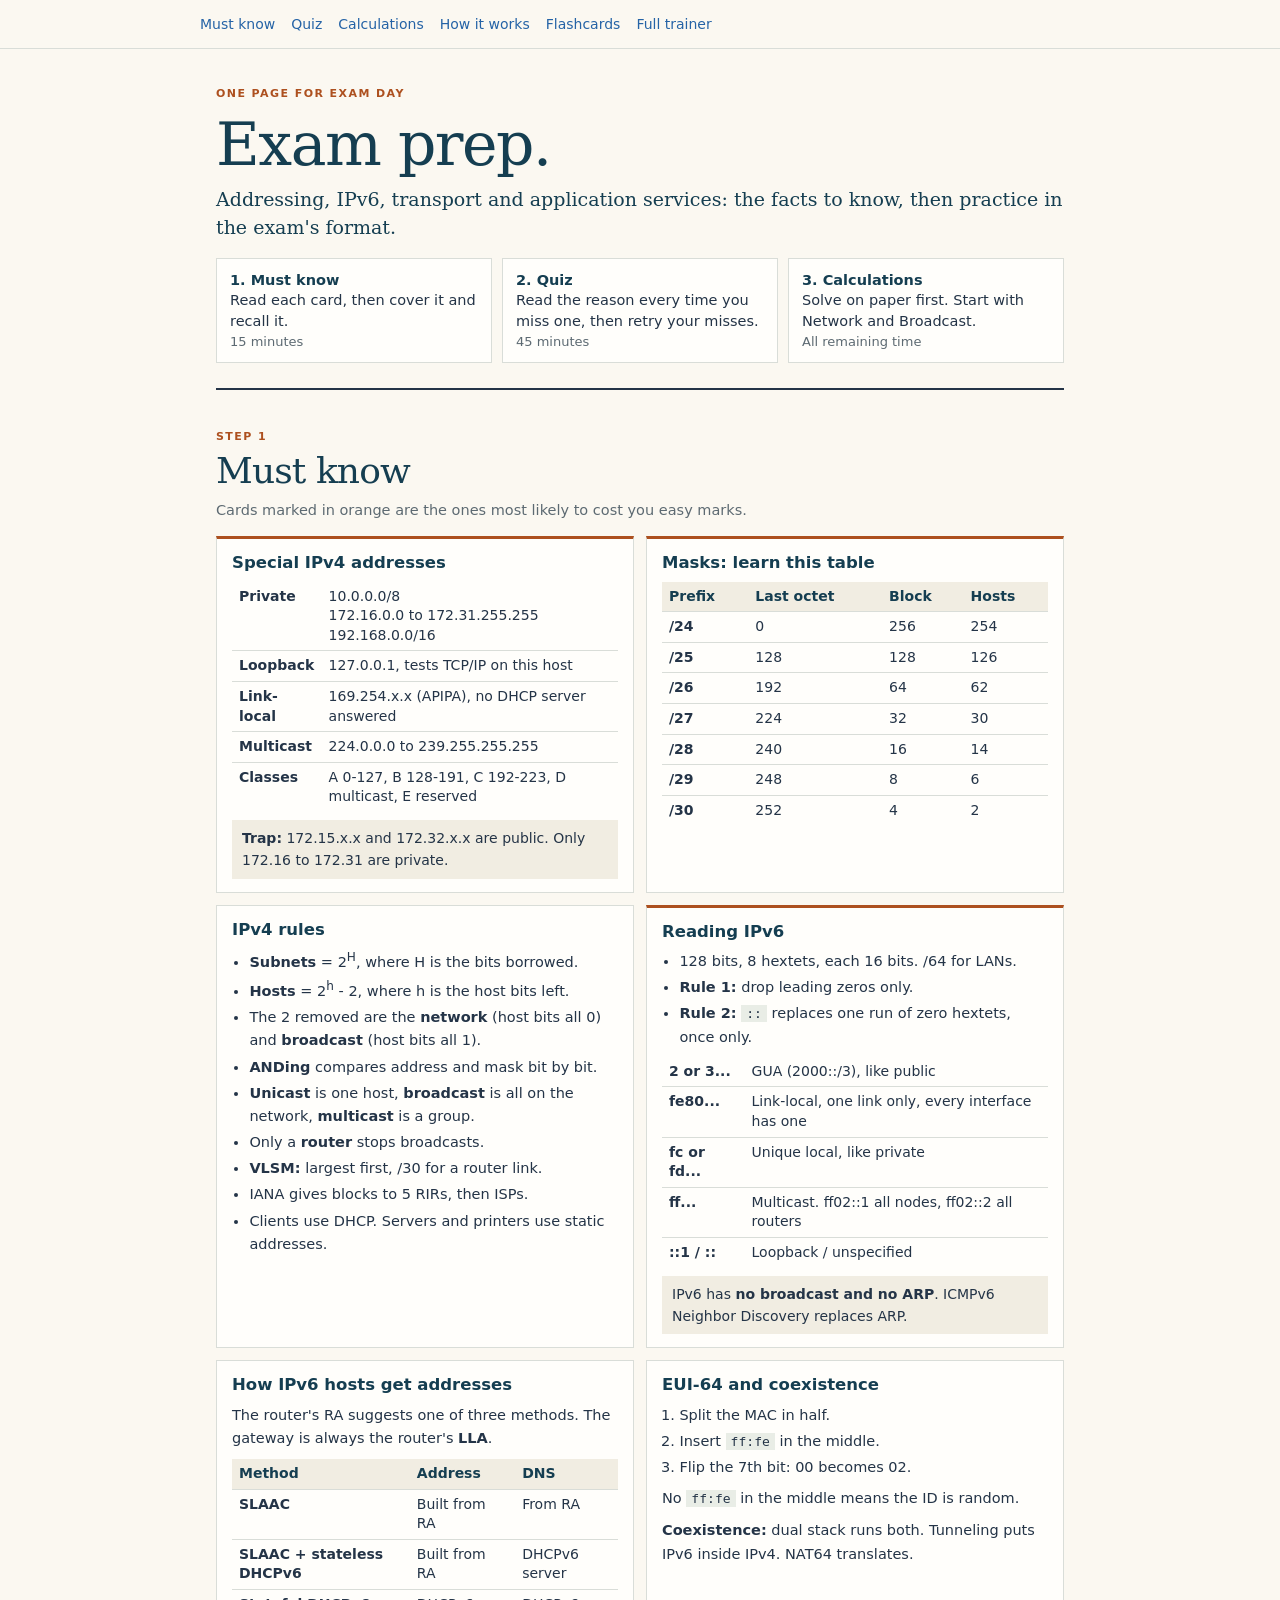
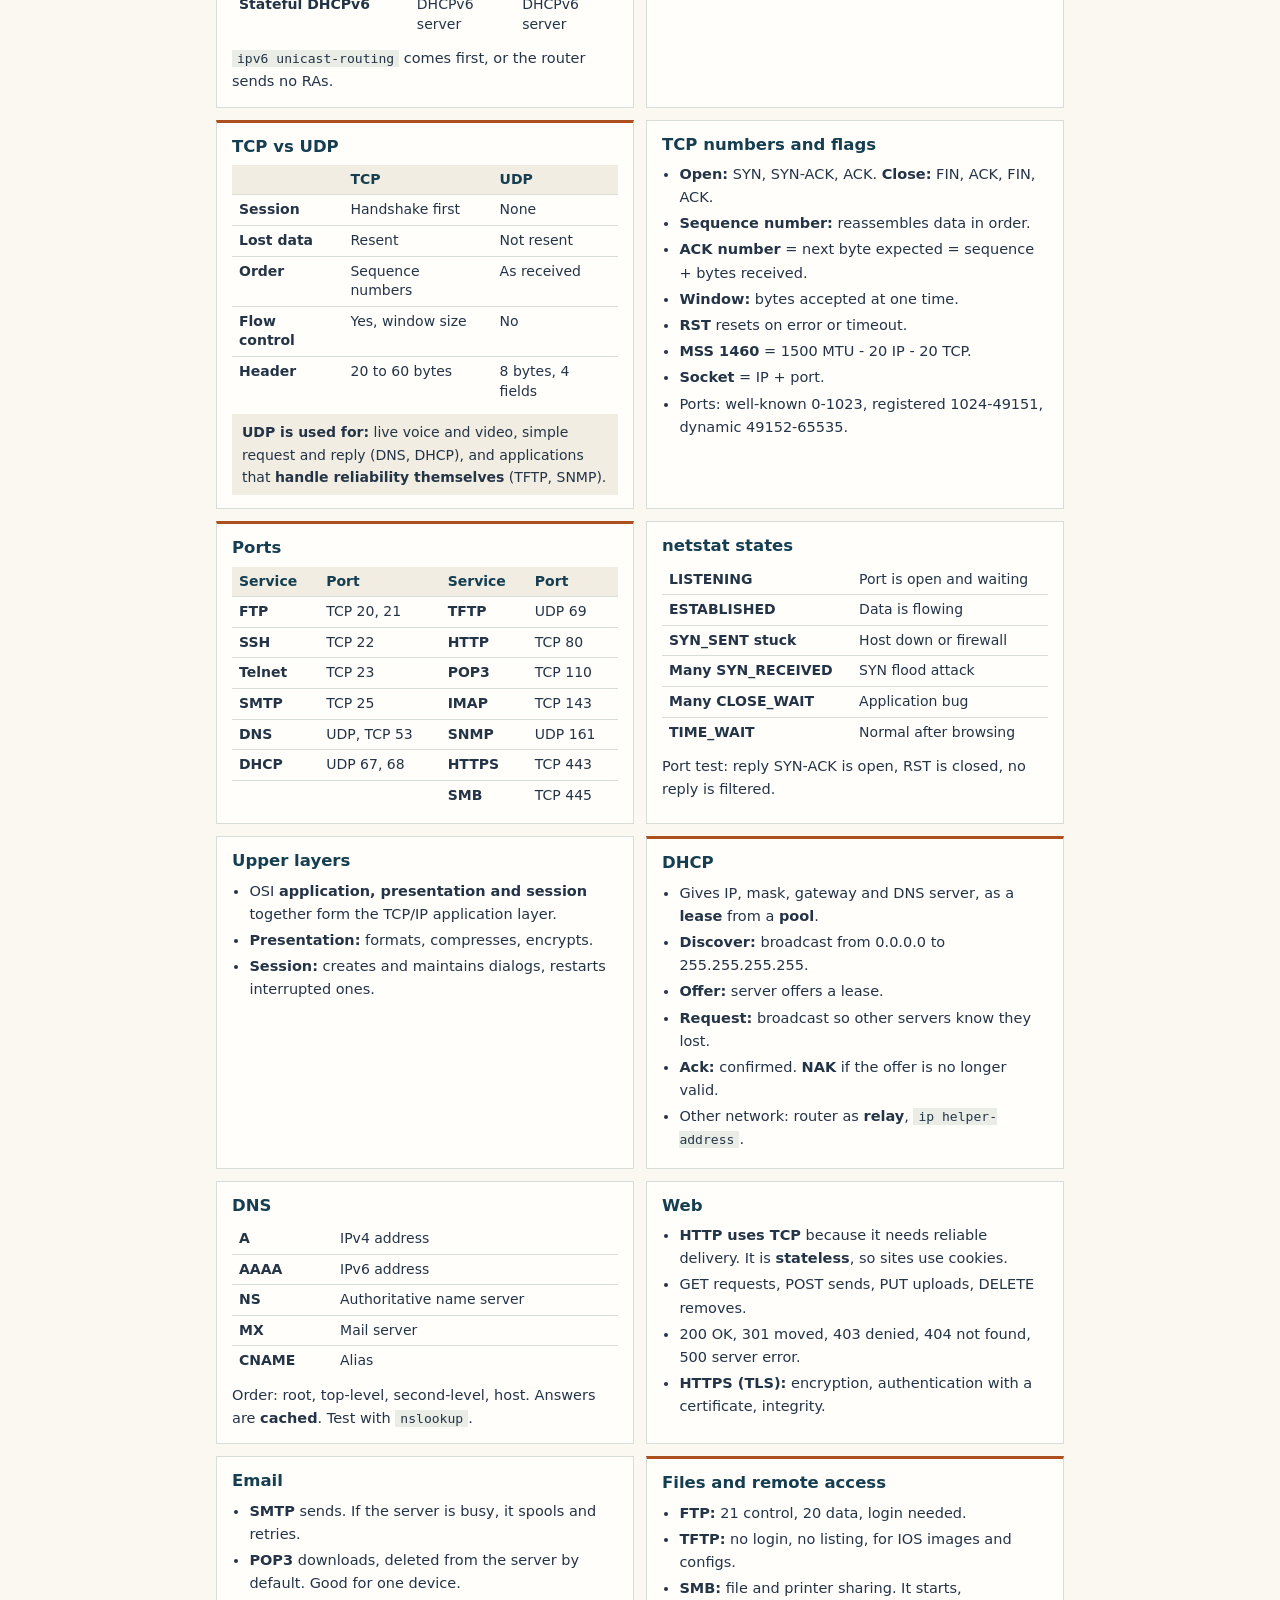
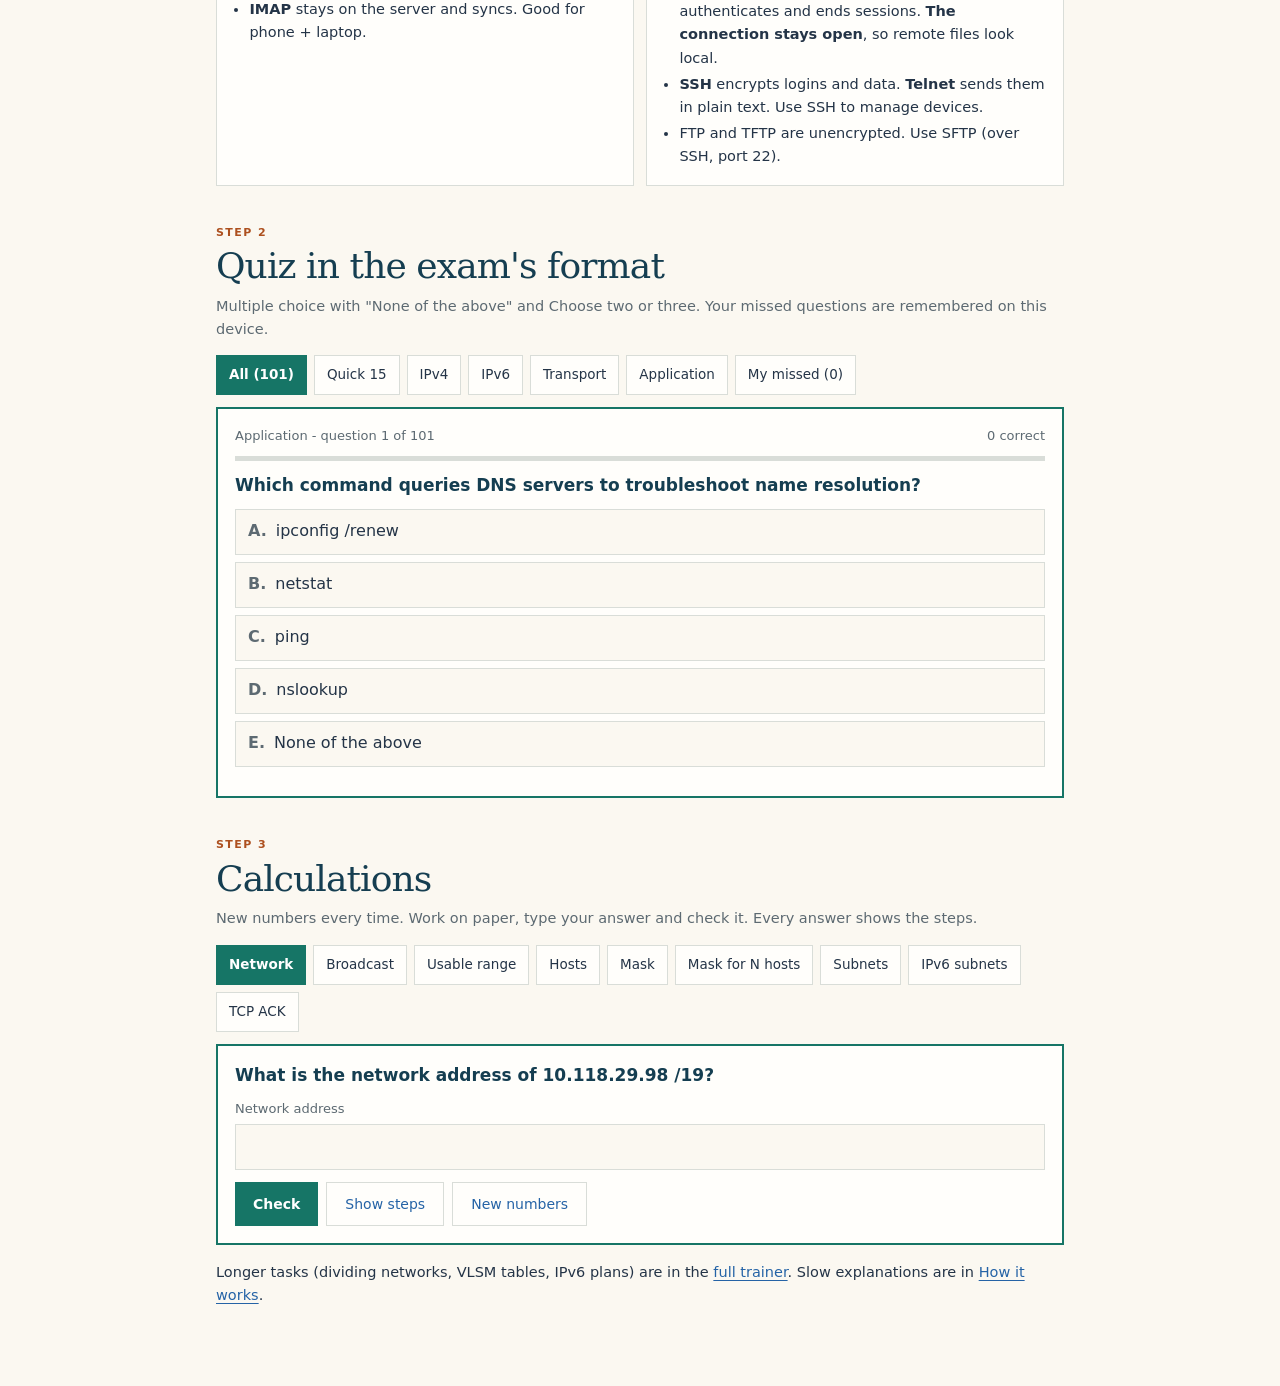
<file: exam-prep.html>
<!doctype html>
<html lang="en">
<head>
<meta charset="utf-8">
<meta name="viewport" content="width=device-width,initial-scale=1">
<title>Exam Prep</title>
<link rel="icon" href="data:image/svg+xml,%3Csvg xmlns=%22http://www.w3.org/2000/svg%22 viewBox=%220 0 32 32%22%3E%3Crect width=%2232%22 height=%2232%22 fill=%22%23167566%22/%3E%3Ctext x=%229%22 y=%2225%22 font-size=%2224%22 fill=%22%23fff%22%3EE%3C/text%3E%3C/svg%3E">
<style>
:root{color-scheme:light dark;--paper:#fbf8f1;--page:#fffefb;--ink:#243447;--head:#153e51;--muted:#5d6a72;--blue:#2563a6;--orange:#ad501f;--teal:#167566;--on:#fff;--line:#d9ddd8;--soft:#f1ede2;--code:#e9ede6;--ok:#15704a;--okbg:#dcf3e6;--bad:#a8331f;--badbg:#fbe3dc;--mono:'DejaVu Sans Mono',ui-monospace,Menlo,Consolas,monospace;--sans:'DejaVu Sans',system-ui,Arial,sans-serif;--serif:Georgia,'DejaVu Serif',serif}
@media(prefers-color-scheme:dark){:root{--paper:#14191f;--page:#1c232b;--ink:#e6e2d8;--head:#f0ead9;--muted:#a3adb4;--blue:#8dbdea;--orange:#e9a77a;--teal:#58bda9;--on:#0e1f1b;--line:#2f3943;--soft:#232b34;--code:#27313a;--ok:#74d6a4;--okbg:#17392a;--bad:#f2a08c;--badbg:#472219}}
*{box-sizing:border-box}html{scroll-behavior:smooth;scroll-padding-top:62px;-webkit-text-size-adjust:100%}
body{margin:0;background:var(--paper);color:var(--ink);font:16px/1.6 var(--sans)}
a{color:var(--blue);text-underline-offset:3px}
button,input{font:inherit;color:inherit}button{cursor:pointer}
:focus-visible{outline:3px solid #9366b4;outline-offset:2px}
code{font:.9em/1.4 var(--mono);background:var(--code);padding:1px 5px;overflow-wrap:anywhere}
.bar{position:sticky;top:0;z-index:5;padding:0 max(16px,calc(50% - 440px));background:var(--paper);border-bottom:1px solid var(--line);font-size:14px}
.bar nav{display:flex;gap:16px;overflow-x:auto;scrollbar-width:none}.bar nav::-webkit-scrollbar{display:none}.bar nav a{white-space:nowrap;text-decoration:none;padding:13px 0}
main{max-width:880px;margin:0 auto;padding:0 16px 70px}
.eyebrow{margin:0;font:bold 11px/1.6 var(--sans);letter-spacing:.13em;color:var(--orange)}
h1,h2{font-family:var(--serif);font-weight:500;color:var(--head);letter-spacing:-.025em}
h1{font-size:clamp(40px,8vw,60px);line-height:1.05;margin:10px 0 10px}
header.top{padding:36px 0 22px;border-bottom:2px solid var(--ink)}
.lead{font:19px/1.45 var(--serif);margin:0 0 14px;color:var(--head)}
.plan{margin:0;padding:0;list-style:none;display:grid;grid-template-columns:repeat(3,minmax(0,1fr));gap:10px}
.plan li{padding:11px 13px;background:var(--page);border:1px solid var(--line);font-size:14.5px;line-height:1.4}.plan b{display:block;color:var(--head)}.plan span{color:var(--muted);font-size:13px}
section{padding-top:38px}h2{font-size:clamp(28px,5vw,36px);line-height:1.15;margin:4px 0 8px}
h3{font:700 16.5px/1.35 var(--sans);color:var(--head);margin:0 0 7px}
p{margin:0 0 9px}.sub{color:var(--muted);font-size:14.5px;margin-bottom:14px}
ul,ol{margin:0 0 8px;padding-left:1.2em}li{margin:3px 0}
.sheet{display:grid;grid-template-columns:repeat(2,minmax(0,1fr));gap:12px}
.card{padding:13px 15px;background:var(--page);border:1px solid var(--line);font-size:14.5px;min-width:0}.card>:last-child{margin-bottom:0}
.card.hot{border-top:3px solid var(--orange)}
.tw{overflow-x:auto}table{border-collapse:collapse;width:100%;font-size:14px;line-height:1.4}th,td{padding:5px 7px;border-bottom:1px solid var(--line);text-align:left;vertical-align:top}th{background:var(--soft);color:var(--head)}tr:last-child td{border-bottom:0}td:first-child{font-weight:700}
.trap{padding:7px 10px;background:var(--soft);font-size:14px;margin-top:8px}
.chips{display:flex;flex-wrap:wrap;gap:7px;margin:0 0 12px}
.chip{min-height:40px;padding:6px 12px;background:var(--page);border:1px solid var(--line);font-size:13.5px}.chip[aria-pressed=true]{background:var(--teal);border-color:var(--teal);color:var(--on);font-weight:700}
.panel{padding:17px;background:var(--page);border:2px solid var(--teal)}
.meta{display:flex;justify-content:space-between;gap:10px;font-size:13px;color:var(--muted);margin-bottom:9px}
.progress{height:5px;background:var(--line);margin-bottom:12px}.progress i{display:block;height:100%;background:var(--teal);width:0}
.qt{font-size:17px;line-height:1.45;color:var(--head);font-weight:600;margin-bottom:12px;overflow-wrap:anywhere}
.opts{display:grid;gap:7px}
.opt{display:flex;gap:9px;width:100%;min-height:46px;padding:10px 12px;background:var(--paper);border:1px solid var(--line);text-align:left;line-height:1.4;overflow-wrap:anywhere}
.opt b{flex:0 0 auto;color:var(--muted)}.opt span{min-width:0}
.opt.sel{border:2px solid var(--blue);padding:9px 11px}
.opt.ok{background:var(--okbg);border:2px solid var(--ok);padding:9px 11px}
.opt.bad{background:var(--badbg);border:2px solid var(--bad);padding:9px 11px}
.opt:disabled{cursor:default;color:inherit}
.act{display:flex;flex-wrap:wrap;gap:8px;margin-top:12px}
.btn{min-height:44px;padding:9px 18px;background:var(--teal);color:var(--on);border:0;font-weight:700;font-size:14px}.btn:disabled{opacity:.45;cursor:default}
.btn.alt{background:transparent;color:var(--blue);border:1px solid var(--line);font-weight:400}
.fb{margin-top:12px;padding:10px 12px;background:var(--soft);font-size:15px}.fb b.y{color:var(--ok)}.fb b.n{color:var(--bad)}
.field{display:flex;flex-direction:column;gap:4px;font-size:13px;color:var(--muted);margin-bottom:9px}
.field input{min-height:46px;padding:8px 10px;background:var(--paper);border:1px solid var(--line);font:16px var(--mono);width:100%;min-width:0}
.field input.ok{border:2px solid var(--ok);background:var(--okbg)}.field input.bad{border:2px solid var(--bad);background:var(--badbg)}
.want{color:var(--bad);font:13px var(--mono);overflow-wrap:anywhere}
.steps{margin:12px 0 0;padding:11px 12px 11px 2em;background:var(--soft);font-size:15px}.steps li{margin:5px 0;overflow-wrap:anywhere}
[hidden]{display:none!important}
.more{font-size:14.5px;margin-top:16px}
@media(max-width:720px){.sheet{grid-template-columns:minmax(0,1fr)}.plan{grid-template-columns:minmax(0,1fr)}}
@media(prefers-reduced-motion:reduce){html{scroll-behavior:auto}}
</style>
</head>
<body>
<div class="bar"><nav aria-label="Sections"><a href="#sheet">Must know</a><a href="#quiz">Quiz</a><a href="#calc">Calculations</a><a href="how-it-works.html">How it works</a><a href="flashcards.html">Flashcards</a><a href="networks-juice.html#endterm">Full trainer</a></nav></div>
<main>
<header class="top">
  <p class="eyebrow">ONE PAGE FOR EXAM DAY</p>
  <h1>Exam prep.</h1>
  <p class="lead">Addressing, IPv6, transport and application services: the facts to know, then practice in the exam's format.</p>
  <ol class="plan">
    <li><b>1. Must know</b>Read each card, then cover it and recall it.<br><span>15 minutes</span></li>
    <li><b>2. Quiz</b>Read the reason every time you miss one, then retry your misses.<br><span>45 minutes</span></li>
    <li><b>3. Calculations</b>Solve on paper first. Start with Network and Broadcast.<br><span>All remaining time</span></li>
  </ol>
</header>

<section id="sheet">
  <p class="eyebrow">STEP 1</p>
  <h2>Must know</h2>
  <p class="sub">Cards marked in orange are the ones most likely to cost you easy marks.</p>
  <div class="sheet">
    <div class="card hot"><h3>Special IPv4 addresses</h3><div class="tw"><table><tbody>
      <tr><td>Private</td><td>10.0.0.0/8<br>172.16.0.0 to 172.31.255.255<br>192.168.0.0/16</td></tr>
      <tr><td>Loopback</td><td>127.0.0.1, tests TCP/IP on this host</td></tr>
      <tr><td>Link-local</td><td>169.254.x.x (APIPA), no DHCP server answered</td></tr>
      <tr><td>Multicast</td><td>224.0.0.0 to 239.255.255.255</td></tr>
      <tr><td>Classes</td><td>A 0-127, B 128-191, C 192-223, D multicast, E reserved</td></tr>
    </tbody></table></div><p class="trap"><strong>Trap:</strong> 172.15.x.x and 172.32.x.x are public. Only 172.16 to 172.31 are private.</p></div>

    <div class="card hot"><h3>Masks: learn this table</h3><div class="tw"><table><thead><tr><th>Prefix</th><th>Last octet</th><th>Block</th><th>Hosts</th></tr></thead><tbody>
      <tr><td>/24</td><td>0</td><td>256</td><td>254</td></tr>
      <tr><td>/25</td><td>128</td><td>128</td><td>126</td></tr>
      <tr><td>/26</td><td>192</td><td>64</td><td>62</td></tr>
      <tr><td>/27</td><td>224</td><td>32</td><td>30</td></tr>
      <tr><td>/28</td><td>240</td><td>16</td><td>14</td></tr>
      <tr><td>/29</td><td>248</td><td>8</td><td>6</td></tr>
      <tr><td>/30</td><td>252</td><td>4</td><td>2</td></tr>
    </tbody></table></div></div>

    <div class="card"><h3>IPv4 rules</h3><ul>
      <li><strong>Subnets</strong> = 2<sup>H</sup>, where H is the bits borrowed.</li>
      <li><strong>Hosts</strong> = 2<sup>h</sup> - 2, where h is the host bits left.</li>
      <li>The 2 removed are the <strong>network</strong> (host bits all 0) and <strong>broadcast</strong> (host bits all 1).</li>
      <li><strong>ANDing</strong> compares address and mask bit by bit.</li>
      <li><strong>Unicast</strong> is one host, <strong>broadcast</strong> is all on the network, <strong>multicast</strong> is a group.</li>
      <li>Only a <strong>router</strong> stops broadcasts.</li>
      <li><strong>VLSM:</strong> largest first, /30 for a router link.</li>
      <li>IANA gives blocks to 5 RIRs, then ISPs.</li>
      <li>Clients use DHCP. Servers and printers use static addresses.</li>
    </ul></div>

    <div class="card hot"><h3>Reading IPv6</h3><ul>
      <li>128 bits, 8 hextets, each 16 bits. /64 for LANs.</li>
      <li><strong>Rule 1:</strong> drop leading zeros only.</li>
      <li><strong>Rule 2:</strong> <code>::</code> replaces one run of zero hextets, once only.</li>
    </ul><div class="tw"><table><tbody>
      <tr><td>2 or 3...</td><td>GUA (2000::/3), like public</td></tr>
      <tr><td>fe80...</td><td>Link-local, one link only, every interface has one</td></tr>
      <tr><td>fc or fd...</td><td>Unique local, like private</td></tr>
      <tr><td>ff...</td><td>Multicast. ff02::1 all nodes, ff02::2 all routers</td></tr>
      <tr><td>::1 / ::</td><td>Loopback / unspecified</td></tr>
    </tbody></table></div><p class="trap">IPv6 has <strong>no broadcast and no ARP</strong>. ICMPv6 Neighbor Discovery replaces ARP.</p></div>

    <div class="card"><h3>How IPv6 hosts get addresses</h3><p>The router's RA suggests one of three methods. The gateway is always the router's <strong>LLA</strong>.</p><div class="tw"><table><thead><tr><th>Method</th><th>Address</th><th>DNS</th></tr></thead><tbody>
      <tr><td>SLAAC</td><td>Built from RA</td><td>From RA</td></tr>
      <tr><td>SLAAC + stateless DHCPv6</td><td>Built from RA</td><td>DHCPv6 server</td></tr>
      <tr><td>Stateful DHCPv6</td><td>DHCPv6 server</td><td>DHCPv6 server</td></tr>
    </tbody></table></div><p style="margin-top:8px"><code>ipv6 unicast-routing</code> comes first, or the router sends no RAs.</p></div>

    <div class="card"><h3>EUI-64 and coexistence</h3><ol>
      <li>Split the MAC in half.</li><li>Insert <code>ff:fe</code> in the middle.</li><li>Flip the 7th bit: 00 becomes 02.</li>
    </ol><p>No <code>ff:fe</code> in the middle means the ID is random.</p><p><strong>Coexistence:</strong> dual stack runs both. Tunneling puts IPv6 inside IPv4. NAT64 translates.</p></div>

    <div class="card hot"><h3>TCP vs UDP</h3><div class="tw"><table><thead><tr><th></th><th>TCP</th><th>UDP</th></tr></thead><tbody>
      <tr><td>Session</td><td>Handshake first</td><td>None</td></tr>
      <tr><td>Lost data</td><td>Resent</td><td>Not resent</td></tr>
      <tr><td>Order</td><td>Sequence numbers</td><td>As received</td></tr>
      <tr><td>Flow control</td><td>Yes, window size</td><td>No</td></tr>
      <tr><td>Header</td><td>20 to 60 bytes</td><td>8 bytes, 4 fields</td></tr>
    </tbody></table></div><p class="trap"><strong>UDP is used for:</strong> live voice and video, simple request and reply (DNS, DHCP), and applications that <strong>handle reliability themselves</strong> (TFTP, SNMP).</p></div>

    <div class="card"><h3>TCP numbers and flags</h3><ul>
      <li><strong>Open:</strong> SYN, SYN-ACK, ACK. <strong>Close:</strong> FIN, ACK, FIN, ACK.</li>
      <li><strong>Sequence number:</strong> reassembles data in order.</li>
      <li><strong>ACK number</strong> = next byte expected = sequence + bytes received.</li>
      <li><strong>Window:</strong> bytes accepted at one time.</li>
      <li><strong>RST</strong> resets on error or timeout.</li>
      <li><strong>MSS 1460</strong> = 1500 MTU - 20 IP - 20 TCP.</li>
      <li><strong>Socket</strong> = IP + port.</li>
      <li>Ports: well-known 0-1023, registered 1024-49151, dynamic 49152-65535.</li>
    </ul></div>

    <div class="card hot"><h3>Ports</h3><div class="tw"><table><thead><tr><th>Service</th><th>Port</th><th>Service</th><th>Port</th></tr></thead><tbody>
      <tr><td>FTP</td><td>TCP 20, 21</td><td><b>TFTP</b></td><td>UDP 69</td></tr>
      <tr><td>SSH</td><td>TCP 22</td><td><b>HTTP</b></td><td>TCP 80</td></tr>
      <tr><td>Telnet</td><td>TCP 23</td><td><b>POP3</b></td><td>TCP 110</td></tr>
      <tr><td>SMTP</td><td>TCP 25</td><td><b>IMAP</b></td><td>TCP 143</td></tr>
      <tr><td>DNS</td><td>UDP, TCP 53</td><td><b>SNMP</b></td><td>UDP 161</td></tr>
      <tr><td>DHCP</td><td>UDP 67, 68</td><td><b>HTTPS</b></td><td>TCP 443</td></tr>
      <tr><td></td><td></td><td><b>SMB</b></td><td>TCP 445</td></tr>
    </tbody></table></div></div>

    <div class="card"><h3>netstat states</h3><div class="tw"><table><tbody>
      <tr><td>LISTENING</td><td>Port is open and waiting</td></tr>
      <tr><td>ESTABLISHED</td><td>Data is flowing</td></tr>
      <tr><td>SYN_SENT stuck</td><td>Host down or firewall</td></tr>
      <tr><td>Many SYN_RECEIVED</td><td>SYN flood attack</td></tr>
      <tr><td>Many CLOSE_WAIT</td><td>Application bug</td></tr>
      <tr><td>TIME_WAIT</td><td>Normal after browsing</td></tr>
    </tbody></table></div><p style="margin-top:8px">Port test: reply SYN-ACK is open, RST is closed, no reply is filtered.</p></div>

    <div class="card"><h3>Upper layers</h3><ul>
      <li>OSI <strong>application, presentation and session</strong> together form the TCP/IP application layer.</li>
      <li><strong>Presentation:</strong> formats, compresses, encrypts.</li>
      <li><strong>Session:</strong> creates and maintains dialogs, restarts interrupted ones.</li>
    </ul></div>

    <div class="card hot"><h3>DHCP</h3><ul>
      <li>Gives IP, mask, gateway and DNS server, as a <strong>lease</strong> from a <strong>pool</strong>.</li>
      <li><strong>Discover:</strong> broadcast from 0.0.0.0 to 255.255.255.255.</li>
      <li><strong>Offer:</strong> server offers a lease.</li>
      <li><strong>Request:</strong> broadcast so other servers know they lost.</li>
      <li><strong>Ack:</strong> confirmed. <strong>NAK</strong> if the offer is no longer valid.</li>
      <li>Other network: router as <strong>relay</strong>, <code>ip helper-address</code>.</li>
    </ul></div>

    <div class="card"><h3>DNS</h3><div class="tw"><table><tbody>
      <tr><td>A</td><td>IPv4 address</td></tr>
      <tr><td>AAAA</td><td>IPv6 address</td></tr>
      <tr><td>NS</td><td>Authoritative name server</td></tr>
      <tr><td>MX</td><td>Mail server</td></tr>
      <tr><td>CNAME</td><td>Alias</td></tr>
    </tbody></table></div><p style="margin-top:8px">Order: root, top-level, second-level, host. Answers are <strong>cached</strong>. Test with <code>nslookup</code>.</p></div>

    <div class="card"><h3>Web</h3><ul>
      <li><strong>HTTP uses TCP</strong> because it needs reliable delivery. It is <strong>stateless</strong>, so sites use cookies.</li>
      <li>GET requests, POST sends, PUT uploads, DELETE removes.</li>
      <li>200 OK, 301 moved, 403 denied, 404 not found, 500 server error.</li>
      <li><strong>HTTPS (TLS):</strong> encryption, authentication with a certificate, integrity.</li>
    </ul></div>

    <div class="card"><h3>Email</h3><ul>
      <li><strong>SMTP</strong> sends. If the server is busy, it spools and retries.</li>
      <li><strong>POP3</strong> downloads, deleted from the server by default. Good for one device.</li>
      <li><strong>IMAP</strong> stays on the server and syncs. Good for phone + laptop.</li>
    </ul></div>

    <div class="card hot"><h3>Files and remote access</h3><ul>
      <li><strong>FTP:</strong> 21 control, 20 data, login needed.</li>
      <li><strong>TFTP:</strong> no login, no listing, for IOS images and configs.</li>
      <li><strong>SMB:</strong> file and printer sharing. It starts, authenticates and ends sessions. <strong>The connection stays open</strong>, so remote files look local.</li>
      <li><strong>SSH</strong> encrypts logins and data. <strong>Telnet</strong> sends them in plain text. Use SSH to manage devices.</li>
      <li>FTP and TFTP are unencrypted. Use SFTP (over SSH, port 22).</li>
    </ul></div>
  </div>
</section>

<section id="quiz">
  <p class="eyebrow">STEP 2</p>
  <h2>Quiz in the exam's format</h2>
  <p class="sub">Multiple choice with "None of the above" and Choose two or three. Your missed questions are remembered on this device.</p>
  <div class="chips" id="chips"></div>
  <div class="panel" id="qpanel">
    <div class="meta"><span id="qmeta"></span><span id="qscore"></span></div>
    <div class="progress"><i id="qbar"></i></div>
    <p class="qt" id="qtext"></p>
    <div class="opts" id="opts"></div>
    <div class="fb" id="fb" hidden></div>
    <div class="act"><button class="btn" id="check" type="button" hidden>Check</button><button class="btn" id="next" type="button" hidden>Next</button></div>
  </div>
  <div class="panel" id="done" hidden aria-live="polite"></div>
</section>

<section id="calc">
  <p class="eyebrow">STEP 3</p>
  <h2>Calculations</h2>
  <p class="sub">New numbers every time. Work on paper, type your answer and check it. Every answer shows the steps.</p>
  <div class="chips" id="dchips"></div>
  <div class="panel">
    <p class="qt" id="dtext"></p>
    <form id="dform" autocomplete="off"><div id="dfields"></div>
    <div class="act"><button class="btn" type="submit">Check</button><button class="btn alt" id="dshow" type="button">Show steps</button><button class="btn alt" id="dnew" type="button">New numbers</button></div></form>
    <div class="fb" id="dfb" hidden aria-live="polite"></div>
    <ol class="steps" id="dsteps" hidden></ol>
  </div>
  <p class="more">Longer tasks (dividing networks, VLSM tables, IPv6 plans) are in the <a href="networks-juice.html#endterm">full trainer</a>. Slow explanations are in <a href="how-it-works.html#calc">How it works</a>.</p>
</section>
</main>
<script>
'use strict';
(function () {
  const I = 'ipv4', V = 'ipv6', T = 'tr', A = 'app', NONE = 'None of the above';
  const NAMES = { ipv4: 'IPv4', ipv6: 'IPv6', tr: 'Transport', app: 'Application' };
  // [topic, question, correct answers, wrong answers, reason]
  const QS = [
    [I, 'Which process compares an IPv4 address with its subnet mask bit by bit to find the network portion?', ['ANDing'], ['VLSM', 'NAT', 'Encapsulation'], 'ANDing keeps a bit only when both the address and the mask have a 1.'],
    [I, 'What is the prefix length of the mask 255.255.255.240?', ['/28'], ['/26', '/27', '/29'], '240 is 11110000, so 24 + 4 = 28.'],
    [I, 'Which mask is the same as /29?', ['255.255.255.248'], ['255.255.255.240', '255.255.255.252', '255.255.255.224'], '/29 has 5 bits in the last octet: 128 + 64 + 32 + 16 + 8 = 248.'],
    [I, 'What is the prefix length of the mask 255.255.255.128?', [NONE], ['/24', '/26', '/27', '/28'], '128 is one bit in the last octet, so the prefix is /25, which is not listed.'],
    [I, 'How many usable host addresses does a /28 subnet have?', ['14'], ['16', '30', '6'], '4 host bits: 2^4 - 2 = 14.'],
    [I, 'How many usable host addresses does a /29 subnet have?', ['6'], ['8', '14', '2'], '3 host bits: 2^3 - 2 = 6.'],
    [I, 'Which three addresses are private? (RFC 1918)', ['10.200.1.1', '172.20.5.9', '192.168.77.3'], ['172.32.1.1', '11.0.0.1', '192.169.1.1'], '172.32 is past the 172.16 to 172.31 range. 11.x and 192.169.x are outside the private blocks.'],
    [I, 'Which two addresses are public?', ['172.15.8.1', '8.8.4.4'], ['172.16.8.1', '10.1.1.1', '192.168.4.4', '169.254.7.7'], '172.15 is just below the private range. The others are private or link-local.'],
    [I, 'A host sends a broadcast. Which hosts receive it?', ['All hosts on the local network'], ['One specific host', 'A specially defined group of hosts', 'All hosts on the Internet'], 'A broadcast reaches everyone in the broadcast domain, and routers stop it.'],
    [I, 'A packet is sent to the address 224.10.20.30. What type of transmission is this?', ['Multicast'], ['Unicast', 'Broadcast', 'Anycast'], '224.0.0.0 to 239.255.255.255 is the IPv4 multicast range.'],
    [I, 'A technician pings 127.0.0.1 on a PC. What does this test?', ['Whether TCP/IP works on that host'], ['Whether the default gateway is reachable', 'Whether DNS is working', 'Whether a remote server is online'], '127.0.0.1 is loopback, so the packet never leaves the host.'],
    [I, 'A Windows PC shows the address 169.254.33.7. What is the most likely cause?', ['It could not reach a DHCP server'], ['DNS failed', 'The gateway address is wrong', 'It has a static public address'], '169.254.x.x (APIPA) is self-assigned when no DHCP server answers.'],
    [I, 'Which device stops broadcasts from spreading?', ['Router'], ['Layer 2 switch', 'Access point', 'Repeater'], 'Switches forward broadcasts out all other ports. Each router interface is its own broadcast domain.'],
    [I, 'Which three are reasons to subnet a network?', ['It reduces overall traffic and improves performance', 'It allows security policies between subnets', 'It reduces the devices affected by abnormal broadcasts'], ['It makes broadcast domains larger', 'It removes the need for routers', 'It creates more public addresses'], 'Smaller broadcast domains mean less traffic and fewer affected devices.'],
    [I, 'In the formula for usable hosts, which two addresses are subtracted?', ['The address with all host bits 0', 'The address with all host bits 1'], ['The default gateway', 'The DNS server', 'The loopback address', 'The first usable address'], 'These are the network address and the broadcast address.'],
    [I, 'Which organization allocates blocks of addresses to the five RIRs?', ['IANA'], ['IEEE', 'ISO', 'ITU'], 'IANA gives blocks to RIRs, which give them to ISPs and organizations.'],
    [I, 'Which type of address should a company file server normally have?', ['A predictable static address'], ['A dynamic address from DHCP', 'An APIPA address', 'A loopback address'], 'Servers and peripherals need an address that does not change.'],
    [I, 'What is the network address of the host 192.168.9.201 /27?', ['192.168.9.192'], ['192.168.9.200', '192.168.9.128', '192.168.9.224'], 'Block 32. 201 rounds down to 192.'],
    [I, 'What is the broadcast address of the subnet containing 10.10.50.6 /22?', ['10.10.51.255'], ['10.10.50.255', '10.10.48.255', '10.10.55.255'], 'Block 4 in the 3rd octet. 50 is in 48 to 51, and the 4th octet becomes 255.'],
    [I, 'Which address can be assigned to a host in 192.168.30.64 /26?', ['192.168.30.100'], ['192.168.30.64', '192.168.30.127', '192.168.30.128'], 'Block 64: usable is .65 to .126. The .64 is the network, .127 the broadcast, and .128 is the next subnet.'],
    [I, 'The network 172.16.0.0 /16 is subnetted with a /20 mask. How many subnets are created?', ['16'], ['4', '8', '4094'], 'Borrowed bits = 20 - 16 = 4, and 2^4 = 16. (4094 is the hosts in each.)'],
    [I, 'What is the main purpose of VLSM?', ['To use different subnet sizes and reduce wasted addresses'], ['To make every subnet the same size', 'To remove the subnet mask', 'To speed up routers'], 'VLSM lets you subnet a subnet, so each segment gets only what it needs.'],
    [I, 'In VLSM, which prefix is used in the examples for a point-to-point router link?', ['/30'], ['/24', '/27', '/28'], 'A /30 gives exactly 2 usable addresses, one for each router.'],
    [I, 'The address 130.5.1.1 belonged to which legacy class?', ['Class B'], ['Class A', 'Class C', 'Class D'], 'Class B covered first octets 128 to 191.'],

    [V, 'How many bits are in an IPv6 address?', ['128'], ['32', '48', '64'], 'IPv6 addresses are 128 bits: 8 hextets of 16 bits.'],
    [V, 'Which three are categories of methods for IPv4 and IPv6 coexistence?', ['Dual stack', 'Tunneling', 'Translation'], ['VLSM', 'ANDing', 'Flooding'], 'Dual stack runs both, tunneling carries IPv6 inside IPv4, and NAT64 translates.'],
    [V, 'Which technique carries an IPv6 packet inside an IPv4 packet?', ['Tunneling'], ['Dual stack', 'NAT64', 'SLAAC'], 'The IPv6 packet is encapsulated inside IPv4.'],
    [V, 'Which is the correct compressed form of 2001:0db8:00ab:0000:0000:0000:0050:0001?', ['2001:db8:ab::50:1'], ['2001:db8:ab00::50:1', '2001:db8:ab::5:1', '2001:db8:ab:::50:1'], 'Drop leading zeros only. Trailing zeros stay, so 0050 becomes 50, and :: replaces the zero run.'],
    [V, 'Which is the full form of 2001:db8:c::34?', ['2001:0db8:000c:0000:0000:0000:0000:0034'], ['2001:0db8:c000:0000:0000:0000:0000:0034', '2001:0db8:000c:0000:0000:0000:0034', '2001:0db8:000c:0000:0000:0000:0000:3400'], 'Restore leading zeros and fill :: so there are 8 hextets.'],
    [V, 'Which two IPv6 addresses are invalid?', ['2001:db8::1::7', '2001:db8:abcg::1'], ['fe80::1', '2001:db8:0:1::5', '::1', 'ff02::2'], ':: may be used only once, and g is not a hex digit.'],
    [V, 'How can the hextet 0a00 be written with Rule 1?', ['a00'], ['a', 'a0', '0a'], 'Only leading zeros are removed.'],
    [V, 'What type of address is fe80::a1b2?', ['Link-local'], ['Global unicast', 'Unique local', 'Multicast'], 'fe80::/10 is link-local and is never routed.'],
    [V, 'What type of address is fd12:3456:789a::1?', ['Unique local'], ['Global unicast', 'Link-local', 'Anycast'], 'fc00::/7 covers fc and fd, and is like private addresses.'],
    [V, 'Which address is a global unicast address?', ['2a00:1450:4001::1'], ['fe80::1', 'fd00::1', 'ff02::1'], 'Currently assigned GUAs start with 2 or 3.'],
    [V, 'What does ff02::1 reach?', ['All nodes on the link'], ['All routers on the link', 'The local host only', 'The nearest server'], 'ff02::1 is all nodes and gives the same result as a broadcast. ff02::2 is all routers.'],
    [V, 'Which is the IPv6 loopback address?', ['::1'], ['::', 'fe80::1', 'ff02::1'], ':: means unspecified, and ::1 is loopback.'],
    [V, 'Which two statements about IPv6 are true?', ['IPv6 has no broadcast address', 'Every IPv6 interface must have a link-local address'], ['IPv6 uses ARP to find MAC addresses', 'Link-local addresses are routed on the Internet', ':: may be used many times in one address', 'Global addresses start with fe80'], 'Multicast replaces broadcast, and ICMPv6 Neighbor Discovery replaces ARP.'],
    [V, 'What is the recommended prefix length for an IPv6 LAN?', ['/64'], ['/24', '/48', '/128'], '/64 leaves a 64-bit interface ID.'],
    [V, 'Using SLAAC, where does a host get its default gateway address?', ['From the source address of the RA, the router\'s LLA'], ['From a stateful DHCPv6 server', 'From a DNS server', 'From its own MAC address'], 'The RA comes from the router\'s link-local address, which becomes the gateway.'],
    [V, 'With SLAAC and stateless DHCPv6, where does a host get its DNS server address?', ['From a stateless DHCPv6 server'], ['From ARP', 'From a root server', 'From the EUI-64 process'], 'The host builds its address with SLAAC and gets other information from the server.'],
    [V, 'Which method gives a host its GUA from a server that keeps track of it?', ['Stateful DHCPv6'], ['SLAAC', 'EUI-64', 'Neighbor Discovery'], 'Stateful DHCPv6 is similar to DHCP for IPv4.'],
    [V, 'Which command must come first so a Cisco router forwards IPv6 and sends RAs?', ['ipv6 unicast-routing'], ['ip routing', 'ipv6 enable-ra', 'no shutdown'], 'Without it, the router sends no RAs and SLAAC does not work.'],
    [V, 'What value does EUI-64 insert into the middle of the MAC address?', ['fffe'], ['ffff', 'fe80', '0000'], 'A 16-bit value of fffe goes in the middle, and the 7th bit is flipped.'],
    [V, 'What is the EUI-64 interface ID for the MAC 40:11:22:33:44:55?', ['4211:22ff:fe33:4455'], ['4011:22ff:fe33:4455', '4211:22fe:ff33:4455', '4211:2233:4455:fffe'], '40 = 01000000. Flipping the 7th bit gives 01000010 = 42.'],
    [V, 'How many /64 subnets fit in a /56?', ['256'], ['16', '64', '65,536'], '64 - 56 = 8 bits, and 2^8 = 256.'],
    [V, 'An interface ID has no ff:fe in the middle. How was it most likely created?', ['Randomly generated'], ['By the EUI-64 process', 'By ARP', 'By NAT64'], 'EUI-64 always places ff:fe in the middle.'],

    [T, 'Which layer is responsible for logical communication between applications on different hosts?', ['Transport'], ['Network', 'Data link', 'Physical'], 'The transport layer links applications to the lower layers.'],
    [T, 'Which TCP header field tells the sender the next byte the receiver expects?', ['Acknowledgment number'], ['Sequence number', 'Window size', 'Checksum'], 'The acknowledgment number confirms data and names the next byte expected.'],
    [T, 'Which TCP header field indicates how many bytes can be accepted at one time?', ['Window size'], ['Urgent', 'Header length', 'Source port'], 'Window size is used for flow control.'],
    [T, 'Which two fields are in the UDP header?', ['Length', 'Checksum'], ['Sequence number', 'Acknowledgment number', 'Window size', 'Control bits'], 'UDP has four fields: source port, destination port, length and checksum.'],
    [T, 'What is the size of a UDP header?', ['8 bytes'], ['4 bytes', '20 bytes', '40 bytes'], 'UDP has four 16-bit fields, so 8 bytes.'],
    [T, 'Which three statements describe TCP?', ['It establishes a session before sending data', 'It retransmits unacknowledged data', 'It supports flow control'], ['It has an 8-byte header', 'It does not acknowledge data', 'It passes data on in the order received'], 'TCP is connection-oriented and reliable. The wrong options describe UDP.'],
    [T, 'Which two statements describe UDP?', ['Data is rebuilt in the order it is received', 'Lost datagrams are not resent'], ['It uses a three-way handshake', 'It tracks sequence numbers', 'It adjusts a window size', 'It is connection-oriented'], 'UDP has no session, no acknowledgments and no ordering.'],
    [T, 'Which three commonly use UDP?', ['A live VoIP call', 'A DNS lookup', 'Getting an address with DHCP'], ['Remote login with SSH', 'Sending email with SMTP', 'Online banking transfers'], 'Live media and simple request and reply use UDP. The others need every byte.'],
    [T, 'Why must DHCP use UDP?', ['The client has no IP address yet, so no TCP session is possible'], ['UDP encrypts the address', 'UDP guarantees delivery', 'UDP is required by routers'], 'A host with no address cannot complete a handshake.'],
    [T, 'If an application over UDP needs error recovery, what must provide it?', ['The application itself'], ['The IP protocol', 'The switch', 'The UDP window'], 'UDP leaves reliability to applications such as TFTP.'],
    [T, 'Which application needs TCP so that a file is not corrupted?', ['Downloading a PDF document'], ['A live video stream', 'An online game position update', 'A DNS lookup'], 'A file with one missing byte is broken.'],
    [T, 'Which range contains dynamic (ephemeral) ports?', ['49152 to 65535'], ['0 to 1023', '1024 to 49151', '1 to 512'], 'The client OS picks these temporary source ports.'],
    [T, 'A client opens a web connection. Which ports does it normally use?', ['A dynamic source port and a well-known destination port'], ['A well-known source port and a dynamic destination port', 'The same well-known port on both sides', 'No port numbers'], 'The server listens on a well-known port, and the client picks a temporary one.'],
    [T, 'What makes up a socket?', ['An IP address and a port number'], ['A MAC address and a port number', 'An IP address and a MAC address', 'A sequence and acknowledgment number'], 'A socket pair is the two sockets of a conversation.'],
    [T, 'What is the order of the TCP three-way handshake?', ['SYN, SYN-ACK, ACK'], ['SYN, ACK, FIN', 'ACK, SYN, SYN-ACK', 'FIN, ACK, SYN'], 'The client requests, the server acknowledges and requests, and the client acknowledges.'],
    [T, 'Which three are functions of the three-way handshake?', ['It establishes that the destination is present', 'It verifies the destination has an active service on that port', 'It informs the destination a session is intended'], ['It encrypts the data', 'It assigns the client an IP address', 'It finds the MAC of the gateway'], 'The handshake checks that the other side exists and is ready.'],
    [T, 'Which TCP flag means the sender has no more data?', ['FIN'], ['SYN', 'URG', 'PSH'], 'FIN is used in session termination.'],
    [T, 'Which TCP flag resets a connection after an error or timeout?', ['RST'], ['ACK', 'SYN', 'FIN'], 'A closed port also replies with RST.'],
    [T, 'A segment has sequence number 5000 and carries 1200 bytes. What acknowledgment number confirms it?', ['6200'], ['5001', '6201', '1200'], '5000 + 1200 = 6200, the next byte expected.'],
    [T, 'What is a common TCP MSS over IPv4 on Ethernet?', ['1460 bytes'], ['1500 bytes', '1480 bytes', '65535 bytes'], '1500 - 20 (IP) - 20 (TCP) = 1460.'],
    [T, 'How many header bytes do IPv4 and UDP add together, at minimum?', ['28'], ['8', '20', '40'], '20 + 8 = 28. With TCP it would be 40.'],
    [T, 'A server shows thousands of connections in SYN_RECEIVED. What is the most likely cause?', ['A SYN flood attack'], ['A normal browsing session', 'A bug that leaves CLOSE_WAIT', 'A DNS failure'], 'The final ACK never arrives, so half-open connections pile up.'],
    [T, 'What does the LISTENING state in netstat mean?', ['A server application is waiting for connections on that port'], ['The connection is closing', 'Data is flowing', 'The client sent a SYN'], 'LISTENING means the port is open.'],
    [T, 'While testing a TCP port there is no reply at all. How is the port described?', ['Filtered'], ['Open', 'Closed', 'Established'], 'Open replies SYN-ACK, closed replies RST, and filtered gives no reply.'],

    [A, 'Which OSI layer formats, compresses and encrypts data?', ['Presentation'], ['Session', 'Transport', 'Network'], 'Examples are JPEG and MPEG.'],
    [A, 'Which OSI layer creates and maintains dialogs and restarts interrupted ones?', ['Session'], ['Presentation', 'Transport', 'Physical'], 'The session layer manages conversations between applications.'],
    [A, 'Which TCP/IP layer includes the functions of the OSI session and presentation layers?', ['Application'], ['Transport', 'Internet', 'Network access'], 'TCP/IP has no separate session or presentation layer.'],
    [A, 'What is the order of the DHCP messages?', ['Discover, Offer, Request, Ack'], ['Offer, Discover, Ack, Request', 'Request, Offer, Discover, Ack', 'Discover, Request, Offer, Ack'], 'Remember DORA.'],
    [A, 'What are the source and destination of a DHCP Discover?', ['From 0.0.0.0 to 255.255.255.255'], ['From 127.0.0.1 to 224.0.0.1', 'From 169.254.0.1 to the gateway', 'From the gateway to 0.0.0.0'], 'The client has no address and does not know the server.'],
    [A, 'Why is a DHCP Request broadcast?', ['So other DHCP servers know their offers were declined'], ['So the router can learn the MAC', 'Because TCP needs it', 'So DNS can register the name'], 'Several servers may have made offers.'],
    [A, 'Which three items can a DHCP server provide to a client?', ['An IPv4 address', 'A default gateway', 'A DNS server address'], ['The client\'s MAC address', 'A list of root servers', 'The client\'s port numbers'], 'DHCP also gives the subnet mask.'],
    [A, 'What does a DHCP server send if an offer is no longer valid?', ['DHCPNAK'], ['DHCPDISCOVER', 'DHCPOFFER', 'DHCPRELEASE'], 'DHCPACK confirms, and DHCPNAK refuses.'],
    [A, 'How can a client reach a DHCP server in another network?', ['A router is configured as a relay agent with ip helper-address'], ['Routers forward all broadcasts by default', 'The client uses DNS to find the server', 'The switch tunnels the request'], 'Routers do not forward broadcasts without this.'],
    [A, 'Which port does a DHCP server use?', ['UDP 67'], ['UDP 68', 'TCP 67', 'TCP 53'], 'The server uses 67 and the client uses 68.'],
    [A, 'Which DNS record holds the IPv6 address of a host?', ['AAAA'], ['A', 'NS', 'MX'], 'Quad-A records are for IPv6.'],
    [A, 'Which DNS record holds the IPv4 address of a host?', [NONE], ['AAAA', 'MX', 'NS', 'CNAME'], 'That is the A record, which is not listed.'],
    [A, 'Which DNS record is an alias for another name?', ['CNAME'], ['MX', 'NS', 'AAAA'], 'CNAME means canonical name.'],
    [A, 'Which is the order of the DNS hierarchy from the top?', ['Root, top-level domain, second-level domain, host'], ['Host, root, second-level domain, top-level domain', 'Top-level domain, root, host, second-level domain', 'Second-level domain, top-level domain, root, host'], 'Each server handles its own zone.'],
    [A, 'Which command queries DNS servers to troubleshoot name resolution?', ['nslookup'], ['netstat', 'ping', 'ipconfig /renew'], 'It first shows the default DNS server.'],
    [A, 'Why does a DNS server cache answers?', ['So the next query for the same name is faster'], ['To encrypt the query', 'To assign IP addresses', 'To replace the root servers'], 'Cached answers do not need another search.'],
    [A, 'Which HTTP method sends form data to a server?', ['POST'], ['GET', 'DELETE', 'HEAD'], 'GET requests data and POST sends it.'],
    [A, 'Which status code means the resource does not exist?', ['404'], ['200', '301', '403'], '403 means access is denied.'],
    [A, 'HTTP is stateless. What do sites use to remember a user?', ['Cookies'], ['Port numbers', 'MAC addresses', 'TTL values'], 'Stateless means each request stands alone.'],
    [A, 'Which three does HTTPS add to HTTP?', ['Encryption', 'Authentication of the server', 'Integrity of the data'], ['Faster page loading', 'Transport over UDP 80', 'Automatic IP addressing'], 'TLS provides all three, with a certificate proving identity.'],
    [A, 'Which port does HTTPS use by default?', [NONE], ['TCP 80', 'TCP 8080', 'TCP 110', 'TCP 25'], 'HTTPS uses TCP 443, which is not listed.'],
    [A, 'Why does a web browser use TCP to get a page?', ['HTTP requires reliable delivery'], ['TCP is the fastest protocol', 'Web data can tolerate errors', 'HTTP has no port number'], 'A page must arrive complete and in order.'],
    [A, 'What does SMTP do if the destination mail server is busy?', ['Spools the message and tries again later'], ['Deletes the message', 'Switches to POP3', 'Sends it with UDP'], 'Email is store-and-forward.'],
    [A, 'A user has one offline PC and little mail server space. Which protocol fits best?', ['POP3'], ['IMAP', 'SMTP', 'TFTP'], 'POP3 downloads messages and removes them from the server by default.'],
    [A, 'A user deletes an email in IMAP on a phone. What happens?', ['It is deleted on every device'], ['It stays on the laptop', 'It moves to POP3', 'It is sent again'], 'The server synchronizes every change.'],
    [A, 'Which two ports does FTP use?', ['TCP 20', 'TCP 21'], ['UDP 69', 'TCP 22', 'TCP 110', 'TCP 445'], '21 is control and 20 is data.'],
    [A, 'An engineer copies an IOS image to a router with no login. Which protocol is used?', ['TFTP'], ['SMTP', 'SMB', 'IMAP'], 'TFTP uses UDP 69, with no login and no directory listing.'],
    [A, 'Which two statements describe SMB?', ['It starts, authenticates and ends sessions', 'Its connection stays open, so remote files look local'], ['It uses UDP port 69', 'It is used only to send email', 'It runs over FTP', 'It cannot control access to files'], 'SMB shares files and printers over TCP 445.'],
    [A, 'A user opens a shared department folder as a network drive. Which protocol is used?', ['SMB'], ['TFTP', 'DHCP', 'SMTP'], 'SMB is for sharing files and printers.'],
    [A, 'Why should an administrator avoid Telnet for managing routers?', ['Logins and data are sent in plain text'], ['It cannot use TCP', 'It only works on a console cable', 'It requires DHCP'], 'SSH encrypts them and uses TCP 22.'],
    [A, 'Which protocol is a secure replacement for FTP?', ['SFTP'], ['TFTP', 'Telnet', 'POP3'], 'SFTP runs over SSH on TCP 22.']
  ].map((r, i) => ({ id: i, topic: r[0], q: r[1], right: r[2], wrong: r[3], why: r[4] }));

  const $ = id => document.getElementById(id);
  const shuffle = list => { const a = list.slice(); for (let i = a.length - 1; i > 0; i--) { const j = Math.floor(Math.random() * (i + 1)); [a[i], a[j]] = [a[j], a[i]]; } return a; };
  const KEY = 'cn-prep-missed';
  let missed = new Set();
  try { missed = new Set(JSON.parse(localStorage.getItem(KEY) || '[]').filter(n => QS[n])); } catch (e) { missed = new Set(); }
  const saveMissed = () => { try { localStorage.setItem(KEY, JSON.stringify([...missed])); } catch (e) { /* progress is optional */ } };

  const SETS = [
    ['all', () => 'All (' + QS.length + ')', () => shuffle(QS)],
    ['q15', () => 'Quick 15', () => shuffle(QS).slice(0, 15)],
    [I, () => 'IPv4', () => shuffle(QS.filter(q => q.topic === I))],
    [V, () => 'IPv6', () => shuffle(QS.filter(q => q.topic === V))],
    [T, () => 'Transport', () => shuffle(QS.filter(q => q.topic === T))],
    [A, () => 'Application', () => shuffle(QS.filter(q => q.topic === A))],
    ['miss', () => 'My missed (' + missed.size + ')', () => shuffle(QS.filter(q => missed.has(q.id)))]
  ];
  let queue = [], pos = 0, score = 0, active = 'all', roundMissed = [], chosen = new Set(), current = null, buttons = [];

  function drawChips() {
    $('chips').replaceChildren(...SETS.map(([id, label, build]) => {
      const b = document.createElement('button');
      b.type = 'button'; b.className = 'chip'; b.textContent = label(); b.setAttribute('aria-pressed', String(id === active));
      b.addEventListener('click', () => { active = id; start(build()); });
      return b;
    }));
  }

  function start(list) { queue = list; pos = 0; score = 0; roundMissed = []; $('done').hidden = true; $('qpanel').hidden = false; drawChips(); if (!queue.length) { finishEmpty(); return; } show(); }
  function finishEmpty() { $('qpanel').hidden = true; const d = $('done'); d.hidden = false; const p = document.createElement('p'); p.textContent = 'Nothing missed yet. Do some questions first.'; d.replaceChildren(p); }

  function show() {
    current = queue[pos]; chosen = new Set();
    const many = current.right.length > 1;
    let opts = shuffle(current.right.concat(current.wrong).filter(o => o !== NONE));
    if (!many) opts.push(NONE);
    $('qmeta').textContent = NAMES[current.topic] + ' - question ' + (pos + 1) + ' of ' + queue.length;
    $('qscore').textContent = score + ' correct';
    $('qbar').style.width = (pos / queue.length * 100) + '%';
    $('qtext').textContent = current.q + (many ? ' (Choose ' + (current.right.length === 2 ? 'two' : 'three') + '.)' : '');
    $('fb').hidden = true; $('next').hidden = true; $('check').hidden = !many; $('check').disabled = true;
    buttons = opts.map((text, i) => {
      const b = document.createElement('button'), l = document.createElement('b'), s = document.createElement('span');
      b.type = 'button'; b.className = 'opt'; l.textContent = 'ABCDEF'[i] + '.'; s.textContent = text; b.append(l, s); b.dataset.value = text;
      b.addEventListener('click', () => pick(b, many));
      return b;
    });
    $('opts').replaceChildren(...buttons);
  }

  function pick(b, many) {
    if (!many) { chosen = new Set([b.dataset.value]); grade(); return; }
    const v = b.dataset.value;
    if (chosen.has(v)) { chosen.delete(v); b.classList.remove('sel'); }
    else if (chosen.size < current.right.length) { chosen.add(v); b.classList.add('sel'); }
    $('check').disabled = chosen.size !== current.right.length;
  }

  function grade() {
    const ok = current.right.length === chosen.size && current.right.every(r => chosen.has(r));
    buttons.forEach(b => { b.disabled = true; b.classList.remove('sel'); if (current.right.includes(b.dataset.value)) b.classList.add('ok'); else if (chosen.has(b.dataset.value)) b.classList.add('bad'); });
    if (ok) { score++; missed.delete(current.id); } else { missed.add(current.id); roundMissed.push(current); }
    saveMissed();
    const mark = document.createElement('b'); mark.className = ok ? 'y' : 'n'; mark.textContent = ok ? 'Correct. ' : 'Not quite. ';
    $('fb').replaceChildren(mark, current.why); $('fb').hidden = false;
    $('qscore').textContent = score + ' correct';
    $('check').hidden = true; $('next').hidden = false; $('next').textContent = pos + 1 < queue.length ? 'Next' : 'See result'; $('next').focus({ preventScroll: true });
    drawChips();
  }

  function finish() {
    $('qpanel').hidden = true; const d = $('done'); d.hidden = false;
    const h = document.createElement('h3'), p = document.createElement('p');
    h.textContent = score + ' of ' + queue.length + ' correct (' + Math.round(score / queue.length * 100) + '%)';
    const worst = {}; roundMissed.forEach(q => { worst[q.topic] = (worst[q.topic] || 0) + 1; });
    const parts = Object.keys(worst).sort((a, b) => worst[b] - worst[a]).map(t => NAMES[t] + ': ' + worst[t]);
    p.textContent = parts.length ? 'Missed by topic. ' + parts.join(', ') + '.' : 'No misses in this round.';
    const act = document.createElement('div'); act.className = 'act';
    if (roundMissed.length) { const r = document.createElement('button'); r.type = 'button'; r.className = 'btn'; r.textContent = 'Retry the ' + roundMissed.length + ' I missed'; const again = shuffle(roundMissed); r.addEventListener('click', () => start(again)); act.append(r); }
    const n = document.createElement('button'); n.type = 'button'; n.className = 'btn alt'; n.textContent = 'Quick 15'; n.addEventListener('click', () => { active = 'q15'; start(SETS[1][2]()); }); act.append(n);
    d.replaceChildren(h, p, act); drawChips();
  }

  $('check').addEventListener('click', grade);
  $('next').addEventListener('click', () => { pos++; if (pos < queue.length) show(); else finish(); });

  // ---------- Calculations ----------
  const R = (a, b) => a + Math.floor(Math.random() * (b - a + 1));
  const toInt = o => o[0] * 16777216 + o[1] * 65536 + o[2] * 256 + o[3];
  const fmt = n => [16777216, 65536, 256, 1].map(d => Math.floor(n / d) % 256).join('.');
  const maskOf = p => [0, 1, 2, 3].map(i => 256 - 2 ** (8 - Math.min(8, Math.max(0, p - 8 * i)))).join('.');
  function randIp() { const kind = R(0, 2); return kind === 0 ? [10, R(0, 255), R(0, 255), R(1, 254)] : kind === 1 ? [172, R(16, 31), R(0, 255), R(1, 254)] : [192, 168, R(0, 255), R(1, 254)]; }
  function solve(ip, p) {
    const idx = Math.floor((p - 1) / 8), inOct = p - idx * 8, block = 2 ** (8 - inOct), val = ip[idx], start = Math.floor(val / block) * block, size = 2 ** (32 - p), net = Math.floor(toInt(ip) / size) * size;
    return { idx, inOct, block, val, start, end: start + block - 1, net, bc: net + size - 1 };
  }
  const lineStep = (p, s) => '/' + p + ' = ' + (s.idx * 8) + ' + ' + s.inOct + ', so the line is ' + s.inOct + ' bit' + (s.inOct > 1 ? 's' : '') + ' into octet ' + (s.idx + 1) + '. Block size = ' + s.block + '.';
  const roundStep = s => 'In octet ' + (s.idx + 1) + ', ' + s.val + ' falls in the block ' + s.start + ' to ' + s.end + '.';
  const groups = [
    ['network', 'Network', () => { const ip = randIp(), p = R(17, 30), s = solve(ip, p); return { data: { ip: ip.join('.'), p }, text: 'What is the network address of ' + ip.join('.') + ' /' + p + '?', fields: [['Network address', fmt(s.net)]], steps: [lineStep(p, s), roundStep(s), 'Copy octets left of the line, use ' + s.start + ' in octet ' + (s.idx + 1) + ', and 0 in any octet to the right.'] }; }],
    ['broadcast', 'Broadcast', () => { const ip = randIp(), p = R(17, 30), s = solve(ip, p); return { data: { ip: ip.join('.'), p }, text: 'What is the broadcast address of the subnet containing ' + ip.join('.') + ' /' + p + '?', fields: [['Broadcast address', fmt(s.bc)]], steps: [lineStep(p, s), roundStep(s), 'Copy octets left of the line, use ' + s.end + ' in octet ' + (s.idx + 1) + ', and 255 in any octet to the right.'] }; }],
    ['range', 'Usable range', () => { const ip = randIp(), p = R(17, 30), s = solve(ip, p); return { data: { ip: ip.join('.'), p }, text: 'What is the usable address range for ' + ip.join('.') + ' /' + p + '?', fields: [['First usable', fmt(s.net + 1)], ['Last usable', fmt(s.bc - 1)]], steps: [lineStep(p, s), roundStep(s), 'Network is ' + fmt(s.net) + ' and broadcast is ' + fmt(s.bc) + '.', 'First usable = network + 1. Last usable = broadcast - 1.'] }; }],
    ['hosts', 'Hosts', () => { const p = R(18, 30), h = 32 - p; return { data: { p }, text: 'How many usable hosts does a /' + p + ' subnet have?', fields: [['Usable hosts', String(2 ** h - 2)]], steps: ['Host bits = 32 - ' + p + ' = ' + h + '.', '2^' + h + ' - 2 = ' + (2 ** h - 2) + '.'] }; }],
    ['mask', 'Mask', () => { const p = R(17, 30), toMask = R(0, 1) === 0, m = maskOf(p); const inOct = p - Math.floor((p - 1) / 8) * 8, oct = Math.floor((p - 1) / 8) + 1, value = 256 - 2 ** (8 - inOct); const steps = ['/' + p + ' = ' + ((oct - 1) * 8) + ' + ' + inOct + ', so octet ' + oct + ' has ' + inOct + ' network bit' + (inOct > 1 ? 's' : '') + '.', inOct + ' bit' + (inOct > 1 ? 's' : '') + ' in one octet has the value ' + value + '. Octets before it are 255, and octets after it are 0.', m + ' is /' + p + '.']; return toMask ? { data: { p }, text: 'Write /' + p + ' as a subnet mask.', fields: [['Subnet mask', m]], steps } : { data: { p }, text: 'What is the prefix length of ' + m + '?', fields: [['Prefix', '/' + p]], steps }; }],
    ['need', 'Mask for N hosts', () => { const n = R(3, 2000); let h = 2; while (2 ** h - 2 < n) h++; return { data: { n }, text: 'Which prefix gives the smallest subnet for at least ' + n + ' hosts?', fields: [['Prefix', '/' + (32 - h)]], steps: ['2^' + (h - 1) + ' - 2 = ' + (2 ** (h - 1) - 2) + ' is too few.', '2^' + h + ' - 2 = ' + (2 ** h - 2) + ' is enough, so ' + h + ' host bits.', 'Prefix = 32 - ' + h + ' = ' + (32 - h) + '.'] }; }],
    ['subnets', 'Subnets', () => { const p1 = [16, 20, 22, 24][R(0, 3)], p2 = p1 + R(2, 6); return { data: { p1, p2 }, text: 'A /' + p1 + ' network is subnetted with a /' + p2 + ' mask. How many subnets are created?', fields: [['Subnets', String(2 ** (p2 - p1))]], steps: ['Borrowed bits = ' + p2 + ' - ' + p1 + ' = ' + (p2 - p1) + '.', '2^' + (p2 - p1) + ' = ' + (2 ** (p2 - p1)) + '. There is no minus 2 for subnets.'] }; }],
    ['v6', 'IPv6 subnets', () => { const p = [48, 52, 56, 60][R(0, 3)]; return { data: { p }, text: 'How many /64 subnets fit in a /' + p + '?', fields: [['Subnets', String(2 ** (64 - p))]], steps: ['Subnet bits = 64 - ' + p + ' = ' + (64 - p) + '.', '2^' + (64 - p) + ' = ' + (2 ** (64 - p)).toLocaleString('en-US') + '.'] }; }],
    ['ack', 'TCP ACK', () => { const seq = R(1, 90) * 100 + 1, bytes = R(2, 14) * 100; return { data: { seq, bytes }, text: 'A TCP segment has sequence number ' + seq + ' and carries ' + bytes + ' bytes. What is the acknowledgment number?', fields: [['ACK number', String(seq + bytes)]], steps: ['ACK = sequence + bytes received.', seq + ' + ' + bytes + ' = ' + (seq + bytes) + ', the next byte expected.'] }; }]
  ];
  const clean = v => v.trim().toLowerCase().replace(/[\s,]/g, '').replace(/^\//, '');
  let drillKind = 'network', drill = null, inputs = [];

  function drawDrillChips() {
    $('dchips').replaceChildren(...groups.map(([id, label]) => {
      const b = document.createElement('button');
      b.type = 'button'; b.className = 'chip'; b.textContent = label; b.setAttribute('aria-pressed', String(id === drillKind));
      b.addEventListener('click', () => { drillKind = id; drawDrillChips(); newDrill(); });
      return b;
    }));
  }
  function newDrill() {
    drill = groups.find(g => g[0] === drillKind)[2]();
    $('dtext').textContent = drill.text; $('dfb').hidden = true; $('dsteps').hidden = true;
    inputs = drill.fields.map(([label]) => { const i = document.createElement('input'); i.type = 'text'; i.spellcheck = false; i.setAttribute('autocapitalize', 'off'); i.setAttribute('aria-label', label); return i; });
    $('dfields').replaceChildren(...inputs.map((input, n) => { const l = document.createElement('label'), s = document.createElement('span'); l.className = 'field'; s.textContent = drill.fields[n][0]; l.append(s, input); return l; }));
  }
  function showSteps() { $('dsteps').replaceChildren(...drill.steps.map(t => { const li = document.createElement('li'); li.textContent = t; return li; })); $('dsteps').hidden = false; }
  $('dform').addEventListener('submit', e => {
    e.preventDefault();
    let good = 0; const wanted = [];
    inputs.forEach((input, n) => { const ans = drill.fields[n][1], ok = clean(input.value) === clean(ans); input.classList.toggle('ok', ok); input.classList.toggle('bad', !ok); if (ok) good++; else wanted.push(drill.fields[n][0] + ': ' + ans); });
    const m = document.createElement('b'), all = good === inputs.length; m.className = all ? 'y' : 'n'; m.textContent = all ? 'Correct. ' : 'Answer. ';
    $('dfb').replaceChildren(m, all ? 'Press New numbers and do another.' : wanted.join(', ')); $('dfb').hidden = false; showSteps();
  });
  $('dshow').addEventListener('click', showSteps);
  $('dnew').addEventListener('click', newDrill);

  window.ExamPrep = { QS, groups, NONE };
  drawChips(); start(shuffle(QS)); drawDrillChips(); newDrill();
})();
</script>
</body>
</html>
</file>
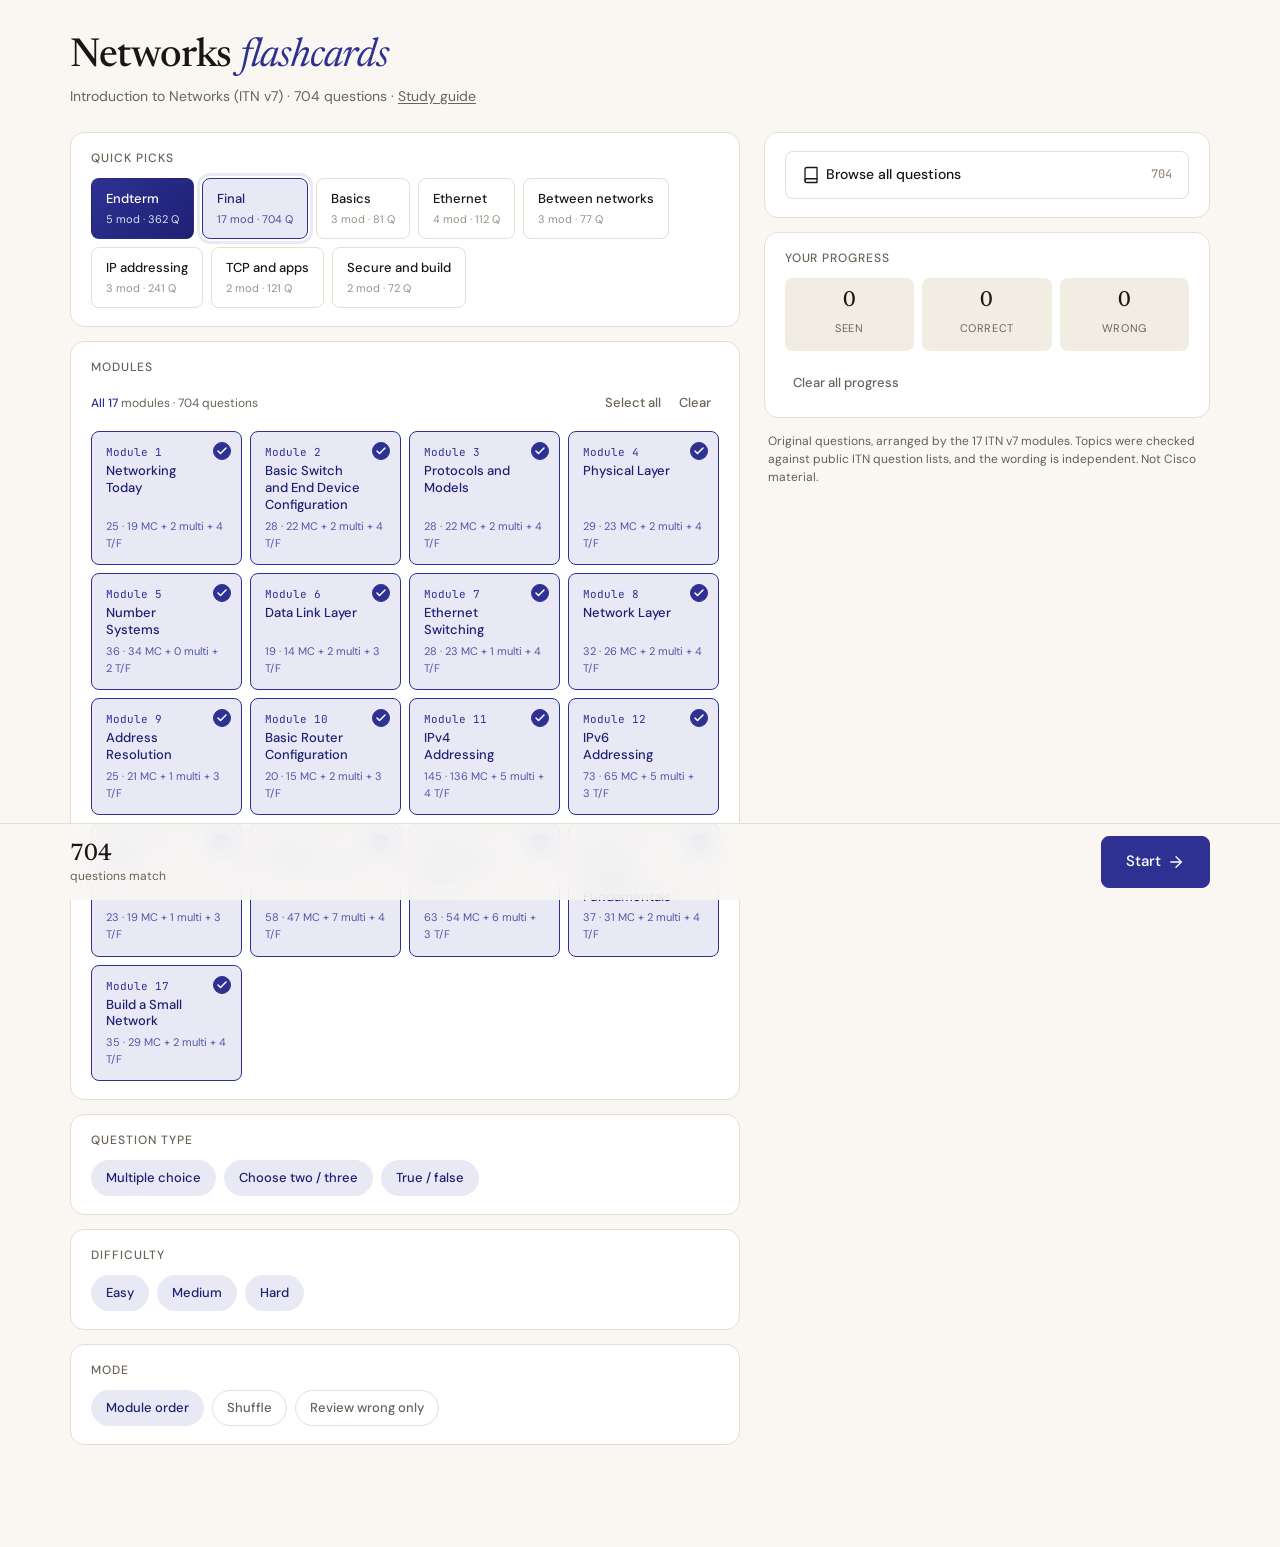
<file: flashcards.html>
<!DOCTYPE html>
<html lang="en">
<head>
<meta charset="UTF-8" />
<meta name="viewport" content="width=device-width, initial-scale=1, viewport-fit=cover" />
<meta name="theme-color" content="#FAF7F2" media="(prefers-color-scheme: light)" />
<meta name="theme-color" content="#15110D" media="(prefers-color-scheme: dark)" />
<title>Networks · Flashcards</title>
<link rel="preconnect" href="https://fonts.googleapis.com" />
<link rel="preconnect" href="https://fonts.gstatic.com" crossorigin />
<link rel="stylesheet" href="https://fonts.googleapis.com/css2?family=Newsreader:opsz,wght@6..72,400;6..72,500;6..72,600&family=DM+Sans:opsz,wght@9..40,400;9..40,500;9..40,600&family=JetBrains+Mono:wght@400;500&display=swap" />
<style>
/* ============================================================
   DESIGN TOKENS
   ============================================================ */
:root {
  --bg: #FAF7F2;
  --surface: #FFFFFF;
  --surface-2: #F2EDE3;
  --surface-3: #EAE3D4;

  --text: #1A1614;
  --text-2: #6B6258;
  --text-3: #9A9085;

  --border: #E5DFD2;
  --border-strong: #CFC6B4;

  --accent: #2E3192;
  --accent-soft: #E8E9F5;
  --accent-strong: #1E2173;
  --accent-ink: #FFFFFF;

  --success: #2D6A4F;
  --success-soft: #DDEBE0;
  --success-strong: #1B4B36;

  --error: #B23A48;
  --error-soft: #F2DDE0;
  --error-strong: #8B2934;

  --warn: #A86A1A;
  --warn-soft: #F4E7D2;

  --font-serif: 'Newsreader', 'Iowan Old Style', Georgia, 'Times New Roman', serif;
  --font-sans: 'DM Sans', -apple-system, BlinkMacSystemFont, 'Segoe UI', system-ui, sans-serif;
  --font-mono: 'JetBrains Mono', ui-monospace, 'SF Mono', Menlo, monospace;

  --radius: 8px;
  --radius-lg: 14px;
  --radius-xl: 20px;

  --ease: cubic-bezier(0.32, 0.72, 0, 1);
  --ease-out: cubic-bezier(0.16, 1, 0.3, 1);

  --shadow-sm: 0 1px 2px rgba(28, 22, 18, 0.04);
  --shadow-md: 0 2px 8px rgba(28, 22, 18, 0.06);
  --shadow-lg: 0 8px 32px rgba(28, 22, 18, 0.08);

  --header-h: 64px;
}

@media (prefers-color-scheme: dark) {
  :root {
    --bg: #15110D;
    --surface: #1F1A14;
    --surface-2: #2A241D;
    --surface-3: #352E25;

    --text: #F5EFE6;
    --text-2: #B5AC9F;
    --text-3: #7F766B;

    --border: #2E2A24;
    --border-strong: #423C33;

    --accent: #A2A8FA;
    --accent-soft: #1E1F47;
    --accent-strong: #BFC4FB;
    --accent-ink: #0E0F2E;

    --success: #6FD3A0;
    --success-soft: #1A3325;
    --success-strong: #92E3B7;

    --error: #E58792;
    --error-soft: #3A1D21;
    --error-strong: #F4A8B0;
  }
}

/* ============================================================
   RESET & BASE
   ============================================================ */
*, *::before, *::after { box-sizing: border-box; }
html, body { margin: 0; padding: 0; height: 100%; }
body {
  font-family: var(--font-sans);
  font-size: 15px;
  line-height: 1.55;
  color: var(--text);
  background: var(--bg);
  -webkit-font-smoothing: antialiased;
  -moz-osx-font-smoothing: grayscale;
  text-rendering: optimizeLegibility;
  font-feature-settings: 'ss01' on, 'cv01' on;
}
button { font: inherit; color: inherit; background: transparent; border: 0; cursor: pointer; padding: 0; }
h1, h2, h3, h4 { margin: 0; font-weight: 500; line-height: 1.25; letter-spacing: -0.01em; }
p { margin: 0; }
[hidden] { display: none !important; }

/* ============================================================
   APP SHELL
   ============================================================ */
.app { min-height: 100vh; min-height: 100dvh; display: flex; flex-direction: column; }

.view { display: none; flex: 1; flex-direction: column; }
.view.is-active { display: flex; animation: viewIn .35s var(--ease-out); }

@keyframes viewIn { from { opacity: 0; transform: translateY(4px); } to { opacity: 1; transform: none; } }

/* ============================================================
   GENERIC: container, card, buttons, chips, badges
   ============================================================ */
.container {
  width: 100%;
  max-width: 760px;
  margin: 0 auto;
  padding: 0 20px;
}
@media (min-width: 1100px) {
  .container { max-width: 1180px; }
}

.card {
  background: var(--surface);
  border: 1px solid var(--border);
  border-radius: var(--radius-lg);
  padding: 18px 20px;
  margin-bottom: 14px;
}
.card > h2 {
  font-family: var(--font-sans);
  font-size: 12px;
  font-weight: 500;
  letter-spacing: 0.08em;
  text-transform: uppercase;
  color: var(--text-2);
  margin-bottom: 12px;
}

.btn {
  display: inline-flex;
  align-items: center;
  justify-content: center;
  gap: 6px;
  height: 40px;
  padding: 0 16px;
  border-radius: var(--radius);
  font-family: var(--font-sans);
  font-size: 14px;
  font-weight: 500;
  color: var(--text);
  background: var(--surface);
  border: 1px solid var(--border);
  transition: all 0.15s var(--ease);
  white-space: nowrap;
  -webkit-tap-highlight-color: transparent;
}
.btn:hover { background: var(--surface-2); border-color: var(--border-strong); }
.btn:active { transform: scale(0.98); }
.btn--primary {
  background: var(--accent);
  border-color: var(--accent);
  color: var(--accent-ink);
}
.btn--primary:hover { background: var(--accent-strong); border-color: var(--accent-strong); }
.btn--ghost { background: transparent; }
.btn--ghost:hover { background: var(--surface-2); }
.btn--text {
  background: transparent;
  border: 0;
  color: var(--text-2);
  height: 32px;
  padding: 0 8px;
  font-size: 13px;
}
.btn--text:hover { color: var(--text); background: var(--surface-2); }
.btn--large { height: 52px; padding: 0 24px; font-size: 15px; border-radius: var(--radius); }
.btn--block { width: 100%; }
.btn--icon { width: 40px; padding: 0; }

.chips { display: flex; flex-wrap: wrap; gap: 8px; }
.chip {
  height: 36px;
  padding: 0 14px;
  border-radius: 999px;
  border: 1px solid var(--border);
  background: transparent;
  font-family: var(--font-sans);
  font-size: 13px;
  font-weight: 500;
  color: var(--text-2);
  transition: all 0.15s var(--ease);
  -webkit-tap-highlight-color: transparent;
}
.chip:hover { color: var(--text); border-color: var(--border-strong); }
.chip.is-active {
  background: var(--accent-soft);
  border-color: var(--accent-soft);
  color: var(--accent-strong);
}

.badge {
  display: inline-flex;
  align-items: center;
  height: 22px;
  padding: 0 9px;
  border-radius: 999px;
  font-family: var(--font-sans);
  font-size: 11px;
  font-weight: 500;
  letter-spacing: 0.02em;
}
.badge--section { background: var(--surface-2); color: var(--text-2); font-family: var(--font-mono); font-size: 10px; }
.badge--easy { background: var(--success-soft); color: var(--success-strong); }
.badge--medium { background: var(--warn-soft); color: var(--warn); }
.badge--hard { background: var(--error-soft); color: var(--error-strong); }
.badge--type-mc { background: var(--accent-soft); color: var(--accent-strong); }
.badge--type-tf { background: var(--surface-3); color: var(--text-2); }
.badge--all { background: var(--accent); color: var(--accent-ink); }

/* SVG icons (inline) */
.icon { width: 18px; height: 18px; stroke-width: 1.75; }

/* ============================================================
   SETUP VIEW
   ============================================================ */
.view--setup { padding-bottom: 88px; }

.brand {
  padding: 36px 0 24px;
  text-align: left;
}
.brand h1 {
  font-family: var(--font-serif);
  font-weight: 500;
  font-size: clamp(28px, 5vw, 40px);
  letter-spacing: -0.02em;
  line-height: 1.05;
  color: var(--text);
}
.brand h1 em {
  font-style: italic;
  color: var(--accent);
  font-weight: 400;
}
.brand p {
  margin-top: 8px;
  color: var(--text-2);
  font-size: 14px;
}

.setup-grid {
  display: grid;
  grid-template-columns: 1fr;
  gap: 14px;
}
@media (min-width: 900px) {
  .setup-grid { grid-template-columns: 1.5fr 1fr; gap: 24px; align-items: start; }
  .setup-side { position: sticky; top: 24px; }
}

/* Preset quick-picks (multi-chapter shortcuts) */
.preset-row { display: flex; flex-wrap: wrap; gap: 8px; }
.preset-btn {
  display: inline-flex;
  flex-direction: column;
  align-items: flex-start;
  gap: 2px;
  padding: 10px 14px;
  border-radius: var(--radius);
  border: 1px solid var(--border);
  background: var(--surface);
  transition: all 0.15s var(--ease);
  -webkit-tap-highlight-color: transparent;
  min-width: 0;
}
.preset-btn:hover { border-color: var(--border-strong); background: var(--surface-2); }
.preset-btn:active { transform: scale(0.98); }
.preset-btn.is-active {
  border-color: var(--accent);
  background: var(--accent-soft);
}
.preset-btn__title { font-size: 13px; font-weight: 500; color: var(--text); }
.preset-btn.is-active .preset-btn__title { color: var(--accent-strong); }
.preset-btn__sub { font-size: 11px; color: var(--text-3); }
.preset-btn.is-active .preset-btn__sub { color: var(--accent); opacity: 0.85; }
.preset-btn--exam {
  border-color: transparent;
  background: linear-gradient(135deg, var(--accent) 0%, var(--accent-strong) 100%);
}
.preset-btn--exam .preset-btn__title { color: var(--accent-ink); }
.preset-btn--exam .preset-btn__sub { color: var(--accent-ink); opacity: 0.85; }
.preset-btn--exam:hover { filter: brightness(1.05); background: linear-gradient(135deg, var(--accent) 0%, var(--accent-strong) 100%); }
.preset-btn--exam.is-active { outline: 3px solid var(--accent-soft); outline-offset: 2px; }

/* Chapter picker - grid of multi-select buttons */
.chapter-toolbar {
  display: flex;
  align-items: center;
  justify-content: space-between;
  gap: 8px;
  margin-bottom: 12px;
}
.chapter-toolbar__count { font-size: 12px; color: var(--text-2); }
.chapter-toolbar__count strong { color: var(--accent); font-weight: 500; }
.chapter-toolbar__actions { display: flex; gap: 2px; }

.chapter-picker {
  display: grid;
  grid-template-columns: repeat(auto-fill, minmax(120px, 1fr));
  gap: 8px;
}
.chapter-btn {
  position: relative;
  display: flex;
  flex-direction: column;
  align-items: flex-start;
  text-align: left;
  padding: 12px 14px;
  border-radius: var(--radius);
  border: 1px solid var(--border);
  background: var(--surface);
  transition: all 0.15s var(--ease);
  min-height: 64px;
  -webkit-tap-highlight-color: transparent;
}
.chapter-btn:hover { border-color: var(--border-strong); background: var(--surface-2); }
.chapter-btn:active { transform: scale(0.98); }
.chapter-btn.is-active {
  background: var(--accent-soft);
  border-color: var(--accent);
  color: var(--accent-strong);
}
.chapter-btn__check {
  position: absolute;
  top: 10px;
  right: 10px;
  width: 18px;
  height: 18px;
  border-radius: 50%;
  border: 1.5px solid var(--border-strong);
  display: flex;
  align-items: center;
  justify-content: center;
  color: transparent;
  transition: all 0.15s var(--ease);
}
.chapter-btn.is-active .chapter-btn__check {
  background: var(--accent);
  border-color: var(--accent);
  color: var(--accent-ink);
}
.chapter-btn__check .icon { width: 12px; height: 12px; stroke-width: 3; }
.chapter-btn__num {
  font-family: var(--font-mono);
  font-size: 11px;
  color: var(--text-3);
  margin-bottom: 2px;
}
.chapter-btn.is-active .chapter-btn__num { color: var(--accent); }
.chapter-btn__title {
  font-size: 13px;
  font-weight: 500;
  line-height: 1.3;
  margin-bottom: 4px;
  padding-right: 22px;
}
.chapter-btn__count {
  font-size: 11px;
  color: var(--text-3);
  margin-top: auto;
}
.chapter-btn.is-active .chapter-btn__count { color: var(--accent); opacity: 0.8; }

/* Setup side cards */
.stat-row { display: grid; grid-template-columns: repeat(3, 1fr); gap: 8px; margin-bottom: 8px; }
.stat {
  padding: 12px 8px;
  text-align: center;
  background: var(--surface-2);
  border-radius: var(--radius);
}
.stat__num {
  display: block;
  font-family: var(--font-serif);
  font-size: 22px;
  font-weight: 500;
  color: var(--text);
  line-height: 1;
  margin-bottom: 4px;
}
.stat__label {
  font-size: 11px;
  color: var(--text-2);
  text-transform: uppercase;
  letter-spacing: 0.05em;
}

/* Start bar (sticky bottom) */
.start-bar {
  position: fixed;
  bottom: 0;
  left: 0;
  right: 0;
  background: rgba(250, 247, 242, 0.85);
  backdrop-filter: saturate(160%) blur(12px);
  -webkit-backdrop-filter: saturate(160%) blur(12px);
  border-top: 1px solid var(--border);
  padding: 12px 0 max(12px, env(safe-area-inset-bottom));
  z-index: 50;
}
@media (prefers-color-scheme: dark) {
  .start-bar { background: rgba(21, 17, 13, 0.85); }
}
.start-bar__inner {
  max-width: 760px;
  margin: 0 auto;
  padding: 0 20px;
  display: flex;
  align-items: center;
  justify-content: space-between;
  gap: 12px;
}
@media (min-width: 1100px) { .start-bar__inner { max-width: 1180px; } }
.start-bar__info { display: flex; flex-direction: column; line-height: 1; }
.start-bar__count {
  font-family: var(--font-serif);
  font-size: 24px;
  font-weight: 500;
  color: var(--text);
}
.start-bar__label { font-size: 12px; color: var(--text-2); margin-top: 4px; }

/* ============================================================
   LIBRARY VIEW
   ============================================================ */
.lib-header {
  padding: 20px 0 16px;
  display: flex;
  align-items: center;
  gap: 14px;
}
.lib-header__title {
  font-family: var(--font-serif);
  font-size: 26px;
  font-weight: 500;
  letter-spacing: -0.01em;
}
.lib-summary {
  display: grid;
  grid-template-columns: repeat(2, 1fr);
  gap: 8px;
  margin-bottom: 16px;
}
@media (min-width: 600px) { .lib-summary { grid-template-columns: repeat(4, 1fr); } }
.lib-summary .stat__num { font-size: 26px; }

.lib-filter {
  display: flex;
  gap: 8px;
  flex-wrap: wrap;
  align-items: center;
  padding: 12px 0;
  margin-bottom: 8px;
  position: sticky;
  top: 0;
  background: var(--bg);
  z-index: 10;
  border-bottom: 1px solid var(--border);
}
.lib-filter__label {
  font-size: 12px;
  color: var(--text-2);
  text-transform: uppercase;
  letter-spacing: 0.05em;
  margin-right: 4px;
}

.lib-chapter {
  margin-bottom: 8px;
  border: 1px solid var(--border);
  border-radius: var(--radius-lg);
  background: var(--surface);
  overflow: hidden;
}
.lib-chapter__head {
  display: flex;
  align-items: center;
  gap: 14px;
  padding: 14px 18px;
  cursor: pointer;
  width: 100%;
  text-align: left;
  transition: background 0.15s var(--ease);
  -webkit-tap-highlight-color: transparent;
}
.lib-chapter__head:hover { background: var(--surface-2); }
.lib-chapter__num {
  font-family: var(--font-mono);
  font-size: 12px;
  color: var(--text-3);
  min-width: 28px;
}
.lib-chapter__title {
  flex: 1;
  font-family: var(--font-serif);
  font-size: 17px;
  font-weight: 500;
  letter-spacing: -0.01em;
}
.lib-chapter__meta {
  display: flex;
  gap: 6px;
  align-items: center;
  font-size: 12px;
  color: var(--text-2);
}
.lib-chapter__count {
  font-family: var(--font-mono);
  background: var(--surface-2);
  padding: 2px 8px;
  border-radius: 999px;
  font-size: 11px;
}
.lib-chapter__chevron { color: var(--text-3); transition: transform 0.25s var(--ease); }
.lib-chapter.is-open .lib-chapter__chevron { transform: rotate(180deg); }

.lib-chapter__body {
  display: none;
  border-top: 1px solid var(--border);
  background: var(--bg);
}
.lib-chapter.is-open .lib-chapter__body { display: block; animation: viewIn 0.3s var(--ease-out); }

.lib-q {
  padding: 14px 18px;
  border-bottom: 1px solid var(--border);
  cursor: pointer;
  transition: background 0.15s var(--ease);
}
.lib-q:hover { background: var(--surface); }
.lib-q:last-child { border-bottom: 0; }
.lib-q__meta {
  display: flex;
  gap: 6px;
  margin-bottom: 8px;
  align-items: center;
  flex-wrap: wrap;
}
.lib-q__num {
  font-family: var(--font-mono);
  font-size: 11px;
  color: var(--text-3);
}
.lib-q__text {
  font-family: var(--font-serif);
  font-size: 15px;
  line-height: 1.45;
  color: var(--text);
  margin-bottom: 8px;
}
.lib-q__answer {
  font-size: 13px;
  color: var(--text-2);
  display: none;
  border-left: 3px solid var(--success);
  padding-left: 10px;
  margin-top: 8px;
}
.lib-q.is-revealed .lib-q__answer { display: block; }
.lib-q__answer strong { color: var(--success-strong); font-weight: 500; }
.lib-q__hint {
  font-size: 12px;
  color: var(--text-3);
  font-style: italic;
}
.lib-q.is-revealed .lib-q__hint { display: none; }

/* ============================================================
   STUDY VIEW
   ============================================================ */
.study-header {
  position: sticky;
  top: 0;
  z-index: 20;
  display: flex;
  align-items: center;
  gap: 10px;
  padding: 12px 16px;
  background: rgba(250, 247, 242, 0.9);
  backdrop-filter: saturate(160%) blur(12px);
  -webkit-backdrop-filter: saturate(160%) blur(12px);
  border-bottom: 1px solid var(--border);
}
@media (prefers-color-scheme: dark) {
  .study-header { background: rgba(21, 17, 13, 0.9); }
}
.study-header__title {
  flex: 1;
  text-align: center;
  font-size: 13px;
  color: var(--text-2);
}
.btn-leave {
  display: inline-flex;
  align-items: center;
  gap: 6px;
  height: 34px;
  padding: 0 12px;
  border-radius: var(--radius);
  border: 1px solid var(--border);
  background: var(--surface);
  font-size: 13px;
  color: var(--text-2);
  transition: all 0.15s var(--ease);
  -webkit-tap-highlight-color: transparent;
}
.btn-leave:hover { color: var(--error); border-color: var(--error-soft); background: var(--error-soft); }
.btn-bookmark {
  width: 34px; height: 34px;
  display: inline-flex; align-items: center; justify-content: center;
  border-radius: var(--radius);
  border: 1px solid var(--border);
  background: var(--surface);
  color: var(--text-2);
  transition: all 0.15s var(--ease);
}
.btn-bookmark.is-active { color: var(--accent); border-color: var(--accent); background: var(--accent-soft); }
.btn-bookmark:hover { background: var(--surface-2); }

.progress {
  display: flex;
  align-items: center;
  gap: 10px;
  padding: 12px 20px 0;
}
.progress__bar {
  flex: 1;
  height: 4px;
  background: var(--surface-2);
  border-radius: 2px;
  overflow: hidden;
}
.progress__fill {
  height: 100%;
  background: var(--accent);
  border-radius: 2px;
  transition: width 0.4s var(--ease-out);
}
.progress__text {
  font-family: var(--font-mono);
  font-size: 11px;
  color: var(--text-3);
  min-width: 36px;
  text-align: right;
}

/* Study layout */
.study-body {
  flex: 1;
  display: grid;
  grid-template-columns: 1fr;
  gap: 16px;
  padding: 16px 20px 32px;
  max-width: 1180px;
  width: 100%;
  margin: 0 auto;
}
@media (min-width: 1100px) {
  .study-body {
    grid-template-columns: 220px minmax(0, 1fr) 220px;
  }
}

.study-sidebar, .study-stats { display: none; }
@media (min-width: 1100px) {
  .study-sidebar, .study-stats {
    display: block;
    align-self: start;
    position: sticky;
    top: 72px;
  }
}

.study-sidebar h3, .study-stats h3 {
  font-size: 11px;
  font-weight: 500;
  letter-spacing: 0.08em;
  text-transform: uppercase;
  color: var(--text-3);
  margin-bottom: 8px;
  padding-left: 8px;
}
.sidebar-list { display: flex; flex-direction: column; gap: 1px; }
.sidebar-item {
  display: flex;
  justify-content: space-between;
  align-items: center;
  padding: 8px 12px;
  border-radius: var(--radius);
  font-size: 13px;
  color: var(--text-2);
  background: transparent;
  text-align: left;
  width: 100%;
  transition: all 0.12s var(--ease);
  -webkit-tap-highlight-color: transparent;
}
.sidebar-item:hover { background: var(--surface-2); color: var(--text); }
.sidebar-item.is-active { background: var(--accent-soft); color: var(--accent-strong); font-weight: 500; }
.sidebar-item__count { font-family: var(--font-mono); font-size: 11px; color: var(--text-3); }
.sidebar-item.is-active .sidebar-item__count { color: var(--accent); }

.study-stats-cards { display: flex; flex-direction: column; gap: 8px; }
.stats-card {
  background: var(--surface);
  border: 1px solid var(--border);
  border-radius: var(--radius);
  padding: 12px 14px;
}
.stats-card__label {
  font-size: 11px;
  text-transform: uppercase;
  letter-spacing: 0.06em;
  color: var(--text-3);
  margin-bottom: 4px;
}
.stats-card__value {
  font-family: var(--font-serif);
  font-size: 22px;
  font-weight: 500;
  line-height: 1;
}
.stats-card--correct .stats-card__value { color: var(--success); }
.stats-card--wrong .stats-card__value { color: var(--error); }

/* Question card */
.qcard {
  background: var(--surface);
  border: 1px solid var(--border);
  border-radius: var(--radius-xl);
  padding: 24px;
  min-width: 0;
}
@media (max-width: 600px) {
  .qcard { padding: 18px; border-radius: var(--radius-lg); }
}
.qcard__meta {
  display: flex;
  gap: 6px;
  flex-wrap: wrap;
  align-items: center;
  margin-bottom: 16px;
}
.qcard__question {
  font-family: var(--font-serif);
  font-size: 19px;
  font-weight: 400;
  line-height: 1.5;
  color: var(--text);
  letter-spacing: -0.005em;
  margin-bottom: 20px;
}
@media (min-width: 720px) {
  .qcard__question { font-size: 22px; line-height: 1.45; }
}

.opts {
  display: grid;
  grid-template-columns: 1fr;
  gap: 8px;
}
@media (min-width: 720px) {
  .opts--mc { grid-template-columns: 1fr 1fr; gap: 10px; }
}
.opts--tf { grid-template-columns: 1fr 1fr; gap: 10px; }

.opt {
  display: flex;
  align-items: flex-start;
  gap: 12px;
  padding: 14px 16px;
  border: 1px solid var(--border);
  border-radius: var(--radius);
  background: var(--surface);
  cursor: pointer;
  transition: all 0.15s var(--ease);
  text-align: left;
  width: 100%;
  min-height: 52px;
  -webkit-tap-highlight-color: transparent;
}
.opt:hover { border-color: var(--border-strong); background: var(--surface-2); }
.opt__letter {
  flex-shrink: 0;
  width: 26px;
  height: 26px;
  border-radius: 50%;
  background: var(--surface-2);
  display: inline-flex;
  align-items: center;
  justify-content: center;
  font-family: var(--font-mono);
  font-size: 12px;
  font-weight: 500;
  color: var(--text-2);
  transition: all 0.15s var(--ease);
}
.opt__text {
  font-size: 14px;
  line-height: 1.45;
  color: var(--text);
  padding-top: 3px;
}
@media (min-width: 720px) { .opt__text { font-size: 15px; } }

.opt.is-selected {
  border-color: var(--accent);
  background: var(--accent-soft);
}
.opt.is-selected .opt__letter { background: var(--accent); color: var(--accent-ink); }

.opt.is-correct {
  border-color: var(--success);
  background: var(--success-soft);
  animation: pulseCorrect 0.5s var(--ease-out);
}
.opt.is-correct .opt__letter { background: var(--success); color: white; }
.opt.is-correct .opt__text { color: var(--success-strong); }

.opt.is-wrong {
  border-color: var(--error);
  background: var(--error-soft);
  animation: shakeWrong 0.4s var(--ease);
}
.opt.is-wrong .opt__letter { background: var(--error); color: white; }
.opt.is-wrong .opt__text { color: var(--error-strong); }

@keyframes pulseCorrect {
  0% { transform: scale(1); }
  40% { transform: scale(1.015); }
  100% { transform: scale(1); }
}
@keyframes shakeWrong {
  0%, 100% { transform: translateX(0); }
  25% { transform: translateX(-4px); }
  75% { transform: translateX(4px); }
}

.opt:disabled { cursor: default; }
.opt:disabled:hover { background: var(--surface); border-color: var(--border); }
.opt.is-correct:disabled, .opt.is-wrong:disabled, .opt.is-selected:disabled { /* keep state */ }

/* TF buttons style */
.opt--tf {
  flex-direction: column;
  align-items: center;
  justify-content: center;
  gap: 6px;
  padding: 20px;
  min-height: 96px;
}
.opt--tf .opt__letter {
  width: 32px; height: 32px;
  font-family: var(--font-serif);
  font-size: 15px;
}
.opt--tf .opt__text {
  font-family: var(--font-serif);
  font-size: 17px;
  padding-top: 0;
}

/* Feedback */
.qcard__feedback {
  margin-top: 20px;
  padding: 14px 16px;
  background: var(--surface-2);
  border-radius: var(--radius);
  border-left: 3px solid var(--text-3);
  font-size: 13px;
  color: var(--text-2);
  line-height: 1.5;
}
.qcard__feedback.is-correct { border-left-color: var(--success); }
.qcard__feedback.is-wrong { border-left-color: var(--error); }
.qcard__feedback strong { color: var(--text); font-weight: 500; }

/* Study actions */
.study-actions {
  display: flex;
  gap: 10px;
  margin-top: 16px;
}
.study-actions .btn { flex: 1; height: 48px; }
.study-actions .btn--primary { flex: 2; }

/* Tally (mobile) */
.study-tally {
  display: flex;
  justify-content: center;
  gap: 16px;
  font-size: 12px;
  color: var(--text-3);
  margin-top: 16px;
  font-family: var(--font-mono);
}
.tally-dot { display: inline-block; width: 6px; height: 6px; border-radius: 50%; margin-right: 5px; vertical-align: middle; }
.tally-dot--correct { background: var(--success); }
.tally-dot--wrong { background: var(--error); }
.tally-dot--skip { background: var(--text-3); }
@media (min-width: 1100px) { .study-tally { display: none; } }

/* ============================================================
   COMPLETE VIEW
   ============================================================ */
.complete-wrap { padding: 40px 20px 80px; max-width: 600px; margin: 0 auto; text-align: center; }
.complete-wrap h1 {
  font-family: var(--font-serif);
  font-size: clamp(32px, 6vw, 44px);
  font-weight: 500;
  letter-spacing: -0.02em;
  margin-bottom: 8px;
}
.complete-wrap > p { color: var(--text-2); margin-bottom: 32px; }
.complete-stats {
  display: grid;
  grid-template-columns: repeat(2, 1fr);
  gap: 12px;
  margin-bottom: 24px;
}
@media (min-width: 600px) { .complete-stats { grid-template-columns: repeat(4, 1fr); } }
.complete-stats .stat { padding: 18px 8px; }
.complete-stats .stat__num { font-size: 32px; }
.complete-accuracy {
  background: var(--surface);
  border: 1px solid var(--border);
  border-radius: var(--radius-lg);
  padding: 24px;
  margin-bottom: 24px;
}
.accuracy-ring {
  font-family: var(--font-serif);
  font-size: 48px;
  font-weight: 500;
  color: var(--accent);
  line-height: 1;
  margin-bottom: 4px;
}
.complete-actions { display: flex; flex-direction: column; gap: 10px; }
@media (min-width: 600px) { .complete-actions { flex-direction: row; justify-content: center; } }

/* ============================================================
   MODAL
   ============================================================ */
.modal {
  position: fixed;
  inset: 0;
  z-index: 100;
  display: none;
  align-items: center;
  justify-content: center;
  padding: 20px;
}
.modal.is-open { display: flex; animation: viewIn 0.2s var(--ease-out); }
.modal__backdrop {
  position: absolute;
  inset: 0;
  background: rgba(28, 22, 18, 0.4);
  backdrop-filter: blur(4px);
  -webkit-backdrop-filter: blur(4px);
}
.modal__panel {
  position: relative;
  background: var(--surface);
  border-radius: var(--radius-lg);
  padding: 24px;
  max-width: 380px;
  width: 100%;
  box-shadow: var(--shadow-lg);
  animation: modalIn 0.25s var(--ease-out);
}
@keyframes modalIn { from { transform: scale(0.96); opacity: 0; } to { transform: scale(1); opacity: 1; } }
.modal__panel h2 {
  font-family: var(--font-serif);
  font-size: 22px;
  margin-bottom: 8px;
}
.modal__panel p {
  color: var(--text-2);
  font-size: 14px;
  margin-bottom: 20px;
  line-height: 1.5;
}
.modal__actions {
  display: flex;
  gap: 10px;
  justify-content: flex-end;
}
.modal__actions .btn { min-width: 100px; }

/* ============================================================
   UTILITIES
   ============================================================ */
.spacer-h { flex: 1; }
.text-mono { font-family: var(--font-mono); }
.text-serif { font-family: var(--font-serif); }
.text-secondary { color: var(--text-2); }
.text-tertiary { color: var(--text-3); }

@media (max-width: 480px) {
  .container { padding: 0 16px; }
  .start-bar__inner { padding: 0 16px; }
  .study-body { padding: 12px 16px 32px; }
  .brand { padding: 24px 0 16px; }
}

/* Networks deck additions */
.qcard__question code, .opt__text code, .lib-q__text code, .lib-q__answer code, .qcard__feedback code {
  font-family: "JetBrains Mono", ui-monospace, monospace;
  font-size: 0.88em;
  padding: 0.08em 0.32em;
  border-radius: 4px;
  background: rgba(127, 127, 127, 0.16);
  overflow-wrap: anywhere;
}
.qcard__why, .lib-q__why { margin-top: 8px; font-weight: 400; line-height: 1.5; }
.deck-link { color: inherit; text-decoration: underline; text-underline-offset: 2px; }
.deck-note { margin: 12px 4px 0; font-size: 12px; line-height: 1.5; opacity: 0.68; }
</style>
</head>
<body>
<div class="app" id="app">

  <!-- ============ SETUP VIEW ============ -->
  <section class="view view--setup is-active" data-view="setup">
    <div class="container">
      <header class="brand">
        <h1>Networks <em>flashcards</em></h1>
        <p>Introduction to Networks (ITN v7) · 704 questions · <a class="deck-link" href="index.html">Study guide</a></p>
      </header>

      <div class="setup-grid">
        <div class="setup-main">

          <section class="card">
            <h2>Quick picks</h2>
            <div class="preset-row" id="presetRow"></div>
          </section>

          <section class="card">
            <h2>Modules</h2>
            <div class="chapter-toolbar">
              <span class="chapter-toolbar__count" id="chapterCount">All modules</span>
              <span class="chapter-toolbar__actions">
                <button class="btn btn--text" data-action="select-all-chapters">Select all</button>
                <button class="btn btn--text" data-action="clear-chapters">Clear</button>
              </span>
            </div>
            <div class="chapter-picker" id="chapterPicker"></div>
          </section>

          <section class="card">
            <h2>Question type</h2>
            <div class="chips" id="typeChips">
              <button class="chip is-active" data-type-toggle="mc">Multiple choice</button>
              <button class="chip is-active" data-type-toggle="ms">Choose two / three</button>
              <button class="chip is-active" data-type-toggle="tf">True / false</button>
            </div>
          </section>

          <section class="card">
            <h2>Difficulty</h2>
            <div class="chips" id="difficultyChips">
              <button class="chip is-active" data-difficulty-toggle="Easy">Easy</button>
              <button class="chip is-active" data-difficulty-toggle="Medium">Medium</button>
              <button class="chip is-active" data-difficulty-toggle="Hard">Hard</button>
            </div>
          </section>

          <section class="card">
            <h2>Mode</h2>
            <div class="chips" id="modeChips">
              <button class="chip is-active" data-mode="study">Module order</button>
              <button class="chip" data-mode="shuffle">Shuffle</button>
              <button class="chip" data-mode="review">Review wrong only</button>
            </div>
          </section>
        </div>

        <aside class="setup-side">
          <section class="card">
            <button class="btn btn--block" data-action="open-library" style="justify-content: flex-start; height: 48px;">
              <svg class="icon" viewBox="0 0 24 24" fill="none" stroke="currentColor" stroke-linecap="round" stroke-linejoin="round"><path d="M4 19.5A2.5 2.5 0 0 1 6.5 17H20"/><path d="M6.5 2H20v20H6.5A2.5 2.5 0 0 1 4 19.5v-15A2.5 2.5 0 0 1 6.5 2z"/></svg>
              <span>Browse all questions</span>
              <span class="spacer-h"></span>
              <span class="text-tertiary text-mono" style="font-size: 12px;">704</span>
            </button>
            <button class="btn btn--block" id="resumeBtn" data-action="resume" style="justify-content: flex-start; height: 48px; margin-top: 8px;" hidden>
              <svg class="icon" viewBox="0 0 24 24" fill="none" stroke="currentColor" stroke-linecap="round" stroke-linejoin="round"><polygon points="5 3 19 12 5 21 5 3"/></svg>
              <span>Resume session</span>
              <span class="spacer-h"></span>
              <span class="text-tertiary text-mono" id="resumeProgress" style="font-size: 12px;">0/0</span>
            </button>
          </section>

          <section class="card">
            <h2>Your progress</h2>
            <div class="stat-row">
              <div class="stat">
                <span class="stat__num" id="statSeen">0</span>
                <span class="stat__label">Seen</span>
              </div>
              <div class="stat">
                <span class="stat__num" id="statCorrect">0</span>
                <span class="stat__label">Correct</span>
              </div>
              <div class="stat">
                <span class="stat__num" id="statWrong">0</span>
                <span class="stat__label">Wrong</span>
              </div>
            </div>
            <button class="btn btn--text" data-action="clear-progress" style="margin-top: 8px;">Clear all progress</button>
          </section>

          <p class="deck-note">Original questions, arranged by the 17 ITN v7 modules. Topics were checked against public ITN question lists, and the wording is independent. Not Cisco material.</p>
        </aside>
      </div>
    </div>

    <div class="start-bar">
      <div class="start-bar__inner">
        <div class="start-bar__info">
          <span class="start-bar__count" id="startCount">704</span>
          <span class="start-bar__label">questions match</span>
        </div>
        <button class="btn btn--primary btn--large" data-action="start" id="startBtn">
          Start
          <svg class="icon" viewBox="0 0 24 24" fill="none" stroke="currentColor" stroke-linecap="round" stroke-linejoin="round"><line x1="5" y1="12" x2="19" y2="12"/><polyline points="12 5 19 12 12 19"/></svg>
        </button>
      </div>
    </div>
  </section>

  <!-- ============ LIBRARY VIEW ============ -->
  <section class="view view--library" data-view="library">
    <div class="container">
      <header class="lib-header">
        <button class="btn btn--ghost btn--icon" data-action="back-to-setup" aria-label="Back">
          <svg class="icon" viewBox="0 0 24 24" fill="none" stroke="currentColor" stroke-linecap="round" stroke-linejoin="round"><line x1="19" y1="12" x2="5" y2="12"/><polyline points="12 19 5 12 12 5"/></svg>
        </button>
        <div>
          <h1 class="lib-header__title">Question library</h1>
          <p class="text-secondary" style="font-size: 13px;">Every card in the deck</p>
        </div>
      </header>

      <div class="lib-summary" id="librarySummary"></div>

      <div class="lib-filter" id="libraryFilter">
        <span class="lib-filter__label">Filter</span>
        <button class="chip is-active" data-lib-filter="all">All</button>
        <button class="chip" data-lib-filter="mc">MC only</button>
        <button class="chip" data-lib-filter="ms">Choose N</button>
        <button class="chip" data-lib-filter="tf">T/F only</button>
        <span style="width: 12px;"></span>
        <button class="chip" data-lib-filter="Easy">Easy</button>
        <button class="chip" data-lib-filter="Medium">Medium</button>
        <button class="chip" data-lib-filter="Hard">Hard</button>
      </div>

      <div id="libraryChapters"></div>
    </div>
  </section>

  <!-- ============ STUDY VIEW ============ -->
  <section class="view view--study" data-view="study">
    <header class="study-header">
      <button class="btn-leave" data-action="confirm-leave">
        <svg class="icon" style="width: 14px; height: 14px;" viewBox="0 0 24 24" fill="none" stroke="currentColor" stroke-linecap="round" stroke-linejoin="round"><path d="M9 21H5a2 2 0 0 1-2-2V5a2 2 0 0 1 2-2h4"/><polyline points="16 17 21 12 16 7"/><line x1="21" y1="12" x2="9" y2="12"/></svg>
        Leave
      </button>
      <div class="study-header__title" id="studyTitle">Question 1</div>
      <button class="btn-bookmark" data-action="toggle-bookmark" aria-label="Bookmark">
        <svg class="icon" viewBox="0 0 24 24" fill="none" stroke="currentColor" stroke-linecap="round" stroke-linejoin="round"><path d="M19 21l-7-5-7 5V5a2 2 0 0 1 2-2h10a2 2 0 0 1 2 2z"/></svg>
      </button>
    </header>

    <div class="progress">
      <div class="progress__bar"><div class="progress__fill" id="progressFill"></div></div>
      <span class="progress__text" id="progressText">0%</span>
    </div>

    <div class="study-body">

      <aside class="study-sidebar" id="studySidebar">
        <h3>Module</h3>
        <div class="sidebar-list" id="studySidebarList"></div>
      </aside>

      <main>
        <article class="qcard" id="qcard">
          <div class="qcard__meta" id="qcardMeta"></div>
          <h2 class="qcard__question" id="qcardQuestion"></h2>
          <div class="opts" id="qcardOptions"></div>
          <div class="qcard__feedback" id="qcardFeedback" hidden></div>
        </article>

        <div class="study-actions">
          <button class="btn btn--ghost" data-action="skip" id="skipBtn">Skip</button>
          <button class="btn btn--primary" data-action="check" id="checkBtn" disabled>Check answer</button>
          <button class="btn btn--primary" data-action="next" id="nextBtn" hidden>Next ›</button>
        </div>

        <div class="study-tally" id="studyTally"></div>
      </main>

      <aside class="study-stats">
        <h3>This session</h3>
        <div class="study-stats-cards" id="studyStatsCards"></div>
      </aside>
    </div>
  </section>

  <!-- ============ COMPLETE VIEW ============ -->
  <section class="view view--complete" data-view="complete">
    <div class="complete-wrap">
      <h1>Session complete</h1>
      <p id="completeSubtitle">You answered every question. Nicely done.</p>

      <div class="complete-accuracy">
        <div class="accuracy-ring" id="completeAccuracy">0%</div>
        <div class="text-secondary" style="font-size: 13px;">accuracy</div>
      </div>

      <div class="complete-stats">
        <div class="stat">
          <span class="stat__num" id="completeCorrect">0</span>
          <span class="stat__label">Correct</span>
        </div>
        <div class="stat">
          <span class="stat__num" id="completeWrong">0</span>
          <span class="stat__label">Wrong</span>
        </div>
        <div class="stat">
          <span class="stat__num" id="completeSkipped">0</span>
          <span class="stat__label">Skipped</span>
        </div>
        <div class="stat">
          <span class="stat__num" id="completeTotal">0</span>
          <span class="stat__label">Total</span>
        </div>
      </div>

      <div class="complete-actions">
        <button class="btn btn--primary btn--large" data-action="review-wrong" id="reviewWrongBtn">Review wrong only</button>
        <button class="btn btn--large" data-action="back-to-setup">Back to home</button>
      </div>
    </div>
  </section>

  <!-- ============ CONFIRM MODAL ============ -->
  <div class="modal" id="confirmModal" role="dialog" aria-modal="true">
    <div class="modal__backdrop" data-action="modal-cancel"></div>
    <div class="modal__panel">
      <h2 id="modalTitle">Leave session?</h2>
      <p id="modalBody">Your progress will be saved. You can resume from the home screen.</p>
      <div class="modal__actions">
        <button class="btn" data-action="modal-cancel">Stay</button>
        <button class="btn btn--primary" data-action="modal-confirm" id="modalConfirmBtn">Leave</button>
      </div>
    </div>
  </div>

</div>

<script>
"use strict";

/* ============================================================
   DATA - embedded questions
   ============================================================ */
const QUESTIONS = [{"id": 1, "chapter": 1, "qnum": 1, "type": "mc", "difficulty": "Medium", "section": "", "question": "Laptops A and B share one switch and one /24. Which device and field move A's frame to B?", "why": "Same subnet means local delivery. The switch looks up the destination MAC in its table; no router is involved.", "options": {"A": "The switch, using the destination IP", "B": "A router, using the source MAC", "C": "The switch, using the destination MAC", "D": "A router, using the destination IP"}, "answer": "C"}, {"id": 2, "chapter": 1, "qnum": 2, "type": "mc", "difficulty": "Easy", "section": "", "question": "Which statement about clients and servers is correct?", "why": "Client and server describe who requests and who provides in a given exchange, not a type of hardware.", "options": {"A": "A server can never request a service", "B": "They are roles, so one computer can be both", "C": "They describe how a device is cabled", "D": "A client is any host without an IP address"}, "answer": "B"}, {"id": 3, "chapter": 1, "qnum": 3, "type": "mc", "difficulty": "Medium", "section": "", "question": "A full mesh connects 6 routers. How many point-to-point links are needed?", "why": "n(n-1)/2 = 6 x 5 / 2 = 15.", "options": {"A": "12", "B": "15", "C": "6", "D": "30"}, "answer": "B"}, {"id": 4, "chapter": 1, "qnum": 4, "type": "mc", "difficulty": "Easy", "section": "", "question": "Which term means the rate of data actually transferred successfully?", "why": "Bandwidth is nominal capacity. Throughput is what you really achieved under the measured conditions.", "options": {"A": "Jitter", "B": "Latency", "C": "Bandwidth", "D": "Throughput"}, "answer": "D"}, {"id": 5, "chapter": 1, "qnum": 5, "type": "mc", "difficulty": "Easy", "section": "", "question": "Voice breaks up because the delay between packets keeps changing. What is that called?", "why": "Jitter is variation in delay. Real-time traffic is sensitive to it.", "options": {"A": "Bandwidth", "B": "Jitter", "C": "Goodput", "D": "Attenuation"}, "answer": "B"}, {"id": 6, "chapter": 1, "qnum": 6, "type": "mc", "difficulty": "Medium", "section": "", "question": "Ideally, how long does a 15 MB file take on a 40 Mb/s link?", "why": "15 MB x 8 = 120 Mb, and 120 / 40 = 3 s, before overhead and other delays.", "options": {"A": "24 s", "B": "0.375 s", "C": "3 s", "D": "6 s"}, "answer": "C"}, {"id": 7, "chapter": 1, "qnum": 7, "type": "mc", "difficulty": "Medium", "section": "", "question": "What does QoS actually do?", "why": "QoS decides who goes first. It cannot create capacity that does not exist.", "options": {"A": "Resends packets lost on the link", "B": "Adds bandwidth when a link becomes full", "C": "Classifies and schedules competing traffic", "D": "Encrypts delay-sensitive traffic"}, "answer": "C"}, {"id": 8, "chapter": 1, "qnum": 8, "type": "mc", "difficulty": "Easy", "section": "", "question": "A company lets a partner reach a few internal services under control. That is:", "why": "An intranet is internal only. An extranet grants controlled access to outsiders.", "options": {"A": "A PAN", "B": "An extranet", "C": "An intranet", "D": "A WLAN"}, "answer": "B"}, {"id": 9, "chapter": 1, "qnum": 9, "type": "mc", "difficulty": "Easy", "section": "", "question": "A printer, a phone and a file server all sit on a LAN. What are they collectively called?", "why": "Hosts send or receive messages. Switches and routers are intermediary devices.", "options": {"A": "Intermediary devices", "B": "Hosts (end devices)", "C": "Network media", "D": "Protocols"}, "answer": "B"}, {"id": 10, "chapter": 1, "qnum": 10, "type": "mc", "difficulty": "Easy", "section": "", "question": "Which device is an intermediary device?", "why": "Intermediary devices connect hosts and forward traffic between them.", "options": {"A": "A VoIP phone", "B": "A network printer", "C": "A wireless access point", "D": "A laptop"}, "answer": "C"}, {"id": 11, "chapter": 1, "qnum": 11, "type": "mc", "difficulty": "Medium", "section": "", "question": "Five coworkers share files directly from their own PCs with no dedicated server. Which model is this?", "why": "Each PC acts as both client and server, which suits small groups but scales poorly.", "options": {"A": "Peer-to-peer", "B": "Cloud hosting", "C": "Extranet", "D": "Client-server"}, "answer": "A"}, {"id": 12, "chapter": 1, "qnum": 12, "type": "mc", "difficulty": "Easy", "section": "", "question": "A company lets staff use their own phones for work apps. What is this trend called?", "why": "Bring Your Own Device lets personal devices reach work resources.", "options": {"A": "BYOD", "B": "QoS", "C": "SOHO", "D": "IoT"}, "answer": "A"}, {"id": 13, "chapter": 1, "qnum": 13, "type": "mc", "difficulty": "Easy", "section": "", "question": "A shop pays a company to connect its network to the Internet. What is that company?", "why": "An Internet Service Provider connects homes and organizations to the Internet.", "options": {"A": "An ISP", "B": "An RIR", "C": "An IETF working group", "D": "A SOHO"}, "answer": "A"}, {"id": 14, "chapter": 1, "qnum": 14, "type": "mc", "difficulty": "Medium", "section": "", "question": "A farmhouse has no cable or phone lines and no cell coverage. Which Internet option remains most practical?", "why": "Satellite needs only a clear view of the sky.", "options": {"A": "Cable", "B": "Satellite", "C": "Dedicated leased fiber", "D": "DSL"}, "answer": "B"}, {"id": 15, "chapter": 1, "qnum": 15, "type": "mc", "difficulty": "Medium", "section": "", "question": "Which Internet connection type runs over telephone lines?", "why": "Digital Subscriber Line uses existing phone wiring. Cable uses the TV coax network.", "options": {"A": "Satellite", "B": "DSL", "C": "Metro Ethernet", "D": "Cable"}, "answer": "B"}, {"id": 16, "chapter": 1, "qnum": 16, "type": "mc", "difficulty": "Medium", "section": "", "question": "A home network extends using the existing electrical wiring. What is this?", "why": "Powerline adapters send data over a home's power circuits.", "options": {"A": "Bluetooth bridging", "B": "Dial-up tethering", "C": "Satellite relay", "D": "Powerline networking"}, "answer": "D"}, {"id": 17, "chapter": 1, "qnum": 17, "type": "mc", "difficulty": "Medium", "section": "", "question": "A network keeps working after a link fails because traffic moves to another path. Which characteristic is this?", "why": "Fault tolerance relies on redundant paths. Scalability means adding users without disrupting others.", "options": {"A": "Quality of Service", "B": "Security", "C": "Scalability", "D": "Fault tolerance"}, "answer": "D"}, {"id": 18, "chapter": 1, "qnum": 18, "type": "mc", "difficulty": "Medium", "section": "", "question": "A company adds 300 users and existing users notice no change. Which characteristic does this show?", "why": "A scalable network grows without degrading existing services.", "options": {"A": "Confidentiality", "B": "Scalability", "C": "Convergence", "D": "Fault tolerance"}, "answer": "B"}, {"id": 19, "chapter": 1, "qnum": 19, "type": "mc", "difficulty": "Medium", "section": "", "question": "Voice, video and data all travel over one IP network. What is this called?", "why": "Convergence puts many service types on a single network.", "options": {"A": "A converged network", "B": "A peer-to-peer network", "C": "A circuit-switched network", "D": "A SOHO extranet"}, "answer": "A"}, {"id": 20, "chapter": 1, "qnum": 20, "type": "ms", "difficulty": "Medium", "section": "", "question": "Which two criteria matter when choosing network media? (Choose two.)", "why": "Media is chosen for distance, environment, bandwidth needed and cost.", "options": {"A": "The number of hosts on the Internet", "B": "The operating system of the hosts", "C": "The environment where it is installed", "D": "The distance the signal must travel", "E": "The IP addressing scheme used"}, "answer": ["C", "D"]}, {"id": 21, "chapter": 1, "qnum": 21, "type": "ms", "difficulty": "Medium", "section": "", "question": "Which two are the minimum security steps for a home network? (Choose two.)", "why": "Enterprise tools such as IPS and ACLs go beyond what a small home network needs.", "options": {"A": "An access control list server", "B": "A dedicated IPS appliance", "C": "Dedicated firewall clusters", "D": "Antivirus software", "E": "A firewall"}, "answer": ["D", "E"]}, {"id": 22, "chapter": 1, "qnum": 22, "type": "tf", "difficulty": "Easy", "section": "", "question": "An intranet is a private network reachable only by members of the organization.", "why": "An extranet is what grants controlled access to outsiders.", "answer": "True"}, {"id": 23, "chapter": 1, "qnum": 23, "type": "tf", "difficulty": "Easy", "section": "", "question": "A router chooses the path a packet takes through a network.", "why": "Path determination is the router's core job.", "answer": "True"}, {"id": 24, "chapter": 1, "qnum": 24, "type": "tf", "difficulty": "Medium", "section": "", "question": "Cloud computing requires every application to run on servers the company owns.", "why": "Cloud services are usually delivered from a provider's data centers over a network.", "answer": "False"}, {"id": 25, "chapter": 1, "qnum": 25, "type": "tf", "difficulty": "Medium", "section": "", "question": "In the client-server model one computer can be both a client and a server.", "why": "Client and server are roles in a specific exchange.", "answer": "True"}, {"id": 26, "chapter": 2, "qnum": 1, "type": "mc", "difficulty": "Easy", "section": "", "question": "What mode does the prompt `Switch(config-if)#` show?", "why": "`(config-if)` means an interface is selected for editing.", "options": {"A": "Line configuration", "B": "Privileged EXEC", "C": "Interface configuration", "D": "Global configuration"}, "answer": "C"}, {"id": 27, "chapter": 2, "qnum": 2, "type": "mc", "difficulty": "Easy", "section": "", "question": "Which command makes the current configuration survive a reboot?", "why": "It copies RAM to NVRAM. The reverse direction would load the saved config over the active one.", "options": {"A": "`show running-config`", "B": "`write terminal`", "C": "`copy startup-config running-config`", "D": "`copy running-config startup-config`"}, "answer": "D"}, {"id": 28, "chapter": 2, "qnum": 3, "type": "mc", "difficulty": "Easy", "section": "", "question": "Where is the running configuration held?", "why": "RAM is volatile. Startup config is commonly in NVRAM and the IOS image in flash.", "options": {"A": "Flash", "B": "ROM", "C": "NVRAM", "D": "RAM"}, "answer": "D"}, {"id": 29, "chapter": 2, "qnum": 4, "type": "mc", "difficulty": "Medium", "section": "", "question": "What does `service password-encryption` do?", "why": "It is Type 7 obfuscation of stored passwords. It does nothing for traffic on the wire.", "options": {"A": "Replaces the enable secret hash", "B": "Turns on SSH for the VTY lines", "C": "Applies weak reversible obfuscation to passwords", "D": "Encrypts Telnet sessions end to end"}, "answer": "C"}, {"id": 30, "chapter": 2, "qnum": 5, "type": "mc", "difficulty": "Medium", "section": "", "question": "Why give a Layer 2 switch an address on interface VLAN 1?", "why": "A switch forwards frames without any IP. The SVI is only the switch's own management address.", "options": {"A": "So the switch itself can be managed remotely", "B": "So it becomes the PCs' default gateway", "C": "So PCs can forward frames through it", "D": "So it creates another broadcast domain"}, "answer": "A"}, {"id": 31, "chapter": 2, "qnum": 6, "type": "mc", "difficulty": "Easy", "section": "", "question": "Which prompt shows user EXEC mode?", "why": "`>` is user EXEC. `#` is privileged EXEC.", "options": {"A": "`Switch#`", "B": "`Switch>`", "C": "`Switch(config)#`", "D": "`Switch(config-line)#`"}, "answer": "B"}, {"id": 32, "chapter": 2, "qnum": 7, "type": "mc", "difficulty": "Easy", "section": "", "question": "Which command moves from user EXEC to privileged EXEC?", "why": "`enable` raises the mode. `configure terminal` enters global configuration from there.", "options": {"A": "`exit`", "B": "`enable`", "C": "`configure terminal`", "D": "`login`"}, "answer": "B"}, {"id": 33, "chapter": 2, "qnum": 8, "type": "mc", "difficulty": "Easy", "section": "", "question": "From privileged EXEC, which command enters global configuration?", "why": "Global configuration is reached with `configure terminal`.", "options": {"A": "`interface vlan 1`", "B": "`configure terminal`", "C": "`enable`", "D": "`line vty 0 15`"}, "answer": "B"}, {"id": 34, "chapter": 2, "qnum": 9, "type": "mc", "difficulty": "Easy", "section": "", "question": "Which prompt indicates that a console or VTY line is being configured?", "why": "`(config-line)` is line configuration mode.", "options": {"A": "`Switch(config-if)#`", "B": "`Switch#`", "C": "`Switch(config-line)#`", "D": "`Switch(config)#`"}, "answer": "C"}, {"id": 35, "chapter": 2, "qnum": 10, "type": "mc", "difficulty": "Medium", "section": "", "question": "Which key combination returns you directly to privileged EXEC from any config mode?", "why": "Ctrl-Z ends configuration. Ctrl-Shift-6 interrupts a running process such as ping.", "options": {"A": "Ctrl-Z", "B": "Ctrl-A", "C": "Ctrl-Shift-6", "D": "Tab"}, "answer": "A"}, {"id": 36, "chapter": 2, "qnum": 11, "type": "mc", "difficulty": "Medium", "section": "", "question": "A traceroute on a switch is hanging. Which key combination interrupts it?", "why": "Ctrl-Shift-6 is the IOS escape sequence for running processes.", "options": {"A": "Tab", "B": "Ctrl-Z", "C": "Ctrl-Shift-6", "D": "Ctrl-E"}, "answer": "C"}, {"id": 37, "chapter": 2, "qnum": 12, "type": "mc", "difficulty": "Easy", "section": "", "question": "Which key finishes a partially typed IOS command?", "why": "Tab completes the command when the characters typed are unambiguous.", "options": {"A": "Tab", "B": "Space", "C": "Ctrl-C", "D": "Up arrow"}, "answer": "A"}, {"id": 38, "chapter": 2, "qnum": 13, "type": "mc", "difficulty": "Medium", "section": "", "question": "In `ping 192.0.2.1`, what is the `192.0.2.1` part?", "why": "Keywords are predefined by IOS. Arguments are values you supply.", "options": {"A": "A prompt", "B": "A keyword", "C": "A mode", "D": "An argument"}, "answer": "D"}, {"id": 39, "chapter": 2, "qnum": 14, "type": "mc", "difficulty": "Medium", "section": "", "question": "Which is a valid IOS hostname?", "why": "Names start with a letter, have no spaces and end with a letter or digit.", "options": {"A": "`1-Core`", "B": "`Core-SW1`", "C": "`Core SW1`", "D": "`Core-SW1-`"}, "answer": "B"}, {"id": 40, "chapter": 2, "qnum": 15, "type": "mc", "difficulty": "Medium", "section": "", "question": "Which command protects privileged EXEC with a hashed password?", "why": "`enable secret` stores a hash and takes priority over `enable password`.", "options": {"A": "`password` under `line console 0`", "B": "`enable password` followed by the password", "C": "`enable secret` followed by the password", "D": "`service password-encryption` alone"}, "answer": "C"}, {"id": 41, "chapter": 2, "qnum": 16, "type": "mc", "difficulty": "Medium", "section": "", "question": "Under `line console 0`, which two lines make console login require a password?", "why": "`password` sets it and `login` enforces it.", "options": {"A": "`login` and `exit`", "B": "`password` and `login`", "C": "`password` and `enable`", "D": "`enable secret` and `login`"}, "answer": "B"}, {"id": 42, "chapter": 2, "qnum": 17, "type": "mc", "difficulty": "Medium", "section": "", "question": "Which memory holds the startup configuration?", "why": "NVRAM keeps its contents through power loss.", "options": {"A": "Flash", "B": "Cache", "C": "RAM", "D": "NVRAM"}, "answer": "D"}, {"id": 43, "chapter": 2, "qnum": 18, "type": "mc", "difficulty": "Medium", "section": "", "question": "Where is the IOS image normally kept?", "why": "Flash stores the IOS image. It is copied to RAM to run.", "options": {"A": "The MAC table", "B": "NVRAM", "C": "RAM", "D": "Flash"}, "answer": "D"}, {"id": 44, "chapter": 2, "qnum": 19, "type": "mc", "difficulty": "Hard", "section": "", "question": "Changes were made, then the device reloaded without saving. What is the running configuration now?", "why": "At boot, startup configuration is loaded into RAM, so unsaved changes are lost.", "options": {"A": "The changes just made", "B": "The old startup configuration", "C": "An empty configuration always", "D": "A merge of old and new"}, "answer": "B"}, {"id": 45, "chapter": 2, "qnum": 20, "type": "mc", "difficulty": "Medium", "section": "", "question": "Which command erases the saved configuration?", "why": "`reload` restarts. The startup configuration is what `erase` removes.", "options": {"A": "`erase startup-config`", "B": "`reload`", "C": "`no running-config`", "D": "`clear configuration`"}, "answer": "A"}, {"id": 46, "chapter": 2, "qnum": 21, "type": "mc", "difficulty": "Medium", "section": "", "question": "A PC configured with an address and mask can reach only its own subnet. Which setting is missing?", "why": "Without a gateway, the host cannot send to other networks.", "options": {"A": "Default gateway", "B": "MAC address", "C": "Hostname", "D": "DNS domain suffix"}, "answer": "A"}, {"id": 47, "chapter": 2, "qnum": 22, "type": "mc", "difficulty": "Medium", "section": "", "question": "Which management interface reaches a Layer 2 switch over the network?", "why": "A switch's physical ports carry no IP address. The SVI does.", "options": {"A": "A physical access port such as `Fa0/1`", "B": "An SVI such as `interface vlan 1`", "C": "The AUX port with a remote modem", "D": "The console port on the front panel"}, "answer": "B"}, {"id": 48, "chapter": 2, "qnum": 23, "type": "ms", "difficulty": "Medium", "section": "", "question": "Which two are out-of-band access methods? (Choose two.)", "why": "Console and AUX do not require a working network. SSH and Telnet do.", "options": {"A": "Telnet", "B": "Console port", "C": "SSH", "D": "AUX port", "E": "HTTP"}, "answer": ["B", "D"]}, {"id": 49, "chapter": 2, "qnum": 24, "type": "ms", "difficulty": "Medium", "section": "", "question": "Which three values are set when configuring a host's IPv4 settings by hand? (Choose three.)", "why": "A DNS server is also commonly set by hand.", "options": {"A": "IPv4 address", "B": "TCP window size", "C": "Default gateway", "D": "Destination MAC", "E": "Subnet mask"}, "answer": ["A", "C", "E"]}, {"id": 50, "chapter": 2, "qnum": 25, "type": "tf", "difficulty": "Easy", "section": "", "question": "IOS commands are entered in a mode that controls what commands are available.", "why": "Each mode gives a different command set.", "answer": "True"}, {"id": 51, "chapter": 2, "qnum": 26, "type": "tf", "difficulty": "Medium", "section": "", "question": "The running configuration is lost when the device loses power.", "why": "It lives in volatile RAM.", "answer": "True"}, {"id": 52, "chapter": 2, "qnum": 27, "type": "tf", "difficulty": "Medium", "section": "", "question": "`show running-config` displays the configuration saved in NVRAM.", "why": "That is `show startup-config`.", "answer": "False"}, {"id": 53, "chapter": 2, "qnum": 28, "type": "tf", "difficulty": "Medium", "section": "", "question": "Physical switch ports have IP addresses by default.", "why": "Switch management uses a virtual interface.", "answer": "False"}, {"id": 54, "chapter": 3, "qnum": 1, "type": "mc", "difficulty": "Easy", "section": "", "question": "What is the PDU of TCP at the transport layer?", "why": "Transport: segment. Network: packet. Data link: frame. Physical: bits.", "options": {"A": "Packet", "B": "Frame", "C": "Segment", "D": "Bits"}, "answer": "C"}, {"id": 55, "chapter": 3, "qnum": 2, "type": "mc", "difficulty": "Easy", "section": "", "question": "Which OSI layer handles logical addressing and routing?", "why": "Layer 3 carries IP addresses and makes routing decisions.", "options": {"A": "Network", "B": "Data Link", "C": "Transport", "D": "Session"}, "answer": "A"}, {"id": 56, "chapter": 3, "qnum": 3, "type": "mc", "difficulty": "Medium", "section": "", "question": "The TCP/IP Application layer corresponds to which OSI layers?", "why": "Application, Presentation and Session collapse into one TCP/IP layer.", "options": {"A": "OSI 6 and 7 only", "B": "OSI 5, 6 and 7", "C": "OSI 4 and 5", "D": "OSI 7 only"}, "answer": "B"}, {"id": 57, "chapter": 3, "qnum": 4, "type": "mc", "difficulty": "Medium", "section": "", "question": "On an ordinary routed hop without NAT, what is rewritten?", "why": "Each Ethernet hop gets a new frame. IP endpoints stay the same, although TTL does decrease.", "options": {"A": "Source and destination MAC addresses", "B": "Source and destination IP addresses", "C": "Source and destination TCP ports", "D": "The application data"}, "answer": "A"}, {"id": 58, "chapter": 3, "qnum": 5, "type": "mc", "difficulty": "Easy", "section": "", "question": "Which order is correct when a host sends data?", "why": "Each lower layer wraps the one above it. The reverse order is decapsulation on the receiver.", "options": {"A": "Bits, frame, packet, segment, data", "B": "Data, frame, packet, segment, bits", "C": "Data, segment, packet, frame, bits", "D": "Data, packet, segment, frame, bits"}, "answer": "C"}, {"id": 59, "chapter": 3, "qnum": 6, "type": "mc", "difficulty": "Easy", "section": "", "question": "Who publishes Internet standards as RFCs?", "why": "IETF writes RFCs. IEEE writes LAN standards such as Ethernet and Wi-Fi.", "options": {"A": "IETF", "B": "ISO", "C": "TIA/EIA", "D": "IEEE"}, "answer": "A"}, {"id": 60, "chapter": 3, "qnum": 7, "type": "mc", "difficulty": "Easy", "section": "", "question": "Which body develops the Ethernet and WLAN standards?", "why": "802.3 is Ethernet and 802.11 is Wi-Fi, both from IEEE.", "options": {"A": "IANA", "B": "IETF", "C": "IEEE", "D": "ICANN"}, "answer": "C"}, {"id": 61, "chapter": 3, "qnum": 8, "type": "mc", "difficulty": "Medium", "section": "", "question": "In a connection to a remote server on 443, what does 443 identify?", "why": "Ports identify the application endpoint. IP finds the host, MAC finds the next receiver on the link.", "options": {"A": "The local switch port", "B": "The service endpoint on that server", "C": "The destination network", "D": "The next router on the path"}, "answer": "B"}, {"id": 62, "chapter": 3, "qnum": 9, "type": "mc", "difficulty": "Easy", "section": "", "question": "What does IPv6 use in place of broadcast?", "why": "IPv6 has no broadcast. Groups such as ff02::1 do that work.", "options": {"A": "Unicast flooding", "B": "Anycast", "C": "Multicast", "D": "Loopback"}, "answer": "C"}, {"id": 63, "chapter": 3, "qnum": 10, "type": "mc", "difficulty": "Easy", "section": "", "question": "Which PDU exists at the OSI network layer?", "why": "Network: packet. Data link: frame. Transport: segment.", "options": {"A": "Bits", "B": "Packet", "C": "Frame", "D": "Segment"}, "answer": "B"}, {"id": 64, "chapter": 3, "qnum": 11, "type": "mc", "difficulty": "Easy", "section": "", "question": "Which layer adds source and destination MAC addresses?", "why": "MAC addresses are Layer 2.", "options": {"A": "Data link", "B": "Application", "C": "Network", "D": "Transport"}, "answer": "A"}, {"id": 65, "chapter": 3, "qnum": 12, "type": "mc", "difficulty": "Easy", "section": "", "question": "Which TCP/IP layer corresponds to OSI layers 1 and 2?", "why": "Network access combines physical and data link.", "options": {"A": "Application", "B": "Transport", "C": "Network access", "D": "Internet"}, "answer": "C"}, {"id": 66, "chapter": 3, "qnum": 13, "type": "mc", "difficulty": "Easy", "section": "", "question": "Which TCP/IP layer corresponds to OSI layer 3?", "why": "The Internet layer carries IP.", "options": {"A": "Internet", "B": "Network access", "C": "Application", "D": "Transport"}, "answer": "A"}, {"id": 67, "chapter": 3, "qnum": 14, "type": "mc", "difficulty": "Medium", "section": "", "question": "Which pairing of model and protocol is correct?", "why": "DNS is an application service.", "options": {"A": "ARP at the transport layer", "B": "HTTP at the network access layer", "C": "TCP at the Internet layer", "D": "DNS at the application layer"}, "answer": "D"}, {"id": 68, "chapter": 3, "qnum": 15, "type": "mc", "difficulty": "Medium", "section": "", "question": "A receiver slows a fast sender so it can keep up. Which protocol function is this?", "why": "Flow control manages the rate of transmission.", "options": {"A": "Flow control", "B": "Addressing", "C": "Encoding", "D": "Access method"}, "answer": "A"}, {"id": 69, "chapter": 3, "qnum": 16, "type": "mc", "difficulty": "Medium", "section": "", "question": "A sender waits a set time for a reply, then retransmits. Which rule does this describe?", "why": "Protocols define how long to wait and what to do afterward.", "options": {"A": "Access method", "B": "Message encoding", "C": "Message formatting", "D": "Response timeout"}, "answer": "D"}, {"id": 70, "chapter": 3, "qnum": 17, "type": "mc", "difficulty": "Medium", "section": "", "question": "Which delivery option sends one message to one host?", "why": "Multicast is to a group and broadcast to everyone.", "options": {"A": "Anycast group", "B": "Broadcast", "C": "Unicast", "D": "Multicast"}, "answer": "C"}, {"id": 71, "chapter": 3, "qnum": 18, "type": "mc", "difficulty": "Medium", "section": "", "question": "What is the main benefit of open-standard protocols?", "why": "Open standards encourage competition and interoperability.", "options": {"A": "Only one licensed vendor may sell them", "B": "They run faster on all network hardware", "C": "Devices from different vendors interoperate", "D": "They remove the need for IP addressing"}, "answer": "C"}, {"id": 72, "chapter": 3, "qnum": 19, "type": "mc", "difficulty": "Easy", "section": "", "question": "Which organization develops standards for electrical wiring and connectors such as those used in cabling?", "why": "EIA is known for wiring and connector standards.", "options": {"A": "IETF", "B": "IANA", "C": "EIA", "D": "ISOC"}, "answer": "C"}, {"id": 73, "chapter": 3, "qnum": 20, "type": "mc", "difficulty": "Medium", "section": "", "question": "A browser sends a request over TCP/IP. Which order applies when encapsulating at the sender?", "why": "Each layer wraps the layer above it.", "options": {"A": "TCP, HTTP, IP, Ethernet", "B": "HTTP, IP, TCP, Ethernet", "C": "Ethernet, IP, TCP, HTTP", "D": "HTTP, TCP, IP, Ethernet"}, "answer": "D"}, {"id": 74, "chapter": 3, "qnum": 21, "type": "mc", "difficulty": "Medium", "section": "", "question": "At the destination, which order does de-encapsulation follow?", "why": "The receiver removes the outer headers first.", "options": {"A": "TCP, IP, Ethernet, HTTP", "B": "IP, Ethernet, TCP, HTTP", "C": "Ethernet, IP, TCP, HTTP", "D": "HTTP, TCP, IP, Ethernet"}, "answer": "C"}, {"id": 75, "chapter": 3, "qnum": 22, "type": "mc", "difficulty": "Medium", "section": "", "question": "Which address identifies the final destination across the Internet?", "why": "MAC addresses change hop by hop. The IP destination does not.", "options": {"A": "Destination MAC address", "B": "Frame check sequence", "C": "Source port", "D": "Destination IP address"}, "answer": "D"}, {"id": 76, "chapter": 3, "qnum": 23, "type": "ms", "difficulty": "Medium", "section": "", "question": "Which three requirements must protocols define for a message? (Choose three.)", "why": "Protocols also define timing and delivery options.", "options": {"A": "Encoding", "B": "Monitor resolution", "C": "Formatting and encapsulation", "D": "Message size", "E": "Cable color"}, "answer": ["A", "C", "D"]}, {"id": 77, "chapter": 3, "qnum": 24, "type": "ms", "difficulty": "Medium", "section": "", "question": "Which two are Internet-layer functions or protocols? (Choose two.)", "why": "TCP is transport, HTTP is application, Ethernet is network access.", "options": {"A": "TCP", "B": "Ethernet", "C": "IP", "D": "ICMP", "E": "HTTP"}, "answer": ["C", "D"]}, {"id": 78, "chapter": 3, "qnum": 25, "type": "tf", "difficulty": "Easy", "section": "", "question": "Encapsulation adds protocol information as data moves down the stack.", "why": "De-encapsulation removes it going up.", "answer": "True"}, {"id": 79, "chapter": 3, "qnum": 26, "type": "tf", "difficulty": "Medium", "section": "", "question": "An IP address is a Layer 2 address.", "why": "IP is Layer 3. MAC is Layer 2.", "answer": "False"}, {"id": 80, "chapter": 3, "qnum": 27, "type": "tf", "difficulty": "Medium", "section": "", "question": "Port numbers belong to the transport layer.", "why": "They identify the application conversation.", "answer": "True"}, {"id": 81, "chapter": 3, "qnum": 28, "type": "tf", "difficulty": "Medium", "section": "", "question": "The OSI model has seven layers and the TCP/IP model has four.", "why": "The TCP/IP model groups layers together.", "answer": "True"}, {"id": 82, "chapter": 4, "qnum": 1, "type": "mc", "difficulty": "Easy", "section": "", "question": "A signal weakens as cable length grows. What is that called?", "why": "Crosstalk is coupling between nearby conductors. Attenuation is loss over distance.", "options": {"A": "Crosstalk", "B": "Multiplexing", "C": "Jitter", "D": "Attenuation"}, "answer": "D"}, {"id": 83, "chapter": 4, "qnum": 2, "type": "mc", "difficulty": "Easy", "section": "", "question": "Which medium is immune to electromagnetic interference?", "why": "Fiber carries light. It can still suffer bending loss, dirty connectors and damage.", "options": {"A": "Fiber", "B": "UTP", "C": "Coaxial", "D": "STP"}, "answer": "A"}, {"id": 84, "chapter": 4, "qnum": 3, "type": "mc", "difficulty": "Easy", "section": "", "question": "Which pairing is correct?", "why": "Single-mode suits long optical links. Multimode's larger core suits shorter building and campus links.", "options": {"A": "Multimode: copper core, short distance", "B": "Single-mode: small core, long distance", "C": "Multimode: small core, long distance", "D": "Single-mode: large core, short distance"}, "answer": "B"}, {"id": 85, "chapter": 4, "qnum": 4, "type": "mc", "difficulty": "Medium", "section": "", "question": "Which channel set is commonly used to avoid overlap at 2.4 GHz?", "why": "With 20 MHz channels, 1, 6 and 11 are the usual non-overlapping plan.", "options": {"A": "2, 4, 6", "B": "1, 6, 11", "C": "5, 10, 15", "D": "1, 2, 3"}, "answer": "B"}, {"id": 86, "chapter": 4, "qnum": 5, "type": "mc", "difficulty": "Hard", "section": "", "question": "How long does a 1,000-byte packet take to serialize at 10 Mb/s?", "why": "8,000 bits / 10,000,000 b/s = 0.0008 s.", "options": {"A": "0.8 ms", "B": "8 ms", "C": "0.1 ms", "D": "80 ms"}, "answer": "A"}, {"id": 87, "chapter": 4, "qnum": 6, "type": "mc", "difficulty": "Easy", "section": "", "question": "Which cable is used for a console connection?", "why": "A console or rollover cable is for management, not ordinary Ethernet forwarding.", "options": {"A": "Straight-through", "B": "Coaxial", "C": "Rollover", "D": "Crossover"}, "answer": "C"}, {"id": 88, "chapter": 4, "qnum": 7, "type": "mc", "difficulty": "Medium", "section": "", "question": "Wi-Fi shows strong RSSI but performs badly near a microwave. Which measure is likely poor?", "why": "RSSI is signal strength alone. SNR compares that signal to the noise.", "options": {"A": "SSID", "B": "SNR", "C": "BSSID", "D": "MTU"}, "answer": "B"}, {"id": 89, "chapter": 4, "qnum": 8, "type": "mc", "difficulty": "Easy", "section": "", "question": "Which term describes the physical layer's job?", "why": "Layer 1 encodes bits as signals.", "options": {"A": "Moving bits across the media", "B": "Choosing routes between networks", "C": "Assigning IP addresses", "D": "Tracking TCP conversations"}, "answer": "A"}, {"id": 90, "chapter": 4, "qnum": 9, "type": "mc", "difficulty": "Easy", "section": "", "question": "What reduces crosstalk inside UTP cable?", "why": "Twists cancel the coupling between pairs.", "options": {"A": "Using a longer cable", "B": "Removing the outer jacket", "C": "Twisting wire pairs", "D": "Sharing pairs with another cable"}, "answer": "C"}, {"id": 91, "chapter": 4, "qnum": 10, "type": "mc", "difficulty": "Easy", "section": "", "question": "Interference from fluorescent lights affecting copper is called:", "why": "Electromagnetic interference comes from external electrical sources.", "options": {"A": "Jitter", "B": "EMI", "C": "Goodput", "D": "Attenuation"}, "answer": "B"}, {"id": 92, "chapter": 4, "qnum": 11, "type": "mc", "difficulty": "Medium", "section": "", "question": "Which of these is a likely cause of crosstalk at an RJ-45 connector?", "why": "Keep the untwisted length as short as possible.", "options": {"A": "Using a short patch cable", "B": "Too much of each pair untwisted", "C": "Using Category 6 cable", "D": "Terminating with T568B"}, "answer": "B"}, {"id": 93, "chapter": 4, "qnum": 12, "type": "mc", "difficulty": "Medium", "section": "", "question": "Which technology fits long-distance links between buildings where lightning is a risk?", "why": "Fiber does not conduct electricity.", "options": {"A": "Fiber optic", "B": "Coaxial", "C": "Bluetooth", "D": "UTP"}, "answer": "A"}, {"id": 94, "chapter": 4, "qnum": 13, "type": "mc", "difficulty": "Medium", "section": "", "question": "Which statement about fiber is correct?", "why": "Most fiber links use one strand per direction.", "options": {"A": "It is more affected by EMI than UTP", "B": "It is cheaper than UTP in every case", "C": "It usually needs two strands for full duplex", "D": "It carries electrical pulses over copper"}, "answer": "C"}, {"id": 95, "chapter": 4, "qnum": 14, "type": "mc", "difficulty": "Medium", "section": "", "question": "Which cable connects a PC's serial port to a router's console?", "why": "A rollover cable reverses the pinout for console access.", "options": {"A": "Crossover", "B": "Rollover", "C": "Straight-through", "D": "Coaxial"}, "answer": "B"}, {"id": 96, "chapter": 4, "qnum": 15, "type": "mc", "difficulty": "Medium", "section": "", "question": "Which cable has traditionally joined a switch to a router?", "why": "Switches and routers use different pin roles. Auto-MDIX may hide this.", "options": {"A": "Coaxial", "B": "Straight-through", "C": "Rollover", "D": "Crossover"}, "answer": "B"}, {"id": 97, "chapter": 4, "qnum": 16, "type": "mc", "difficulty": "Medium", "section": "", "question": "Which cable has traditionally joined two like devices such as PC to PC?", "why": "Like devices have the same pin roles, so transmit must cross to receive.", "options": {"A": "Rollover", "B": "Crossover", "C": "Serial", "D": "Straight-through"}, "answer": "B"}, {"id": 98, "chapter": 4, "qnum": 17, "type": "mc", "difficulty": "Medium", "section": "", "question": "Which term measures the actual usable data excluding overhead?", "why": "Goodput subtracts headers and retransmissions from throughput.", "options": {"A": "Bandwidth", "B": "Goodput", "C": "Latency", "D": "Throughput"}, "answer": "B"}, {"id": 99, "chapter": 4, "qnum": 18, "type": "mc", "difficulty": "Medium", "section": "", "question": "A link is rated 1 Gb/s, but a transfer averages 400 Mb/s. Which term describes the 400 Mb/s?", "why": "Bandwidth is the capacity. Throughput is what was measured.", "options": {"A": "Modulation", "B": "Throughput", "C": "Attenuation", "D": "Bandwidth"}, "answer": "B"}, {"id": 100, "chapter": 4, "qnum": 19, "type": "mc", "difficulty": "Medium", "section": "", "question": "Which factor lowers throughput below the rated bandwidth?", "why": "Load, traffic types and the number of devices all matter.", "options": {"A": "The color of the patch cables in the rack", "B": "The number of layers in the OSI model", "C": "The length of each device's MAC address", "D": "Traffic volume and the devices along the path"}, "answer": "D"}, {"id": 101, "chapter": 4, "qnum": 20, "type": "mc", "difficulty": "Easy", "section": "", "question": "Which term describes representing bits by varying a carrier's properties?", "why": "Modulation changes frequency, amplitude or phase.", "options": {"A": "Modulation", "B": "Serialization", "C": "Fragmentation", "D": "Encapsulation"}, "answer": "A"}, {"id": 102, "chapter": 4, "qnum": 21, "type": "mc", "difficulty": "Medium", "section": "", "question": "Which wireless standard targets low-power home automation sensors?", "why": "Zigbee is built for low power and low data rate.", "options": {"A": "802.11ac Wi-Fi", "B": "WiMAX long-haul", "C": "Fiber-to-the-home", "D": "Zigbee"}, "answer": "D"}, {"id": 103, "chapter": 4, "qnum": 22, "type": "mc", "difficulty": "Medium", "section": "", "question": "Which standard family is Wi-Fi?", "why": "802.3 is Ethernet.", "options": {"A": "IEEE 802.3", "B": "IEEE 802.5", "C": "IEEE 802.11", "D": "IEEE 802.1Q"}, "answer": "C"}, {"id": 104, "chapter": 4, "qnum": 23, "type": "mc", "difficulty": "Medium", "section": "", "question": "What limits copper cable runs?", "why": "A signal loses strength as length grows.", "options": {"A": "Signal attenuation over distance", "B": "The number of hosts on the LAN", "C": "The IP addressing plan", "D": "The size of the MAC table"}, "answer": "A"}, {"id": 105, "chapter": 4, "qnum": 24, "type": "ms", "difficulty": "Medium", "section": "", "question": "Which two are advantages of fiber over copper? (Choose two.)", "why": "Fiber's trade-offs are cost and installation skill.", "options": {"A": "Carries electricity for phones", "B": "Always cheaper to install", "C": "Supports longer distances", "D": "Requires no skilled installers", "E": "Immune to electromagnetic interference"}, "answer": ["C", "E"]}, {"id": 106, "chapter": 4, "qnum": 25, "type": "ms", "difficulty": "Medium", "section": "", "question": "Which three are common wireless design concerns? (Choose three.)", "why": "Radio signals are shared, can be blocked and can be intercepted.", "options": {"A": "Interference", "B": "Coverage area", "C": "Cable color standards", "D": "Patch panel numbering", "E": "Security"}, "answer": ["A", "B", "E"]}, {"id": 107, "chapter": 4, "qnum": 26, "type": "tf", "difficulty": "Easy", "section": "", "question": "Single-mode fiber is used for long distances.", "why": "It uses a small core and laser light.", "answer": "True"}, {"id": 108, "chapter": 4, "qnum": 27, "type": "tf", "difficulty": "Medium", "section": "", "question": "Bandwidth and throughput always mean the same thing.", "why": "Throughput is usually below rated bandwidth.", "answer": "False"}, {"id": 109, "chapter": 4, "qnum": 28, "type": "tf", "difficulty": "Medium", "section": "", "question": "STP cable includes shielding to reduce noise.", "why": "Shielding reduces EMI and RFI.", "answer": "True"}, {"id": 110, "chapter": 4, "qnum": 29, "type": "tf", "difficulty": "Medium", "section": "", "question": "Auto-MDIX lets a port work with either straight-through or crossover cable.", "why": "It adjusts transmit and receive pairs automatically.", "answer": "True"}, {"id": 111, "chapter": 5, "qnum": 1, "type": "mc", "difficulty": "Easy", "section": "", "question": "What is binary `11001000` in decimal?", "why": "128 + 64 + 8 = 200.", "options": {"A": "208", "B": "216", "C": "192", "D": "200"}, "answer": "D"}, {"id": 112, "chapter": 5, "qnum": 2, "type": "mc", "difficulty": "Medium", "section": "", "question": "What is hexadecimal `AC` in decimal?", "why": "A = 10, so 10 x 16 + 12 = 172.", "options": {"A": "182", "B": "162", "C": "192", "D": "172"}, "answer": "D"}, {"id": 113, "chapter": 5, "qnum": 3, "type": "mc", "difficulty": "Easy", "section": "", "question": "How many bits are in one IPv4 octet?", "why": "Four octets make 32 bits.", "options": {"A": "16", "B": "32", "C": "8", "D": "4"}, "answer": "C"}, {"id": 114, "chapter": 5, "qnum": 4, "type": "mc", "difficulty": "Easy", "section": "", "question": "How many bits does one hexadecimal digit represent?", "why": "Hex digits map one-to-one to 4 bits.", "options": {"A": "8", "B": "4", "C": "6", "D": "2"}, "answer": "B"}, {"id": 115, "chapter": 5, "qnum": 5, "type": "mc", "difficulty": "Medium", "section": "", "question": "What is the highest decimal value of one octet?", "why": "All eight bits on gives 255.", "options": {"A": "255", "B": "127", "C": "256", "D": "128"}, "answer": "A"}, {"id": 116, "chapter": 5, "qnum": 6, "type": "mc", "difficulty": "Medium", "section": "", "question": "What is the place value of the leftmost bit in an octet?", "why": "Place values are 128, 64, 32, 16, 8, 4, 2, 1.", "options": {"A": "1", "B": "64", "C": "128", "D": "256"}, "answer": "C"}, {"id": 117, "chapter": 5, "qnum": 7, "type": "mc", "difficulty": "Easy", "section": "", "question": "Convert binary `00001011` to decimal.", "why": "8 + 2 + 1 = 11.", "options": {"A": "9", "B": "11", "C": "27", "D": "139"}, "answer": "B"}, {"id": 118, "chapter": 5, "qnum": 8, "type": "mc", "difficulty": "Medium", "section": "", "question": "Convert binary `00101111` to decimal.", "why": "32 + 8 + 4 + 2 + 1 = 47.", "options": {"A": "47", "B": "45", "C": "175", "D": "63"}, "answer": "A"}, {"id": 119, "chapter": 5, "qnum": 9, "type": "mc", "difficulty": "Easy", "section": "", "question": "Convert binary `01100000` to decimal.", "why": "64 + 32 = 96.", "options": {"A": "224", "B": "112", "C": "98", "D": "96"}, "answer": "D"}, {"id": 120, "chapter": 5, "qnum": 10, "type": "mc", "difficulty": "Easy", "section": "", "question": "Convert binary `10001010` to decimal.", "why": "128 + 8 + 2 = 138.", "options": {"A": "138", "B": "10", "C": "154", "D": "136"}, "answer": "A"}, {"id": 121, "chapter": 5, "qnum": 11, "type": "mc", "difficulty": "Medium", "section": "", "question": "Convert binary `10101100` to decimal.", "why": "128 + 32 + 8 + 4 = 172.", "options": {"A": "172", "B": "188", "C": "44", "D": "174"}, "answer": "A"}, {"id": 122, "chapter": 5, "qnum": 12, "type": "mc", "difficulty": "Medium", "section": "", "question": "Convert binary `11001001` to decimal.", "why": "128 + 64 + 8 + 1 = 201.", "options": {"A": "201", "B": "203", "C": "217", "D": "73"}, "answer": "A"}, {"id": 123, "chapter": 5, "qnum": 13, "type": "mc", "difficulty": "Easy", "section": "", "question": "Convert binary `11100000` to decimal.", "why": "128 + 64 + 32 = 224.", "options": {"A": "96", "B": "240", "C": "224", "D": "226"}, "answer": "C"}, {"id": 124, "chapter": 5, "qnum": 14, "type": "mc", "difficulty": "Medium", "section": "", "question": "Convert binary `11101111` to decimal.", "why": "128 + 64 + 32 + 8 + 4 + 2 + 1 = 239.", "options": {"A": "111", "B": "239", "C": "255", "D": "237"}, "answer": "B"}, {"id": 125, "chapter": 5, "qnum": 15, "type": "mc", "difficulty": "Medium", "section": "", "question": "Convert binary `11111000` to decimal.", "why": "128 + 64 + 32 + 16 + 8 = 248.", "options": {"A": "248", "B": "250", "C": "232", "D": "120"}, "answer": "A"}, {"id": 126, "chapter": 5, "qnum": 16, "type": "mc", "difficulty": "Medium", "section": "", "question": "Convert binary `11111101` to decimal.", "why": "128 + 64 + 32 + 16 + 8 + 4 + 1 = 253.", "options": {"A": "253", "B": "237", "C": "125", "D": "255"}, "answer": "A"}, {"id": 127, "chapter": 5, "qnum": 17, "type": "mc", "difficulty": "Medium", "section": "", "question": "Convert decimal 19 to binary.", "why": "Subtract place values from high to low, writing 1 for each one used: 00010011.", "options": {"A": "`00011011`", "B": "`10010011`", "C": "`00110011`", "D": "`00010011`"}, "answer": "D"}, {"id": 128, "chapter": 5, "qnum": 18, "type": "mc", "difficulty": "Medium", "section": "", "question": "Convert decimal 64 to binary.", "why": "Subtract place values from high to low, writing 1 for each one used: 01000000.", "options": {"A": "`01100000`", "B": "`01000000`", "C": "`01001000`", "D": "`11000000`"}, "answer": "B"}, {"id": 129, "chapter": 5, "qnum": 19, "type": "mc", "difficulty": "Medium", "section": "", "question": "Convert decimal 85 to binary.", "why": "Subtract place values from high to low, writing 1 for each one used: 01010101.", "options": {"A": "`01110101`", "B": "`01010101`", "C": "`11010101`", "D": "`01011101`"}, "answer": "B"}, {"id": 130, "chapter": 5, "qnum": 20, "type": "mc", "difficulty": "Medium", "section": "", "question": "Convert decimal 150 to binary.", "why": "Subtract place values from high to low, writing 1 for each one used: 10010110.", "options": {"A": "`00010110`", "B": "`10010110`", "C": "`10011110`", "D": "`10110110`"}, "answer": "B"}, {"id": 131, "chapter": 5, "qnum": 21, "type": "mc", "difficulty": "Medium", "section": "", "question": "Convert decimal 192 to binary.", "why": "Subtract place values from high to low, writing 1 for each one used: 11000000.", "options": {"A": "`01000000`", "B": "`11100000`", "C": "`11000000`", "D": "`11001000`"}, "answer": "C"}, {"id": 132, "chapter": 5, "qnum": 22, "type": "mc", "difficulty": "Medium", "section": "", "question": "Convert decimal 240 to binary.", "why": "Subtract place values from high to low, writing 1 for each one used: 11110000.", "options": {"A": "`11110000`", "B": "`11111000`", "C": "`01110000`", "D": "`11010000`"}, "answer": "A"}, {"id": 133, "chapter": 5, "qnum": 23, "type": "mc", "difficulty": "Medium", "section": "", "question": "Convert decimal 252 to binary.", "why": "Subtract place values from high to low, writing 1 for each one used: 11111100.", "options": {"A": "`11011100`", "B": "`01111100`", "C": "`11110100`", "D": "`11111100`"}, "answer": "D"}, {"id": 134, "chapter": 5, "qnum": 24, "type": "mc", "difficulty": "Medium", "section": "", "question": "Convert hexadecimal `2F` to decimal.", "why": "2 x 16 + 15 = 47.", "options": {"A": "63", "B": "57", "C": "47", "D": "31"}, "answer": "C"}, {"id": 135, "chapter": 5, "qnum": 25, "type": "mc", "difficulty": "Medium", "section": "", "question": "Convert hexadecimal `7B` to decimal.", "why": "7 x 16 + 11 = 123.", "options": {"A": "107", "B": "123", "C": "139", "D": "133"}, "answer": "B"}, {"id": 136, "chapter": 5, "qnum": 26, "type": "mc", "difficulty": "Medium", "section": "", "question": "Convert hexadecimal `C8` to decimal.", "why": "12 x 16 + 8 = 200.", "options": {"A": "210", "B": "216", "C": "200", "D": "184"}, "answer": "C"}, {"id": 137, "chapter": 5, "qnum": 27, "type": "mc", "difficulty": "Medium", "section": "", "question": "Convert hexadecimal `E0` to decimal.", "why": "14 x 16 + 0 = 224.", "options": {"A": "240", "B": "234", "C": "224", "D": "208"}, "answer": "C"}, {"id": 138, "chapter": 5, "qnum": 28, "type": "mc", "difficulty": "Medium", "section": "", "question": "Convert hexadecimal `FE` to decimal.", "why": "15 x 16 + 14 = 254.", "options": {"A": "238", "B": "254", "C": "270", "D": "264"}, "answer": "B"}, {"id": 139, "chapter": 5, "qnum": 29, "type": "mc", "difficulty": "Medium", "section": "", "question": "Convert hexadecimal `1D` to decimal.", "why": "1 x 16 + 13 = 29.", "options": {"A": "39", "B": "13", "C": "29", "D": "45"}, "answer": "C"}, {"id": 140, "chapter": 5, "qnum": 30, "type": "mc", "difficulty": "Medium", "section": "", "question": "Convert decimal 26 to hexadecimal.", "why": "26 / 16 = 1 remainder 10, which gives 1A.", "options": {"A": "`1A`", "B": "`0A`", "C": "`1B`", "D": "`2A`"}, "answer": "A"}, {"id": 141, "chapter": 5, "qnum": 31, "type": "mc", "difficulty": "Medium", "section": "", "question": "Convert decimal 90 to hexadecimal.", "why": "90 / 16 = 5 remainder 10, which gives 5A.", "options": {"A": "`6A`", "B": "`5B`", "C": "`4A`", "D": "`5A`"}, "answer": "D"}, {"id": 142, "chapter": 5, "qnum": 32, "type": "mc", "difficulty": "Medium", "section": "", "question": "Convert decimal 171 to hexadecimal.", "why": "171 / 16 = 10 remainder 11, which gives AB.", "options": {"A": "`AB`", "B": "`AC`", "C": "`BB`", "D": "`9B`"}, "answer": "A"}, {"id": 143, "chapter": 5, "qnum": 33, "type": "mc", "difficulty": "Medium", "section": "", "question": "Convert decimal 205 to hexadecimal.", "why": "205 / 16 = 12 remainder 13, which gives CD.", "options": {"A": "`BD`", "B": "`DD`", "C": "`CE`", "D": "`CD`"}, "answer": "D"}, {"id": 144, "chapter": 5, "qnum": 34, "type": "mc", "difficulty": "Medium", "section": "", "question": "Convert decimal 239 to hexadecimal.", "why": "239 / 16 = 14 remainder 15, which gives EF.", "options": {"A": "`F0`", "B": "`EF`", "C": "`FF`", "D": "`DF`"}, "answer": "B"}, {"id": 145, "chapter": 5, "qnum": 35, "type": "tf", "difficulty": "Easy", "section": "", "question": "Hexadecimal uses the digits 0 to 9 and the letters A to F.", "why": "A through F stand for 10 through 15.", "answer": "True"}, {"id": 146, "chapter": 5, "qnum": 36, "type": "tf", "difficulty": "Medium", "section": "", "question": "A MAC address is often written as 12 hexadecimal digits.", "why": "48 bits divided by 4 bits per digit is 12.", "answer": "True"}, {"id": 147, "chapter": 6, "qnum": 1, "type": "mc", "difficulty": "Easy", "section": "", "question": "Which access method does Wi-Fi use?", "why": "Radios cannot reliably detect collisions while sending, so WLANs avoid them. CSMA/CD is legacy half-duplex Ethernet.", "options": {"A": "CSMA/CD", "B": "Token passing", "C": "CSMA/CA", "D": "Circuit switching"}, "answer": "C"}, {"id": 148, "chapter": 6, "qnum": 2, "type": "mc", "difficulty": "Easy", "section": "", "question": "What does the FCS do?", "why": "A CRC check detects errors and the frame is usually dropped. EtherType identifies the payload.", "options": {"A": "Repairs flipped bits in the frame", "B": "Encrypts the frame payload", "C": "Detects corruption in the frame", "D": "Identifies the payload protocol"}, "answer": "C"}, {"id": 149, "chapter": 6, "qnum": 3, "type": "mc", "difficulty": "Medium", "section": "", "question": "Which sublayer identifies which network layer protocol is carried?", "why": "LLC talks up to the network layer.", "options": {"A": "MAC", "B": "LLC", "C": "PHY", "D": "FCS"}, "answer": "B"}, {"id": 150, "chapter": 6, "qnum": 4, "type": "mc", "difficulty": "Medium", "section": "", "question": "Which sublayer controls access to the media and adds Layer 2 addressing?", "why": "The MAC sublayer handles framing and access.", "options": {"A": "TCP", "B": "MAC", "C": "LLC", "D": "SVI"}, "answer": "B"}, {"id": 151, "chapter": 6, "qnum": 5, "type": "mc", "difficulty": "Easy", "section": "", "question": "Where is the FCS located in a frame?", "why": "The trailer carries the error-check value.", "options": {"A": "In the IP header", "B": "In the trailer", "C": "In the TCP header", "D": "In the preamble only"}, "answer": "B"}, {"id": 152, "chapter": 6, "qnum": 6, "type": "mc", "difficulty": "Medium", "section": "", "question": "What does a device do when a frame's CRC does not match the received FCS?", "why": "Ethernet detects errors but does not correct them.", "options": {"A": "Discards the frame", "B": "Forwards it with a flag", "C": "Returns an ICMP message", "D": "Repairs the damaged bits"}, "answer": "A"}, {"id": 153, "chapter": 6, "qnum": 7, "type": "mc", "difficulty": "Medium", "section": "", "question": "Which access method do wired Ethernet hubs use?", "why": "Half-duplex Ethernet senses, transmits, detects collisions and backs off.", "options": {"A": "Token passing", "B": "Deterministic polling", "C": "CSMA/CA", "D": "CSMA/CD"}, "answer": "D"}, {"id": 154, "chapter": 6, "qnum": 8, "type": "mc", "difficulty": "Medium", "section": "", "question": "After a collision, what does CSMA/CD make each station do?", "why": "The random backoff makes another collision less likely.", "options": {"A": "Send an ICMP Redirect", "B": "Send a jam signal and wait a random time", "C": "Stop using that port permanently", "D": "Immediately retransmit at higher power"}, "answer": "B"}, {"id": 155, "chapter": 6, "qnum": 9, "type": "mc", "difficulty": "Medium", "section": "", "question": "Which access method avoids collisions on Wi-Fi?", "why": "Radios use collision avoidance.", "options": {"A": "Token ring", "B": "CSMA/CA", "C": "CSMA/CD", "D": "VLAN tagging"}, "answer": "B"}, {"id": 156, "chapter": 6, "qnum": 10, "type": "mc", "difficulty": "Medium", "section": "", "question": "Which is a controlled, deterministic access method?", "why": "Devices wait for a token, so access is orderly.", "options": {"A": "CSMA/CA", "B": "Wi-Fi contention", "C": "Token ring", "D": "CSMA/CD"}, "answer": "C"}, {"id": 157, "chapter": 6, "qnum": 11, "type": "mc", "difficulty": "Medium", "section": "", "question": "A topology connects branch sites through one central site. Which is it?", "why": "Spokes route via the hub.", "options": {"A": "Point-to-point ring", "B": "Hub and spoke", "C": "Bus", "D": "Full mesh"}, "answer": "B"}, {"id": 158, "chapter": 6, "qnum": 12, "type": "mc", "difficulty": "Medium", "section": "", "question": "Which topology is the most redundant and most expensive?", "why": "Every node links to every other node.", "options": {"A": "Star", "B": "Full mesh", "C": "Bus", "D": "Hub and spoke"}, "answer": "B"}, {"id": 159, "chapter": 6, "qnum": 13, "type": "mc", "difficulty": "Medium", "section": "", "question": "Which LAN topology links switches together to extend a star?", "why": "Multiple star switches are interconnected.", "options": {"A": "Extended star", "B": "Bus", "C": "Point-to-point", "D": "Ring"}, "answer": "A"}, {"id": 160, "chapter": 6, "qnum": 14, "type": "mc", "difficulty": "Medium", "section": "", "question": "What does a frame's Type field indicate?", "why": "For example 0x0800 is IPv4.", "options": {"A": "The router's hostname", "B": "The Layer 3 protocol inside", "C": "The length of the Ethernet cable", "D": "The TCP window size"}, "answer": "B"}, {"id": 161, "chapter": 6, "qnum": 15, "type": "ms", "difficulty": "Medium", "section": "", "question": "Which two functions belong to the MAC sublayer? (Choose two.)", "why": "Routing is Layer 3, sequence tracking is Layer 4.", "options": {"A": "Placing frames on the media", "B": "Tracking TCP sequence numbers", "C": "Layer 2 addressing", "D": "Resolving DNS names", "E": "Determining routes between networks"}, "answer": ["A", "C"]}, {"id": 162, "chapter": 6, "qnum": 16, "type": "ms", "difficulty": "Medium", "section": "", "question": "Which two items are in an Ethernet frame header or trailer? (Choose two.)", "why": "Ports and sequence numbers are transport-layer. TTL is network-layer.", "options": {"A": "IPv4 TTL", "B": "TCP sequence number", "C": "Destination port", "D": "Frame check sequence", "E": "Destination MAC address"}, "answer": ["D", "E"]}, {"id": 163, "chapter": 6, "qnum": 17, "type": "tf", "difficulty": "Easy", "section": "", "question": "LLC is the upper data link sublayer.", "why": "MAC is the lower sublayer.", "answer": "True"}, {"id": 164, "chapter": 6, "qnum": 18, "type": "tf", "difficulty": "Medium", "section": "", "question": "Full-duplex Ethernet needs CSMA/CD to detect collisions.", "why": "Full-duplex links do not have collisions.", "answer": "False"}, {"id": 165, "chapter": 6, "qnum": 19, "type": "tf", "difficulty": "Medium", "section": "", "question": "Layer 2 protocols differ according to the type of media.", "why": "Ethernet and PPP have different frame formats.", "answer": "True"}, {"id": 166, "chapter": 7, "qnum": 1, "type": "mc", "difficulty": "Easy", "section": "", "question": "What does a switch learn from an incoming frame?", "why": "Arrival proves where the sender is. It proves nothing about the destination.", "options": {"A": "The destination MAC on the arrival port", "B": "The source MAC on the arrival port", "C": "The source IP on the arrival port", "D": "The destination IP on the exit port"}, "answer": "B"}, {"id": 167, "chapter": 7, "qnum": 2, "type": "mc", "difficulty": "Easy", "section": "", "question": "What does a switch do with a unicast frame to an unknown MAC?", "why": "That is unknown-unicast flooding. The destination MAC stays unchanged.", "options": {"A": "Returns it out of the incoming port", "B": "Drops it and sends an ICMP error", "C": "Rewrites it to the broadcast address", "D": "Floods it in the VLAN except the incoming port"}, "answer": "D"}, {"id": 168, "chapter": 7, "qnum": 3, "type": "mc", "difficulty": "Easy", "section": "", "question": "What is the Ethernet broadcast MAC?", "why": "All ones. `01:00:5e` and `33:33` are IPv4 and IPv6 multicast prefixes.", "options": {"A": "`00:00:00:00:00:00`", "B": "`33:33:00:00:00:00`", "C": "`ff:ff:ff:ff:ff:ff`", "D": "`01:00:5e:00:00:00`"}, "answer": "C"}, {"id": 169, "chapter": 7, "qnum": 4, "type": "mc", "difficulty": "Medium", "section": "", "question": "What is the size range of a basic untagged Ethernet frame?", "why": "Counted from destination MAC through FCS. 46 to 1500 is the payload alone.", "options": {"A": "46 to 1500 bytes", "B": "64 to 1518 bytes", "C": "64 to 1500 bytes", "D": "18 to 1522 bytes"}, "answer": "B"}, {"id": 170, "chapter": 7, "qnum": 5, "type": "mc", "difficulty": "Medium", "section": "", "question": "Which EtherType identifies IPv6?", "why": "`0x0800` is IPv4, `0x0806` is ARP, `0x8100` is an 802.1Q tag.", "options": {"A": "`0x86DD`", "B": "`0x0800`", "C": "`0x8100`", "D": "`0x0806`"}, "answer": "A"}, {"id": 171, "chapter": 7, "qnum": 6, "type": "mc", "difficulty": "Easy", "section": "", "question": "Which forwarding method checks the FCS before sending?", "why": "It receives the whole frame first. Cut-through starts early and can pass on corrupted frames.", "options": {"A": "Store-and-forward", "B": "Cut-through", "C": "Fragment-free", "D": "Unknown-unicast"}, "answer": "A"}, {"id": 172, "chapter": 7, "qnum": 7, "type": "mc", "difficulty": "Medium", "section": "", "question": "A 24-port switch has every port in one VLAN. How many collision and broadcast domains?", "why": "Each port is its own collision domain. One VLAN is one broadcast domain.", "options": {"A": "1 collision, 24 broadcast", "B": "24 collision, 1 broadcast", "C": "1 collision, 1 broadcast", "D": "24 collision, 24 broadcast"}, "answer": "B"}, {"id": 173, "chapter": 7, "qnum": 8, "type": "mc", "difficulty": "Medium", "section": "", "question": "What is required for hosts in different VLANs to communicate?", "why": "Each VLAN is a separate broadcast domain, so traffic between them must be routed.", "options": {"A": "Layer 3 routing", "B": "A longer MAC table timeout", "C": "A crossover cable", "D": "A second access port"}, "answer": "A"}, {"id": 174, "chapter": 7, "qnum": 9, "type": "mc", "difficulty": "Medium", "section": "", "question": "Why are uncontrolled Layer 2 loops so damaging?", "why": "Without a TTL, frames circulate forever. STP keeps a loop-free active topology.", "options": {"A": "Routers forward every VLAN by default", "B": "Broadcasts are always encrypted", "C": "Switches cannot read MAC addresses twice", "D": "Ethernet frames have no hop counter"}, "answer": "D"}, {"id": 175, "chapter": 7, "qnum": 10, "type": "mc", "difficulty": "Easy", "section": "", "question": "How long is a MAC address?", "why": "Twelve hex digits make 48 bits.", "options": {"A": "128 bits", "B": "32 bits", "C": "64 bits", "D": "48 bits"}, "answer": "D"}, {"id": 176, "chapter": 7, "qnum": 11, "type": "mc", "difficulty": "Medium", "section": "", "question": "What do the first 24 bits of a MAC identify?", "why": "The Organizationally Unique Identifier is assigned to a manufacturer.", "options": {"A": "The IP subnet", "B": "The port number", "C": "The VLAN", "D": "The vendor (OUI)"}, "answer": "D"}, {"id": 177, "chapter": 7, "qnum": 12, "type": "mc", "difficulty": "Medium", "section": "", "question": "Which prefix belongs to IPv4 multicast MAC addresses?", "why": "`33-33` is IPv6 multicast.", "options": {"A": "`FF-FF-FF`", "B": "`01-00-5E`", "C": "`00-00-0C`", "D": "`33-33-00`"}, "answer": "B"}, {"id": 178, "chapter": 7, "qnum": 13, "type": "mc", "difficulty": "Medium", "section": "", "question": "What does a switch do with a frame whose destination MAC is on the port it arrived on?", "why": "The destination is already on that segment.", "options": {"A": "Floods it to all ports", "B": "Returns it out that port", "C": "Sends it to the router", "D": "Filters (drops) it"}, "answer": "D"}, {"id": 179, "chapter": 7, "qnum": 14, "type": "mc", "difficulty": "Medium", "section": "", "question": "A host receives a frame not addressed to it and not broadcast. What does its NIC do?", "why": "NICs accept their own MAC, broadcasts and multicasts they joined.", "options": {"A": "Passes it up to IP", "B": "Discards it", "C": "Forwards it onward", "D": "Replies with ARP"}, "answer": "B"}, {"id": 180, "chapter": 7, "qnum": 15, "type": "mc", "difficulty": "Medium", "section": "", "question": "What happens to a MAC table entry when the source is seen again?", "why": "Fresh traffic resets the aging timer.", "options": {"A": "The entry moves to the router", "B": "The entry is deleted", "C": "Its aging timer is refreshed", "D": "The switch sets it as static"}, "answer": "C"}, {"id": 181, "chapter": 7, "qnum": 16, "type": "mc", "difficulty": "Medium", "section": "", "question": "How does a switch handle a frame smaller than 64 bytes?", "why": "Undersized frames are usually collision fragments.", "options": {"A": "Fragments it", "B": "Pads it and forwards it", "C": "Treats it as a runt and drops it", "D": "Sends it to the CPU to repair"}, "answer": "C"}, {"id": 182, "chapter": 7, "qnum": 17, "type": "mc", "difficulty": "Medium", "section": "", "question": "Which switching method has the lowest latency?", "why": "Fast-forward reads only the destination MAC.", "options": {"A": "Shared memory", "B": "Fragment-free", "C": "Fast-forward", "D": "Store-and-forward"}, "answer": "C"}, {"id": 183, "chapter": 7, "qnum": 18, "type": "mc", "difficulty": "Medium", "section": "", "question": "Which method reads the first 64 bytes before forwarding?", "why": "Most collision damage appears in the first 64 bytes.", "options": {"A": "Port-based", "B": "Fast-forward", "C": "Store-and-forward", "D": "Fragment-free"}, "answer": "D"}, {"id": 184, "chapter": 7, "qnum": 19, "type": "mc", "difficulty": "Medium", "section": "", "question": "Which switching method is required for traffic between links of different speeds?", "why": "The whole frame must be buffered before it can leave at another rate.", "options": {"A": "Store-and-forward", "B": "Fragment-free", "C": "Fast-forward", "D": "Hub repeating"}, "answer": "A"}, {"id": 185, "chapter": 7, "qnum": 20, "type": "mc", "difficulty": "Medium", "section": "", "question": "Which buffering design places all frames in one common pool?", "why": "Shared memory helps when traffic is asymmetric.", "options": {"A": "Flooding", "B": "Fragment-free", "C": "Port-based", "D": "Shared memory"}, "answer": "D"}, {"id": 186, "chapter": 7, "qnum": 21, "type": "mc", "difficulty": "Medium", "section": "", "question": "Which feature lets two ports agree on speed and duplex?", "why": "Auto-MDIX handles cable type, not speed.", "options": {"A": "Autonegotiation", "B": "STP", "C": "CDP", "D": "Auto-MDIX"}, "answer": "A"}, {"id": 187, "chapter": 7, "qnum": 22, "type": "mc", "difficulty": "Medium", "section": "", "question": "A PC sends to a server in another subnet. What is the destination MAC?", "why": "Frames travel only to the next hop.", "options": {"A": "The server's", "B": "The default gateway's", "C": "All ones broadcast", "D": "The switch's"}, "answer": "B"}, {"id": 188, "chapter": 7, "qnum": 23, "type": "mc", "difficulty": "Medium", "section": "", "question": "Which IOS command displays the switch's learned addresses?", "why": "The table links MAC addresses to ports.", "options": {"A": "`show ip interface brief`", "B": "`show ip route`", "C": "`show mac address-table`", "D": "`show arp`"}, "answer": "C"}, {"id": 189, "chapter": 7, "qnum": 24, "type": "ms", "difficulty": "Medium", "section": "", "question": "Which two conditions make a switch discard a frame? (Choose two.)", "why": "Unknown destinations are flooded, not discarded.", "options": {"A": "The source MAC is new", "B": "The FCS check fails", "C": "The destination MAC is unknown", "D": "The frame is a broadcast", "E": "The frame is below the minimum size"}, "answer": ["B", "E"]}, {"id": 190, "chapter": 7, "qnum": 25, "type": "tf", "difficulty": "Easy", "section": "", "question": "Switches build the MAC table using source MAC addresses.", "why": "The source shows where a device is located.", "answer": "True"}, {"id": 191, "chapter": 7, "qnum": 26, "type": "tf", "difficulty": "Medium", "section": "", "question": "Switches flood broadcast frames out all ports except the incoming one.", "why": "Broadcasts must reach every host in the VLAN.", "answer": "True"}, {"id": 192, "chapter": 7, "qnum": 27, "type": "tf", "difficulty": "Medium", "section": "", "question": "Cut-through switching always checks the FCS before forwarding.", "why": "That is store-and-forward.", "answer": "False"}, {"id": 193, "chapter": 7, "qnum": 28, "type": "tf", "difficulty": "Medium", "section": "", "question": "The source and destination MAC addresses in a frame change at each router hop.", "why": "Each router builds a new frame for the next link.", "answer": "True"}, {"id": 194, "chapter": 8, "qnum": 1, "type": "mc", "difficulty": "Easy", "section": "", "question": "A router has several routes that match a destination. Which one wins?", "why": "Most specific wins. A default route only catches what nothing else matched.", "options": {"A": "The longest matching prefix", "B": "The route with the lowest next hop", "C": "The default route", "D": "The route that was added first"}, "answer": "A"}, {"id": 195, "chapter": 8, "qnum": 2, "type": "mc", "difficulty": "Medium", "section": "", "question": "Routes: `0.0.0.0/0`, `10.0.0.0/8`, `10.2.0.0/16`, `10.2.3.0/24`. Which is used for 10.2.200.1?", "why": "10.2.200.1 is not in 10.2.3.0/24, so the /16 is the longest prefix that matches.", "options": {"A": "`10.2.3.0/24`", "B": "`10.0.0.0/8`", "C": "`0.0.0.0/0`", "D": "`10.2.0.0/16`"}, "answer": "D"}, {"id": 196, "chapter": 8, "qnum": 3, "type": "mc", "difficulty": "Easy", "section": "", "question": "What does best-effort delivery mean for IP?", "why": "IP is connectionless and best effort. Reliability belongs to upper layers.", "options": {"A": "A session is set up before sending", "B": "Every packet is retransmitted once", "C": "Arrival and order are not guaranteed", "D": "Only encrypted traffic is delivered"}, "answer": "C"}, {"id": 197, "chapter": 8, "qnum": 4, "type": "mc", "difficulty": "Easy", "section": "", "question": "What does a router do to the IPv4 TTL when forwarding?", "why": "TTL limits a packet's life. At zero the packet is dropped and Time Exceeded may be returned.", "options": {"A": "Decrements it by one", "B": "Doubles it", "C": "Resets it to 255", "D": "Copies it unchanged"}, "answer": "A"}, {"id": 198, "chapter": 8, "qnum": 5, "type": "mc", "difficulty": "Medium", "section": "", "question": "What are the IPv4 minimum and IPv6 base header sizes?", "why": "IPv6 is a fixed 40-byte base header despite having fewer fields, because its addresses are larger.", "options": {"A": "20 bytes and 40 bytes", "B": "8 bytes and 40 bytes", "C": "40 bytes and 20 bytes", "D": "20 bytes and 20 bytes"}, "answer": "A"}, {"id": 199, "chapter": 8, "qnum": 6, "type": "mc", "difficulty": "Easy", "section": "", "question": "In `show ip route`, what does the code `C` mean?", "why": "`C` connected, `L` local interface address, `S` static, `O` OSPF.", "options": {"A": "Configured static route", "B": "Candidate default route", "C": "Cisco proprietary route", "D": "Directly connected network"}, "answer": "D"}, {"id": 200, "chapter": 8, "qnum": 7, "type": "mc", "difficulty": "Hard", "section": "", "question": "When does administrative distance matter?", "why": "Prefix length is decided first. AD only compares routes to the identical prefix.", "options": {"A": "Between competing sources for the same prefix", "B": "Between a /16 and a /24 for one destination", "C": "Only for directly connected routes", "D": "Only when the default route is missing"}, "answer": "A"}, {"id": 201, "chapter": 8, "qnum": 8, "type": "mc", "difficulty": "Medium", "section": "", "question": "What is the value of the IPv4 Protocol field for TCP?", "why": "ICMP is 1, TCP is 6, UDP is 17, ICMPv6 is 58.", "options": {"A": "17", "B": "58", "C": "1", "D": "6"}, "answer": "D"}, {"id": 202, "chapter": 8, "qnum": 9, "type": "mc", "difficulty": "Medium", "section": "", "question": "An IPv6 packet is larger than a link's MTU. What does the router do?", "why": "IPv6 routers never fragment. Only the source can.", "options": {"A": "Compresses the extension headers", "B": "Fragments it and forwards the pieces", "C": "Drops it and sends Packet Too Big", "D": "Forwards it and sets a flag"}, "answer": "C"}, {"id": 203, "chapter": 8, "qnum": 10, "type": "mc", "difficulty": "Medium", "section": "", "question": "Which is a valid static route to 192.168.20.0/24 via 10.0.0.2?", "why": "Syntax is network, dotted mask, next hop. Remember a return route on the other router.", "options": {"A": "`ip route 192.168.20.0 255.255.255.0 10.0.0.2`", "B": "`ip route 10.0.0.2 255.255.255.0 192.168.20.0`", "C": "`ip route 192.168.20.0/24 10.0.0.2`", "D": "`route add 192.168.20.0 10.0.0.2`"}, "answer": "A"}, {"id": 204, "chapter": 8, "qnum": 11, "type": "mc", "difficulty": "Medium", "section": "", "question": "Without NAT, what does a router leave unchanged on the IP packet?", "why": "The TTL decrements and the IPv4 checksum is recalculated, and the frame is rebuilt.", "options": {"A": "Source and destination IP addresses", "B": "The Ethernet MAC addresses", "C": "The TTL value", "D": "The header checksum"}, "answer": "A"}, {"id": 205, "chapter": 8, "qnum": 12, "type": "mc", "difficulty": "Easy", "section": "", "question": "What does a router use to make a forwarding decision?", "why": "It looks up the destination network.", "options": {"A": "Source MAC address", "B": "Destination IP address", "C": "Source port", "D": "Frame check sequence"}, "answer": "B"}, {"id": 206, "chapter": 8, "qnum": 13, "type": "mc", "difficulty": "Medium", "section": "", "question": "A host's destination is on the same network. Where does it send the frame?", "why": "Local traffic needs no router.", "options": {"A": "To the default gateway first", "B": "To the DNS server for relaying", "C": "To the ISP's nearest router", "D": "Directly to the destination host"}, "answer": "D"}, {"id": 207, "chapter": 8, "qnum": 14, "type": "mc", "difficulty": "Medium", "section": "", "question": "A router has no specific match but has `0.0.0.0/0`. What is that?", "why": "The default route catches unmatched traffic.", "options": {"A": "A host route", "B": "A connected route", "C": "A loopback", "D": "Gateway of last resort"}, "answer": "D"}, {"id": 208, "chapter": 8, "qnum": 15, "type": "mc", "difficulty": "Medium", "section": "", "question": "What happens when a router finds no route and has no default route?", "why": "An ICMP unreachable message may be returned.", "options": {"A": "It sends it back unchanged", "B": "It broadcasts an ARP", "C": "It drops the packet", "D": "It floods the packet"}, "answer": "C"}, {"id": 209, "chapter": 8, "qnum": 16, "type": "mc", "difficulty": "Medium", "section": "", "question": "Which IPv4 header field is checked for corruption on each hop?", "why": "Only the header is checked, and it is recomputed when TTL changes.", "options": {"A": "TTL", "B": "Header Checksum", "C": "Protocol", "D": "Differentiated Services"}, "answer": "B"}, {"id": 210, "chapter": 8, "qnum": 17, "type": "mc", "difficulty": "Medium", "section": "", "question": "Which IPv4 field carries QoS markings?", "why": "DS was previously ToS.", "options": {"A": "Fragment Offset", "B": "Header Checksum", "C": "Identification Field", "D": "Differentiated Services"}, "answer": "D"}, {"id": 211, "chapter": 8, "qnum": 18, "type": "mc", "difficulty": "Medium", "section": "", "question": "Which IPv4 field names the payload's protocol?", "why": "For example 6 for TCP.", "options": {"A": "Protocol", "B": "Flow Label", "C": "Next Header", "D": "Version"}, "answer": "A"}, {"id": 212, "chapter": 8, "qnum": 19, "type": "mc", "difficulty": "Medium", "section": "", "question": "Which IPv6 field replaces TTL?", "why": "It works in the same way.", "options": {"A": "Payload Length", "B": "Hop Limit", "C": "Traffic Class", "D": "Flow Label"}, "answer": "B"}, {"id": 213, "chapter": 8, "qnum": 20, "type": "mc", "difficulty": "Medium", "section": "", "question": "Which IPv6 field replaces the IPv4 Protocol field?", "why": "It names the following header.", "options": {"A": "Version", "B": "Flow Label", "C": "Next Header", "D": "Hop Limit"}, "answer": "C"}, {"id": 214, "chapter": 8, "qnum": 21, "type": "mc", "difficulty": "Medium", "section": "", "question": "Which IPv4 limitation prompted IPv6?", "why": "32-bit space ran out.", "options": {"A": "No support for Ethernet", "B": "Too few routing protocols", "C": "Lack of TCP support", "D": "Address depletion"}, "answer": "D"}, {"id": 215, "chapter": 8, "qnum": 22, "type": "mc", "difficulty": "Medium", "section": "", "question": "Which feature of the IPv6 header reduces router work?", "why": "Upper layers and links handle integrity.", "options": {"A": "A longer TTL field", "B": "A required options field", "C": "No header checksum", "D": "A larger address class"}, "answer": "C"}, {"id": 216, "chapter": 8, "qnum": 23, "type": "mc", "difficulty": "Medium", "section": "", "question": "Which term means IP does not depend on the type of cable?", "why": "IP runs across any Layer 2 technology.", "options": {"A": "Connection-oriented", "B": "Best effort only", "C": "Stateful", "D": "Media independent"}, "answer": "D"}, {"id": 217, "chapter": 8, "qnum": 24, "type": "mc", "difficulty": "Medium", "section": "", "question": "Which Windows command shows the local host's routing table?", "why": "`route print` shows the same information.", "options": {"A": "`arp -a`", "B": "`ipconfig /flushdns`", "C": "`netstat -r`", "D": "`nslookup`"}, "answer": "C"}, {"id": 218, "chapter": 8, "qnum": 25, "type": "mc", "difficulty": "Medium", "section": "", "question": "Two routes from the same routing source reach one prefix. Which is preferred?", "why": "Metric ranks paths from one source.", "options": {"A": "The oldest entry", "B": "The lowest metric", "C": "The longest hostname", "D": "The highest metric"}, "answer": "B"}, {"id": 219, "chapter": 8, "qnum": 26, "type": "mc", "difficulty": "Medium", "section": "", "question": "Which routes in a routing table have a next-hop address?", "why": "Connected and local routes use an exit interface.", "options": {"A": "Directly connected routes only", "B": "Remote routes", "C": "Local routes only", "D": "Loopback routes only"}, "answer": "B"}, {"id": 220, "chapter": 8, "qnum": 27, "type": "ms", "difficulty": "Medium", "section": "", "question": "Which three are characteristics of IP? (Choose three.)", "why": "Upper layers handle reliability when needed.", "options": {"A": "Media independent", "B": "Reordered at the network layer", "C": "Connectionless", "D": "Best effort", "E": "Guaranteed delivery"}, "answer": ["A", "C", "D"]}, {"id": 221, "chapter": 8, "qnum": 28, "type": "ms", "difficulty": "Medium", "section": "", "question": "Which two are fields of the IPv4 header? (Choose two.)", "why": "Sequence and window are TCP. Flow Label is IPv6.", "options": {"A": "Sequence number", "B": "Flow Label", "C": "Window size", "D": "Time to Live", "E": "Source IP address"}, "answer": ["D", "E"]}, {"id": 222, "chapter": 8, "qnum": 29, "type": "tf", "difficulty": "Easy", "section": "", "question": "Routers forward packets between networks.", "why": "That is their main role.", "answer": "True"}, {"id": 223, "chapter": 8, "qnum": 30, "type": "tf", "difficulty": "Medium", "section": "", "question": "IP guarantees that packets arrive in order.", "why": "TCP handles order if it is required.", "answer": "False"}, {"id": 224, "chapter": 8, "qnum": 31, "type": "tf", "difficulty": "Medium", "section": "", "question": "A wrong default gateway stops a host from reaching other networks.", "why": "Local traffic can still work.", "answer": "True"}, {"id": 225, "chapter": 8, "qnum": 32, "type": "tf", "difficulty": "Medium", "section": "", "question": "An IPv6 router fragments packets larger than the link MTU.", "why": "Only the source can fragment.", "answer": "False"}, {"id": 226, "chapter": 9, "qnum": 1, "type": "mc", "difficulty": "Medium", "section": "", "question": "Host 192.168.10.20/24 sends to 192.168.20.30. Whose MAC does it ARP for?", "why": "The destination is remote, so the frame goes to the router. The IP destination stays 192.168.20.30.", "options": {"A": "192.168.20.30's", "B": "The DNS server's", "C": "The switch's", "D": "Its default gateway's"}, "answer": "D"}, {"id": 227, "chapter": 9, "qnum": 2, "type": "mc", "difficulty": "Easy", "section": "", "question": "How are an ARP request and an ARP reply normally sent?", "why": "Nobody knows the target's MAC yet, so the question is broadcast. The answer goes straight back.", "options": {"A": "Request broadcast, reply unicast", "B": "Request unicast, reply broadcast", "C": "Both are sent as multicast", "D": "Both are sent as broadcast"}, "answer": "A"}, {"id": 228, "chapter": 9, "qnum": 3, "type": "mc", "difficulty": "Medium", "section": "", "question": "What is ARP carried in?", "why": "ARP has EtherType `0x0806`, and no IP header or port.", "options": {"A": "Directly in an Ethernet frame", "B": "An ICMP message", "C": "A UDP datagram on port 53", "D": "A TCP segment on port 80"}, "answer": "A"}, {"id": 229, "chapter": 9, "qnum": 4, "type": "mc", "difficulty": "Easy", "section": "", "question": "What does IPv6 use instead of ARP?", "why": "Neighbor Discovery runs over ICMPv6 and uses multicast rather than broadcast.", "options": {"A": "ARPv6 broadcast and reply", "B": "ICMPv6 Echo Request and Reply", "C": "DHCPv6 Request and Reply", "D": "ICMPv6 Neighbor Solicitation and Advertisement"}, "answer": "D"}, {"id": 230, "chapter": 9, "qnum": 5, "type": "mc", "difficulty": "Medium", "section": "", "question": "Which ICMPv6 type number is a Router Advertisement?", "why": "133 RS, 134 RA, 135 NS, 136 NA, 137 Redirect.", "options": {"A": "134", "B": "135", "C": "136", "D": "133"}, "answer": "A"}, {"id": 231, "chapter": 9, "qnum": 6, "type": "mc", "difficulty": "Hard", "section": "", "question": "What is the solicited-node multicast address for a target ending in `:1234:5678`?", "why": "Prefix `ff02::1:ff00:0/104` plus the final 24 bits, which are `34:5678`.", "options": {"A": "`ff02::1:ff34:5678`", "B": "`ff02::1:ff12:3456`", "C": "`ff02::1:1234:5678`", "D": "`ff02::2:ff34:5678`"}, "answer": "A"}, {"id": 232, "chapter": 9, "qnum": 7, "type": "mc", "difficulty": "Medium", "section": "", "question": "What does Duplicate Address Detection check?", "why": "DAD uses Neighbor Solicitation for the tentative address on the local link.", "options": {"A": "That the address is globally registered", "B": "That the router has a route to the prefix", "C": "That no one on the link already uses the address", "D": "That DHCPv6 has reserved the address"}, "answer": "C"}, {"id": 233, "chapter": 9, "qnum": 8, "type": "mc", "difficulty": "Easy", "section": "", "question": "A switch sends known unicast out of the wrong port. Which table do you inspect?", "why": "MAC table: MAC to port. ARP cache: IP to MAC. Routing table: prefix to next hop.", "options": {"A": "The DNS cache", "B": "The routing table", "C": "The ARP cache", "D": "The MAC address table"}, "answer": "D"}, {"id": 234, "chapter": 9, "qnum": 9, "type": "mc", "difficulty": "Easy", "section": "", "question": "For a remote server, what is the destination MAC on the first frame?", "why": "Ethernet only reaches the next hop on this link.", "options": {"A": "The gateway's LAN MAC", "B": "The switch's MAC", "C": "The server's MAC", "D": "The DNS server's MAC"}, "answer": "A"}, {"id": 235, "chapter": 9, "qnum": 10, "type": "mc", "difficulty": "Easy", "section": "", "question": "What replaces ARP in the IPv6 version of this journey?", "why": "ARP is IPv4-only. AAAA replaces A for the name lookup.", "options": {"A": "DHCPv6 relay messages", "B": "AAAA lookups through DNS", "C": "TLS certificate validation", "D": "Neighbor Discovery over ICMPv6"}, "answer": "D"}, {"id": 236, "chapter": 9, "qnum": 11, "type": "mc", "difficulty": "Medium", "section": "", "question": "The DNS server is on another subnet. What does the host ARP for?", "why": "Every remote destination still needs the local next hop first.", "options": {"A": "Its default gateway", "B": "Nothing: DNS avoids ARP", "C": "The web server", "D": "The DNS server"}, "answer": "A"}, {"id": 237, "chapter": 9, "qnum": 12, "type": "mc", "difficulty": "Easy", "section": "", "question": "What does ARP map?", "why": "DNS maps names. MAC tables map MACs to ports.", "options": {"A": "IPv4 addresses to MAC addresses", "B": "Host names to IPv4 addresses", "C": "TCP ports to server applications", "D": "MAC addresses to switch ports"}, "answer": "A"}, {"id": 238, "chapter": 9, "qnum": 13, "type": "mc", "difficulty": "Medium", "section": "", "question": "What is the destination MAC of an ARP request?", "why": "The target MAC is unknown, so the frame is broadcast.", "options": {"A": "`01-00-5E-00-00-01`", "B": "`FF-FF-FF-FF-FF-FF`", "C": "The gateway's MAC", "D": "`00-00-00-00-00-00`"}, "answer": "B"}, {"id": 239, "chapter": 9, "qnum": 14, "type": "mc", "difficulty": "Medium", "section": "", "question": "Which Windows command shows the ARP cache?", "why": "Cisco's equivalent is `show ip arp`.", "options": {"A": "`netstat -r`", "B": "`ipconfig`", "C": "`tracert`", "D": "`arp -a`"}, "answer": "D"}, {"id": 240, "chapter": 9, "qnum": 15, "type": "mc", "difficulty": "Medium", "section": "", "question": "Which command clears the ARP cache on Windows?", "why": "Delete removes entries.", "options": {"A": "`netsh arp reset port`", "B": "`arp -d`", "C": "`arp -a`", "D": "`ipconfig /renew`"}, "answer": "B"}, {"id": 241, "chapter": 9, "qnum": 16, "type": "mc", "difficulty": "Medium", "section": "", "question": "Which entry type stays in an ARP cache until removed?", "why": "Static entries can resist ARP spoofing.", "options": {"A": "Dynamic", "B": "Static", "C": "Aged", "D": "Reachable"}, "answer": "B"}, {"id": 242, "chapter": 9, "qnum": 17, "type": "mc", "difficulty": "Medium", "section": "", "question": "An attacker answers ARP requests with a false MAC. What is this?", "why": "Traffic is redirected through the attacker.", "options": {"A": "DNS tunneling", "B": "DHCP relay", "C": "Smurfing", "D": "ARP poisoning"}, "answer": "D"}, {"id": 243, "chapter": 9, "qnum": 18, "type": "mc", "difficulty": "Medium", "section": "", "question": "Why can heavy ARP traffic slow a network?", "why": "Each host on the segment has to look at every broadcast.", "options": {"A": "ARP disables the switch MAC table", "B": "ARP encrypts all payloads", "C": "ARP uses TCP retransmission", "D": "Every host must process broadcasts"}, "answer": "D"}, {"id": 244, "chapter": 9, "qnum": 19, "type": "mc", "difficulty": "Medium", "section": "", "question": "Host A's gateway is known. What happens to the ARP cache entry when not used?", "why": "Dynamic entries expire.", "options": {"A": "It is pushed to the router", "B": "It ages out", "C": "It becomes static", "D": "It moves to DNS"}, "answer": "B"}, {"id": 245, "chapter": 9, "qnum": 20, "type": "mc", "difficulty": "Medium", "section": "", "question": "Which IPv6 message requests the MAC address of a neighbor?", "why": "A Neighbor Advertisement is the reply.", "options": {"A": "Neighbor Solicitation", "B": "Echo Request", "C": "Neighbor Advertisement", "D": "Router Advertisement"}, "answer": "A"}, {"id": 246, "chapter": 9, "qnum": 21, "type": "mc", "difficulty": "Medium", "section": "", "question": "Which ICMPv6 message answers a Neighbor Solicitation?", "why": "NA carries the responder's MAC.", "options": {"A": "Router Solicitation", "B": "Redirect", "C": "Echo Reply", "D": "Neighbor Advertisement"}, "answer": "D"}, {"id": 247, "chapter": 9, "qnum": 22, "type": "ms", "difficulty": "Medium", "section": "", "question": "Which two statements about ARP are true? (Choose two.)", "why": "ARP stays on the local link and is IPv4-only.", "options": {"A": "Routers forward ARP across networks", "B": "ARP is used by IPv6", "C": "ARP runs over TCP", "D": "Replies are normally unicast", "E": "Requests are broadcast at Layer 2"}, "answer": ["D", "E"]}, {"id": 248, "chapter": 9, "qnum": 23, "type": "tf", "difficulty": "Easy", "section": "", "question": "IPv6 uses ARP.", "why": "It uses Neighbor Discovery.", "answer": "False"}, {"id": 249, "chapter": 9, "qnum": 24, "type": "tf", "difficulty": "Medium", "section": "", "question": "Hosts cache ARP results to reduce broadcasts.", "why": "The cache is checked first.", "answer": "True"}, {"id": 250, "chapter": 9, "qnum": 25, "type": "tf", "difficulty": "Medium", "section": "", "question": "A switch floods ARP requests.", "why": "They are broadcast frames.", "answer": "True"}, {"id": 251, "chapter": 10, "qnum": 1, "type": "mc", "difficulty": "Easy", "section": "", "question": "`show ip interface brief` lists `administratively down`. What is the fix?", "why": "Administratively down means it was disabled by configuration.", "options": {"A": "Reload the device and try again", "B": "Enter `no shutdown` on that interface", "C": "Enter `ip routing` in global mode", "D": "Replace the cable on that interface"}, "answer": "B"}, {"id": 252, "chapter": 10, "qnum": 2, "type": "mc", "difficulty": "Medium", "section": "", "question": "Which is needed before `crypto key generate rsa` in the usual workflow?", "why": "IOS names the RSA key after hostname and domain name.", "options": {"A": "A hostname and an IP domain name", "B": "A default static route", "C": "A DHCP pool on the device", "D": "Telnet enabled on the VTY lines"}, "answer": "A"}, {"id": 253, "chapter": 10, "qnum": 3, "type": "mc", "difficulty": "Medium", "section": "", "question": "What does `transport input ssh` under `line vty 0 4` do?", "why": "It restricts which remote protocols the lines accept, so Telnet is refused.", "options": {"A": "Generates the SSH key pair", "B": "Enables SSH version 2 globally", "C": "Allows only SSH on those VTY lines", "D": "Sets the SSH username and secret"}, "answer": "C"}, {"id": 254, "chapter": 10, "qnum": 4, "type": "mc", "difficulty": "Medium", "section": "", "question": "What must be entered for a router to forward IPv6 between interfaces?", "why": "Without it the router has addresses but does not forward IPv6 or send RAs.", "options": {"A": "`ipv6 address autoconfig`", "B": "`ip routing ipv6`", "C": "`ipv6 unicast-routing`", "D": "`ipv6 enable`"}, "answer": "C"}, {"id": 255, "chapter": 10, "qnum": 5, "type": "mc", "difficulty": "Easy", "section": "", "question": "Which interface command enables a router interface?", "why": "Router interfaces are shut down by default.", "options": {"A": "`up`", "B": "`ip routing`", "C": "`no shutdown`", "D": "`enable`"}, "answer": "C"}, {"id": 256, "chapter": 10, "qnum": 6, "type": "mc", "difficulty": "Medium", "section": "", "question": "Which interface configuration sets an IPv4 address?", "why": "IOS uses a dotted mask here.", "options": {"A": "`ip address 10.0.0.1 255.255.255.0`", "B": "`ipv4 address 10.0.0.1 255.255.255.0`", "C": "`ip address 10.0.0.1/24 secondary`", "D": "`set ip address 10.0.0.1 255.255.255.0`"}, "answer": "A"}, {"id": 257, "chapter": 10, "qnum": 7, "type": "mc", "difficulty": "Medium", "section": "", "question": "Which is the correct order of router boot phases?", "why": "The device tests hardware first.", "options": {"A": "Load config, POST, load IOS, bootstrap", "B": "Load IOS, POST, bootstrap, load config", "C": "POST, load config, load IOS, bootstrap", "D": "POST, load bootstrap, load IOS, load config"}, "answer": "D"}, {"id": 258, "chapter": 10, "qnum": 8, "type": "mc", "difficulty": "Medium", "section": "", "question": "A router has no startup configuration at boot. What can it offer?", "why": "Setup is a guided dialog.", "options": {"A": "Setup mode", "B": "Reset to factory OS", "C": "Telnet recovery", "D": "SSH-only mode"}, "answer": "A"}, {"id": 259, "chapter": 10, "qnum": 9, "type": "mc", "difficulty": "Medium", "section": "", "question": "Which command sets a banner shown before login?", "why": "A delimiter marks start and end.", "options": {"A": "`set banner on`", "B": "`banner motd #Authorized only#`", "C": "`banner #motd#`", "D": "`motd banner Authorized only`"}, "answer": "B"}, {"id": 260, "chapter": 10, "qnum": 10, "type": "mc", "difficulty": "Medium", "section": "", "question": "How do you test a new MOTD banner most simply?", "why": "Banners appear on connection.", "options": {"A": "Reload the device to apply it", "B": "Run `show ip route` on the device", "C": "Change the hostname and save it", "D": "Log out and open a new session"}, "answer": "D"}, {"id": 261, "chapter": 10, "qnum": 11, "type": "mc", "difficulty": "Medium", "section": "", "question": "Which command sets a Layer 2 switch's gateway for management?", "why": "Switches use this global command.", "options": {"A": "`default-router 192.168.1.1`", "B": "`gateway ip 192.168.1.1`", "C": "`ip default-gateway 192.168.1.1`", "D": "`ip route 0.0.0.0`"}, "answer": "C"}, {"id": 262, "chapter": 10, "qnum": 12, "type": "mc", "difficulty": "Medium", "section": "", "question": "Which command disables Telnet and permits SSH on VTY lines?", "why": "It lists allowed protocols.", "options": {"A": "`no telnet`", "B": "`transport input ssh`", "C": "`ssh only`", "D": "`login local ssh`"}, "answer": "B"}, {"id": 263, "chapter": 10, "qnum": 13, "type": "mc", "difficulty": "Medium", "section": "", "question": "Which address does a host use as its default gateway?", "why": "The gateway must be on the local network.", "options": {"A": "The switch's MAC address", "B": "Any public DNS server", "C": "The router interface address on its LAN", "D": "The router's far-side WAN address"}, "answer": "C"}, {"id": 264, "chapter": 10, "qnum": 14, "type": "mc", "difficulty": "Medium", "section": "", "question": "An interface shows `up/down`. What does the second word report?", "why": "First value is Layer 1, second is Layer 2.", "options": {"A": "IP routing state", "B": "Line protocol status", "C": "Administrative shutdown", "D": "Cable color"}, "answer": "B"}, {"id": 265, "chapter": 10, "qnum": 15, "type": "mc", "difficulty": "Medium", "section": "", "question": "Which verification command gives a short status of all interfaces?", "why": "It lists address and status.", "options": {"A": "`show ip interface brief`", "B": "`show version detail`", "C": "`show startup-config`", "D": "`show running-config all`"}, "answer": "A"}, {"id": 266, "chapter": 10, "qnum": 16, "type": "ms", "difficulty": "Medium", "section": "", "question": "Which three are required before SSH works on a Cisco device? (Choose three.)", "why": "Plus `transport input ssh` on the VTY lines.", "options": {"A": "RSA keys", "B": "A DHCP pool", "C": "An active FTP service", "D": "A local user account or AAA", "E": "A hostname and domain name"}, "answer": ["A", "D", "E"]}, {"id": 267, "chapter": 10, "qnum": 17, "type": "ms", "difficulty": "Medium", "section": "", "question": "Which two commands save or view the startup configuration? (Choose two.)", "why": "The first saves and the second displays.", "options": {"A": "`show ip route`", "B": "`show startup-config`", "C": "`reload`", "D": "`copy running-config startup-config`", "E": "`show arp`"}, "answer": ["B", "D"]}, {"id": 268, "chapter": 10, "qnum": 18, "type": "tf", "difficulty": "Easy", "section": "", "question": "Router interfaces start administratively down by default.", "why": "Use `no shutdown`.", "answer": "True"}, {"id": 269, "chapter": 10, "qnum": 19, "type": "tf", "difficulty": "Medium", "section": "", "question": "SSH encrypts the session, while Telnet does not.", "why": "Telnet sends everything in plain text.", "answer": "True"}, {"id": 270, "chapter": 10, "qnum": 20, "type": "tf", "difficulty": "Medium", "section": "", "question": "`enable password` is more secure than `enable secret`.", "why": "`enable secret` is hashed.", "answer": "False"}, {"id": 271, "chapter": 11, "qnum": 1, "type": "mc", "difficulty": "Medium", "section": "", "question": "What is the network address of 10.50.77.200/18?", "why": "/18 has block 64 in the 3rd octet. 77 lies in 64 to 127.", "options": {"A": "10.50.72.0", "B": "10.50.76.0", "C": "10.50.0.0", "D": "10.50.64.0"}, "answer": "D"}, {"id": 272, "chapter": 11, "qnum": 2, "type": "mc", "difficulty": "Medium", "section": "", "question": "What is the broadcast address of 192.168.7.100/27?", "why": "Block 32. 100 lies in 96 to 127, and broadcast is the last address.", "options": {"A": "192.168.7.95", "B": "192.168.7.126", "C": "192.168.7.127", "D": "192.168.7.128"}, "answer": "C"}, {"id": 273, "chapter": 11, "qnum": 3, "type": "mc", "difficulty": "Easy", "section": "", "question": "How many usable host addresses does a /22 have?", "why": "2^10 - 2 = 1022.", "options": {"A": "1024", "B": "1022", "C": "510", "D": "2046"}, "answer": "B"}, {"id": 274, "chapter": 11, "qnum": 4, "type": "mc", "difficulty": "Medium", "section": "", "question": "What is the dotted mask for /21?", "why": "/21 = 16 + 5 bits, and 11111000 = 248 in the 3rd octet.", "options": {"A": "255.255.240.0", "B": "255.255.255.248", "C": "255.255.252.0", "D": "255.255.248.0"}, "answer": "D"}, {"id": 275, "chapter": 11, "qnum": 5, "type": "mc", "difficulty": "Medium", "section": "", "question": "A LAN needs 64 usable addresses. What is the smallest prefix that works?", "why": "/26 gives only 62 usable, so go to /25 with 126.", "options": {"A": "/27", "B": "/26", "C": "/24", "D": "/25"}, "answer": "D"}, {"id": 276, "chapter": 11, "qnum": 6, "type": "mc", "difficulty": "Medium", "section": "", "question": "How many /27 subnets fit in a /23?", "why": "27 - 23 = 4 borrowed bits, and 2^4 = 16. Do not subtract 2 from a subnet count.", "options": {"A": "14", "B": "32", "C": "16", "D": "8"}, "answer": "C"}, {"id": 277, "chapter": 11, "qnum": 7, "type": "mc", "difficulty": "Easy", "section": "", "question": "Which address is in RFC 1918 private space?", "why": "The private 172 range is 172.16 to 172.31. 169.254 is link-local.", "options": {"A": "172.20.5.1", "B": "169.254.5.1", "C": "172.15.5.1", "D": "172.32.5.1"}, "answer": "A"}, {"id": 278, "chapter": 11, "qnum": 8, "type": "mc", "difficulty": "Easy", "section": "", "question": "A host shows 169.254.13.7. What does that suggest?", "why": "169.254.0.0/16 is IPv4 link-local, often seen when DHCP fails.", "options": {"A": "It holds the default route", "B": "It got no usable DHCP lease", "C": "It is a multicast group member", "D": "It is using a private ISP address"}, "answer": "B"}, {"id": 279, "chapter": 11, "qnum": 9, "type": "mc", "difficulty": "Hard", "section": "", "question": "Which of these is a valid host address?", "why": "172.16.4.0/23 runs to 172.16.5.255, so 172.16.5.0 is inside. An address ending in .0 can be a host.", "options": {"A": "172.16.6.0 /23", "B": "172.16.5.255 /23", "C": "172.16.5.0 /23", "D": "172.16.4.0 /23"}, "answer": "C"}, {"id": 280, "chapter": 11, "qnum": 10, "type": "mc", "difficulty": "Medium", "section": "", "question": "In VLSM, how should subnets be allocated?", "why": "Largest first keeps blocks aligned and leaves contiguous space for smaller ones.", "options": {"A": "Smallest requirement first, on any boundary", "B": "In the order the departments were listed", "C": "Largest requirement first, on aligned boundaries", "D": "Equal sizes first, then the point-to-point links"}, "answer": "C"}, {"id": 281, "chapter": 11, "qnum": 11, "type": "mc", "difficulty": "Hard", "section": "", "question": "Which pair summarizes exactly to one /23?", "why": "A /23 must start on an even 3rd octet, so the pair has to begin at an even number.", "options": {"A": "192.168.5.0/24 and 192.168.6.0/24", "B": "192.168.3.0/24 and 192.168.4.0/24", "C": "192.168.1.0/24 and 192.168.2.0/24", "D": "192.168.0.0/24 and 192.168.1.0/24"}, "answer": "D"}, {"id": 282, "chapter": 11, "qnum": 12, "type": "mc", "difficulty": "Easy", "section": "", "question": "Which is the correct way to get the number of equal subnets from borrowed bits?", "why": "The minus 2 applies to hosts per subnet only.", "options": {"A": "2^host bits - 2", "B": "2^host bits", "C": "2^borrowed bits - 2", "D": "2^borrowed bits"}, "answer": "D"}, {"id": 283, "chapter": 11, "qnum": 13, "type": "mc", "difficulty": "Medium", "section": "", "question": "A department of 300 hosts is part of a /22 VLSM plan. What prefix does it need?", "why": "A /24 holds only 254 usable, so go one step larger. A /23 holds 510.", "options": {"A": "/24", "B": "/25", "C": "/23", "D": "/22"}, "answer": "C"}, {"id": 284, "chapter": 11, "qnum": 14, "type": "mc", "difficulty": "Easy", "section": "", "question": "Two routers are directly connected in a VLSM plan. Which prefix suits their link?", "why": "The link needs 2 usable addresses, and 2^2 - 2 = 2.", "options": {"A": "/30", "B": "/24", "C": "/32", "D": "/29"}, "answer": "A"}, {"id": 285, "chapter": 11, "qnum": 15, "type": "mc", "difficulty": "Medium", "section": "", "question": "In a VLSM plan, a /25 starts at 172.18.46.0. Where can the next block start?", "why": "The /25 ends with broadcast .127, so the next block starts one address later.", "options": {"A": "172.18.46.127", "B": "172.18.46.128", "C": "172.18.47.0", "D": "172.18.46.126"}, "answer": "B"}, {"id": 286, "chapter": 11, "qnum": 16, "type": "mc", "difficulty": "Medium", "section": "", "question": "Which process compares an IPv4 address with its subnet mask bit by bit to find the network portion?", "why": "ANDing keeps a bit only when both the address and the mask have a 1.", "options": {"A": "Encapsulation", "B": "ANDing", "C": "VLSM", "D": "NAT"}, "answer": "B"}, {"id": 287, "chapter": 11, "qnum": 17, "type": "mc", "difficulty": "Medium", "section": "", "question": "What is the prefix length of the mask 255.255.255.240?", "why": "240 is 11110000, so 24 + 4 = 28.", "options": {"A": "/26", "B": "/27", "C": "/29", "D": "/28"}, "answer": "D"}, {"id": 288, "chapter": 11, "qnum": 18, "type": "mc", "difficulty": "Medium", "section": "", "question": "Which mask is the same as /29?", "why": "/29 has 5 bits in the last octet: 128 + 64 + 32 + 16 + 8 = 248.", "options": {"A": "255.255.255.252", "B": "255.255.255.240", "C": "255.255.255.224", "D": "255.255.255.248"}, "answer": "D"}, {"id": 289, "chapter": 11, "qnum": 19, "type": "mc", "difficulty": "Medium", "section": "", "question": "What is the prefix length of the mask 255.255.255.128?", "why": "128 is one bit in the last octet, so the prefix is /25, which is not listed.", "options": {"A": "/27", "B": "/24", "C": "/26", "D": "/28", "E": "None of the above"}, "answer": "E"}, {"id": 290, "chapter": 11, "qnum": 20, "type": "mc", "difficulty": "Easy", "section": "", "question": "How many usable host addresses does a /28 subnet have?", "why": "4 host bits: 2^4 - 2 = 14.", "options": {"A": "30", "B": "6", "C": "14", "D": "16"}, "answer": "C"}, {"id": 291, "chapter": 11, "qnum": 21, "type": "mc", "difficulty": "Easy", "section": "", "question": "How many usable host addresses does a /29 subnet have?", "why": "3 host bits: 2^3 - 2 = 6.", "options": {"A": "2", "B": "8", "C": "14", "D": "6"}, "answer": "D"}, {"id": 292, "chapter": 11, "qnum": 22, "type": "mc", "difficulty": "Medium", "section": "", "question": "A host sends a broadcast. Which hosts receive it?", "why": "A broadcast reaches everyone in the broadcast domain, and routers stop it.", "options": {"A": "One specific host", "B": "All hosts on the Internet", "C": "All hosts on the local network", "D": "A specially defined group of hosts"}, "answer": "C"}, {"id": 293, "chapter": 11, "qnum": 23, "type": "mc", "difficulty": "Easy", "section": "", "question": "A packet is sent to the address 224.10.20.30. What type of transmission is this?", "why": "224.0.0.0 to 239.255.255.255 is the IPv4 multicast range.", "options": {"A": "Unicast", "B": "Anycast", "C": "Multicast", "D": "Broadcast"}, "answer": "C"}, {"id": 294, "chapter": 11, "qnum": 24, "type": "mc", "difficulty": "Easy", "section": "", "question": "A technician pings 127.0.0.1 on a PC. What does this test?", "why": "127.0.0.1 is loopback, so the packet never leaves the host.", "options": {"A": "Whether TCP/IP works on that host", "B": "Whether the default gateway is reachable", "C": "Whether a remote server is online", "D": "Whether DNS is working"}, "answer": "A"}, {"id": 295, "chapter": 11, "qnum": 25, "type": "mc", "difficulty": "Medium", "section": "", "question": "A Windows PC shows the address 169.254.33.7. What is the most likely cause?", "why": "169.254.x.x (APIPA) is self-assigned when no DHCP server answers.", "options": {"A": "The gateway address is wrong", "B": "It could not reach a DHCP server", "C": "DNS failed", "D": "It has a static public address"}, "answer": "B"}, {"id": 296, "chapter": 11, "qnum": 26, "type": "mc", "difficulty": "Easy", "section": "", "question": "Which device stops broadcasts from spreading?", "why": "Switches forward broadcasts out all other ports. Each router interface is its own broadcast domain.", "options": {"A": "Layer 2 switch", "B": "Repeater", "C": "Router", "D": "Access point"}, "answer": "C"}, {"id": 297, "chapter": 11, "qnum": 27, "type": "mc", "difficulty": "Medium", "section": "", "question": "Which organization allocates blocks of addresses to the five RIRs?", "why": "IANA gives blocks to RIRs, which give them to ISPs and organizations.", "options": {"A": "ISO", "B": "IEEE", "C": "ITU", "D": "IANA"}, "answer": "D"}, {"id": 298, "chapter": 11, "qnum": 28, "type": "mc", "difficulty": "Medium", "section": "", "question": "Which type of address should a company file server normally have?", "why": "Servers and peripherals need an address that does not change.", "options": {"A": "A dynamic address from DHCP", "B": "An APIPA address", "C": "A loopback address", "D": "A predictable static address"}, "answer": "D"}, {"id": 299, "chapter": 11, "qnum": 29, "type": "mc", "difficulty": "Hard", "section": "", "question": "What is the network address of the host 192.168.9.201 /27?", "why": "Block 32. 201 rounds down to 192.", "options": {"A": "192.168.9.128", "B": "192.168.9.192", "C": "192.168.9.200", "D": "192.168.9.224"}, "answer": "B"}, {"id": 300, "chapter": 11, "qnum": 30, "type": "mc", "difficulty": "Hard", "section": "", "question": "What is the broadcast address of the subnet containing 10.10.50.6 /22?", "why": "Block 4 in the 3rd octet. 50 is in 48 to 51, and the 4th octet becomes 255.", "options": {"A": "10.10.48.255", "B": "10.10.55.255", "C": "10.10.51.255", "D": "10.10.50.255"}, "answer": "C"}, {"id": 301, "chapter": 11, "qnum": 31, "type": "mc", "difficulty": "Hard", "section": "", "question": "Which address can be assigned to a host in 192.168.30.64 /26?", "why": "Block 64: usable is .65 to .126. The .64 is the network, .127 the broadcast, and .128 is the next subnet.", "options": {"A": "192.168.30.127", "B": "192.168.30.64", "C": "192.168.30.128", "D": "192.168.30.100"}, "answer": "D"}, {"id": 302, "chapter": 11, "qnum": 32, "type": "mc", "difficulty": "Hard", "section": "", "question": "The network 172.16.0.0 /16 is subnetted with a /20 mask. How many subnets are created?", "why": "Borrowed bits = 20 - 16 = 4, and 2^4 = 16. (4094 is the hosts in each.)", "options": {"A": "4", "B": "16", "C": "4094", "D": "8"}, "answer": "B"}, {"id": 303, "chapter": 11, "qnum": 33, "type": "mc", "difficulty": "Medium", "section": "", "question": "What is the main purpose of VLSM?", "why": "VLSM lets you subnet a subnet, so each segment gets only what it needs.", "options": {"A": "To use different subnet sizes and reduce wasted addresses", "B": "To speed up routers", "C": "To make every subnet the same size", "D": "To remove the subnet mask"}, "answer": "A"}, {"id": 304, "chapter": 11, "qnum": 34, "type": "mc", "difficulty": "Medium", "section": "", "question": "In VLSM, which prefix is used in the examples for a point-to-point router link?", "why": "A /30 gives exactly 2 usable addresses, one for each router.", "options": {"A": "/27", "B": "/28", "C": "/30", "D": "/24"}, "answer": "C"}, {"id": 305, "chapter": 11, "qnum": 35, "type": "mc", "difficulty": "Medium", "section": "", "question": "The address 130.5.1.1 belonged to which legacy class?", "why": "Class B covered first octets 128 to 191.", "options": {"A": "Class C", "B": "Class A", "C": "Class B", "D": "Class D"}, "answer": "C"}, {"id": 306, "chapter": 11, "qnum": 36, "type": "mc", "difficulty": "Medium", "section": "", "question": "Which is a directed broadcast address?", "why": "Directed broadcast is the all-host-bits-one address of a specific network.", "options": {"A": "224.0.0.1 for all hosts", "B": "255.255.255.255 on any LAN", "C": "192.168.1.255 for 192.168.1.0/24", "D": "127.0.0.1 for the host"}, "answer": "C"}, {"id": 307, "chapter": 11, "qnum": 37, "type": "mc", "difficulty": "Medium", "section": "", "question": "Which address is a limited broadcast?", "why": "Routers do not forward it.", "options": {"A": "224.0.0.9", "B": "255.255.255.255", "C": "192.168.1.255", "D": "127.0.0.255"}, "answer": "B"}, {"id": 308, "chapter": 11, "qnum": 38, "type": "mc", "difficulty": "Medium", "section": "", "question": "Which address range is reserved as TEST-NET for documentation?", "why": "It is intended for examples.", "options": {"A": "172.16.0.0/12", "B": "224.0.0.0/4", "C": "192.0.2.0/24", "D": "10.0.0.0/8"}, "answer": "C"}, {"id": 309, "chapter": 11, "qnum": 39, "type": "mc", "difficulty": "Medium", "section": "", "question": "Which range is experimental or reserved?", "why": "Class E addresses are not used for hosts.", "options": {"A": "10.0.0.0/8", "B": "240.0.0.0/4", "C": "169.254.0.0/16", "D": "224.0.0.0/4"}, "answer": "B"}, {"id": 310, "chapter": 11, "qnum": 40, "type": "mc", "difficulty": "Medium", "section": "", "question": "Why do private addresses need NAT to reach the Internet?", "why": "ISPs do not route RFC 1918 space.", "options": {"A": "They only work on IPv6-enabled networks", "B": "They are not routable on the public Internet", "C": "They always require a /32 host mask", "D": "They are stored without any subnet mask"}, "answer": "B"}, {"id": 311, "chapter": 11, "qnum": 41, "type": "mc", "difficulty": "Medium", "section": "", "question": "A video stream is sent once to many subscribed receivers. Which type is it?", "why": "Group delivery is multicast.", "options": {"A": "Multicast", "B": "Directed broadcast", "C": "Unicast", "D": "Limited broadcast"}, "answer": "A"}, {"id": 312, "chapter": 11, "qnum": 42, "type": "mc", "difficulty": "Hard", "section": "", "question": "Which is the second usable /30 from 10.0.0.0/24?", "why": "/30 blocks step by 4: .0, .4, .8.", "options": {"A": "10.0.0.0/30", "B": "10.0.0.8/30", "C": "10.0.0.4/30", "D": "10.0.0.2/30"}, "answer": "C"}, {"id": 313, "chapter": 11, "qnum": 43, "type": "mc", "difficulty": "Medium", "section": "", "question": "What is the network address of 192.168.40.77/26?", "why": "/26 uses a block of 64 addresses, so the subnet is 192.168.40.64 to 192.168.40.127.", "options": {"A": "192.168.40.96", "B": "192.168.40.128", "C": "192.168.40.64", "D": "192.168.40.0"}, "answer": "C"}, {"id": 314, "chapter": 11, "qnum": 44, "type": "mc", "difficulty": "Medium", "section": "", "question": "What is the broadcast address for host 192.168.40.77/26?", "why": "The subnet runs from 192.168.40.64 to 192.168.40.127. Broadcast is the last address.", "options": {"A": "192.168.40.127", "B": "192.168.40.191", "C": "192.168.40.128", "D": "192.168.40.126"}, "answer": "A"}, {"id": 315, "chapter": 11, "qnum": 45, "type": "mc", "difficulty": "Medium", "section": "", "question": "What is the last usable host address in the subnet of 192.168.40.77/26?", "why": "The last usable address is one below the broadcast 192.168.40.127.", "options": {"A": "192.168.40.128", "B": "192.168.40.126", "C": "192.168.40.127", "D": "192.168.40.125"}, "answer": "B"}, {"id": 316, "chapter": 11, "qnum": 46, "type": "mc", "difficulty": "Medium", "section": "", "question": "What is the first usable host address in the subnet of 192.168.40.77/26?", "why": "The first usable address is one above the network address 192.168.40.64.", "options": {"A": "192.168.40.66", "B": "192.168.40.129", "C": "192.168.40.64", "D": "192.168.40.65"}, "answer": "D"}, {"id": 317, "chapter": 11, "qnum": 47, "type": "mc", "difficulty": "Medium", "section": "", "question": "What is the network address of 192.168.3.130/25?", "why": "/25 uses a block of 128 addresses, so the subnet is 192.168.3.128 to 192.168.3.255.", "options": {"A": "192.168.3.0", "B": "192.168.3.128", "C": "192.168.4.0", "D": "192.168.3.192"}, "answer": "B"}, {"id": 318, "chapter": 11, "qnum": 48, "type": "mc", "difficulty": "Medium", "section": "", "question": "What is the broadcast address for host 192.168.3.130/25?", "why": "The subnet runs from 192.168.3.128 to 192.168.3.255. Broadcast is the last address.", "options": {"A": "192.168.3.255", "B": "192.168.3.254", "C": "192.168.4.127", "D": "192.168.4.0"}, "answer": "A"}, {"id": 319, "chapter": 11, "qnum": 49, "type": "mc", "difficulty": "Medium", "section": "", "question": "What is the last usable host address in the subnet of 192.168.3.130/25?", "why": "The last usable address is one below the broadcast 192.168.3.255.", "options": {"A": "192.168.4.0", "B": "192.168.3.254", "C": "192.168.3.253", "D": "192.168.3.255"}, "answer": "B"}, {"id": 320, "chapter": 11, "qnum": 50, "type": "mc", "difficulty": "Medium", "section": "", "question": "What is the first usable host address in the subnet of 192.168.3.130/25?", "why": "The first usable address is one above the network address 192.168.3.128.", "options": {"A": "192.168.3.128", "B": "192.168.4.1", "C": "192.168.3.130", "D": "192.168.3.129"}, "answer": "D"}, {"id": 321, "chapter": 11, "qnum": 51, "type": "mc", "difficulty": "Medium", "section": "", "question": "What is the network address of 10.20.30.45/28?", "why": "/28 uses a block of 16 addresses, so the subnet is 10.20.30.32 to 10.20.30.47.", "options": {"A": "10.20.30.32", "B": "10.20.30.48", "C": "10.20.30.16", "D": "10.20.30.40"}, "answer": "A"}, {"id": 322, "chapter": 11, "qnum": 52, "type": "mc", "difficulty": "Medium", "section": "", "question": "What is the broadcast address for host 10.20.30.45/28?", "why": "The subnet runs from 10.20.30.32 to 10.20.30.47. Broadcast is the last address.", "options": {"A": "10.20.30.47", "B": "10.20.30.63", "C": "10.20.30.46", "D": "10.20.30.48"}, "answer": "A"}, {"id": 323, "chapter": 11, "qnum": 53, "type": "mc", "difficulty": "Medium", "section": "", "question": "What is the last usable host address in the subnet of 10.20.30.45/28?", "why": "The last usable address is one below the broadcast 10.20.30.47.", "options": {"A": "10.20.30.47", "B": "10.20.30.45", "C": "10.20.30.46", "D": "10.20.30.48"}, "answer": "C"}, {"id": 324, "chapter": 11, "qnum": 54, "type": "mc", "difficulty": "Medium", "section": "", "question": "What is the first usable host address in the subnet of 10.20.30.45/28?", "why": "The first usable address is one above the network address 10.20.30.32.", "options": {"A": "10.20.30.32", "B": "10.20.30.34", "C": "10.20.30.33", "D": "10.20.30.49"}, "answer": "C"}, {"id": 325, "chapter": 11, "qnum": 55, "type": "mc", "difficulty": "Medium", "section": "", "question": "What is the network address of 172.16.9.200/27?", "why": "/27 uses a block of 32 addresses, so the subnet is 172.16.9.192 to 172.16.9.223.", "options": {"A": "172.16.9.208", "B": "172.16.9.192", "C": "172.16.9.160", "D": "172.16.9.224"}, "answer": "B"}, {"id": 326, "chapter": 11, "qnum": 56, "type": "mc", "difficulty": "Medium", "section": "", "question": "What is the broadcast address for host 172.16.9.200/27?", "why": "The subnet runs from 172.16.9.192 to 172.16.9.223. Broadcast is the last address.", "options": {"A": "172.16.9.223", "B": "172.16.9.222", "C": "172.16.9.224", "D": "172.16.9.255"}, "answer": "A"}, {"id": 327, "chapter": 11, "qnum": 57, "type": "mc", "difficulty": "Medium", "section": "", "question": "What is the last usable host address in the subnet of 172.16.9.200/27?", "why": "The last usable address is one below the broadcast 172.16.9.223.", "options": {"A": "172.16.9.221", "B": "172.16.9.222", "C": "172.16.9.223", "D": "172.16.9.224"}, "answer": "B"}, {"id": 328, "chapter": 11, "qnum": 58, "type": "mc", "difficulty": "Medium", "section": "", "question": "What is the first usable host address in the subnet of 172.16.9.200/27?", "why": "The first usable address is one above the network address 172.16.9.192.", "options": {"A": "172.16.9.225", "B": "172.16.9.192", "C": "172.16.9.194", "D": "172.16.9.193"}, "answer": "D"}, {"id": 329, "chapter": 11, "qnum": 59, "type": "mc", "difficulty": "Medium", "section": "", "question": "What is the network address of 10.0.77.19/29?", "why": "/29 uses a block of 8 addresses, so the subnet is 10.0.77.16 to 10.0.77.23.", "options": {"A": "10.0.77.24", "B": "10.0.77.8", "C": "10.0.77.20", "D": "10.0.77.16"}, "answer": "D"}, {"id": 330, "chapter": 11, "qnum": 60, "type": "mc", "difficulty": "Medium", "section": "", "question": "What is the broadcast address for host 10.0.77.19/29?", "why": "The subnet runs from 10.0.77.16 to 10.0.77.23. Broadcast is the last address.", "options": {"A": "10.0.77.23", "B": "10.0.77.31", "C": "10.0.77.22", "D": "10.0.77.24"}, "answer": "A"}, {"id": 331, "chapter": 11, "qnum": 61, "type": "mc", "difficulty": "Medium", "section": "", "question": "What is the last usable host address in the subnet of 10.0.77.19/29?", "why": "The last usable address is one below the broadcast 10.0.77.23.", "options": {"A": "10.0.77.23", "B": "10.0.77.21", "C": "10.0.77.24", "D": "10.0.77.22"}, "answer": "D"}, {"id": 332, "chapter": 11, "qnum": 62, "type": "mc", "difficulty": "Medium", "section": "", "question": "What is the first usable host address in the subnet of 10.0.77.19/29?", "why": "The first usable address is one above the network address 10.0.77.16.", "options": {"A": "10.0.77.25", "B": "10.0.77.18", "C": "10.0.77.17", "D": "10.0.77.16"}, "answer": "C"}, {"id": 333, "chapter": 11, "qnum": 63, "type": "mc", "difficulty": "Medium", "section": "", "question": "What is the network address of 172.20.14.9/20?", "why": "/20 uses a block of 4096 addresses, so the subnet is 172.20.0.0 to 172.20.15.255.", "options": {"A": "172.20.16.0", "B": "172.20.8.0", "C": "172.20.0.0", "D": "172.19.240.0"}, "answer": "C"}, {"id": 334, "chapter": 11, "qnum": 64, "type": "mc", "difficulty": "Medium", "section": "", "question": "What is the broadcast address for host 172.20.14.9/20?", "why": "The subnet runs from 172.20.0.0 to 172.20.15.255. Broadcast is the last address.", "options": {"A": "172.20.15.255", "B": "172.20.15.254", "C": "172.20.16.0", "D": "172.20.31.255"}, "answer": "A"}, {"id": 335, "chapter": 11, "qnum": 65, "type": "mc", "difficulty": "Medium", "section": "", "question": "What is the last usable host address in the subnet of 172.20.14.9/20?", "why": "The last usable address is one below the broadcast 172.20.15.255.", "options": {"A": "172.20.15.255", "B": "172.20.16.0", "C": "172.20.15.253", "D": "172.20.15.254"}, "answer": "D"}, {"id": 336, "chapter": 11, "qnum": 66, "type": "mc", "difficulty": "Medium", "section": "", "question": "What is the first usable host address in the subnet of 172.20.14.9/20?", "why": "The first usable address is one above the network address 172.20.0.0.", "options": {"A": "172.20.16.1", "B": "172.20.0.2", "C": "172.20.0.1", "D": "172.20.0.0"}, "answer": "C"}, {"id": 337, "chapter": 11, "qnum": 67, "type": "mc", "difficulty": "Medium", "section": "", "question": "What is the network address of 192.168.200.33/30?", "why": "/30 uses a block of 4 addresses, so the subnet is 192.168.200.32 to 192.168.200.35.", "options": {"A": "192.168.200.36", "B": "192.168.200.34", "C": "192.168.200.28", "D": "192.168.200.32"}, "answer": "D"}, {"id": 338, "chapter": 11, "qnum": 68, "type": "mc", "difficulty": "Medium", "section": "", "question": "What is the broadcast address for host 192.168.200.33/30?", "why": "The subnet runs from 192.168.200.32 to 192.168.200.35. Broadcast is the last address.", "options": {"A": "192.168.200.39", "B": "192.168.200.35", "C": "192.168.200.34", "D": "192.168.200.36"}, "answer": "B"}, {"id": 339, "chapter": 11, "qnum": 69, "type": "mc", "difficulty": "Medium", "section": "", "question": "What is the last usable host address in the subnet of 192.168.200.33/30?", "why": "The last usable address is one below the broadcast 192.168.200.35.", "options": {"A": "192.168.200.33", "B": "192.168.200.35", "C": "192.168.200.36", "D": "192.168.200.34"}, "answer": "D"}, {"id": 340, "chapter": 11, "qnum": 70, "type": "mc", "difficulty": "Medium", "section": "", "question": "What is the first usable host address in the subnet of 192.168.200.33/30?", "why": "The first usable address is one above the network address 192.168.200.32.", "options": {"A": "192.168.200.32", "B": "192.168.200.33", "C": "192.168.200.37", "D": "192.168.200.34"}, "answer": "B"}, {"id": 341, "chapter": 11, "qnum": 71, "type": "mc", "difficulty": "Medium", "section": "", "question": "What is the network address of 10.128.65.1/18?", "why": "/18 uses a block of 16384 addresses, so the subnet is 10.128.64.0 to 10.128.127.255.", "options": {"A": "10.128.96.0", "B": "10.128.0.0", "C": "10.128.128.0", "D": "10.128.64.0"}, "answer": "D"}, {"id": 342, "chapter": 11, "qnum": 72, "type": "mc", "difficulty": "Medium", "section": "", "question": "What is the broadcast address for host 10.128.65.1/18?", "why": "The subnet runs from 10.128.64.0 to 10.128.127.255. Broadcast is the last address.", "options": {"A": "10.128.191.255", "B": "10.128.127.254", "C": "10.128.127.255", "D": "10.128.128.0"}, "answer": "C"}, {"id": 343, "chapter": 11, "qnum": 73, "type": "mc", "difficulty": "Medium", "section": "", "question": "What is the last usable host address in the subnet of 10.128.65.1/18?", "why": "The last usable address is one below the broadcast 10.128.127.255.", "options": {"A": "10.128.127.254", "B": "10.128.128.0", "C": "10.128.127.253", "D": "10.128.127.255"}, "answer": "A"}, {"id": 344, "chapter": 11, "qnum": 74, "type": "mc", "difficulty": "Medium", "section": "", "question": "What is the first usable host address in the subnet of 10.128.65.1/18?", "why": "The first usable address is one above the network address 10.128.64.0.", "options": {"A": "10.128.64.2", "B": "10.128.128.1", "C": "10.128.64.0", "D": "10.128.64.1"}, "answer": "D"}, {"id": 345, "chapter": 11, "qnum": 75, "type": "mc", "difficulty": "Medium", "section": "", "question": "What is the network address of 172.31.100.100/21?", "why": "/21 uses a block of 2048 addresses, so the subnet is 172.31.96.0 to 172.31.103.255.", "options": {"A": "172.31.88.0", "B": "172.31.96.0", "C": "172.31.104.0", "D": "172.31.100.0"}, "answer": "B"}, {"id": 346, "chapter": 11, "qnum": 76, "type": "mc", "difficulty": "Medium", "section": "", "question": "What is the broadcast address for host 172.31.100.100/21?", "why": "The subnet runs from 172.31.96.0 to 172.31.103.255. Broadcast is the last address.", "options": {"A": "172.31.104.0", "B": "172.31.103.254", "C": "172.31.111.255", "D": "172.31.103.255"}, "answer": "D"}, {"id": 347, "chapter": 11, "qnum": 77, "type": "mc", "difficulty": "Medium", "section": "", "question": "What is the last usable host address in the subnet of 172.31.100.100/21?", "why": "The last usable address is one below the broadcast 172.31.103.255.", "options": {"A": "172.31.103.254", "B": "172.31.103.255", "C": "172.31.103.253", "D": "172.31.104.0"}, "answer": "A"}, {"id": 348, "chapter": 11, "qnum": 78, "type": "mc", "difficulty": "Medium", "section": "", "question": "What is the first usable host address in the subnet of 172.31.100.100/21?", "why": "The first usable address is one above the network address 172.31.96.0.", "options": {"A": "172.31.104.1", "B": "172.31.96.2", "C": "172.31.96.1", "D": "172.31.96.0"}, "answer": "C"}, {"id": 349, "chapter": 11, "qnum": 79, "type": "mc", "difficulty": "Medium", "section": "", "question": "What is the network address of 192.168.60.190/27?", "why": "/27 uses a block of 32 addresses, so the subnet is 192.168.60.160 to 192.168.60.191.", "options": {"A": "192.168.60.192", "B": "192.168.60.176", "C": "192.168.60.128", "D": "192.168.60.160"}, "answer": "D"}, {"id": 350, "chapter": 11, "qnum": 80, "type": "mc", "difficulty": "Medium", "section": "", "question": "What is the broadcast address for host 192.168.60.190/27?", "why": "The subnet runs from 192.168.60.160 to 192.168.60.191. Broadcast is the last address.", "options": {"A": "192.168.60.192", "B": "192.168.60.223", "C": "192.168.60.191", "D": "192.168.60.190"}, "answer": "C"}, {"id": 351, "chapter": 11, "qnum": 81, "type": "mc", "difficulty": "Medium", "section": "", "question": "What is the last usable host address in the subnet of 192.168.60.190/27?", "why": "The last usable address is one below the broadcast 192.168.60.191.", "options": {"A": "192.168.60.191", "B": "192.168.60.192", "C": "192.168.60.190", "D": "192.168.60.189"}, "answer": "C"}, {"id": 352, "chapter": 11, "qnum": 82, "type": "mc", "difficulty": "Medium", "section": "", "question": "What is the first usable host address in the subnet of 192.168.60.190/27?", "why": "The first usable address is one above the network address 192.168.60.160.", "options": {"A": "192.168.60.193", "B": "192.168.60.162", "C": "192.168.60.161", "D": "192.168.60.160"}, "answer": "C"}, {"id": 353, "chapter": 11, "qnum": 83, "type": "mc", "difficulty": "Medium", "section": "", "question": "What is the network address of 10.5.5.5/23?", "why": "/23 uses a block of 512 addresses, so the subnet is 10.5.4.0 to 10.5.5.255.", "options": {"A": "10.5.5.0", "B": "10.5.4.0", "C": "10.5.2.0", "D": "10.5.6.0"}, "answer": "B"}, {"id": 354, "chapter": 11, "qnum": 84, "type": "mc", "difficulty": "Medium", "section": "", "question": "What is the broadcast address for host 10.5.5.5/23?", "why": "The subnet runs from 10.5.4.0 to 10.5.5.255. Broadcast is the last address.", "options": {"A": "10.5.6.0", "B": "10.5.7.255", "C": "10.5.5.254", "D": "10.5.5.255"}, "answer": "D"}, {"id": 355, "chapter": 11, "qnum": 85, "type": "mc", "difficulty": "Medium", "section": "", "question": "What is the last usable host address in the subnet of 10.5.5.5/23?", "why": "The last usable address is one below the broadcast 10.5.5.255.", "options": {"A": "10.5.5.253", "B": "10.5.5.255", "C": "10.5.6.0", "D": "10.5.5.254"}, "answer": "D"}, {"id": 356, "chapter": 11, "qnum": 86, "type": "mc", "difficulty": "Medium", "section": "", "question": "What is the first usable host address in the subnet of 10.5.5.5/23?", "why": "The first usable address is one above the network address 10.5.4.0.", "options": {"A": "10.5.4.0", "B": "10.5.4.1", "C": "10.5.6.1", "D": "10.5.4.2"}, "answer": "B"}, {"id": 357, "chapter": 11, "qnum": 87, "type": "mc", "difficulty": "Medium", "section": "", "question": "What is the network address of 172.17.255.1/19?", "why": "/19 uses a block of 8192 addresses, so the subnet is 172.17.224.0 to 172.17.255.255.", "options": {"A": "172.17.240.0", "B": "172.17.192.0", "C": "172.17.224.0", "D": "172.18.0.0"}, "answer": "C"}, {"id": 358, "chapter": 11, "qnum": 88, "type": "mc", "difficulty": "Medium", "section": "", "question": "What is the broadcast address for host 172.17.255.1/19?", "why": "The subnet runs from 172.17.224.0 to 172.17.255.255. Broadcast is the last address.", "options": {"A": "172.18.31.255", "B": "172.17.255.255", "C": "172.18.0.0", "D": "172.17.255.254"}, "answer": "B"}, {"id": 359, "chapter": 11, "qnum": 89, "type": "mc", "difficulty": "Medium", "section": "", "question": "What is the last usable host address in the subnet of 172.17.255.1/19?", "why": "The last usable address is one below the broadcast 172.17.255.255.", "options": {"A": "172.18.0.0", "B": "172.17.255.253", "C": "172.17.255.255", "D": "172.17.255.254"}, "answer": "D"}, {"id": 360, "chapter": 11, "qnum": 90, "type": "mc", "difficulty": "Medium", "section": "", "question": "What is the first usable host address in the subnet of 172.17.255.1/19?", "why": "The first usable address is one above the network address 172.17.224.0.", "options": {"A": "172.18.0.1", "B": "172.17.224.2", "C": "172.17.224.0", "D": "172.17.224.1"}, "answer": "D"}, {"id": 361, "chapter": 11, "qnum": 91, "type": "mc", "difficulty": "Easy", "section": "", "question": "What is the dotted-decimal mask for /19?", "why": "/19 sets the first 19 bits to 1.", "options": {"A": "255.224.0.0", "B": "255.255.240.0", "C": "255.255.192.0", "D": "255.255.224.0"}, "answer": "D"}, {"id": 362, "chapter": 11, "qnum": 92, "type": "mc", "difficulty": "Easy", "section": "", "question": "What is the dotted-decimal mask for /20?", "why": "/20 sets the first 20 bits to 1.", "options": {"A": "255.255.224.0", "B": "255.255.248.0", "C": "255.255.240.0", "D": "255.240.0.0"}, "answer": "C"}, {"id": 363, "chapter": 11, "qnum": 93, "type": "mc", "difficulty": "Easy", "section": "", "question": "What is the dotted-decimal mask for /22?", "why": "/22 sets the first 22 bits to 1.", "options": {"A": "255.252.0.0", "B": "255.255.252.0", "C": "255.255.248.0", "D": "255.255.254.0"}, "answer": "B"}, {"id": 364, "chapter": 11, "qnum": 94, "type": "mc", "difficulty": "Easy", "section": "", "question": "What is the dotted-decimal mask for /23?", "why": "/23 sets the first 23 bits to 1.", "options": {"A": "255.254.0.0", "B": "255.255.252.0", "C": "255.255.254.0", "D": "255.255.255.0"}, "answer": "C"}, {"id": 365, "chapter": 11, "qnum": 95, "type": "mc", "difficulty": "Easy", "section": "", "question": "What is the dotted-decimal mask for /25?", "why": "/25 sets the first 25 bits to 1.", "options": {"A": "255.255.128.0", "B": "255.255.255.192", "C": "255.255.255.0", "D": "255.255.255.128"}, "answer": "D"}, {"id": 366, "chapter": 11, "qnum": 96, "type": "mc", "difficulty": "Easy", "section": "", "question": "What is the dotted-decimal mask for /26?", "why": "/26 sets the first 26 bits to 1.", "options": {"A": "255.255.255.224", "B": "255.255.192.0", "C": "255.255.255.192", "D": "255.255.255.128"}, "answer": "C"}, {"id": 367, "chapter": 11, "qnum": 97, "type": "mc", "difficulty": "Easy", "section": "", "question": "What is the dotted-decimal mask for /27?", "why": "/27 sets the first 27 bits to 1.", "options": {"A": "255.255.255.240", "B": "255.255.255.224", "C": "255.255.255.192", "D": "255.255.224.0"}, "answer": "B"}, {"id": 368, "chapter": 11, "qnum": 98, "type": "mc", "difficulty": "Easy", "section": "", "question": "What is the dotted-decimal mask for /28?", "why": "/28 sets the first 28 bits to 1.", "options": {"A": "255.255.255.224", "B": "255.255.255.248", "C": "255.255.240.0", "D": "255.255.255.240"}, "answer": "D"}, {"id": 369, "chapter": 11, "qnum": 99, "type": "mc", "difficulty": "Easy", "section": "", "question": "What is the dotted-decimal mask for /29?", "why": "/29 sets the first 29 bits to 1.", "options": {"A": "255.255.255.248", "B": "255.255.248.0", "C": "255.255.255.252", "D": "255.255.255.240"}, "answer": "A"}, {"id": 370, "chapter": 11, "qnum": 100, "type": "mc", "difficulty": "Easy", "section": "", "question": "What is the dotted-decimal mask for /30?", "why": "/30 sets the first 30 bits to 1.", "options": {"A": "255.255.255.248", "B": "255.255.255.252", "C": "255.255.255.254", "D": "255.255.252.0"}, "answer": "B"}, {"id": 371, "chapter": 11, "qnum": 101, "type": "mc", "difficulty": "Easy", "section": "", "question": "How many usable hosts does /27 provide?", "why": "5 network bits leave 5 host bits, so 2^5 - 2 = 30.", "options": {"A": "32", "B": "62", "C": "30", "D": "14"}, "answer": "C"}, {"id": 372, "chapter": 11, "qnum": 102, "type": "mc", "difficulty": "Easy", "section": "", "question": "How many usable hosts does /23 provide?", "why": "9 network bits leave 9 host bits, so 2^9 - 2 = 510.", "options": {"A": "1022", "B": "510", "C": "254", "D": "512"}, "answer": "B"}, {"id": 373, "chapter": 11, "qnum": 103, "type": "mc", "difficulty": "Easy", "section": "", "question": "How many usable hosts does /20 provide?", "why": "12 network bits leave 12 host bits, so 2^12 - 2 = 4094.", "options": {"A": "4096", "B": "4094", "C": "2046", "D": "8190"}, "answer": "B"}, {"id": 374, "chapter": 11, "qnum": 104, "type": "mc", "difficulty": "Medium", "section": "", "question": "A LAN needs 10 usable host addresses. What is the longest prefix (smallest subnet) that works?", "why": "/28 has 2^4 - 2 = 14 usable. /29 has only 6.", "options": {"A": "/30", "B": "/29", "C": "/28", "D": "/27"}, "answer": "C"}, {"id": 375, "chapter": 11, "qnum": 105, "type": "mc", "difficulty": "Medium", "section": "", "question": "A LAN needs 18 usable host addresses. What is the longest prefix (smallest subnet) that works?", "why": "/27 has 2^5 - 2 = 30 usable. /28 has only 14.", "options": {"A": "/27", "B": "/28", "C": "/29", "D": "/26"}, "answer": "A"}, {"id": 376, "chapter": 11, "qnum": 106, "type": "mc", "difficulty": "Medium", "section": "", "question": "A LAN needs 29 usable host addresses. What is the longest prefix (smallest subnet) that works?", "why": "/27 has 2^5 - 2 = 30 usable. /28 has only 14.", "options": {"A": "/26", "B": "/29", "C": "/27", "D": "/28"}, "answer": "C"}, {"id": 377, "chapter": 11, "qnum": 107, "type": "mc", "difficulty": "Medium", "section": "", "question": "A LAN needs 31 usable host addresses. What is the longest prefix (smallest subnet) that works?", "why": "/26 has 2^6 - 2 = 62 usable. /27 has only 30.", "options": {"A": "/28", "B": "/26", "C": "/25", "D": "/27"}, "answer": "B"}, {"id": 378, "chapter": 11, "qnum": 108, "type": "mc", "difficulty": "Medium", "section": "", "question": "A LAN needs 60 usable host addresses. What is the longest prefix (smallest subnet) that works?", "why": "/26 has 2^6 - 2 = 62 usable. /27 has only 30.", "options": {"A": "/28", "B": "/26", "C": "/27", "D": "/25"}, "answer": "B"}, {"id": 379, "chapter": 11, "qnum": 109, "type": "mc", "difficulty": "Medium", "section": "", "question": "A LAN needs 100 usable host addresses. What is the longest prefix (smallest subnet) that works?", "why": "/25 has 2^7 - 2 = 126 usable. /26 has only 62.", "options": {"A": "/25", "B": "/26", "C": "/24", "D": "/27"}, "answer": "A"}, {"id": 380, "chapter": 11, "qnum": 110, "type": "mc", "difficulty": "Medium", "section": "", "question": "A LAN needs 126 usable host addresses. What is the longest prefix (smallest subnet) that works?", "why": "/25 has 2^7 - 2 = 126 usable. /26 has only 62.", "options": {"A": "/25", "B": "/24", "C": "/26", "D": "/27"}, "answer": "A"}, {"id": 381, "chapter": 11, "qnum": 111, "type": "mc", "difficulty": "Medium", "section": "", "question": "A LAN needs 127 usable host addresses. What is the longest prefix (smallest subnet) that works?", "why": "/24 has 2^8 - 2 = 254 usable. /25 has only 126.", "options": {"A": "/25", "B": "/26", "C": "/23", "D": "/24"}, "answer": "D"}, {"id": 382, "chapter": 11, "qnum": 112, "type": "mc", "difficulty": "Medium", "section": "", "question": "A LAN needs 250 usable host addresses. What is the longest prefix (smallest subnet) that works?", "why": "/24 has 2^8 - 2 = 254 usable. /25 has only 126.", "options": {"A": "/23", "B": "/24", "C": "/26", "D": "/25"}, "answer": "B"}, {"id": 383, "chapter": 11, "qnum": 113, "type": "mc", "difficulty": "Medium", "section": "", "question": "A LAN needs 500 usable host addresses. What is the longest prefix (smallest subnet) that works?", "why": "/23 has 2^9 - 2 = 510 usable. /24 has only 254.", "options": {"A": "/24", "B": "/25", "C": "/22", "D": "/23"}, "answer": "D"}, {"id": 384, "chapter": 11, "qnum": 114, "type": "mc", "difficulty": "Medium", "section": "", "question": "A LAN needs 1000 usable host addresses. What is the longest prefix (smallest subnet) that works?", "why": "/22 has 2^10 - 2 = 1022 usable. /23 has only 510.", "options": {"A": "/21", "B": "/22", "C": "/24", "D": "/23"}, "answer": "B"}, {"id": 385, "chapter": 11, "qnum": 115, "type": "mc", "difficulty": "Medium", "section": "", "question": "A /24 network must be split into at least 4 subnets. How many bits must be borrowed?", "why": "2^2 = 4 is the first power of two at or above 4.", "options": {"A": "3", "B": "2", "C": "4", "D": "1"}, "answer": "B"}, {"id": 386, "chapter": 11, "qnum": 116, "type": "mc", "difficulty": "Medium", "section": "", "question": "A /24 network must be split into at least 7 subnets. How many bits must be borrowed?", "why": "2^3 = 8 is the first power of two at or above 7.", "options": {"A": "3", "B": "4", "C": "5", "D": "2"}, "answer": "A"}, {"id": 387, "chapter": 11, "qnum": 117, "type": "mc", "difficulty": "Medium", "section": "", "question": "A /24 network must be split into at least 9 subnets. How many bits must be borrowed?", "why": "2^4 = 16 is the first power of two at or above 9.", "options": {"A": "3", "B": "6", "C": "5", "D": "4"}, "answer": "D"}, {"id": 388, "chapter": 11, "qnum": 118, "type": "mc", "difficulty": "Medium", "section": "", "question": "A /16 network must be split into at least 14 subnets. How many bits must be borrowed?", "why": "2^4 = 16 is the first power of two at or above 14.", "options": {"A": "6", "B": "5", "C": "4", "D": "3"}, "answer": "C"}, {"id": 389, "chapter": 11, "qnum": 119, "type": "mc", "difficulty": "Medium", "section": "", "question": "A /16 network must be split into at least 30 subnets. How many bits must be borrowed?", "why": "2^5 = 32 is the first power of two at or above 30.", "options": {"A": "6", "B": "4", "C": "5", "D": "7"}, "answer": "C"}, {"id": 390, "chapter": 11, "qnum": 120, "type": "mc", "difficulty": "Medium", "section": "", "question": "A /16 network must be split into at least 100 subnets. How many bits must be borrowed?", "why": "2^7 = 128 is the first power of two at or above 100.", "options": {"A": "6", "B": "7", "C": "9", "D": "8"}, "answer": "B"}, {"id": 391, "chapter": 11, "qnum": 121, "type": "mc", "difficulty": "Medium", "section": "", "question": "How many /26 subnets fit in a /24 block?", "why": "26 - 24 = 2 borrowed bits, and 2^2 = 4.", "options": {"A": "8", "B": "4", "C": "2", "D": "6"}, "answer": "B"}, {"id": 392, "chapter": 11, "qnum": 122, "type": "mc", "difficulty": "Medium", "section": "", "question": "How many /28 subnets fit in a /24 block?", "why": "28 - 24 = 4 borrowed bits, and 2^4 = 16.", "options": {"A": "8", "B": "14", "C": "16", "D": "32"}, "answer": "C"}, {"id": 393, "chapter": 11, "qnum": 123, "type": "mc", "difficulty": "Medium", "section": "", "question": "How many /30 subnets fit in a /24 block?", "why": "30 - 24 = 6 borrowed bits, and 2^6 = 64.", "options": {"A": "128", "B": "64", "C": "62", "D": "32"}, "answer": "B"}, {"id": 394, "chapter": 11, "qnum": 124, "type": "mc", "difficulty": "Medium", "section": "", "question": "How many /24 subnets fit in a /16 block?", "why": "24 - 16 = 8 borrowed bits, and 2^8 = 256.", "options": {"A": "254", "B": "512", "C": "128", "D": "256"}, "answer": "D"}, {"id": 395, "chapter": 11, "qnum": 125, "type": "mc", "difficulty": "Medium", "section": "", "question": "How many /20 subnets fit in a /16 block?", "why": "20 - 16 = 4 borrowed bits, and 2^4 = 16.", "options": {"A": "32", "B": "14", "C": "16", "D": "8"}, "answer": "C"}, {"id": 396, "chapter": 11, "qnum": 126, "type": "mc", "difficulty": "Medium", "section": "", "question": "How many /26 subnets fit in a /22 block?", "why": "26 - 22 = 4 borrowed bits, and 2^4 = 16.", "options": {"A": "16", "B": "14", "C": "32", "D": "8"}, "answer": "A"}, {"id": 397, "chapter": 11, "qnum": 127, "type": "mc", "difficulty": "Medium", "section": "", "question": "How many /27 subnets fit in a /20 block?", "why": "27 - 20 = 7 borrowed bits, and 2^7 = 128.", "options": {"A": "256", "B": "126", "C": "128", "D": "64"}, "answer": "C"}, {"id": 398, "chapter": 11, "qnum": 128, "type": "mc", "difficulty": "Hard", "section": "", "question": "192.168.10.0/24 is divided into /26 subnets. What is the second subnet, counting the first as the one that starts at the base address?", "why": "The block size is 64 addresses. Add it 1 time(s) to the base.", "options": {"A": "192.168.10.0", "B": "192.168.10.192", "C": "192.168.10.128", "D": "192.168.10.64"}, "answer": "D"}, {"id": 399, "chapter": 11, "qnum": 129, "type": "mc", "difficulty": "Hard", "section": "", "question": "192.168.50.0/24 is divided into /27 subnets. What is the third subnet, counting the first as the one that starts at the base address?", "why": "The block size is 32 addresses. Add it 2 time(s) to the base.", "options": {"A": "192.168.50.32", "B": "192.168.50.64", "C": "192.168.50.128", "D": "192.168.50.96"}, "answer": "B"}, {"id": 400, "chapter": 11, "qnum": 130, "type": "mc", "difficulty": "Hard", "section": "", "question": "172.16.0.0/16 is divided into /20 subnets. What is the second subnet, counting the first as the one that starts at the base address?", "why": "The block size is 4096 addresses. Add it 1 time(s) to the base.", "options": {"A": "172.16.0.0", "B": "172.16.48.0", "C": "172.16.32.0", "D": "172.16.16.0"}, "answer": "D"}, {"id": 401, "chapter": 11, "qnum": 131, "type": "mc", "difficulty": "Hard", "section": "", "question": "10.1.0.0/16 is divided into /24 subnets. What is the fifth subnet, counting the first as the one that starts at the base address?", "why": "The block size is 256 addresses. Add it 4 time(s) to the base.", "options": {"A": "10.1.6.0", "B": "10.1.5.0", "C": "10.1.4.0", "D": "10.1.3.0"}, "answer": "C"}, {"id": 402, "chapter": 11, "qnum": 132, "type": "mc", "difficulty": "Hard", "section": "", "question": "192.168.77.0/24 is divided into /28 subnets. What is the fourth subnet, counting the first as the one that starts at the base address?", "why": "The block size is 16 addresses. Add it 3 time(s) to the base.", "options": {"A": "192.168.77.48", "B": "192.168.77.32", "C": "192.168.77.80", "D": "192.168.77.64"}, "answer": "A"}, {"id": 403, "chapter": 11, "qnum": 133, "type": "mc", "difficulty": "Hard", "section": "", "question": "Which address can be assigned to a host in 192.168.20.32/28?", "why": "192.168.20.32/28 runs from 192.168.20.32 to 192.168.20.47. Usable hosts are between them.", "options": {"A": "192.168.20.47", "B": "192.168.20.51", "C": "192.168.20.32", "D": "192.168.20.40"}, "answer": "D"}, {"id": 404, "chapter": 11, "qnum": 134, "type": "mc", "difficulty": "Hard", "section": "", "question": "Which address can be assigned to a host in 10.10.8.0/22?", "why": "10.10.8.0/22 runs from 10.10.8.0 to 10.10.11.255. Usable hosts are between them.", "options": {"A": "10.10.11.255", "B": "10.10.10.0", "C": "10.10.8.0", "D": "10.10.12.1"}, "answer": "B"}, {"id": 405, "chapter": 11, "qnum": 135, "type": "mc", "difficulty": "Hard", "section": "", "question": "Which address can be assigned to a host in 172.16.40.96/27?", "why": "172.16.40.96/27 runs from 172.16.40.96 to 172.16.40.127. Usable hosts are between them.", "options": {"A": "172.16.40.112", "B": "172.16.40.127", "C": "172.16.40.96", "D": "172.16.40.131"}, "answer": "A"}, {"id": 406, "chapter": 11, "qnum": 136, "type": "mc", "difficulty": "Hard", "section": "", "question": "Which address can be assigned to a host in 192.168.1.128/25?", "why": "192.168.1.128/25 runs from 192.168.1.128 to 192.168.1.255. Usable hosts are between them.", "options": {"A": "192.168.1.128", "B": "192.168.1.255", "C": "192.168.1.192", "D": "192.168.2.0"}, "answer": "C"}, {"id": 407, "chapter": 11, "qnum": 137, "type": "ms", "difficulty": "Medium", "section": "", "question": "Which three addresses are private? (RFC 1918)", "why": "172.32 is past the 172.16 to 172.31 range. 11.x and 192.169.x are outside the private blocks.", "options": {"A": "172.20.5.9", "B": "11.0.0.1", "C": "192.169.1.1", "D": "172.32.1.1", "E": "10.200.1.1", "F": "192.168.77.3"}, "answer": ["A", "E", "F"]}, {"id": 408, "chapter": 11, "qnum": 138, "type": "ms", "difficulty": "Medium", "section": "", "question": "Which two addresses are public?", "why": "172.15 is just below the private range. The others are private or link-local.", "options": {"A": "172.16.8.1", "B": "8.8.4.4", "C": "192.168.4.4", "D": "169.254.7.7", "E": "172.15.8.1", "F": "10.1.1.1"}, "answer": ["B", "E"]}, {"id": 409, "chapter": 11, "qnum": 139, "type": "ms", "difficulty": "Medium", "section": "", "question": "Which three are reasons to subnet a network?", "why": "Smaller broadcast domains mean less traffic and fewer affected devices.", "options": {"A": "It removes the need for routers", "B": "It makes broadcast domains larger", "C": "It reduces the devices affected by abnormal broadcasts", "D": "It reduces overall traffic and improves performance", "E": "It creates more public addresses", "F": "It allows security policies between subnets"}, "answer": ["C", "D", "F"]}, {"id": 410, "chapter": 11, "qnum": 140, "type": "ms", "difficulty": "Medium", "section": "", "question": "In the formula for usable hosts, which two addresses are subtracted?", "why": "These are the network address and the broadcast address.", "options": {"A": "The address with all host bits 1", "B": "The loopback address", "C": "The default gateway", "D": "The address with all host bits 0", "E": "The DNS server", "F": "The first usable address"}, "answer": ["A", "D"]}, {"id": 411, "chapter": 11, "qnum": 141, "type": "ms", "difficulty": "Medium", "section": "", "question": "Which two are private IPv4 ranges? (Choose two.)", "why": "172.16.0.0/12 is the other private range.", "options": {"A": "172.32.0.0/12", "B": "10.0.0.0/8", "C": "224.0.0.0/4", "D": "192.168.0.0/16", "E": "169.254.0.0/16"}, "answer": ["B", "D"]}, {"id": 412, "chapter": 11, "qnum": 142, "type": "tf", "difficulty": "Easy", "section": "", "question": "A /24 mask is the same as 255.255.255.0.", "why": "24 network bits.", "answer": "True"}, {"id": 413, "chapter": 11, "qnum": 143, "type": "tf", "difficulty": "Medium", "section": "", "question": "172.32.1.1 is a private address.", "why": "The private range stops at 172.31.", "answer": "False"}, {"id": 414, "chapter": 11, "qnum": 144, "type": "tf", "difficulty": "Medium", "section": "", "question": "Borrowing more bits for subnets leaves fewer hosts per subnet.", "why": "Host bits are what get borrowed.", "answer": "True"}, {"id": 415, "chapter": 11, "qnum": 145, "type": "tf", "difficulty": "Medium", "section": "", "question": "The network and broadcast addresses can be assigned to hosts.", "why": "They are reserved in a normal subnet.", "answer": "False"}, {"id": 416, "chapter": 12, "qnum": 1, "type": "mc", "difficulty": "Medium", "section": "", "question": "How many zero hextets does `::` replace in `2001:db8::1:0:2`?", "why": "Five groups are written, and 8 - 5 = 3.", "options": {"A": "2", "B": "3", "C": "4", "D": "5"}, "answer": "B"}, {"id": 417, "chapter": 12, "qnum": 2, "type": "mc", "difficulty": "Hard", "section": "", "question": "What is the canonical short form of `2001:0db8:0000:0000:00a0:0000:0000:0001`?", "why": "Equal runs of zeros: compress the leftmost. `a0` keeps its trailing zero, and `::` may appear only once.", "options": {"A": "`2001:db8::a:0:0:1`", "B": "`2001:db8::a0::1`", "C": "`2001:db8:0:0:a0::1`", "D": "`2001:db8::a0:0:0:1`"}, "answer": "D"}, {"id": 418, "chapter": 12, "qnum": 3, "type": "mc", "difficulty": "Easy", "section": "", "question": "Which is a global unicast address?", "why": "2000::/3 includes everything starting with 2 or 3.", "options": {"A": "`fd12:3456:789a::1`", "B": "`fe90::a1`", "C": "`3001:abcd:12::1`", "D": "`ff02::1`"}, "answer": "C"}, {"id": 419, "chapter": 12, "qnum": 4, "type": "mc", "difficulty": "Medium", "section": "", "question": "What type of address is `fe90::a1`?", "why": "fe80::/10 covers fe80 through febf.", "options": {"A": "Multicast", "B": "Link-local", "C": "Unique local", "D": "Global unicast"}, "answer": "B"}, {"id": 420, "chapter": 12, "qnum": 5, "type": "mc", "difficulty": "Easy", "section": "", "question": "What is `ff02::2`?", "why": "`ff02::1` is all nodes, and `::1` is loopback.", "options": {"A": "All nodes on the link", "B": "The loopback address", "C": "All routers on the link", "D": "The unspecified address"}, "answer": "C"}, {"id": 421, "chapter": 12, "qnum": 6, "type": "mc", "difficulty": "Medium", "section": "", "question": "How many /64 subnets fit in a /56?", "why": "2^(64-56) = 2^8 = 256. There is no minus 2 in IPv6 subnet counts.", "options": {"A": "65,536", "B": "254", "C": "16", "D": "256"}, "answer": "D"}, {"id": 422, "chapter": 12, "qnum": 7, "type": "mc", "difficulty": "Medium", "section": "", "question": "What follows `2001:db8:acad:9::/64` when counting subnet IDs?", "why": "Count in hex. After 9 comes a. Subnet 10 hex is number 16.", "options": {"A": "`2001:db8:acad:9a::/64`", "B": "`2001:db8:acad:90::/64`", "C": "`2001:db8:acad:10::/64`", "D": "`2001:db8:acad:a::/64`"}, "answer": "D"}, {"id": 423, "chapter": 12, "qnum": 8, "type": "mc", "difficulty": "Hard", "section": "", "question": "Using EUI-64, what is the interface ID for MAC `5c:26:0a:11:22:33`?", "why": "Split the MAC, insert `ff:fe`, flip the 7th bit: 5c = 01011100 becomes 01011110 = 5e.", "options": {"A": "`5e26:0a11:22ff:fe33`", "B": "`5e26:0aff:fe11:2233`", "C": "`5c26:ff0a:fe11:2233`", "D": "`5c26:0aff:fe11:2233`"}, "answer": "B"}, {"id": 424, "chapter": 12, "qnum": 9, "type": "mc", "difficulty": "Medium", "section": "", "question": "In SLAAC with stateless DHCPv6, where does the host get its address and its DNS info?", "why": "The RA tells the host to build its own address and ask DHCPv6 for other options.", "options": {"A": "Address via SLAAC, DNS via DHCPv6", "B": "Both via stateful DHCPv6 leases", "C": "Address via DHCPv6, DNS via SLAAC", "D": "Both via manual configuration"}, "answer": "A"}, {"id": 425, "chapter": 12, "qnum": 10, "type": "mc", "difficulty": "Medium", "section": "", "question": "How does an IPv6 host normally learn its default gateway?", "why": "The gateway is the router's link-local address, as seen in the RA.", "options": {"A": "From the source of the Router Advertisement", "B": "From the AAAA record of the router", "C": "From a DHCPv6 default-router option", "D": "From an ARP reply on the link"}, "answer": "A"}, {"id": 426, "chapter": 12, "qnum": 11, "type": "mc", "difficulty": "Medium", "section": "", "question": "Is `fe80::50a5:8a35:a5bb:66e1` EUI-64 or random?", "why": "EUI-64 interface IDs always have `ff:fe` in bytes 4 and 5.", "options": {"A": "EUI-64: it starts with `fe80`", "B": "EUI-64: it has a 64-bit interface ID", "C": "Random: it has no 7th bit set", "D": "Random: no `ff:fe` in the middle"}, "answer": "D"}, {"id": 427, "chapter": 12, "qnum": 12, "type": "mc", "difficulty": "Medium", "section": "", "question": "Are `2001:db8:acad:1::1` and `2001:db8:acad:10::1` in the same /64?", "why": "A /64 compares the first four hextets. Hex 10 is 16 in decimal.", "options": {"A": "Yes, the first three hextets match", "B": "No, one of them is link-local", "C": "Yes, both end in the same `::1`", "D": "No, subnet ID 0001 differs from 0010"}, "answer": "D"}, {"id": 428, "chapter": 12, "qnum": 13, "type": "mc", "difficulty": "Easy", "section": "", "question": "Which IPv6 address is invalid?", "why": "`::` can appear only once, otherwise the length of each gap is unknown.", "options": {"A": "`2001:db8::1::5`", "B": "`ff02::1:ff00:10`", "C": "`2001:db8:a::12`", "D": "`fe80::202:b3ff:fe1e:8329`"}, "answer": "A"}, {"id": 429, "chapter": 12, "qnum": 14, "type": "mc", "difficulty": "Medium", "section": "", "question": "Under stateful DHCPv6, where does a host's default gateway come from?", "why": "In all three RA methods the gateway is the router's link-local address, taken from the RA.", "options": {"A": "The DNS server", "B": "A static ARP entry", "C": "The Router Advertisement", "D": "The DHCPv6 server"}, "answer": "C"}, {"id": 430, "chapter": 12, "qnum": 15, "type": "mc", "difficulty": "Easy", "section": "", "question": "How many bits are in an IPv6 address?", "why": "IPv6 addresses are 128 bits: 8 hextets of 16 bits.", "options": {"A": "128", "B": "32", "C": "48", "D": "64"}, "answer": "A"}, {"id": 431, "chapter": 12, "qnum": 16, "type": "mc", "difficulty": "Medium", "section": "", "question": "Which technique carries an IPv6 packet inside an IPv4 packet?", "why": "The IPv6 packet is encapsulated inside IPv4.", "options": {"A": "Tunneling", "B": "NAT64", "C": "SLAAC", "D": "Dual stack"}, "answer": "A"}, {"id": 432, "chapter": 12, "qnum": 17, "type": "mc", "difficulty": "Hard", "section": "", "question": "Which is the correct compressed form of 2001:0db8:00ab:0000:0000:0000:0050:0001?", "why": "Drop leading zeros only. Trailing zeros stay, so 0050 becomes 50, and :: replaces the zero run.", "options": {"A": "2001:db8:ab::50:1", "B": "2001:db8:ab::5:1", "C": "2001:db8:ab00::50:1", "D": "2001:db8:ab:::50:1"}, "answer": "A"}, {"id": 433, "chapter": 12, "qnum": 18, "type": "mc", "difficulty": "Hard", "section": "", "question": "Which is the full form of 2001:db8:c::34?", "why": "Restore leading zeros and fill :: so there are 8 hextets.", "options": {"A": "2001:0db8:000c:0000:0000:0000:0000:0034", "B": "2001:0db8:000c:0000:0000:0000:0034", "C": "2001:0db8:000c:0000:0000:0000:0000:3400", "D": "2001:0db8:c000:0000:0000:0000:0000:0034"}, "answer": "A"}, {"id": 434, "chapter": 12, "qnum": 19, "type": "mc", "difficulty": "Medium", "section": "", "question": "How can the hextet 0a00 be written with Rule 1?", "why": "Only leading zeros are removed.", "options": {"A": "a0", "B": "0a", "C": "a00", "D": "a"}, "answer": "C"}, {"id": 435, "chapter": 12, "qnum": 20, "type": "mc", "difficulty": "Medium", "section": "", "question": "What type of address is fe80::a1b2?", "why": "fe80::/10 is link-local and is never routed.", "options": {"A": "Link-local", "B": "Global unicast", "C": "Unique local", "D": "Multicast"}, "answer": "A"}, {"id": 436, "chapter": 12, "qnum": 21, "type": "mc", "difficulty": "Medium", "section": "", "question": "What type of address is fd12:3456:789a::1?", "why": "fc00::/7 covers fc and fd, and is like private addresses.", "options": {"A": "Unique local", "B": "Anycast", "C": "Global unicast", "D": "Link-local"}, "answer": "A"}, {"id": 437, "chapter": 12, "qnum": 22, "type": "mc", "difficulty": "Medium", "section": "", "question": "Which address is a global unicast address?", "why": "Currently assigned GUAs start with 2 or 3.", "options": {"A": "fd00::1", "B": "ff02::1", "C": "2a00:1450:4001::1", "D": "fe80::1"}, "answer": "C"}, {"id": 438, "chapter": 12, "qnum": 23, "type": "mc", "difficulty": "Medium", "section": "", "question": "What does ff02::1 reach?", "why": "ff02::1 is all nodes and gives the same result as a broadcast. ff02::2 is all routers.", "options": {"A": "The nearest server", "B": "The local host only", "C": "All nodes on the link", "D": "All routers on the link"}, "answer": "C"}, {"id": 439, "chapter": 12, "qnum": 24, "type": "mc", "difficulty": "Easy", "section": "", "question": "Which is the IPv6 loopback address?", "why": ":: means unspecified, and ::1 is loopback.", "options": {"A": "ff02::1", "B": "::1", "C": "fe80::1", "D": "::"}, "answer": "B"}, {"id": 440, "chapter": 12, "qnum": 25, "type": "mc", "difficulty": "Easy", "section": "", "question": "What is the recommended prefix length for an IPv6 LAN?", "why": "/64 leaves a 64-bit interface ID.", "options": {"A": "/128", "B": "/64", "C": "/48", "D": "/24"}, "answer": "B"}, {"id": 441, "chapter": 12, "qnum": 26, "type": "mc", "difficulty": "Medium", "section": "", "question": "Using SLAAC, where does a host get its default gateway address?", "why": "The RA comes from the router's link-local address, which becomes the gateway.", "options": {"A": "From the source address of the RA, the router's LLA", "B": "From a stateful DHCPv6 server", "C": "From its own MAC address", "D": "From a DNS server"}, "answer": "A"}, {"id": 442, "chapter": 12, "qnum": 27, "type": "mc", "difficulty": "Medium", "section": "", "question": "With SLAAC and stateless DHCPv6, where does a host get its DNS server address?", "why": "The host builds its address with SLAAC and gets other information from the server.", "options": {"A": "From the EUI-64 process", "B": "From a stateless DHCPv6 server", "C": "From ARP", "D": "From a root server"}, "answer": "B"}, {"id": 443, "chapter": 12, "qnum": 28, "type": "mc", "difficulty": "Medium", "section": "", "question": "Which method gives a host its GUA from a server that keeps track of it?", "why": "Stateful DHCPv6 is similar to DHCP for IPv4.", "options": {"A": "Stateful DHCPv6", "B": "SLAAC", "C": "Neighbor Discovery", "D": "EUI-64"}, "answer": "A"}, {"id": 444, "chapter": 12, "qnum": 29, "type": "mc", "difficulty": "Medium", "section": "", "question": "Which command must come first so a Cisco router forwards IPv6 and sends RAs?", "why": "Without it, the router sends no RAs and SLAAC does not work.", "options": {"A": "ipv6 enable-ra", "B": "no shutdown", "C": "ip routing", "D": "ipv6 unicast-routing"}, "answer": "D"}, {"id": 445, "chapter": 12, "qnum": 30, "type": "mc", "difficulty": "Medium", "section": "", "question": "What value does EUI-64 insert into the middle of the MAC address?", "why": "A 16-bit value of fffe goes in the middle, and the 7th bit is flipped.", "options": {"A": "fffe", "B": "0000", "C": "ffff", "D": "fe80"}, "answer": "A"}, {"id": 446, "chapter": 12, "qnum": 31, "type": "mc", "difficulty": "Hard", "section": "", "question": "What is the EUI-64 interface ID for the MAC 40:11:22:33:44:55?", "why": "40 = 01000000. Flipping the 7th bit gives 01000010 = 42.", "options": {"A": "4211:22ff:fe33:4455", "B": "4011:22ff:fe33:4455", "C": "4211:22fe:ff33:4455", "D": "4211:2233:4455:fffe"}, "answer": "A"}, {"id": 447, "chapter": 12, "qnum": 32, "type": "mc", "difficulty": "Medium", "section": "", "question": "An interface ID has no ff:fe in the middle. How was it most likely created?", "why": "EUI-64 always places ff:fe in the middle.", "options": {"A": "By the EUI-64 process", "B": "By ARP", "C": "By NAT64", "D": "Randomly generated"}, "answer": "D"}, {"id": 448, "chapter": 12, "qnum": 33, "type": "mc", "difficulty": "Easy", "section": "", "question": "Which address type is non-routable and used only on the local link?", "why": "Link-local addresses begin in fe80::/10.", "options": {"A": "Anycast", "B": "Multicast", "C": "Global unicast", "D": "Link-local"}, "answer": "D"}, {"id": 449, "chapter": 12, "qnum": 34, "type": "mc", "difficulty": "Medium", "section": "", "question": "An address is assigned to several servers and packets reach the nearest. Which type?", "why": "Anycast uses a shared unicast-format address.", "options": {"A": "Anycast", "B": "Loopback", "C": "Link-local", "D": "Unique local"}, "answer": "A"}, {"id": 450, "chapter": 12, "qnum": 35, "type": "mc", "difficulty": "Medium", "section": "", "question": "Which prefix range is deprecated site-local?", "why": "Unique local replaced it.", "options": {"A": "`fc00::/7`", "B": "`fec0::/10`", "C": "`ff00::/8`", "D": "`fe80::/10`"}, "answer": "B"}, {"id": 451, "chapter": 12, "qnum": 36, "type": "mc", "difficulty": "Medium", "section": "", "question": "Which range is all IPv6 multicast?", "why": "The address begins with ff.", "options": {"A": "`2000::/3`", "B": "`ff00::/8`", "C": "`fe80::/10`", "D": "`fc00::/7`"}, "answer": "B"}, {"id": 452, "chapter": 12, "qnum": 37, "type": "mc", "difficulty": "Medium", "section": "", "question": "In a /64 GUA, what are the last 64 bits?", "why": "The prefix and subnet ID come before it.", "options": {"A": "Interface ID", "B": "Flow label", "C": "Subnet ID", "D": "Global routing prefix"}, "answer": "A"}, {"id": 453, "chapter": 12, "qnum": 38, "type": "mc", "difficulty": "Medium", "section": "", "question": "A /48 site prefix leaves how many bits for the subnet ID in a /64 LAN?", "why": "64 - 48 = 16.", "options": {"A": "16", "B": "8", "C": "64", "D": "32"}, "answer": "A"}, {"id": 454, "chapter": 12, "qnum": 39, "type": "mc", "difficulty": "Medium", "section": "", "question": "Which message starts SLAAC on the router's side?", "why": "Routers advertise the prefix and flags.", "options": {"A": "DHCPv6 Offer", "B": "Neighbor Solicitation", "C": "ARP Reply", "D": "Router Advertisement"}, "answer": "D"}, {"id": 455, "chapter": 12, "qnum": 40, "type": "mc", "difficulty": "Medium", "section": "", "question": "Which message can a host send to ask routers for an RA immediately?", "why": "The router replies with an RA.", "options": {"A": "DNS AAAA query", "B": "Router Solicitation", "C": "Echo Reply", "D": "Neighbor Advertisement"}, "answer": "B"}, {"id": 456, "chapter": 12, "qnum": 41, "type": "mc", "difficulty": "Hard", "section": "", "question": "An RA tells hosts to use a DHCPv6 server for addressing. Which method?", "why": "The server assigns and tracks addresses.", "options": {"A": "Stateful DHCPv6", "B": "EUI-64 only", "C": "Stateless DHCPv6", "D": "SLAAC only"}, "answer": "A"}, {"id": 457, "chapter": 12, "qnum": 42, "type": "mc", "difficulty": "Medium", "section": "", "question": "Which technique translates between IPv6-only and IPv4-only networks?", "why": "Tunneling encapsulates and dual stack runs both.", "options": {"A": "Tunneling", "B": "NAT64", "C": "Dual stack", "D": "SLAAC"}, "answer": "B"}, {"id": 458, "chapter": 12, "qnum": 43, "type": "mc", "difficulty": "Medium", "section": "", "question": "Which IPv6 multicast address reaches all routers on the link?", "why": "`ff02::1` is all nodes.", "options": {"A": "`ff02::2`", "B": "`ff02::1`", "C": "`ff05::fb`", "D": "`::1`"}, "answer": "A"}, {"id": 459, "chapter": 12, "qnum": 44, "type": "mc", "difficulty": "Medium", "section": "", "question": "Which type of multicast address helps ND avoid disturbing all hosts?", "why": "A host joins a group based on its address.", "options": {"A": "Loopback", "B": "Link-local unicast", "C": "Solicited-node multicast", "D": "All-routers multicast"}, "answer": "C"}, {"id": 460, "chapter": 12, "qnum": 45, "type": "mc", "difficulty": "Medium", "section": "", "question": "What is the shortest correct form of `2001:0db8:0000:0000:0000:ff00:0042:8329`?", "why": "Drop leading zeros in each hextet, then replace the longest run of zero hextets with `::` once.", "options": {"A": "`2001:0db8::ff00:42:8329`", "B": "`2001:db8::0000:0000:ff00:0042:8329`", "C": "`2001:db8:0:ff00:42:8329`", "D": "`2001:db8::ff00:42:8329`"}, "answer": "D"}, {"id": 461, "chapter": 12, "qnum": 46, "type": "mc", "difficulty": "Medium", "section": "", "question": "What is the shortest correct form of `2001:0db8:00ca:0000:0000:0000:0000:0010`?", "why": "Drop leading zeros in each hextet, then replace the longest run of zero hextets with `::` once.", "options": {"A": "`2001:db8:ca::10`", "B": "`2001:0db8:ca::10`", "C": "`2001:db8:ca:0:10`", "D": "`2001:db8:00ca::0000:0000:0000:0010`"}, "answer": "A"}, {"id": 462, "chapter": 12, "qnum": 47, "type": "mc", "difficulty": "Medium", "section": "", "question": "What is the shortest correct form of `fe80:0000:0000:0000:0a1b:0000:0000:0001`?", "why": "Drop leading zeros in each hextet, then replace the longest run of zero hextets with `::` once.", "options": {"A": "`fe80::a1b:0:0:1:0`", "B": "`fe80::0000:0000:0a1b:0000:0000:0001`", "C": "`fe80::a1b:0:0:1`", "D": "`fe80:0:a1b:0:0:1`"}, "answer": "C"}, {"id": 463, "chapter": 12, "qnum": 48, "type": "mc", "difficulty": "Medium", "section": "", "question": "What is the shortest correct form of `2001:0db8:1234:0000:00ab:0000:0000:00cd`?", "why": "Drop leading zeros in each hextet, then replace the longest run of zero hextets with `::` once.", "options": {"A": "`2001:db8:1234:0:ab:0:cd`", "B": "`2001:db8:1234:0:ab::cd`", "C": "`2001:0db8:1234:0:ab::cd`", "D": "`2001:db8:1234::00ab:0000:0000:00cd`"}, "answer": "B"}, {"id": 464, "chapter": 12, "qnum": 49, "type": "mc", "difficulty": "Medium", "section": "", "question": "What is the shortest correct form of `fd00:0abc:0000:0001:0000:0000:0000:0001`?", "why": "Drop leading zeros in each hextet, then replace the longest run of zero hextets with `::` once.", "options": {"A": "`fd00:abc:0:1::1`", "B": "`fd00:abc:0:1::1:0`", "C": "`fd00:abc:0:1:0:1`", "D": "`fd00:0abc::0001:0000:0000:0000:0001`"}, "answer": "A"}, {"id": 465, "chapter": 12, "qnum": 50, "type": "mc", "difficulty": "Medium", "section": "", "question": "What is the shortest correct form of `2001:0db8:acad:0100:0000:0000:0000:0001`?", "why": "Drop leading zeros in each hextet, then replace the longest run of zero hextets with `::` once.", "options": {"A": "`2001:db8:acad:100:0:1`", "B": "`2001:0db8:acad:100::1`", "C": "`2001:db8:acad:0100::0000:0000:0001`", "D": "`2001:db8:acad:100::1`"}, "answer": "D"}, {"id": 466, "chapter": 12, "qnum": 51, "type": "mc", "difficulty": "Medium", "section": "", "question": "Expand `2001:db8:a::1` to its full 32-digit form.", "why": "Each hextet has four digits, and `::` restores the missing all-zero hextets.", "options": {"A": "`2001:0db8:000a:0000:0000:0000:0000:0001`", "B": "`2001:fdb8:000a:0000:0000:0000:0000:0001`", "C": "`2001:0db8:000a:000:0000:0000:0000:0001`", "D": "`2001:0db8:000a:0000:0000:0000:0001:0000`"}, "answer": "A"}, {"id": 467, "chapter": 12, "qnum": 52, "type": "mc", "difficulty": "Medium", "section": "", "question": "Expand `fe80::12` to its full 32-digit form.", "why": "Each hextet has four digits, and `::` restores the missing all-zero hextets.", "options": {"A": "`fe80:f000:0000:0000:0000:0000:0000:0012`", "B": "`fe80:0000:0000:0000:0000:0000:0000:0012`", "C": "`fe80:0000:0000:0000:0000:0000:0012:0000`", "D": "`fe80:000:0000:0000:0000:0000:0000:0012`"}, "answer": "B"}, {"id": 468, "chapter": 12, "qnum": 53, "type": "mc", "difficulty": "Medium", "section": "", "question": "Expand `2001:db8:0:1::abcd` to its full 32-digit form.", "why": "Each hextet has four digits, and `::` restores the missing all-zero hextets.", "options": {"A": "`2001:0db8:0001:0000:0000:0000:abcd:0000`", "B": "`2001:0db8:000:0001:0000:0000:0000:abcd`", "C": "`2001:0db8:0000:0001:0000:0000:0000:abcd`", "D": "`2001:fdb8:0000:0001:0000:0000:0000:abcd`"}, "answer": "C"}, {"id": 469, "chapter": 12, "qnum": 54, "type": "mc", "difficulty": "Hard", "section": "", "question": "What is the network prefix of `2001:db8:acad:4f::12/64`?", "why": "Keep the first 64 bits and set the rest to zero.", "options": {"A": "`2001:db8:acad:5f::`", "B": "`2001:db8:acad:4f::`", "C": "`2001:db8:acad:50::`", "D": "`2001:db8:acad::`"}, "answer": "B"}, {"id": 470, "chapter": 12, "qnum": 55, "type": "mc", "difficulty": "Hard", "section": "", "question": "What is the network prefix of `2001:db8:cafe:1234:5678::1/48`?", "why": "Keep the first 48 bits and set the rest to zero.", "options": {"A": "`2001:db8:ca00::`", "B": "`2001:db8:cb0e::`", "C": "`2001:db8:cafe::`", "D": "`2001:db8:caff::`"}, "answer": "C"}, {"id": 471, "chapter": 12, "qnum": 56, "type": "mc", "difficulty": "Hard", "section": "", "question": "What is the network prefix of `2001:db8:ab:cd00::9/56`?", "why": "Keep the first 56 bits and set the rest to zero.", "options": {"A": "`2001:db8:ab:dd00::`", "B": "`2001:db8:ab:ce00::`", "C": "`2001:db8:ab::`", "D": "`2001:db8:ab:cd00::`"}, "answer": "D"}, {"id": 472, "chapter": 12, "qnum": 57, "type": "mc", "difficulty": "Medium", "section": "", "question": "How many /52 subnets can be made from a /48 prefix?", "why": "2^(52 - 48) = 16. IPv6 does not subtract 2.", "options": {"A": "8", "B": "14", "C": "16", "D": "32"}, "answer": "C"}, {"id": 473, "chapter": 12, "qnum": 58, "type": "mc", "difficulty": "Medium", "section": "", "question": "How many /56 subnets can be made from a /48 prefix?", "why": "2^(56 - 48) = 256. IPv6 does not subtract 2.", "options": {"A": "254", "B": "256", "C": "512", "D": "128"}, "answer": "B"}, {"id": 474, "chapter": 12, "qnum": 59, "type": "mc", "difficulty": "Medium", "section": "", "question": "How many /48 subnets can be made from a /32 prefix?", "why": "2^(48 - 32) = 65,536. IPv6 does not subtract 2.", "options": {"A": "32,768", "B": "65,534", "C": "131,072", "D": "65,536"}, "answer": "D"}, {"id": 475, "chapter": 12, "qnum": 60, "type": "mc", "difficulty": "Medium", "section": "", "question": "How many /64 subnets can be made from a /56 prefix?", "why": "2^(64 - 56) = 256. IPv6 does not subtract 2.", "options": {"A": "254", "B": "128", "C": "256", "D": "512"}, "answer": "C"}, {"id": 476, "chapter": 12, "qnum": 61, "type": "mc", "difficulty": "Medium", "section": "", "question": "How many /60 subnets can be made from a /48 prefix?", "why": "2^(60 - 48) = 4,096. IPv6 does not subtract 2.", "options": {"A": "4,094", "B": "4,096", "C": "8,192", "D": "2,048"}, "answer": "B"}, {"id": 477, "chapter": 12, "qnum": 62, "type": "mc", "difficulty": "Hard", "section": "", "question": "Using EUI-64, what interface ID comes from MAC `00:1a:2b:3c:4d:5e`?", "why": "Split the MAC, insert `ff:fe`, and flip the seventh bit: `00` becomes `02`.", "options": {"A": "`021a:2bff:fe3c:4d5e`", "B": "`021a:2bfe:ff3c:4d5e`", "C": "`001a:2bff:fe3c:4d5e`", "D": "`021a:2b3c:ffff:4d5e`"}, "answer": "A"}, {"id": 478, "chapter": 12, "qnum": 63, "type": "mc", "difficulty": "Hard", "section": "", "question": "Using EUI-64, what interface ID comes from MAC `5c:26:0a:4b:88:9f`?", "why": "Split the MAC, insert `ff:fe`, and flip the seventh bit: `5c` becomes `5e`.", "options": {"A": "`5c26:0aff:fe4b:889f`", "B": "`5e26:0aff:fe4b:889f`", "C": "`5e26:0afe:ff4b:889f`", "D": "`5e26:0a4b:ffff:889f`"}, "answer": "B"}, {"id": 479, "chapter": 12, "qnum": 64, "type": "mc", "difficulty": "Hard", "section": "", "question": "Using EUI-64, what interface ID comes from MAC `a0:b1:c2:d3:e4:f5`?", "why": "Split the MAC, insert `ff:fe`, and flip the seventh bit: `a0` becomes `a2`.", "options": {"A": "`a2b1:c2ff:fed3:e4f5`", "B": "`a2b1:c2d3:ffff:e4f5`", "C": "`a0b1:c2ff:fed3:e4f5`", "D": "`a2b1:c2fe:ffd3:e4f5`"}, "answer": "A"}, {"id": 480, "chapter": 12, "qnum": 65, "type": "mc", "difficulty": "Hard", "section": "", "question": "Using EUI-64, what interface ID comes from MAC `3c:07:54:11:22:33`?", "why": "Split the MAC, insert `ff:fe`, and flip the seventh bit: `3c` becomes `3e`.", "options": {"A": "`3e07:54ff:fe11:2233`", "B": "`3c07:54ff:fe11:2233`", "C": "`3e07:5411:ffff:2233`", "D": "`3e07:54fe:ff11:2233`"}, "answer": "A"}, {"id": 481, "chapter": 12, "qnum": 66, "type": "ms", "difficulty": "Medium", "section": "", "question": "Which three are categories of methods for IPv4 and IPv6 coexistence?", "why": "Dual stack runs both, tunneling carries IPv6 inside IPv4, and NAT64 translates.", "options": {"A": "Flooding", "B": "Translation", "C": "VLSM", "D": "Tunneling", "E": "Dual stack", "F": "ANDing"}, "answer": ["B", "D", "E"]}, {"id": 482, "chapter": 12, "qnum": 67, "type": "ms", "difficulty": "Hard", "section": "", "question": "Which two IPv6 addresses are invalid?", "why": ":: may be used only once, and g is not a hex digit.", "options": {"A": "::1", "B": "2001:db8:abcg::1", "C": "2001:db8:0:1::5", "D": "ff02::2", "E": "2001:db8::1::7", "F": "fe80::1"}, "answer": ["B", "E"]}, {"id": 483, "chapter": 12, "qnum": 68, "type": "ms", "difficulty": "Medium", "section": "", "question": "Which two statements about IPv6 are true?", "why": "Multicast replaces broadcast, and ICMPv6 Neighbor Discovery replaces ARP.", "options": {"A": "Every IPv6 interface must have a link-local address", "B": "IPv6 has no broadcast address", "C": "Link-local addresses are routed on the Internet", "D": "Global addresses start with fe80", "E": "IPv6 uses ARP to find MAC addresses", "F": ":: may be used many times in one address"}, "answer": ["A", "B"]}, {"id": 484, "chapter": 12, "qnum": 69, "type": "ms", "difficulty": "Medium", "section": "", "question": "Which two statements about SLAAC are true? (Choose two.)", "why": "RA provides the prefix, and the host forms the rest.", "options": {"A": "The router advertises the prefix", "B": "The host builds its own address", "C": "It requires a static address", "D": "A DHCPv6 server records each lease", "E": "ARP finds the gateway"}, "answer": ["A", "B"]}, {"id": 485, "chapter": 12, "qnum": 70, "type": "ms", "difficulty": "Medium", "section": "", "question": "Which three are parts of a /64 GUA? (Choose three.)", "why": "A /48 prefix, a 16-bit subnet and a 64-bit interface ID is the common plan.", "options": {"A": "Class marker", "B": "Interface ID", "C": "Subnet ID", "D": "Directed broadcast", "E": "Global routing prefix"}, "answer": ["B", "C", "E"]}, {"id": 486, "chapter": 12, "qnum": 71, "type": "tf", "difficulty": "Easy", "section": "", "question": "IPv6 has broadcast addresses.", "why": "Multicast does that job.", "answer": "False"}, {"id": 487, "chapter": 12, "qnum": 72, "type": "tf", "difficulty": "Medium", "section": "", "question": "The `::` shorthand can appear twice in an address.", "why": "Once only.", "answer": "False"}, {"id": 488, "chapter": 12, "qnum": 73, "type": "tf", "difficulty": "Medium", "section": "", "question": "EUI-64 can be derived from a MAC address.", "why": "Random IDs are also common.", "answer": "True"}, {"id": 489, "chapter": 13, "qnum": 1, "type": "mc", "difficulty": "Easy", "section": "", "question": "Which messages does ping use?", "why": "Ping tests one ICMP exchange and nothing more.", "options": {"A": "TCP SYN and SYN-ACK", "B": "UDP query and response", "C": "ARP Request and ARP Reply", "D": "ICMP Echo Request and Echo Reply"}, "answer": "D"}, {"id": 490, "chapter": 13, "qnum": 2, "type": "mc", "difficulty": "Medium", "section": "", "question": "How does traceroute reveal each router on a path?", "why": "A probe with TTL n expires at hop n, which reveals that router.", "options": {"A": "It floods the path with ARP requests", "B": "It raises TTL and reads Time Exceeded replies", "C": "It asks each router through DNS", "D": "It records the route inside every reply"}, "answer": "B"}, {"id": 491, "chapter": 13, "qnum": 3, "type": "mc", "difficulty": "Medium", "section": "", "question": "Traceroute shows `* * *` on one hop, but later hops answer. What does it mean?", "why": "Filtering or rate limits can hide a router while it forwards normally.", "options": {"A": "The packets are stopped at that hop", "B": "The destination refused the connection", "C": "That router gave no reply; forwarding works", "D": "The link beyond that hop is down"}, "answer": "C"}, {"id": 492, "chapter": 13, "qnum": 4, "type": "mc", "difficulty": "Easy", "section": "", "question": "What does a successful ping to 127.0.0.1 prove?", "why": "Loopback never reaches the NIC or the wire.", "options": {"A": "The NIC and cable are working", "B": "The default gateway is reachable", "C": "The DNS server is configured", "D": "The local IP stack responds"}, "answer": "D"}, {"id": 493, "chapter": 13, "qnum": 5, "type": "mc", "difficulty": "Easy", "section": "", "question": "Ping by IP works but ping by hostname fails. What do you check first?", "why": "IP reachability is proven, so the name resolution step is the missing piece.", "options": {"A": "The default route on the router", "B": "The switch MAC table", "C": "The cable and link lights", "D": "The DNS resolver configuration"}, "answer": "D"}, {"id": 494, "chapter": 13, "qnum": 6, "type": "mc", "difficulty": "Easy", "section": "", "question": "Which port does ICMP use?", "why": "ICMP is carried in IP and has types and codes, not ports.", "options": {"A": "UDP 161", "B": "None: it has no port numbers", "C": "UDP 7", "D": "TCP 7"}, "answer": "B"}, {"id": 495, "chapter": 13, "qnum": 7, "type": "mc", "difficulty": "Medium", "section": "", "question": "What is a sensible order for testing connectivity?", "why": "Each step adds one dependency, so the first failure points at the cause.", "options": {"A": "Loopback, gateway, remote IP, hostname, application", "B": "Gateway, loopback, hostname, remote IP, application", "C": "Hostname, loopback, remote IP, application, gateway", "D": "Application, hostname, remote IP, gateway, loopback"}, "answer": "A"}, {"id": 496, "chapter": 13, "qnum": 8, "type": "mc", "difficulty": "Medium", "section": "", "question": "Why can blocking all ICMPv6 break an IPv6 network?", "why": "RS, RA, NS and NA are ICMPv6 messages. Packet Too Big is too.", "options": {"A": "DNS queries depend on ICMPv6 Echo", "B": "IPv6 uses ICMPv6 for encryption", "C": "TCP segments are carried in ICMPv6", "D": "Neighbor Discovery runs over ICMPv6"}, "answer": "D"}, {"id": 497, "chapter": 13, "qnum": 9, "type": "mc", "difficulty": "Easy", "section": "", "question": "What is ICMP's role?", "why": "ICMP gives feedback about IP processing.", "options": {"A": "Reliable, ordered transport for user data", "B": "Reporting errors and testing reachability", "C": "Selecting the wireless channel to use", "D": "Assigning addresses to hosts automatically"}, "answer": "B"}, {"id": 498, "chapter": 13, "qnum": 10, "type": "mc", "difficulty": "Medium", "section": "", "question": "Which ICMPv4 message arrives when a TTL reaches zero?", "why": "Traceroute relies on this behavior.", "options": {"A": "Port Unreachable", "B": "Time Exceeded", "C": "Echo Reply", "D": "Redirect"}, "answer": "B"}, {"id": 499, "chapter": 13, "qnum": 11, "type": "mc", "difficulty": "Medium", "section": "", "question": "Which ICMPv4 Destination Unreachable code means the network is unreachable?", "why": "0 net, 1 host, 2 protocol, 3 port.", "options": {"A": "1", "B": "0", "C": "2", "D": "3"}, "answer": "B"}, {"id": 500, "chapter": 13, "qnum": 12, "type": "mc", "difficulty": "Medium", "section": "", "question": "Which ICMPv4 Destination Unreachable code means the port is unreachable?", "why": "The host answered but nothing is listening.", "options": {"A": "1", "B": "0", "C": "3", "D": "2"}, "answer": "C"}, {"id": 501, "chapter": 13, "qnum": 13, "type": "mc", "difficulty": "Medium", "section": "", "question": "Which ICMPv6 Destination Unreachable code means no route?", "why": "1 is prohibited, 3 address, 4 port.", "options": {"A": "0", "B": "3", "C": "1", "D": "4"}, "answer": "A"}, {"id": 502, "chapter": 13, "qnum": 14, "type": "mc", "difficulty": "Medium", "section": "", "question": "What does IOS show for a successful ping reply?", "why": "`.` is a timeout. `U` is an unreachable message.", "options": {"A": "`U`", "B": "`!`", "C": "`.`", "D": "`?`"}, "answer": "B"}, {"id": 503, "chapter": 13, "qnum": 15, "type": "mc", "difficulty": "Medium", "section": "", "question": "Which ping symbol means a Destination Unreachable came back?", "why": "The device received an unreachable.", "options": {"A": "`Q`", "B": "`U`", "C": "`.`", "D": "`!`"}, "answer": "B"}, {"id": 504, "chapter": 13, "qnum": 16, "type": "mc", "difficulty": "Medium", "section": "", "question": "Which tool lets you set a specific source address for ping?", "why": "Without one, ping uses the exit interface address.", "options": {"A": "`arp -a`", "B": "`show flash`", "C": "Extended ping", "D": "`nslookup`"}, "answer": "C"}, {"id": 505, "chapter": 13, "qnum": 17, "type": "mc", "difficulty": "Medium", "section": "", "question": "What does the Windows `tracert` send to find each hop?", "why": "Many Linux and Cisco tracers use UDP instead.", "options": {"A": "DHCP Discover messages to each router", "B": "ICMP Echo Requests with rising TTL", "C": "ARP requests with rising hop count", "D": "TCP SYN packets with rising window"}, "answer": "B"}, {"id": 506, "chapter": 13, "qnum": 18, "type": "mc", "difficulty": "Medium", "section": "", "question": "Which IPv6 field makes traceroute work?", "why": "It serves the same purpose as TTL.", "options": {"A": "Hop Limit", "B": "Next Header", "C": "Payload Length", "D": "Flow Label"}, "answer": "A"}, {"id": 507, "chapter": 13, "qnum": 19, "type": "mc", "difficulty": "Medium", "section": "", "question": "A ping to the default gateway fails, but loopback passes. What is the likely scope of the problem?", "why": "The local stack works, but the first hop does not.", "options": {"A": "The TLS certificate", "B": "The DNS root servers", "C": "The local network", "D": "The remote web server"}, "answer": "C"}, {"id": 508, "chapter": 13, "qnum": 20, "type": "ms", "difficulty": "Medium", "section": "", "question": "Which two ICMP messages exist in both IPv4 and IPv6? (Choose two.)", "why": "ND messages are specific to ICMPv6.", "options": {"A": "Echo Request", "B": "DHCP Offer", "C": "Destination Unreachable", "D": "Neighbor Solicitation", "E": "Router Advertisement"}, "answer": ["A", "C"]}, {"id": 509, "chapter": 13, "qnum": 21, "type": "tf", "difficulty": "Easy", "section": "", "question": "Ping uses ICMP Echo Request messages.", "why": "Replies are Echo Reply.", "answer": "True"}, {"id": 510, "chapter": 13, "qnum": 22, "type": "tf", "difficulty": "Medium", "section": "", "question": "A failed ping always means the destination is down.", "why": "ICMP may be filtered.", "answer": "False"}, {"id": 511, "chapter": 13, "qnum": 23, "type": "tf", "difficulty": "Medium", "section": "", "question": "ICMP is required to report every lost packet.", "why": "Delivery of ICMP messages is not guaranteed.", "answer": "False"}, {"id": 512, "chapter": 14, "qnum": 1, "type": "mc", "difficulty": "Medium", "section": "", "question": "A segment starts at sequence 7001 and carries 1200 bytes, all in order. What is the ACK?", "why": "Bytes 7001 to 8200 arrived, so the next expected byte is 8201.", "options": {"A": "7002", "B": "8200", "C": "8201", "D": "1201"}, "answer": "C"}, {"id": 513, "chapter": 14, "qnum": 2, "type": "mc", "difficulty": "Easy", "section": "", "question": "What is the three-way handshake order?", "why": "Closing is the one that uses FIN and ACK in each direction.", "options": {"A": "ACK, SYN, SYN-ACK", "B": "FIN, ACK, SYN", "C": "SYN, SYN-ACK, ACK", "D": "SYN, ACK, FIN"}, "answer": "C"}, {"id": 514, "chapter": 14, "qnum": 3, "type": "mc", "difficulty": "Medium", "section": "", "question": "A client's SYN has seq=1000. What ack does the server's SYN-ACK carry?", "why": "SYN consumes one sequence number. The server's own seq is independent.", "options": {"A": "1000", "B": "5001", "C": "1001", "D": "2000"}, "answer": "C"}, {"id": 515, "chapter": 14, "qnum": 4, "type": "mc", "difficulty": "Easy", "section": "", "question": "How large is the UDP header?", "why": "Four 2-byte fields: source port, destination port, length, checksum.", "options": {"A": "8 bytes", "B": "40 bytes", "C": "4 bytes", "D": "20 bytes"}, "answer": "A"}, {"id": 516, "chapter": 14, "qnum": 5, "type": "mc", "difficulty": "Hard", "section": "", "question": "A voice packet has 160 bytes of payload over IPv4 and UDP. How much is header?", "why": "20 + 8 = 28, and 28 / 188 = 14.9%. Over TCP it would be 40 / 200 = 20%.", "options": {"A": "28 bytes, about 18%", "B": "8 bytes, about 5%", "C": "28 bytes, about 15%", "D": "40 bytes, about 20%"}, "answer": "C"}, {"id": 517, "chapter": 14, "qnum": 6, "type": "mc", "difficulty": "Easy", "section": "", "question": "Which range is the well-known ports?", "why": "Registered: 1024 to 49151. Dynamic: 49152 to 65535.", "options": {"A": "49152 to 65535", "B": "0 to 65535", "C": "1024 to 49151", "D": "0 to 1023"}, "answer": "D"}, {"id": 518, "chapter": 14, "qnum": 7, "type": "mc", "difficulty": "Easy", "section": "", "question": "Which flag aborts a TCP connection immediately?", "why": "FIN closes politely one direction at a time. RST resets the connection.", "options": {"A": "RST", "B": "PSH", "C": "FIN", "D": "URG"}, "answer": "A"}, {"id": 519, "chapter": 14, "qnum": 8, "type": "mc", "difficulty": "Medium", "section": "", "question": "What protects the receiver from being overwhelmed?", "why": "Flow control protects the receiver. Congestion control responds to the network.", "options": {"A": "The congestion window at the sender", "B": "The receive window (flow control)", "C": "The sequence number field", "D": "The urgent pointer"}, "answer": "B"}, {"id": 520, "chapter": 14, "qnum": 9, "type": "mc", "difficulty": "Medium", "section": "", "question": "`netstat` shows thousands of SYN_RECEIVED entries. What does that suggest?", "why": "Half-open connections are piling up because final ACKs never arrive.", "options": {"A": "A server that is not listening", "B": "A normal browsing session", "C": "A bug in a client application", "D": "A SYN flood attack"}, "answer": "D"}, {"id": 521, "chapter": 14, "qnum": 10, "type": "mc", "difficulty": "Medium", "section": "", "question": "`netstat` shows many CLOSE_WAIT entries. What does that suggest?", "why": "The other side closed, but our application has not.", "options": {"A": "The remote host is flooding the server", "B": "The application is not closing its sockets", "C": "The port is open and waiting", "D": "The connection is fully established"}, "answer": "B"}, {"id": 522, "chapter": 14, "qnum": 11, "type": "mc", "difficulty": "Medium", "section": "", "question": "With an MTU of 1500 over IPv4 and no options, what is the usual TCP MSS?", "why": "1500 - 20 IP - 20 TCP = 1460. Over IPv6 it is 1440.", "options": {"A": "1460 bytes", "B": "1480 bytes", "C": "1440 bytes", "D": "1500 bytes"}, "answer": "A"}, {"id": 523, "chapter": 14, "qnum": 12, "type": "mc", "difficulty": "Medium", "section": "", "question": "Why does DHCP use UDP rather than TCP?", "why": "A host without an address cannot complete a TCP handshake. DHCP broadcasts over UDP 67/68.", "options": {"A": "UDP guarantees the lease is delivered", "B": "UDP encrypts the address offers", "C": "TCP has no port number for DHCP", "D": "The client has no IP yet, so no session is possible"}, "answer": "D"}, {"id": 524, "chapter": 14, "qnum": 13, "type": "mc", "difficulty": "Medium", "section": "", "question": "Which ports does the client's first TCP SYN to an HTTPS server use?", "why": "The client picks a temporary port. The server listens on 443.", "options": {"A": "Both ports set to 443", "B": "Source 80, destination 443", "C": "Source 443, destination ephemeral", "D": "An ephemeral source, destination 443"}, "answer": "D"}, {"id": 525, "chapter": 14, "qnum": 14, "type": "mc", "difficulty": "Medium", "section": "", "question": "Which layer is responsible for logical communication between applications on different hosts?", "why": "The transport layer links applications to the lower layers.", "options": {"A": "Data link", "B": "Transport", "C": "Network", "D": "Physical"}, "answer": "B"}, {"id": 526, "chapter": 14, "qnum": 15, "type": "mc", "difficulty": "Medium", "section": "", "question": "Which TCP header field tells the sender the next byte the receiver expects?", "why": "The acknowledgment number confirms data and names the next byte expected.", "options": {"A": "Acknowledgment number", "B": "Sequence number", "C": "Window size", "D": "Checksum"}, "answer": "A"}, {"id": 527, "chapter": 14, "qnum": 16, "type": "mc", "difficulty": "Medium", "section": "", "question": "Which TCP header field indicates how many bytes can be accepted at one time?", "why": "Window size is used for flow control.", "options": {"A": "Header length", "B": "Urgent", "C": "Window size", "D": "Source port"}, "answer": "C"}, {"id": 528, "chapter": 14, "qnum": 17, "type": "mc", "difficulty": "Easy", "section": "", "question": "What is the size of a UDP header?", "why": "UDP has four 16-bit fields, so 8 bytes.", "options": {"A": "20 bytes", "B": "40 bytes", "C": "4 bytes", "D": "8 bytes"}, "answer": "D"}, {"id": 529, "chapter": 14, "qnum": 18, "type": "mc", "difficulty": "Medium", "section": "", "question": "Why must DHCP use UDP?", "why": "A host with no address cannot complete a handshake.", "options": {"A": "The client has no IP address yet, so no TCP session is possible", "B": "UDP is required by routers", "C": "UDP encrypts the address", "D": "UDP guarantees delivery"}, "answer": "A"}, {"id": 530, "chapter": 14, "qnum": 19, "type": "mc", "difficulty": "Medium", "section": "", "question": "If an application over UDP needs error recovery, what must provide it?", "why": "UDP leaves reliability to applications such as TFTP.", "options": {"A": "The switch", "B": "The IP protocol", "C": "The application itself", "D": "The UDP window"}, "answer": "C"}, {"id": 531, "chapter": 14, "qnum": 20, "type": "mc", "difficulty": "Medium", "section": "", "question": "Which application needs TCP so that a file is not corrupted?", "why": "A file with one missing byte is broken.", "options": {"A": "Downloading a PDF document", "B": "A live video stream", "C": "An online game position update", "D": "A DNS lookup"}, "answer": "A"}, {"id": 532, "chapter": 14, "qnum": 21, "type": "mc", "difficulty": "Easy", "section": "", "question": "Which range contains dynamic (ephemeral) ports?", "why": "The client OS picks these temporary source ports.", "options": {"A": "49152 to 65535", "B": "1 to 512", "C": "0 to 1023", "D": "1024 to 49151"}, "answer": "A"}, {"id": 533, "chapter": 14, "qnum": 22, "type": "mc", "difficulty": "Medium", "section": "", "question": "A client opens a web connection. Which ports does it normally use?", "why": "The server listens on a well-known port, and the client picks a temporary one.", "options": {"A": "A well-known source port and a dynamic destination port", "B": "No port numbers", "C": "The same well-known port on both sides", "D": "A dynamic source port and a well-known destination port"}, "answer": "D"}, {"id": 534, "chapter": 14, "qnum": 23, "type": "mc", "difficulty": "Easy", "section": "", "question": "What makes up a socket?", "why": "A socket pair is the two sockets of a conversation.", "options": {"A": "A MAC address and a port number", "B": "An IP address and a port number", "C": "An IP address and a MAC address", "D": "A sequence and acknowledgment number"}, "answer": "B"}, {"id": 535, "chapter": 14, "qnum": 24, "type": "mc", "difficulty": "Easy", "section": "", "question": "What is the order of the TCP three-way handshake?", "why": "The client requests, the server acknowledges and requests, and the client acknowledges.", "options": {"A": "SYN, ACK, FIN", "B": "ACK, SYN, SYN-ACK", "C": "FIN, ACK, SYN", "D": "SYN, SYN-ACK, ACK"}, "answer": "D"}, {"id": 536, "chapter": 14, "qnum": 25, "type": "mc", "difficulty": "Easy", "section": "", "question": "Which TCP flag means the sender has no more data?", "why": "FIN is used in session termination.", "options": {"A": "PSH", "B": "FIN", "C": "URG", "D": "SYN"}, "answer": "B"}, {"id": 537, "chapter": 14, "qnum": 26, "type": "mc", "difficulty": "Easy", "section": "", "question": "Which TCP flag resets a connection after an error or timeout?", "why": "A closed port also replies with RST.", "options": {"A": "SYN", "B": "FIN", "C": "RST", "D": "ACK"}, "answer": "C"}, {"id": 538, "chapter": 14, "qnum": 27, "type": "mc", "difficulty": "Hard", "section": "", "question": "A segment has sequence number 5000 and carries 1200 bytes. What acknowledgment number confirms it?", "why": "5000 + 1200 = 6200, the next byte expected.", "options": {"A": "5001", "B": "6201", "C": "6200", "D": "1200"}, "answer": "C"}, {"id": 539, "chapter": 14, "qnum": 28, "type": "mc", "difficulty": "Easy", "section": "", "question": "What is a common TCP MSS over IPv4 on Ethernet?", "why": "1500 - 20 (IP) - 20 (TCP) = 1460.", "options": {"A": "1500 bytes", "B": "1480 bytes", "C": "65535 bytes", "D": "1460 bytes"}, "answer": "D"}, {"id": 540, "chapter": 14, "qnum": 29, "type": "mc", "difficulty": "Medium", "section": "", "question": "How many header bytes do IPv4 and UDP add together, at minimum?", "why": "20 + 8 = 28. With TCP it would be 40.", "options": {"A": "28", "B": "40", "C": "8", "D": "20"}, "answer": "A"}, {"id": 541, "chapter": 14, "qnum": 30, "type": "mc", "difficulty": "Medium", "section": "", "question": "A server shows thousands of connections in SYN_RECEIVED. What is the most likely cause?", "why": "The final ACK never arrives, so half-open connections pile up.", "options": {"A": "A SYN flood attack", "B": "A normal browsing session", "C": "A bug that leaves CLOSE_WAIT", "D": "A DNS failure"}, "answer": "A"}, {"id": 542, "chapter": 14, "qnum": 31, "type": "mc", "difficulty": "Medium", "section": "", "question": "What does the LISTENING state in netstat mean?", "why": "LISTENING means the port is open.", "options": {"A": "Data is flowing", "B": "The connection is closing", "C": "The client sent a SYN", "D": "A server application is waiting for connections on that port"}, "answer": "D"}, {"id": 543, "chapter": 14, "qnum": 32, "type": "mc", "difficulty": "Medium", "section": "", "question": "While testing a TCP port there is no reply at all. How is the port described?", "why": "Open replies SYN-ACK, closed replies RST, and filtered gives no reply.", "options": {"A": "Filtered", "B": "Open", "C": "Closed", "D": "Established"}, "answer": "A"}, {"id": 544, "chapter": 14, "qnum": 33, "type": "mc", "difficulty": "Easy", "section": "", "question": "What does the transport layer use to identify applications?", "why": "Ports direct traffic to the right process.", "options": {"A": "MAC addresses", "B": "Port numbers", "C": "Hop limits", "D": "Subnet masks"}, "answer": "B"}, {"id": 545, "chapter": 14, "qnum": 34, "type": "mc", "difficulty": "Medium", "section": "", "question": "Which transport function splits data into manageable pieces?", "why": "Segments are reassembled at the destination.", "options": {"A": "Bridging", "B": "Segmentation", "C": "Routing", "D": "Encoding"}, "answer": "B"}, {"id": 546, "chapter": 14, "qnum": 35, "type": "mc", "difficulty": "Medium", "section": "", "question": "Which transport feature allows several conversations at once?", "why": "Pairs of ports separate conversations.", "options": {"A": "Modulation", "B": "Longest-prefix matching", "C": "Multiplexing using port numbers", "D": "Network address translation"}, "answer": "C"}, {"id": 547, "chapter": 14, "qnum": 36, "type": "mc", "difficulty": "Medium", "section": "", "question": "Who picks the source port of a new client connection?", "why": "It chooses a dynamic port.", "options": {"A": "The client's operating system", "B": "The server it is connecting to", "C": "The client's default gateway", "D": "The DNS resolver that was queried"}, "answer": "A"}, {"id": 548, "chapter": 14, "qnum": 37, "type": "mc", "difficulty": "Medium", "section": "", "question": "What does a larger TCP window generally do?", "why": "The window is set by the receiver.", "options": {"A": "Lowers the MTU of the outgoing link", "B": "Removes the need for acknowledgments", "C": "Allows more data before an ACK is needed", "D": "Adds encryption to every segment"}, "answer": "C"}, {"id": 549, "chapter": 14, "qnum": 38, "type": "mc", "difficulty": "Medium", "section": "", "question": "What decides the window size at the receiver?", "why": "The receiver advertises what it can hold.", "options": {"A": "Its available buffer space", "B": "The source port value", "C": "The cable category", "D": "The IP version"}, "answer": "A"}, {"id": 550, "chapter": 14, "qnum": 39, "type": "mc", "difficulty": "Medium", "section": "", "question": "Which is true about TCP retransmission?", "why": "The sender reacts to missing acknowledgments.", "options": {"A": "Unacknowledged data is sent again", "B": "Routers store all segments", "C": "All data is sent twice", "D": "UDP resends instead"}, "answer": "A"}, {"id": 551, "chapter": 14, "qnum": 40, "type": "mc", "difficulty": "Medium", "section": "", "question": "Which flags normally end a TCP connection?", "why": "Closing is usually a four-step exchange.", "options": {"A": "FIN and ACK in each direction", "B": "SYN and SYN-ACK in each direction", "C": "RST and PSH in each direction", "D": "URG and SYN in each direction"}, "answer": "A"}, {"id": 552, "chapter": 14, "qnum": 41, "type": "mc", "difficulty": "Medium", "section": "", "question": "Which statement is true of the UDP header compared with TCP's?", "why": "UDP keeps only ports, length and checksum.", "options": {"A": "It adds a window size field for flow control", "B": "It has a 20-byte minimum size with options", "C": "It adds six control bits for session setup", "D": "It has no sequence or acknowledgment fields"}, "answer": "D"}, {"id": 553, "chapter": 14, "qnum": 42, "type": "mc", "difficulty": "Medium", "section": "", "question": "Which is best for live video where a late packet is useless?", "why": "Retransmitted frames arrive too late.", "options": {"A": "UDP", "B": "SMTP", "C": "FTP", "D": "TCP"}, "answer": "A"}, {"id": 554, "chapter": 14, "qnum": 43, "type": "mc", "difficulty": "Medium", "section": "", "question": "Which application layer protocol can use both TCP and UDP?", "why": "DNS queries normally use UDP.", "options": {"A": "HTTP/1.1", "B": "DNS", "C": "SSH", "D": "SMTP"}, "answer": "B"}, {"id": 555, "chapter": 14, "qnum": 44, "type": "mc", "difficulty": "Medium", "section": "", "question": "A TCP segment with sequence number 1 carries 1460 bytes and arrives in order. What is the acknowledgment number?", "why": "Next byte expected: 1 + 1460 = 1461.", "options": {"A": "1462", "B": "1461", "C": "2", "D": "1460"}, "answer": "B"}, {"id": 556, "chapter": 14, "qnum": 45, "type": "mc", "difficulty": "Medium", "section": "", "question": "A TCP segment with sequence number 3001 carries 500 bytes and arrives in order. What is the acknowledgment number?", "why": "Next byte expected: 3001 + 500 = 3501.", "options": {"A": "3502", "B": "3500", "C": "3002", "D": "3501"}, "answer": "D"}, {"id": 557, "chapter": 14, "qnum": 46, "type": "mc", "difficulty": "Medium", "section": "", "question": "A TCP segment with sequence number 10001 carries 2920 bytes and arrives in order. What is the acknowledgment number?", "why": "Next byte expected: 10001 + 2920 = 12921.", "options": {"A": "10002", "B": "12921", "C": "12922", "D": "12920"}, "answer": "B"}, {"id": 558, "chapter": 14, "qnum": 47, "type": "mc", "difficulty": "Medium", "section": "", "question": "A TCP segment with sequence number 500 carries 1000 bytes and arrives in order. What is the acknowledgment number?", "why": "Next byte expected: 500 + 1000 = 1500.", "options": {"A": "1499", "B": "1501", "C": "501", "D": "1500"}, "answer": "D"}, {"id": 559, "chapter": 14, "qnum": 48, "type": "ms", "difficulty": "Medium", "section": "", "question": "Which two fields are in the UDP header?", "why": "UDP has four fields: source port, destination port, length and checksum.", "options": {"A": "Sequence number", "B": "Length", "C": "Window size", "D": "Acknowledgment number", "E": "Control bits", "F": "Checksum"}, "answer": ["B", "F"]}, {"id": 560, "chapter": 14, "qnum": 49, "type": "ms", "difficulty": "Medium", "section": "", "question": "Which three statements describe TCP?", "why": "TCP is connection-oriented and reliable. The wrong options describe UDP.", "options": {"A": "It establishes a session before sending data", "B": "It retransmits unacknowledged data", "C": "It passes data on in the order received", "D": "It has an 8-byte header", "E": "It does not acknowledge data", "F": "It supports flow control"}, "answer": ["A", "B", "F"]}, {"id": 561, "chapter": 14, "qnum": 50, "type": "ms", "difficulty": "Medium", "section": "", "question": "Which two statements describe UDP?", "why": "UDP has no session, no acknowledgments and no ordering.", "options": {"A": "Lost datagrams are not resent", "B": "Data is rebuilt in the order it is received", "C": "It adjusts a window size", "D": "It is connection-oriented", "E": "It uses a three-way handshake", "F": "It tracks sequence numbers"}, "answer": ["A", "B"]}, {"id": 562, "chapter": 14, "qnum": 51, "type": "ms", "difficulty": "Medium", "section": "", "question": "Which three commonly use UDP?", "why": "Live media and simple request and reply use UDP. The others need every byte.", "options": {"A": "Sending email with SMTP", "B": "A DNS lookup", "C": "A live VoIP call", "D": "Online banking transfers", "E": "Remote login with SSH", "F": "Getting an address with DHCP"}, "answer": ["B", "C", "F"]}, {"id": 563, "chapter": 14, "qnum": 52, "type": "ms", "difficulty": "Hard", "section": "", "question": "Which three are functions of the three-way handshake?", "why": "The handshake checks that the other side exists and is ready.", "options": {"A": "It finds the MAC of the gateway", "B": "It establishes that the destination is present", "C": "It informs the destination a session is intended", "D": "It encrypts the data", "E": "It verifies the destination has an active service on that port", "F": "It assigns the client an IP address"}, "answer": ["B", "C", "E"]}, {"id": 564, "chapter": 14, "qnum": 53, "type": "ms", "difficulty": "Medium", "section": "", "question": "Which two header fields do both TCP and UDP have? (Choose two.)", "why": "Only TCP tracks bytes and windows.", "options": {"A": "Acknowledgment number", "B": "Window size", "C": "Source port", "D": "Destination port", "E": "Sequence number"}, "answer": ["C", "D"]}, {"id": 565, "chapter": 14, "qnum": 54, "type": "ms", "difficulty": "Medium", "section": "", "question": "Which three are transport layer responsibilities? (Choose three.)", "why": "Routing is Layer 3 and MAC lookup is Layer 2.", "options": {"A": "Finding MAC addresses", "B": "Tracking conversations", "C": "Segmenting data", "D": "Reassembling segments", "E": "Routing packets"}, "answer": ["B", "C", "D"]}, {"id": 566, "chapter": 14, "qnum": 55, "type": "tf", "difficulty": "Easy", "section": "", "question": "UDP is connectionless.", "why": "No session is set up.", "answer": "True"}, {"id": 567, "chapter": 14, "qnum": 56, "type": "tf", "difficulty": "Medium", "section": "", "question": "TCP sequence numbers let the receiver put segments back in order.", "why": "UDP has no sequence numbers, so it cannot do this.", "answer": "True"}, {"id": 568, "chapter": 14, "qnum": 57, "type": "tf", "difficulty": "Medium", "section": "", "question": "A socket is an IP address and a port.", "why": "It identifies one endpoint.", "answer": "True"}, {"id": 569, "chapter": 14, "qnum": 58, "type": "tf", "difficulty": "Medium", "section": "", "question": "TCP sends every segment with a fixed window size of 65535 bytes.", "why": "The window can vary.", "answer": "False"}, {"id": 570, "chapter": 15, "qnum": 1, "type": "mc", "difficulty": "Easy", "section": "", "question": "What is the correct DHCP order?", "why": "DORA. The client finds servers, gets an offer, requests it, and the server confirms.", "options": {"A": "Discover, Request, Offer, Acknowledge", "B": "Discover, Offer, Request, Acknowledge", "C": "Request, Offer, Discover, Acknowledge", "D": "Offer, Discover, Acknowledge, Request"}, "answer": "B"}, {"id": 571, "chapter": 15, "qnum": 2, "type": "mc", "difficulty": "Medium", "section": "", "question": "What source and destination does a new client use in DHCPDISCOVER?", "why": "It has no address and does not know the server, so it broadcasts.", "options": {"A": "From 127.0.0.1 to the gateway", "B": "From 0.0.0.0 to 255.255.255.255", "C": "From 169.254.0.1 to 224.0.0.1", "D": "From 0.0.0.0 to the DNS server"}, "answer": "B"}, {"id": 572, "chapter": 15, "qnum": 3, "type": "mc", "difficulty": "Medium", "section": "", "question": "Which DNS record does a mail server look up first for a recipient's domain?", "why": "MX names the domain's mail exchanger. An A or AAAA lookup follows for that server.", "options": {"A": "AAAA", "B": "A", "C": "MX", "D": "NS"}, "answer": "C"}, {"id": 573, "chapter": 15, "qnum": 4, "type": "mc", "difficulty": "Easy", "section": "", "question": "Which DNS record maps a name to an IPv6 address?", "why": "A is IPv4, CNAME is an alias, PTR is reverse lookup.", "options": {"A": "PTR", "B": "A", "C": "CNAME", "D": "AAAA"}, "answer": "D"}, {"id": 574, "chapter": 15, "qnum": 5, "type": "mc", "difficulty": "Easy", "section": "", "question": "A user wants the same folders and read status on phone and laptop. Which protocol?", "why": "IMAP keeps mail on the server. POP3 by default downloads and deletes.", "options": {"A": "SMTP", "B": "POP3", "C": "IMAP", "D": "HTTP"}, "answer": "C"}, {"id": 575, "chapter": 15, "qnum": 6, "type": "mc", "difficulty": "Easy", "section": "", "question": "Which protocol and port send mail between servers?", "why": "SMTP sends. POP3 and IMAP read.", "options": {"A": "IMAP, TCP 143", "B": "POP3, TCP 110", "C": "SMTP, TCP 25", "D": "SMTP, UDP 25"}, "answer": "C"}, {"id": 576, "chapter": 15, "qnum": 7, "type": "mc", "difficulty": "Easy", "section": "", "question": "Which FTP port carries commands?", "why": "21 is control and 20 is data in active mode. UDP 69 is TFTP, and 22 is SSH.", "options": {"A": "TCP 21", "B": "UDP 69", "C": "TCP 22", "D": "TCP 20"}, "answer": "A"}, {"id": 577, "chapter": 15, "qnum": 8, "type": "mc", "difficulty": "Easy", "section": "", "question": "Which protocol copies IOS images with no login, over UDP 69?", "why": "TFTP is simple: no login and no directory listing.", "options": {"A": "SMB", "B": "TFTP", "C": "FTP", "D": "SSH"}, "answer": "B"}, {"id": 578, "chapter": 15, "qnum": 9, "type": "mc", "difficulty": "Easy", "section": "", "question": "What does HTTP status 403 mean?", "why": "404 is not found, 301 is moved, 500 is a server error.", "options": {"A": "Resource has a new URL", "B": "Access is denied", "C": "Server failed internally", "D": "Resource does not exist"}, "answer": "B"}, {"id": 579, "chapter": 15, "qnum": 10, "type": "mc", "difficulty": "Easy", "section": "", "question": "Which HTTP method sends form data to a server?", "why": "GET requests data, and POST submits it.", "options": {"A": "GET", "B": "POST", "C": "DELETE", "D": "HEAD"}, "answer": "B"}, {"id": 580, "chapter": 15, "qnum": 11, "type": "mc", "difficulty": "Medium", "section": "", "question": "What does PAT let many inside hosts do?", "why": "PAT (NAT overload) tracks flows by translated port. It is not encryption.", "options": {"A": "Avoid needing a default gateway", "B": "Each hold a fixed public address", "C": "Share one public IP using different ports", "D": "Encrypt traffic to the public Internet"}, "answer": "C"}, {"id": 581, "chapter": 15, "qnum": 12, "type": "mc", "difficulty": "Medium", "section": "", "question": "Which is true of HTTPS compared with HTTP?", "why": "TLS adds encryption, integrity and server authentication.", "options": {"A": "Compressed only, port 8080, no identity check", "B": "Encrypted, port 443, server proven by certificate", "C": "Encrypted, port 80, no certificate is used", "D": "Plain text, port 443, certificate optional"}, "answer": "B"}, {"id": 582, "chapter": 15, "qnum": 13, "type": "mc", "difficulty": "Easy", "section": "", "question": "Which pair of addresses must never be leased to hosts?", "why": "They identify the subnet and all of its hosts. An address ending in .0 can be valid under shorter prefixes.", "options": {"A": "The first and last usable addresses", "B": "The gateway and the first usable address", "C": "Any two addresses ending in .0", "D": "The network and the broadcast address"}, "answer": "D"}, {"id": 583, "chapter": 15, "qnum": 14, "type": "mc", "difficulty": "Medium", "section": "", "question": "Who normally walks through the root, TLD and authoritative servers?", "why": "The client asks one resolver, which does the walking and caches the answer.", "options": {"A": "The authoritative server", "B": "The default gateway", "C": "The client's browser", "D": "The recursive resolver"}, "answer": "D"}, {"id": 584, "chapter": 15, "qnum": 15, "type": "mc", "difficulty": "Easy", "section": "", "question": "Which port does SMB use?", "why": "SMB shares files and printers. 443 is HTTPS, 161 is SNMP, 143 is IMAP.", "options": {"A": "UDP 161", "B": "TCP 445", "C": "TCP 443", "D": "TCP 143"}, "answer": "B"}, {"id": 585, "chapter": 15, "qnum": 16, "type": "mc", "difficulty": "Medium", "section": "", "question": "In what order does a fresh laptop normally open an HTTPS page?", "why": "Get configured, resolve the name, reach the next hop, open transport, secure it, then speak HTTP.", "options": {"A": "DHCP, TCP, DNS, HTTP, ARP, TLS", "B": "ARP, TCP, DHCP, DNS, TLS, HTTP", "C": "DNS, DHCP, TCP, ARP, HTTP, TLS", "D": "DHCP, DNS, ARP for gateway, TCP, TLS, HTTP"}, "answer": "D"}, {"id": 586, "chapter": 15, "qnum": 17, "type": "mc", "difficulty": "Medium", "section": "", "question": "With PAT at the edge, what does the server see as the source?", "why": "PAT rewrites the source address and port at the boundary.", "options": {"A": "The ISP's DNS server address", "B": "The edge router's public IP and mapped port", "C": "The PC's private IP and original port", "D": "The switch's management IP"}, "answer": "B"}, {"id": 587, "chapter": 15, "qnum": 18, "type": "mc", "difficulty": "Medium", "section": "", "question": "Which OSI layer formats, compresses and encrypts data?", "why": "Examples are JPEG and MPEG.", "options": {"A": "Presentation", "B": "Session", "C": "Network", "D": "Transport"}, "answer": "A"}, {"id": 588, "chapter": 15, "qnum": 19, "type": "mc", "difficulty": "Medium", "section": "", "question": "Which OSI layer creates and maintains dialogs and restarts interrupted ones?", "why": "The session layer manages conversations between applications.", "options": {"A": "Presentation", "B": "Session", "C": "Physical", "D": "Transport"}, "answer": "B"}, {"id": 589, "chapter": 15, "qnum": 20, "type": "mc", "difficulty": "Medium", "section": "", "question": "Which TCP/IP layer includes the functions of the OSI session and presentation layers?", "why": "TCP/IP has no separate session or presentation layer.", "options": {"A": "Application", "B": "Transport", "C": "Network access", "D": "Internet"}, "answer": "A"}, {"id": 590, "chapter": 15, "qnum": 21, "type": "mc", "difficulty": "Easy", "section": "", "question": "What is the order of the DHCP messages?", "why": "Remember DORA.", "options": {"A": "Discover, Request, Offer, Ack", "B": "Discover, Offer, Request, Ack", "C": "Request, Offer, Discover, Ack", "D": "Offer, Discover, Ack, Request"}, "answer": "B"}, {"id": 591, "chapter": 15, "qnum": 22, "type": "mc", "difficulty": "Medium", "section": "", "question": "What are the source and destination of a DHCP Discover?", "why": "The client has no address and does not know the server.", "options": {"A": "From 127.0.0.1 to 224.0.0.1", "B": "From the gateway to 0.0.0.0", "C": "From 169.254.0.1 to the gateway", "D": "From 0.0.0.0 to 255.255.255.255"}, "answer": "D"}, {"id": 592, "chapter": 15, "qnum": 23, "type": "mc", "difficulty": "Medium", "section": "", "question": "Why is a DHCP Request broadcast?", "why": "Several servers may have made offers.", "options": {"A": "So the router can learn the MAC", "B": "So other DHCP servers know their offers were declined", "C": "Because TCP needs it", "D": "So DNS can register the name"}, "answer": "B"}, {"id": 593, "chapter": 15, "qnum": 24, "type": "mc", "difficulty": "Medium", "section": "", "question": "What does a DHCP server send if an offer is no longer valid?", "why": "DHCPACK confirms, and DHCPNAK refuses.", "options": {"A": "DHCPRELEASE", "B": "DHCPNAK", "C": "DHCPDISCOVER", "D": "DHCPOFFER"}, "answer": "B"}, {"id": 594, "chapter": 15, "qnum": 25, "type": "mc", "difficulty": "Medium", "section": "", "question": "How can a client reach a DHCP server in another network?", "why": "Routers do not forward broadcasts without this.", "options": {"A": "The client uses DNS to find the server", "B": "A router is configured as a relay agent with ip helper-address", "C": "The switch tunnels the request", "D": "Routers forward all broadcasts by default"}, "answer": "B"}, {"id": 595, "chapter": 15, "qnum": 26, "type": "mc", "difficulty": "Medium", "section": "", "question": "Which port does a DHCP server use?", "why": "The server uses 67 and the client uses 68.", "options": {"A": "TCP 53", "B": "UDP 68", "C": "TCP 67", "D": "UDP 67"}, "answer": "D"}, {"id": 596, "chapter": 15, "qnum": 27, "type": "mc", "difficulty": "Easy", "section": "", "question": "Which DNS record holds the IPv6 address of a host?", "why": "Quad-A records are for IPv6.", "options": {"A": "A", "B": "MX", "C": "AAAA", "D": "NS"}, "answer": "C"}, {"id": 597, "chapter": 15, "qnum": 28, "type": "mc", "difficulty": "Easy", "section": "", "question": "Which DNS record holds the IPv4 address of a host?", "why": "That is the A record, which is not listed.", "options": {"A": "MX", "B": "CNAME", "C": "NS", "D": "AAAA", "E": "None of the above"}, "answer": "E"}, {"id": 598, "chapter": 15, "qnum": 29, "type": "mc", "difficulty": "Easy", "section": "", "question": "Which DNS record is an alias for another name?", "why": "CNAME means canonical name.", "options": {"A": "CNAME", "B": "NS", "C": "AAAA", "D": "MX"}, "answer": "A"}, {"id": 599, "chapter": 15, "qnum": 30, "type": "mc", "difficulty": "Medium", "section": "", "question": "Which is the order of the DNS hierarchy from the top?", "why": "Each server handles its own zone.", "options": {"A": "Root, top-level domain, second-level domain, host", "B": "Top-level domain, root, host, second-level domain", "C": "Second-level domain, top-level domain, root, host", "D": "Host, root, second-level domain, top-level domain"}, "answer": "A"}, {"id": 600, "chapter": 15, "qnum": 31, "type": "mc", "difficulty": "Medium", "section": "", "question": "Which command queries DNS servers to troubleshoot name resolution?", "why": "It first shows the default DNS server.", "options": {"A": "nslookup", "B": "ipconfig /renew", "C": "netstat", "D": "ping"}, "answer": "A"}, {"id": 601, "chapter": 15, "qnum": 32, "type": "mc", "difficulty": "Medium", "section": "", "question": "Why does a DNS server cache answers?", "why": "Cached answers do not need another search.", "options": {"A": "So the next query for the same name is faster", "B": "To encrypt the query", "C": "To assign IP addresses", "D": "To replace the root servers"}, "answer": "A"}, {"id": 602, "chapter": 15, "qnum": 33, "type": "mc", "difficulty": "Easy", "section": "", "question": "Which status code means the resource does not exist?", "why": "403 means access is denied.", "options": {"A": "404", "B": "200", "C": "301", "D": "403"}, "answer": "A"}, {"id": 603, "chapter": 15, "qnum": 34, "type": "mc", "difficulty": "Medium", "section": "", "question": "HTTP is stateless. What do sites use to remember a user?", "why": "Stateless means each request stands alone.", "options": {"A": "Port numbers", "B": "MAC addresses", "C": "Cookies", "D": "TTL values"}, "answer": "C"}, {"id": 604, "chapter": 15, "qnum": 35, "type": "mc", "difficulty": "Easy", "section": "", "question": "Which port does HTTPS use by default?", "why": "HTTPS uses TCP 443, which is not listed.", "options": {"A": "TCP 110", "B": "TCP 8080", "C": "TCP 25", "D": "TCP 80", "E": "None of the above"}, "answer": "E"}, {"id": 605, "chapter": 15, "qnum": 36, "type": "mc", "difficulty": "Medium", "section": "", "question": "Why does a web browser use TCP to get a page?", "why": "A page must arrive complete and in order.", "options": {"A": "TCP is the fastest protocol", "B": "HTTP requires reliable delivery", "C": "Web data can tolerate errors", "D": "HTTP has no port number"}, "answer": "B"}, {"id": 606, "chapter": 15, "qnum": 37, "type": "mc", "difficulty": "Medium", "section": "", "question": "What does SMTP do if the destination mail server is busy?", "why": "Email is store-and-forward.", "options": {"A": "Deletes the message", "B": "Spools the message and tries again later", "C": "Sends it with UDP", "D": "Switches to POP3"}, "answer": "B"}, {"id": 607, "chapter": 15, "qnum": 38, "type": "mc", "difficulty": "Medium", "section": "", "question": "A user has one offline PC and little mail server space. Which protocol fits best?", "why": "POP3 downloads messages and removes them from the server by default.", "options": {"A": "TFTP", "B": "POP3", "C": "SMTP", "D": "IMAP"}, "answer": "B"}, {"id": 608, "chapter": 15, "qnum": 39, "type": "mc", "difficulty": "Medium", "section": "", "question": "A user deletes an email in IMAP on a phone. What happens?", "why": "The server synchronizes every change.", "options": {"A": "It is deleted on every device", "B": "It stays on the laptop", "C": "It is sent again", "D": "It moves to POP3"}, "answer": "A"}, {"id": 609, "chapter": 15, "qnum": 40, "type": "mc", "difficulty": "Easy", "section": "", "question": "An engineer copies an IOS image to a router with no login. Which protocol is used?", "why": "TFTP uses UDP 69, with no login and no directory listing.", "options": {"A": "IMAP", "B": "SMB", "C": "TFTP", "D": "SMTP"}, "answer": "C"}, {"id": 610, "chapter": 15, "qnum": 41, "type": "mc", "difficulty": "Medium", "section": "", "question": "A user opens a shared department folder as a network drive. Which protocol is used?", "why": "SMB is for sharing files and printers.", "options": {"A": "SMB", "B": "TFTP", "C": "DHCP", "D": "SMTP"}, "answer": "A"}, {"id": 611, "chapter": 15, "qnum": 42, "type": "mc", "difficulty": "Medium", "section": "", "question": "Why should an administrator avoid Telnet for managing routers?", "why": "SSH encrypts them and uses TCP 22.", "options": {"A": "It only works on a console cable", "B": "It requires DHCP", "C": "It cannot use TCP", "D": "Logins and data are sent in plain text"}, "answer": "D"}, {"id": 612, "chapter": 15, "qnum": 43, "type": "mc", "difficulty": "Easy", "section": "", "question": "Which protocol is a secure replacement for FTP?", "why": "SFTP runs over SSH on TCP 22.", "options": {"A": "SFTP", "B": "Telnet", "C": "POP3", "D": "TFTP"}, "answer": "A"}, {"id": 613, "chapter": 15, "qnum": 44, "type": "mc", "difficulty": "Easy", "section": "", "question": "Which TCP/IP layer provides the interface to user applications?", "why": "Protocols like HTTP and DNS live here.", "options": {"A": "Internet", "B": "Application", "C": "Network access", "D": "Transport"}, "answer": "B"}, {"id": 614, "chapter": 15, "qnum": 45, "type": "mc", "difficulty": "Medium", "section": "", "question": "Which is an example of a peer-to-peer file-sharing protocol?", "why": "Peers both offer and fetch files.", "options": {"A": "SMTP", "B": "Gnutella", "C": "SNMP", "D": "DHCP"}, "answer": "B"}, {"id": 615, "chapter": 15, "qnum": 46, "type": "mc", "difficulty": "Medium", "section": "", "question": "Which HTTP method uploads a resource to a chosen location?", "why": "GET retrieves data and POST submits it.", "options": {"A": "TRACE", "B": "GET", "C": "PUT", "D": "HEAD"}, "answer": "C"}, {"id": 616, "chapter": 15, "qnum": 47, "type": "mc", "difficulty": "Medium", "section": "", "question": "Which HTTP message retrieves a web page?", "why": "GET requests a resource.", "options": {"A": "OPTIONS", "B": "GET", "C": "DELETE", "D": "PUT"}, "answer": "B"}, {"id": 617, "chapter": 15, "qnum": 48, "type": "mc", "difficulty": "Medium", "section": "", "question": "A company wants email from all staff to be delivered to its mail server. Which DNS record names that server?", "why": "Mail exchanger records direct mail.", "options": {"A": "CNAME", "B": "SOA", "C": "AAAA", "D": "MX"}, "answer": "D"}, {"id": 618, "chapter": 15, "qnum": 49, "type": "mc", "difficulty": "Medium", "section": "", "question": "SMB differs from FTP in that SMB:", "why": "Remote files can feel local.", "options": {"A": "Cannot authenticate users or check their rights", "B": "Opens a new connection for each file transfer", "C": "Keeps a long-lived connection for many requests", "D": "Runs only over UDP with no session setup"}, "answer": "C"}, {"id": 619, "chapter": 15, "qnum": 50, "type": "mc", "difficulty": "Medium", "section": "", "question": "Which protocol manages and monitors network devices?", "why": "It uses UDP 161.", "options": {"A": "SNMP", "B": "Telnet", "C": "POP3", "D": "SMTP"}, "answer": "A"}, {"id": 620, "chapter": 15, "qnum": 51, "type": "mc", "difficulty": "Medium", "section": "", "question": "Which server role provides IP settings automatically?", "why": "DORA is the exchange.", "options": {"A": "SMTP", "B": "DHCP", "C": "DNS", "D": "FTP"}, "answer": "B"}, {"id": 621, "chapter": 15, "qnum": 52, "type": "mc", "difficulty": "Medium", "section": "", "question": "Which port is used by POP3?", "why": "143 is IMAP and 25 is SMTP.", "options": {"A": "UDP 53", "B": "TCP 143", "C": "TCP 25", "D": "TCP 110"}, "answer": "D"}, {"id": 622, "chapter": 15, "qnum": 53, "type": "mc", "difficulty": "Medium", "section": "", "question": "Which port is used by Telnet?", "why": "SSH uses 22.", "options": {"A": "TCP 23", "B": "TCP 445", "C": "UDP 69", "D": "TCP 22"}, "answer": "A"}, {"id": 623, "chapter": 15, "qnum": 54, "type": "mc", "difficulty": "Medium", "section": "", "question": "Which transport does TFTP use?", "why": "It is simple and connectionless.", "options": {"A": "TCP port 21", "B": "UDP port 161", "C": "UDP port 69", "D": "TCP port 22"}, "answer": "C"}, {"id": 624, "chapter": 15, "qnum": 55, "type": "ms", "difficulty": "Medium", "section": "", "question": "Which three items can a DHCP server provide to a client?", "why": "DHCP also gives the subnet mask.", "options": {"A": "The client's MAC address", "B": "A list of root servers", "C": "The client's port numbers", "D": "A default gateway", "E": "An IPv4 address", "F": "A DNS server address"}, "answer": ["D", "E", "F"]}, {"id": 625, "chapter": 15, "qnum": 56, "type": "ms", "difficulty": "Medium", "section": "", "question": "Which three does HTTPS add to HTTP?", "why": "TLS provides all three, with a certificate proving identity.", "options": {"A": "Encryption", "B": "Integrity of the data", "C": "Transport over UDP 80", "D": "Automatic IP addressing", "E": "Authentication of the server", "F": "Faster page loading"}, "answer": ["A", "B", "E"]}, {"id": 626, "chapter": 15, "qnum": 57, "type": "ms", "difficulty": "Easy", "section": "", "question": "Which two ports does FTP use?", "why": "21 is control and 20 is data.", "options": {"A": "TCP 110", "B": "TCP 20", "C": "TCP 22", "D": "TCP 21", "E": "TCP 445", "F": "UDP 69"}, "answer": ["B", "D"]}, {"id": 627, "chapter": 15, "qnum": 58, "type": "ms", "difficulty": "Medium", "section": "", "question": "Which two statements describe SMB?", "why": "SMB shares files and printers over TCP 445.", "options": {"A": "It is used only to send email", "B": "It runs over FTP", "C": "It cannot control access to files", "D": "It uses UDP port 69", "E": "Its connection stays open, so remote files look local", "F": "It starts, authenticates and ends sessions"}, "answer": ["E", "F"]}, {"id": 628, "chapter": 15, "qnum": 59, "type": "ms", "difficulty": "Medium", "section": "", "question": "Which two protocols retrieve email from a server? (Choose two.)", "why": "SMTP sends mail.", "options": {"A": "SNMP", "B": "IMAP", "C": "POP3", "D": "SMTP", "E": "TFTP"}, "answer": ["B", "C"]}, {"id": 629, "chapter": 15, "qnum": 60, "type": "ms", "difficulty": "Medium", "section": "", "question": "Which three use TCP by default? (Choose three.)", "why": "TFTP and SNMP use UDP.", "options": {"A": "HTTP", "B": "SNMP", "C": "SMTP", "D": "TFTP", "E": "SSH"}, "answer": ["A", "C", "E"]}, {"id": 630, "chapter": 15, "qnum": 61, "type": "tf", "difficulty": "Easy", "section": "", "question": "DNS turns host names into IP addresses.", "why": "Name resolution is its purpose.", "answer": "True"}, {"id": 631, "chapter": 15, "qnum": 62, "type": "tf", "difficulty": "Medium", "section": "", "question": "A web browser only uses DNS when loading HTTPS sites.", "why": "Any name lookup uses DNS.", "answer": "False"}, {"id": 632, "chapter": 15, "qnum": 63, "type": "tf", "difficulty": "Medium", "section": "", "question": "HTTP sends data in plain text unless TLS is used.", "why": "HTTPS adds encryption.", "answer": "True"}, {"id": 633, "chapter": 16, "qnum": 1, "type": "mc", "difficulty": "Easy", "section": "", "question": "An attacker alters a record in transit. Which CIA goal is hit?", "why": "Confidentiality is about disclosure and availability about access.", "options": {"A": "Integrity", "B": "Confidentiality", "C": "Availability", "D": "Accounting"}, "answer": "A"}, {"id": 634, "chapter": 16, "qnum": 2, "type": "mc", "difficulty": "Medium", "section": "", "question": "How does a hash differ from encryption?", "why": "Encryption can be reversed with the right key. A digest is not designed to be reversed.", "options": {"A": "A hash hides data; encryption only signs it", "B": "A hash is one-way; encryption is reversible", "C": "A hash needs a key; encryption does not", "D": "They are two names for one process"}, "answer": "B"}, {"id": 635, "chapter": 16, "qnum": 3, "type": "mc", "difficulty": "Easy", "section": "", "question": "How do IDS and IPS differ?", "why": "An IPS sits in the traffic path and can act on what it detects.", "options": {"A": "IDS encrypts; IPS authenticates", "B": "IDS alerts; IPS can block in-path", "C": "IDS is for wireless; IPS is for wired", "D": "IDS blocks; IPS only alerts"}, "answer": "B"}, {"id": 636, "chapter": 16, "qnum": 4, "type": "mc", "difficulty": "Medium", "section": "", "question": "What happens at the end of a traditional IOS ACL?", "why": "Unmatched traffic is denied, so required traffic must be permitted explicitly.", "options": {"A": "An implicit permit matches everything left", "B": "An implicit deny matches everything left", "C": "The router asks the RADIUS server", "D": "The packet is logged and forwarded"}, "answer": "B"}, {"id": 637, "chapter": 16, "qnum": 5, "type": "mc", "difficulty": "Medium", "section": "", "question": "What is the wildcard mask for a /24?", "why": "A wildcard inverts the subnet mask bits.", "options": {"A": "0.0.0.255", "B": "0.0.255.255", "C": "255.255.255.0", "D": "255.255.255.255"}, "answer": "A"}, {"id": 638, "chapter": 16, "qnum": 6, "type": "mc", "difficulty": "Easy", "section": "", "question": "A fake AP imitates the campus SSID. What is that attack called?", "why": "Enterprise authentication with server certificate validation is the defense.", "options": {"A": "SYN flood", "B": "Evil twin", "C": "Tailgating", "D": "Honeypot"}, "answer": "B"}, {"id": 639, "chapter": 16, "qnum": 7, "type": "mc", "difficulty": "Medium", "section": "", "question": "What does WPA3-Personal use for authentication?", "why": "WEP, TKIP and LEAP are obsolete.", "options": {"A": "LEAP", "B": "SAE", "C": "TKIP", "D": "WEP"}, "answer": "B"}, {"id": 640, "chapter": 16, "qnum": 8, "type": "mc", "difficulty": "Medium", "section": "", "question": "What is the purpose of a DMZ?", "why": "A DMZ has explicit policy between external, DMZ and internal segments.", "options": {"A": "A controlled segment for public-facing services", "B": "A backup link to the second ISP", "C": "The VLAN that carries management traffic", "D": "A segment with all ports open to the world"}, "answer": "A"}, {"id": 641, "chapter": 16, "qnum": 9, "type": "mc", "difficulty": "Easy", "section": "", "question": "Someone follows an employee through a secure door. What is that?", "why": "A mantrap or access-control vestibule reduces it.", "options": {"A": "Phishing", "B": "Reconnaissance", "C": "Spoofing", "D": "Tailgating"}, "answer": "D"}, {"id": 642, "chapter": 16, "qnum": 10, "type": "mc", "difficulty": "Easy", "section": "", "question": "What separates a worm from a virus?", "why": "A virus attaches to something and needs help to run. A Trojan is the one that disguises itself.", "options": {"A": "A worm must attach to a host file", "B": "A worm only encrypts files for ransom", "C": "A worm spreads by itself across networks", "D": "A worm is always hidden in a useful app"}, "answer": "C"}, {"id": 643, "chapter": 16, "qnum": 11, "type": "mc", "difficulty": "Medium", "section": "", "question": "Which control directly addresses SQL injection?", "why": "Parameters keep input as data rather than executable query text.", "options": {"A": "Output compression", "B": "Client-side colors", "C": "Parameterized queries", "D": "A longer session timeout"}, "answer": "C"}, {"id": 644, "chapter": 16, "qnum": 12, "type": "mc", "difficulty": "Medium", "section": "", "question": "In 802.1X, what is the client device called?", "why": "The AP or switch is the authenticator, and RADIUS is commonly the server.", "options": {"A": "Controller", "B": "Authenticator", "C": "Authentication server", "D": "Supplicant"}, "answer": "D"}, {"id": 645, "chapter": 16, "qnum": 13, "type": "mc", "difficulty": "Easy", "section": "", "question": "What does a UPS provide?", "why": "A generator handles long outages. A PDU distributes power.", "options": {"A": "Cooling for the server room", "B": "Long-term fuel-based generation", "C": "Distribution of power to racks", "D": "Temporary conditioned battery power"}, "answer": "D"}, {"id": 646, "chapter": 16, "qnum": 14, "type": "mc", "difficulty": "Easy", "section": "", "question": "A reduced-voltage event is called:", "why": "A blackout is total loss. Surges and spikes are increased voltage.", "options": {"A": "A spike", "B": "A surge", "C": "A brownout", "D": "A blackout"}, "answer": "C"}, {"id": 647, "chapter": 16, "qnum": 15, "type": "mc", "difficulty": "Easy", "section": "", "question": "What is a honeypot?", "why": "It supports detection and learning, and must be isolated.", "options": {"A": "A monitored decoy that reveals attackers", "B": "A redundant link between two sites", "C": "A backup of the production database", "D": "A firewall rule that blocks scanners"}, "answer": "A"}, {"id": 648, "chapter": 16, "qnum": 16, "type": "mc", "difficulty": "Easy", "section": "", "question": "Which attack gathers information before a later attack?", "why": "Ping sweeps and port scans map a target.", "options": {"A": "Reconnaissance", "B": "Denial of service", "C": "Ransomware payment", "D": "Accounting"}, "answer": "A"}, {"id": 649, "chapter": 16, "qnum": 17, "type": "mc", "difficulty": "Medium", "section": "", "question": "Which is an access attack?", "why": "Access attacks seek unauthorized entry.", "options": {"A": "Password guessing", "B": "Traffic flooding to crash a server", "C": "Unplugging a power cable", "D": "Sending too many pings at once"}, "answer": "A"}, {"id": 650, "chapter": 16, "qnum": 18, "type": "mc", "difficulty": "Medium", "section": "", "question": "An attacker floods a web server so legitimate users cannot connect. What is this?", "why": "DoS attacks availability.", "options": {"A": "Trust exploitation", "B": "Denial of service", "C": "Port redirection", "D": "Reconnaissance"}, "answer": "B"}, {"id": 651, "chapter": 16, "qnum": 19, "type": "mc", "difficulty": "Medium", "section": "", "question": "Malware disguised as a useful game runs after you open it. What is it?", "why": "Trojans rely on user trust.", "options": {"A": "Worm", "B": "Adware", "C": "Rootkit", "D": "Trojan horse"}, "answer": "D"}, {"id": 652, "chapter": 16, "qnum": 20, "type": "mc", "difficulty": "Medium", "section": "", "question": "Malware replicates itself across unpatched hosts. Which control most directly reduces this?", "why": "Worms exploit known vulnerabilities.", "options": {"A": "Disabling DNS caching", "B": "A shorter MOTD banner", "C": "Longer patch cables", "D": "Patching operating systems"}, "answer": "D"}, {"id": 653, "chapter": 16, "qnum": 21, "type": "mc", "difficulty": "Medium", "section": "", "question": "Which term describes capturing and reading traffic in transit?", "why": "Encryption protects against it.", "options": {"A": "Filtering", "B": "Fast-forward", "C": "Brownout", "D": "Eavesdropping"}, "answer": "D"}, {"id": 654, "chapter": 16, "qnum": 22, "type": "mc", "difficulty": "Medium", "section": "", "question": "An attacker secretly relays messages between two users. What is this?", "why": "The attacker can read or alter traffic.", "options": {"A": "DHCP starvation only", "B": "Man-in-the-middle", "C": "Brute force", "D": "Trojan horse"}, "answer": "B"}, {"id": 655, "chapter": 16, "qnum": 23, "type": "mc", "difficulty": "Medium", "section": "", "question": "Which AAA function records what a user did?", "why": "It tracks usage.", "options": {"A": "Availability", "B": "Authorization", "C": "Accounting", "D": "Authentication"}, "answer": "C"}, {"id": 656, "chapter": 16, "qnum": 24, "type": "mc", "difficulty": "Medium", "section": "", "question": "Which AAA function decides what a logged-in user may do?", "why": "Authentication proves identity first.", "options": {"A": "Encryption", "B": "Authorization", "C": "Accounting", "D": "Authentication"}, "answer": "B"}, {"id": 657, "chapter": 16, "qnum": 25, "type": "mc", "difficulty": "Medium", "section": "", "question": "Which firewall type tracks conversation state?", "why": "Replies to allowed flows can return.", "options": {"A": "Static patch panel", "B": "Port-based security", "C": "URL blocking only", "D": "Stateful packet inspection"}, "answer": "D"}, {"id": 658, "chapter": 16, "qnum": 26, "type": "mc", "difficulty": "Medium", "section": "", "question": "Which device can block attacks in real time?", "why": "An IDS only alerts.", "options": {"A": "IPS", "B": "Hub", "C": "Patch panel", "D": "Repeater"}, "answer": "A"}, {"id": 659, "chapter": 16, "qnum": 27, "type": "mc", "difficulty": "Medium", "section": "", "question": "A default admin password was left unchanged. Which type of weakness is this?", "why": "Misconfiguration creates the risk.", "options": {"A": "Physical", "B": "Configuration", "C": "Technological", "D": "Security policy"}, "answer": "B"}, {"id": 660, "chapter": 16, "qnum": 28, "type": "mc", "difficulty": "Medium", "section": "", "question": "Which IOS command logs out an idle console user after five minutes?", "why": "Minutes, then seconds.", "options": {"A": "`idle 5`", "B": "`logout 300`", "C": "`session-limit 5`", "D": "`exec-timeout 5 0`"}, "answer": "D"}, {"id": 661, "chapter": 16, "qnum": 29, "type": "mc", "difficulty": "Medium", "section": "", "question": "Which IOS command blocks logins after repeated failures?", "why": "It slows brute-force attacks.", "options": {"A": "`banner login`", "B": "`login block-for`", "C": "`no login`", "D": "`enable secret`"}, "answer": "B"}, {"id": 662, "chapter": 16, "qnum": 30, "type": "mc", "difficulty": "Medium", "section": "", "question": "Which command enforces a minimum password length?", "why": "It rejects shorter passwords.", "options": {"A": "`enable length`", "B": "`username length`", "C": "`service password-encryption`", "D": "`security passwords min-length`"}, "answer": "D"}, {"id": 663, "chapter": 16, "qnum": 31, "type": "mc", "difficulty": "Medium", "section": "", "question": "Which is the strongest password?", "why": "Length and unpredictability matter most.", "options": {"A": "A common dictionary word written in capitals", "B": "The serial number printed on the device itself", "C": "The name of a family pet followed by 123456", "D": "A long passphrase of unrelated words with symbols"}, "answer": "D"}, {"id": 664, "chapter": 16, "qnum": 32, "type": "ms", "difficulty": "Medium", "section": "", "question": "Which three threats are physical threats? (Choose three.)", "why": "Environmental, electrical, hardware and maintenance threats are the physical categories.", "options": {"A": "Phishing", "B": "Damage to hardware", "C": "Electrical spikes", "D": "SQL injection", "E": "Excessive heat"}, "answer": ["B", "C", "E"]}, {"id": 665, "chapter": 16, "qnum": 33, "type": "ms", "difficulty": "Medium", "section": "", "question": "Which two features belong to defense in depth? (Choose two.)", "why": "Layered controls catch what one control misses.", "options": {"A": "Firewalls at the edge", "B": "Trusting traffic from inside", "C": "One long password for all systems", "D": "Relying on one device", "E": "Host antivirus and patching"}, "answer": ["A", "E"]}, {"id": 666, "chapter": 16, "qnum": 34, "type": "tf", "difficulty": "Easy", "section": "", "question": "A virus needs a host program or user action to spread.", "why": "A worm can spread by itself.", "answer": "True"}, {"id": 667, "chapter": 16, "qnum": 35, "type": "tf", "difficulty": "Medium", "section": "", "question": "`service password-encryption` provides strong encryption.", "why": "It is weak obfuscation.", "answer": "False"}, {"id": 668, "chapter": 16, "qnum": 36, "type": "tf", "difficulty": "Medium", "section": "", "question": "SSH uses TCP port 22 by default.", "why": "Telnet uses 23.", "answer": "True"}, {"id": 669, "chapter": 16, "qnum": 37, "type": "tf", "difficulty": "Medium", "section": "", "question": "Disabling unused services reduces the attack surface.", "why": "Fewer services mean fewer entry points.", "answer": "True"}, {"id": 670, "chapter": 17, "qnum": 1, "type": "mc", "difficulty": "Medium", "section": "", "question": "About how much downtime per year does 99.999% allow?", "why": "0.001% of a 365-day year is about 5.26 minutes.", "options": {"A": "5.26 minutes", "B": "52.6 minutes", "C": "26 seconds", "D": "8.76 hours"}, "answer": "A"}, {"id": 671, "chapter": 17, "qnum": 2, "type": "mc", "difficulty": "Medium", "section": "", "question": "Up to one hour of new data may be lost. Which objective is that?", "why": "RPO is acceptable data loss. RTO is how fast service must return.", "options": {"A": "RTO of one hour", "B": "MTU of one hour", "C": "N+1 of one hour", "D": "RPO of one hour"}, "answer": "D"}, {"id": 672, "chapter": 17, "qnum": 3, "type": "mc", "difficulty": "Easy", "section": "", "question": "Which RAID level has no redundancy at all?", "why": "RAID 0 only stripes. One disk failure loses the array.", "options": {"A": "RAID 0", "B": "RAID 1", "C": "RAID 5", "D": "RAID 10"}, "answer": "A"}, {"id": 673, "chapter": 17, "qnum": 4, "type": "mc", "difficulty": "Easy", "section": "", "question": "How many disk failures does a healthy RAID 5 tolerate?", "why": "RAID 5 has single distributed parity. RAID 6 has dual parity.", "options": {"A": "Half of the disks", "B": "Two", "C": "Zero", "D": "One"}, "answer": "D"}, {"id": 674, "chapter": 17, "qnum": 5, "type": "mc", "difficulty": "Medium", "section": "", "question": "Why is RAID not a backup?", "why": "Backups are retained, independent copies. RAID protects against certain disk failures.", "options": {"A": "RAID encrypts data without keeping keys", "B": "RAID stores data only in volatile RAM", "C": "Deletion and malware affect the whole array", "D": "RAID disks cannot be read after a reboot"}, "answer": "C"}, {"id": 675, "chapter": 17, "qnum": 6, "type": "mc", "difficulty": "Medium", "section": "", "question": "To restore from a differential scheme, what do you need?", "why": "An incremental scheme is the one that needs the full plus each incremental.", "options": {"A": "Only the latest differential", "B": "Every full backup ever taken", "C": "The last full plus every differential", "D": "The last full plus the latest differential"}, "answer": "D"}, {"id": 676, "chapter": 17, "qnum": 7, "type": "mc", "difficulty": "Medium", "section": "", "question": "What does HSRP protect?", "why": "Hosts use a virtual gateway address that survives a router failure.", "options": {"A": "The DNS zone of the domain", "B": "The DHCP lease database", "C": "The MAC table of the access switch", "D": "The default gateway for hosts"}, "answer": "D"}, {"id": 677, "chapter": 17, "qnum": 8, "type": "mc", "difficulty": "Medium", "section": "", "question": "Same-subnet pings work but remote ones fail. Where do you look first?", "why": "Local traffic proves the link. The next dependency is leaving the subnet.", "options": {"A": "The MAC table aging timer", "B": "The cable to the local switch", "C": "Gateway, mask and routes", "D": "The console password"}, "answer": "C"}, {"id": 678, "chapter": 17, "qnum": 9, "type": "mc", "difficulty": "Medium", "section": "", "question": "A host is 192.168.1.10/24 with gateway 192.168.2.1. What is wrong?", "why": "A gateway must be directly reachable on the local subnet.", "options": {"A": "Nothing: gateways are usually remote", "B": "The host address is reserved for broadcast", "C": "The gateway is outside the host's subnet", "D": "The mask is too short for a private address"}, "answer": "C"}, {"id": 679, "chapter": 17, "qnum": 10, "type": "mc", "difficulty": "Medium", "section": "", "question": "A router has two LANs on its own interfaces. Which routes are needed between them?", "why": "Connected routes appear once the interfaces are up with addresses.", "options": {"A": "None: both are connected routes", "B": "A dynamic routing protocol", "C": "One static route for each LAN", "D": "A default route on the router"}, "answer": "A"}, {"id": 680, "chapter": 17, "qnum": 11, "type": "mc", "difficulty": "Easy", "section": "", "question": "Which method starts at the physical layer and moves up?", "why": "Top-down starts at the application. Divide-and-conquer starts in the middle.", "options": {"A": "Divide-and-conquer", "B": "Top-down", "C": "Bottom-up", "D": "Follow-the-path"}, "answer": "C"}, {"id": 681, "chapter": 17, "qnum": 12, "type": "mc", "difficulty": "Hard", "section": "", "question": "An SVI stays down after `no shutdown`. What else must be true?", "why": "An SVI needs its VLAN and usually at least one up/up port in that VLAN.", "options": {"A": "The console line has a password", "B": "DHCP is enabled on the switch", "C": "The switch has a default route", "D": "The VLAN exists with an active port in it"}, "answer": "D"}, {"id": 682, "chapter": 17, "qnum": 13, "type": "mc", "difficulty": "Easy", "section": "", "question": "Which command shows what a Cisco device sees directly connected?", "why": "CDP discovers directly attached Cisco devices at Layer 2.", "options": {"A": "`show cdp neighbors detail`", "B": "`show ip route`", "C": "`show ipv6 neighbors`", "D": "`show mac address-table`"}, "answer": "A"}, {"id": 683, "chapter": 17, "qnum": 14, "type": "mc", "difficulty": "Medium", "section": "", "question": "Which issue causes unstable ARP mappings and intermittent failures?", "why": "Two hosts answering for one IP makes the mapping flip between them.", "options": {"A": "A long interface description", "B": "Duplicate IP addresses", "C": "A saved startup configuration", "D": "A missing console password"}, "answer": "B"}, {"id": 684, "chapter": 17, "qnum": 15, "type": "mc", "difficulty": "Medium", "section": "", "question": "IPv4 works but IPv6 fails. What is the most useful thing to check?", "why": "A working IPv4 path proves nothing about IPv6, which is configured separately.", "options": {"A": "IPv6 prefixes, RA, ND and IPv6 routing", "B": "The IPv4 default route on the host", "C": "The ARP cache of the gateway", "D": "The DHCPv4 pool on the router"}, "answer": "A"}, {"id": 685, "chapter": 17, "qnum": 16, "type": "mc", "difficulty": "Easy", "section": "", "question": "Which design goal removes single points of failure?", "why": "Multiple paths keep service running.", "options": {"A": "Higher IP addresses", "B": "Longer cables", "C": "Redundancy", "D": "Shorter hostnames"}, "answer": "C"}, {"id": 686, "chapter": 17, "qnum": 17, "type": "mc", "difficulty": "Medium", "section": "", "question": "Which tool records traffic to build a network baseline?", "why": "Wireshark is a common example.", "options": {"A": "Protocol analyzer", "B": "Cable tester", "C": "Label maker", "D": "Crimper"}, "answer": "A"}, {"id": 687, "chapter": 17, "qnum": 18, "type": "mc", "difficulty": "Medium", "section": "", "question": "When is the best time to capture a baseline of network traffic?", "why": "Peak captures show the real load.", "options": {"A": "Only after an upgrade", "B": "During periods of peak use", "C": "When the network is idle", "D": "Only at night"}, "answer": "B"}, {"id": 688, "chapter": 17, "qnum": 19, "type": "mc", "difficulty": "Medium", "section": "", "question": "Which command helps confirm a directly connected Cisco neighbor?", "why": "CDP works at Layer 2.", "options": {"A": "`show cdp neighbors`", "B": "`show users all`", "C": "`show ip arp`", "D": "`show flash all`"}, "answer": "A"}, {"id": 689, "chapter": 17, "qnum": 20, "type": "mc", "difficulty": "Medium", "section": "", "question": "Which command shows the configuration register?", "why": "The register controls boot behavior.", "options": {"A": "`show interfaces`", "B": "`show version`", "C": "`show startup-config`", "D": "`show ip route`"}, "answer": "B"}, {"id": 690, "chapter": 17, "qnum": 21, "type": "mc", "difficulty": "Medium", "section": "", "question": "Which command shows which exit interface reaches a destination?", "why": "Routes list next hop or interface.", "options": {"A": "`show mac address-table`", "B": "`show vlan`", "C": "`show ip route`", "D": "`show users`"}, "answer": "C"}, {"id": 691, "chapter": 17, "qnum": 22, "type": "mc", "difficulty": "Medium", "section": "", "question": "Which command makes log messages show on a remote VTY session?", "why": "Logs go only to the console by default.", "options": {"A": "`terminal monitor`", "B": "`logging console`", "C": "`service timestamps`", "D": "`show logging all`"}, "answer": "A"}, {"id": 692, "chapter": 17, "qnum": 23, "type": "mc", "difficulty": "Medium", "section": "", "question": "Which command keeps log messages from breaking your typed line?", "why": "It reprints the input line.", "options": {"A": "`terminal length 0`", "B": "`logging synchronous`", "C": "`debug all`", "D": "`no ip domain-lookup`"}, "answer": "B"}, {"id": 693, "chapter": 17, "qnum": 24, "type": "mc", "difficulty": "Medium", "section": "", "question": "Which command stops all active debugging?", "why": "Debug output can load a device heavily.", "options": {"A": "`undebug all`", "B": "`exit`", "C": "`reload`", "D": "`no logging`"}, "answer": "A"}, {"id": 694, "chapter": 17, "qnum": 25, "type": "mc", "difficulty": "Medium", "section": "", "question": "Which troubleshooting step comes after testing a theory?", "why": "Verify and document follow that step.", "options": {"A": "Identify the problem by gathering details", "B": "Establish a theory of the probable cause", "C": "Document findings, actions and outcomes", "D": "Establish a plan and implement the fix"}, "answer": "D"}, {"id": 695, "chapter": 17, "qnum": 26, "type": "mc", "difficulty": "Medium", "section": "", "question": "What is typically the first step of the structured troubleshooting method?", "why": "Gather details before acting.", "options": {"A": "Document the solution", "B": "Replace the router", "C": "Identify the problem", "D": "Implement a fix"}, "answer": "C"}, {"id": 696, "chapter": 17, "qnum": 27, "type": "mc", "difficulty": "Medium", "section": "", "question": "A link shows slow throughput and late collisions. What is a likely cause?", "why": "One side is half and the other full duplex.", "options": {"A": "Duplex mismatch", "B": "Wrong hostname", "C": "Long MOTD banner", "D": "DNS misconfiguration"}, "answer": "A"}, {"id": 697, "chapter": 17, "qnum": 28, "type": "mc", "difficulty": "Medium", "section": "", "question": "Which command best shows a Linux or macOS wireless interface address?", "why": "`ip addr` is also common on Linux.", "options": {"A": "`arp -d`", "B": "`tracert`", "C": "`ifconfig`", "D": "`nslookup`"}, "answer": "C"}, {"id": 698, "chapter": 17, "qnum": 29, "type": "mc", "difficulty": "Medium", "section": "", "question": "A PC shows 169.254.1.8 and cannot reach anything off-subnet. What should you check?", "why": "169.254.x.x means no DHCP lease was obtained.", "options": {"A": "The console baud rate", "B": "Whether DHCP is reachable", "C": "The DNS MX record", "D": "The fiber connector color"}, "answer": "B"}, {"id": 699, "chapter": 17, "qnum": 30, "type": "ms", "difficulty": "Medium", "section": "", "question": "Which three things should you consider when buying a switch? (Choose three.)", "why": "Device selection is mostly cost, ports, speed and features.", "options": {"A": "Expandability", "B": "Age of the sales staff", "C": "Cost", "D": "Color of the chassis", "E": "Port count and speed"}, "answer": ["A", "C", "E"]}, {"id": 700, "chapter": 17, "qnum": 31, "type": "ms", "difficulty": "Medium", "section": "", "question": "Which two commands help check Layer 3 connectivity? (Choose two.)", "why": "The others report device information.", "options": {"A": "`show flash`", "B": "`show clock`", "C": "`show version`", "D": "`traceroute`", "E": "`ping`"}, "answer": ["D", "E"]}, {"id": 701, "chapter": 17, "qnum": 32, "type": "tf", "difficulty": "Easy", "section": "", "question": "Documenting a network helps future troubleshooting.", "why": "You compare against known good states.", "answer": "True"}, {"id": 702, "chapter": 17, "qnum": 33, "type": "tf", "difficulty": "Medium", "section": "", "question": "A successful ping proves the application on the destination is working.", "why": "It only proves ICMP reachability.", "answer": "False"}, {"id": 703, "chapter": 17, "qnum": 34, "type": "tf", "difficulty": "Medium", "section": "", "question": "Debug commands are safe to leave running on a busy production router.", "why": "They can consume CPU.", "answer": "False"}, {"id": 704, "chapter": 17, "qnum": 35, "type": "tf", "difficulty": "Medium", "section": "", "question": "`nslookup` tests name resolution.", "why": "It queries DNS directly.", "answer": "True"}];

/* Module titles (Introduction to Networks v7) */
const CHAPTER_TITLES = {
 "1": "Networking Today",
 "2": "Basic Switch and End Device Configuration",
 "3": "Protocols and Models",
 "4": "Physical Layer",
 "5": "Number Systems",
 "6": "Data Link Layer",
 "7": "Ethernet Switching",
 "8": "Network Layer",
 "9": "Address Resolution",
 "10": "Basic Router Configuration",
 "11": "IPv4 Addressing",
 "12": "IPv6 Addressing",
 "13": "ICMP",
 "14": "Transport Layer",
 "15": "Application Layer",
 "16": "Network Security Fundamentals",
 "17": "Build a Small Network"
};

/* Quick picks: the endterm core from the study guide, then the six ITN checkpoint groups. */
const PRESETS = [
  { id: "endterm",  label: "Endterm",          sub: "", chapters: [11, 12, 13, 14, 15], exam: true },
  { id: "final",    label: "Final",            sub: "", chapters: [1,2,3,4,5,6,7,8,9,10,11,12,13,14,15,16,17], exam: true },
  { id: "m1",       label: "Basics",           sub: "", chapters: [1, 2, 3] },
  { id: "m4",       label: "Ethernet",         sub: "", chapters: [4, 5, 6, 7] },
  { id: "m8",       label: "Between networks", sub: "", chapters: [8, 9, 10] },
  { id: "m11",      label: "IP addressing",    sub: "", chapters: [11, 12, 13] },
  { id: "m14",      label: "TCP and apps",     sub: "", chapters: [14, 15] },
  { id: "m16",      label: "Secure and build", sub: "", chapters: [16, 17] }
];

/* ============================================================
   STORAGE
   ============================================================ */
const STORAGE_KEY = "netfc_v1";

function loadState() {
  try {
    const raw = localStorage.getItem(STORAGE_KEY);
    if (!raw) return defaultState();
    const parsed = JSON.parse(raw);
    return Object.assign(defaultState(), parsed);
  } catch (e) {
    return defaultState();
  }
}
function saveState() {
  try {
    const payload = {
      bookmarks: Array.from(state.bookmarks),
      wrong: Array.from(state.wrong),
      seen: Array.from(state.seen),
      correctEver: Array.from(state.correctEver),
      filters: state.filters,
      session: state.session
    };
    localStorage.setItem(STORAGE_KEY, JSON.stringify(payload));
  } catch (e) { /* ignore */ }
}
function defaultState() {
  return {
    bookmarks: new Set(),
    wrong: new Set(),
    seen: new Set(),
    correctEver: new Set(),
    filters: {
      chapters: [1, 2, 3, 4, 5, 6, 7, 8, 9, 10, 11, 12, 13, 14, 15, 16, 17],
      types: ["mc", "ms", "tf"],
      difficulties: ["Easy", "Medium", "Hard"],
      mode: "study"
    },
    session: null
  };
}

/* ============================================================
   GLOBAL STATE
   ============================================================ */
let state = (function() {
  const raw = loadState();
  const filters = raw.filters || defaultState().filters;
  // Migration: older versions stored a single `chapter` ("all" or a number).
  // Convert it to the new multi-select `chapters` array.
  if (!Array.isArray(filters.chapters)) {
    if (filters.chapter === "all" || filters.chapter == null) {
      filters.chapters = defaultState().filters.chapters.slice();
    } else {
      filters.chapters = [parseInt(filters.chapter)];
    }
  }
  delete filters.chapter;
  // Re-hydrate Sets from arrays
  return {
    bookmarks: new Set(raw.bookmarks || []),
    wrong: new Set(raw.wrong || []),
    seen: new Set(raw.seen || []),
    correctEver: new Set(raw.correctEver || []),
    filters: filters,
    session: raw.session || null
  };
})();

let pendingConfirm = null; // function to run on modal confirm

/* ============================================================
   HELPERS
   ============================================================ */
function $(sel, root) { return (root || document).querySelector(sel); }
function $$(sel, root) { return Array.from((root || document).querySelectorAll(sel)); }

function shuffle(arr) {
  const a = arr.slice();
  for (let i = a.length - 1; i > 0; i--) {
    const j = Math.floor(Math.random() * (i + 1));
    [a[i], a[j]] = [a[j], a[i]];
  }
  return a;
}

function questionsByChapter() {
  const map = {};
  for (const q of QUESTIONS) {
    (map[q.chapter] = map[q.chapter] || []).push(q);
  }
  return map;
}
const Q_BY_CHAPTER = questionsByChapter();

function chapterCount(ch, type) {
  const list = Q_BY_CHAPTER[ch] || [];
  if (!type) return list.length;
  return list.filter(q => q.type === type).length;
}

/* All chapter numbers that actually have questions, sorted ascending. */
function availableChapters() {
  return Object.keys(Q_BY_CHAPTER).map(Number).sort((a, b) => a - b);
}

function isChapterSelected(ch) {
  return state.filters.chapters.includes(ch);
}

function allChaptersSelected() {
  return availableChapters().every(ch => isChapterSelected(ch));
}

/* Returns the id of the preset whose chapter set exactly matches the current
   selection, or null if the selection doesn't match any preset. */
function activePresetId() {
  const sel = state.filters.chapters.slice().sort((a, b) => a - b).join(",");
  for (const p of PRESETS) {
    if (p.chapters.slice().sort((a, b) => a - b).join(",") === sel) return p.id;
  }
  return null;
}

function filteredQuestions() {
  const { chapters, types, difficulties, mode } = state.filters;
  let pool = QUESTIONS.filter(q => chapters.includes(q.chapter));
  pool = pool.filter(q => types.includes(q.type) && difficulties.includes(q.difficulty));
  if (mode === "review") pool = pool.filter(q => state.wrong.has(q.id));
  return pool;
}

function buildSessionQuestions() {
  const pool = filteredQuestions();
  let ordered;
  if (state.filters.mode === "study") {
    // Book order: by chapter, qnum, type (MC before TF)
    ordered = pool.slice().sort((a, b) => {
      if (a.chapter !== b.chapter) return a.chapter - b.chapter;
      return a.qnum - b.qnum;
    });
  } else {
    ordered = shuffle(pool);
  }
  return ordered;
}

const TYPE_RANK = { mc: 0, ms: 1, tf: 2 };
function typeLabel(q) {
  if (q.type === "tf") return "True / false";
  if (q.type === "ms") return q.answer.length === 3 ? "Choose three" : "Choose two";
  return "Multiple choice";
}
function typeBadge(q) { return q.type === "tf" ? "badge--type-tf" : "badge--type-mc"; }
function fmt(s) {
  return escapeHtml(s).replace(/`([^`]+)`/g, "<code>$1</code>");
}

function difficultyClass(d) {
  return "badge badge--" + d.toLowerCase();
}

function escapeHtml(s) {
  return String(s).replace(/[&<>"']/g, c => ({"&":"&amp;","<":"&lt;",">":"&gt;",'"':"&quot;","'":"&#39;"}[c]));
}

/* ============================================================
   VIEW SWITCHING
   ============================================================ */
function showView(name) {
  $$(".view").forEach(v => v.classList.toggle("is-active", v.dataset.view === name));
  window.scrollTo({ top: 0, behavior: "instant" });
}

/* ============================================================
   SETUP VIEW
   ============================================================ */
function renderPresets() {
  const root = $("#presetRow");
  if (!root) return;
  const active = activePresetId();
  root.innerHTML = PRESETS.map(p => {
    const n = QUESTIONS.filter(q => p.chapters.includes(q.chapter)).length;
    const isActive = active === p.id;
    return `
      <button class="preset-btn ${p.exam ? 'preset-btn--exam' : ''} ${isActive ? 'is-active' : ''}" data-preset="${p.id}">
        <span class="preset-btn__title">${escapeHtml(p.label)}</span>
        <span class="preset-btn__sub">${p.chapters.length} mod · ${n} Q</span>
      </button>
    `;
  }).join("");
}

function renderChapterToolbar() {
  const el = $("#chapterCount");
  if (!el) return;
  const sel = state.filters.chapters.length;
  const totalCh = availableChapters().length;
  const totalQ = filteredQuestions().length;
  if (sel === 0) {
    el.innerHTML = "No modules selected";
  } else if (sel === totalCh) {
    el.innerHTML = `<strong>All ${totalCh}</strong> modules · ${totalQ} questions`;
  } else {
    el.innerHTML = `<strong>${sel}</strong> of ${totalCh} modules · ${totalQ} questions`;
  }
}

const CHECK_SVG = '<svg class="icon" viewBox="0 0 24 24" fill="none" stroke="currentColor" stroke-linecap="round" stroke-linejoin="round"><polyline points="20 6 9 17 4 12"/></svg>';

function renderChapterPicker() {
  const root = $("#chapterPicker");
  let html = "";

  // Individual chapters - multi-select toggles
  for (let ch = 1; ch <= 17; ch++) {
    const list = Q_BY_CHAPTER[ch] || [];
    if (list.length === 0) continue;
    const mc = list.filter(q => q.type === "mc").length;
    const tf = list.filter(q => q.type === "tf").length;
    const ms = list.filter(q => q.type === "ms").length;
    const isActive = isChapterSelected(ch);
    const title = CHAPTER_TITLES[ch] || `Chapter ${ch}`;
    html += `
      <button class="chapter-btn ${isActive ? 'is-active' : ''}" data-chapter="${ch}" role="checkbox" aria-checked="${isActive}">
        <span class="chapter-btn__check">${CHECK_SVG}</span>
        <span class="chapter-btn__num">Module ${ch}</span>
        <span class="chapter-btn__title">${escapeHtml(title)}</span>
        <span class="chapter-btn__count">${list.length} · ${mc} MC + ${ms} multi + ${tf} T/F</span>
      </button>
    `;
  }
  root.innerHTML = html;
}

function renderChips() {
  $$("[data-type-toggle]").forEach(btn => {
    btn.classList.toggle("is-active", state.filters.types.includes(btn.dataset.typeToggle));
  });
  $$("[data-difficulty-toggle]").forEach(btn => {
    btn.classList.toggle("is-active", state.filters.difficulties.includes(btn.dataset.difficultyToggle));
  });
  $$("[data-mode]").forEach(btn => {
    btn.classList.toggle("is-active", state.filters.mode === btn.dataset.mode);
  });
}

function renderSetupStats() {
  $("#statSeen").textContent = state.seen.size;
  $("#statCorrect").textContent = state.correctEver.size;
  $("#statWrong").textContent = state.wrong.size;

  const pool = filteredQuestions();
  $("#startCount").textContent = pool.length;
  const startBtn = $("#startBtn");
  startBtn.disabled = pool.length === 0;
  startBtn.style.opacity = pool.length === 0 ? "0.5" : "";
  startBtn.style.pointerEvents = pool.length === 0 ? "none" : "";

  // Resume button
  const resumeBtn = $("#resumeBtn");
  if (state.session && state.session.questionIds && state.session.idx < state.session.questionIds.length) {
    resumeBtn.hidden = false;
    $("#resumeProgress").textContent = `${state.session.idx} / ${state.session.questionIds.length}`;
  } else {
    resumeBtn.hidden = true;
  }
}

function renderSetup() {
  renderPresets();
  renderChapterPicker();
  renderChapterToolbar();
  renderChips();
  renderSetupStats();
}

/* ============================================================
   LIBRARY VIEW
   ============================================================ */
let libraryFilter = "all"; // 'all', 'mc', 'tf', 'Easy', 'Medium', 'Hard'

function renderLibrarySummary() {
  const all = QUESTIONS;
  const mc = all.filter(q => q.type === "mc").length;
  const tf = all.filter(q => q.type === "tf").length;
  const ms = all.filter(q => q.type === "ms").length;
  const easy = all.filter(q => q.difficulty === "Easy").length;
  const medium = all.filter(q => q.difficulty === "Medium").length;
  const hard = all.filter(q => q.difficulty === "Hard").length;

  $("#librarySummary").innerHTML = `
    <div class="stat"><span class="stat__num">${all.length}</span><span class="stat__label">Total</span></div>
    <div class="stat"><span class="stat__num">${mc}</span><span class="stat__label">Multiple choice</span></div>
    <div class="stat"><span class="stat__num">${tf}</span><span class="stat__label">True / false</span></div>
    <div class="stat"><span class="stat__num">${ms}</span><span class="stat__label">Choose N</span></div>
  `;
  // could include medium/hard if room - split into separate row maybe
}

function filterLibraryQuestion(q) {
  if (libraryFilter === "all") return true;
  if (libraryFilter === "mc" || libraryFilter === "ms" || libraryFilter === "tf") return q.type === libraryFilter;
  return q.difficulty === libraryFilter;
}

function renderLibraryChapters() {
  let html = "";
  for (let ch = 1; ch <= 17; ch++) {
    const list = (Q_BY_CHAPTER[ch] || []).filter(filterLibraryQuestion);
    if (list.length === 0) continue;
    const mc = list.filter(q => q.type === "mc").length;
    const tf = list.filter(q => q.type === "tf").length;
    const ms = list.filter(q => q.type === "ms").length;
    const title = CHAPTER_TITLES[ch] || `Chapter ${ch}`;
    html += `
      <div class="lib-chapter" data-ch="${ch}">
        <button class="lib-chapter__head" data-action="toggle-chapter">
          <span class="lib-chapter__num">M${ch}</span>
          <span class="lib-chapter__title">${escapeHtml(title)}</span>
          <span class="lib-chapter__meta">
            <span class="lib-chapter__count">${list.length}</span>
            ${mc ? `<span class="badge badge--type-mc">${mc} MC</span>` : ""}
            ${ms ? `<span class="badge badge--type-mc">${ms} multi</span>` : ""}
            ${tf ? `<span class="badge badge--type-tf">${tf} T/F</span>` : ""}
          </span>
          <svg class="icon lib-chapter__chevron" viewBox="0 0 24 24" fill="none" stroke="currentColor" stroke-linecap="round" stroke-linejoin="round"><polyline points="6 9 12 15 18 9"/></svg>
        </button>
        <div class="lib-chapter__body">${renderLibraryQuestions(list)}</div>
      </div>
    `;
  }
  $("#libraryChapters").innerHTML = html;
}

function renderLibraryQuestions(list) {
  return list.map(q => {
    const sec = q.section ? `<span class="badge badge--section">§ ${q.section}</span>` : "";
    let answerHtml;
    if (q.type === "mc") {
      answerHtml = `<strong>${q.answer})</strong> ${fmt(q.options[q.answer] || "")}`;
    } else if (q.type === "ms") {
      answerHtml = q.answer.map(L => `<strong>${L})</strong> ${fmt(q.options[L])}`).join("<br>");
    } else {
      answerHtml = `<strong>${q.answer}</strong>`;
    }
    return `
      <div class="lib-q" data-q-id="${q.id}" data-action="reveal-answer">
        <div class="lib-q__meta">
          <span class="lib-q__num">Q${q.qnum}</span>
          <span class="badge ${typeBadge(q)}">${q.type === 'ms' ? typeLabel(q) : q.type === 'mc' ? 'MC' : 'T/F'}</span>
          <span class="${difficultyClass(q.difficulty)}">${q.difficulty}</span>
          ${sec}
        </div>
        <div class="lib-q__text">${fmt(q.question)}</div>
        <div class="lib-q__hint">Tap to reveal answer</div>
        <div class="lib-q__answer">Answer: ${answerHtml}<div class="lib-q__why">${fmt(q.why)}</div></div>
      </div>
    `;
  }).join("");
}

function renderLibrary() {
  renderLibrarySummary();
  $$("[data-lib-filter]").forEach(btn => {
    btn.classList.toggle("is-active", btn.dataset.libFilter === libraryFilter);
  });
  renderLibraryChapters();
}

/* ============================================================
   STUDY VIEW
   ============================================================ */
function startNewSession() {
  const qs = buildSessionQuestions();
  if (qs.length === 0) return;
  state.session = {
    questionIds: qs.map(q => q.id),
    idx: 0,
    selected: null,
    revealed: false,
    correctCount: 0,
    wrongCount: 0,
    skippedCount: 0,
    answeredInSession: {} // qid -> 'correct' | 'wrong' | 'skipped'
  };
  saveState();
  showView("study");
  renderStudy();
}

function resumeSession() {
  if (!state.session || !state.session.questionIds) return;
  showView("study");
  renderStudy();
}

function currentQuestion() {
  if (!state.session) return null;
  const id = state.session.questionIds[state.session.idx];
  return QUESTIONS.find(q => q.id === id) || null;
}

function renderStudy() {
  const session = state.session;
  if (!session) return;
  const q = currentQuestion();
  if (!q) return;

  // Header info
  const total = session.questionIds.length;
  const cur = session.idx + 1;
  const chTitle = CHAPTER_TITLES[q.chapter] || `Ch ${q.chapter}`;
  $("#studyTitle").innerHTML = `<span class="text-mono">M${q.chapter}</span> · <span style="opacity:0.7;">${escapeHtml(chTitle)}</span> · <span class="text-mono">${cur}/${total}</span>`;

  // Progress bar
  const pct = Math.round((session.idx / total) * 100);
  $("#progressFill").style.width = pct + "%";
  $("#progressText").textContent = pct + "%";

  // Bookmark icon
  const bookmarkBtn = $('[data-action="toggle-bookmark"]');
  bookmarkBtn.classList.toggle("is-active", state.bookmarks.has(q.id));

  // Meta
  const sec = q.section ? `<span class="badge badge--section">§ ${q.section}</span>` : "";
  $("#qcardMeta").innerHTML = `
    <span class="badge ${typeBadge(q)}">${typeLabel(q)}</span>
    <span class="${difficultyClass(q.difficulty)}">${q.difficulty}</span>
    ${sec}
  `;

  // Question text
  $("#qcardQuestion").innerHTML = fmt(q.question);

  // Options
  const optsRoot = $("#qcardOptions");
  if (q.type === "mc" || q.type === "ms") {
    optsRoot.className = "opts opts--mc";
    optsRoot.innerHTML = Object.keys(q.options).map(L => `
      <button class="opt" data-opt="${L}">
        <span class="opt__letter">${L}</span>
        <span class="opt__text">${fmt(q.options[L])}</span>
      </button>
    `).join("");
  } else {
    optsRoot.className = "opts opts--tf";
    optsRoot.innerHTML = ["True", "False"].map((v, i) => `
      <button class="opt opt--tf" data-opt="${v}">
        <span class="opt__letter">${v === 'True' ? '✓' : '×'}</span>
        <span class="opt__text">${v}</span>
      </button>
    `).join("");
  }

  // Reset feedback
  $("#qcardFeedback").hidden = true;
  $("#qcardFeedback").className = "qcard__feedback";
  session.selected = null;
  session.revealed = false;
  $("#checkBtn").hidden = false;
  $("#checkBtn").disabled = true;
  $("#nextBtn").hidden = true;
  $("#skipBtn").hidden = false;

  renderStudyTally();
  renderStudySidebar();
  renderStudyStats();
}

function renderStudyTally() {
  const s = state.session;
  $("#studyTally").innerHTML = `
    <span><span class="tally-dot tally-dot--correct"></span>${s.correctCount} correct</span>
    <span><span class="tally-dot tally-dot--wrong"></span>${s.wrongCount} wrong</span>
    <span><span class="tally-dot tally-dot--skip"></span>${s.skippedCount} skipped</span>
  `;
}

function renderStudySidebar() {
  // Chapter list with current chapter highlighted
  const s = state.session;
  const q = currentQuestion();
  if (!q) return;
  let html = `
    <button class="sidebar-item ${allChaptersSelected() ? 'is-active' : ''}">
      <span>All modules</span>
      <span class="sidebar-item__count">${QUESTIONS.length}</span>
    </button>
  `;
  for (let ch = 1; ch <= 17; ch++) {
    const list = Q_BY_CHAPTER[ch] || [];
    if (list.length === 0) continue;
    const isCurrent = q.chapter === ch;
    const title = CHAPTER_TITLES[ch] || `Ch ${ch}`;
    html += `
      <div class="sidebar-item ${isCurrent ? 'is-active' : ''}">
        <span><span class="text-mono text-tertiary" style="font-size: 10px;">${ch}</span> ${escapeHtml(title)}</span>
        <span class="sidebar-item__count">${list.length}</span>
      </div>
    `;
  }
  $("#studySidebarList").innerHTML = html;
}

function renderStudyStats() {
  const s = state.session;
  const total = s.questionIds.length;
  const answered = s.correctCount + s.wrongCount;
  const accuracy = answered > 0 ? Math.round((s.correctCount / answered) * 100) : 0;
  $("#studyStatsCards").innerHTML = `
    <div class="stats-card stats-card--correct">
      <div class="stats-card__label">Correct</div>
      <div class="stats-card__value">${s.correctCount}</div>
    </div>
    <div class="stats-card stats-card--wrong">
      <div class="stats-card__label">Wrong</div>
      <div class="stats-card__value">${s.wrongCount}</div>
    </div>
    <div class="stats-card">
      <div class="stats-card__label">Accuracy</div>
      <div class="stats-card__value">${accuracy}%</div>
    </div>
    <div class="stats-card">
      <div class="stats-card__label">Bookmarked</div>
      <div class="stats-card__value">${state.bookmarks.size}</div>
    </div>
  `;
}

function selectOption(L) {
  const s = state.session;
  if (s.revealed) return;
  const q = currentQuestion();
  if (q.type === "ms") {
    const picked = Array.isArray(s.selected) ? s.selected : [];
    const i = picked.indexOf(L);
    if (i >= 0) picked.splice(i, 1);
    else {
      picked.push(L);
      if (picked.length > q.answer.length) picked.shift(); // keep the newest N picks
    }
    s.selected = picked;
    $$(".opt").forEach(o => o.classList.toggle("is-selected", picked.includes(o.dataset.opt)));
    $("#checkBtn").disabled = picked.length !== q.answer.length;
    return;
  }
  s.selected = L;
  $$(".opt").forEach(o => o.classList.toggle("is-selected", o.dataset.opt === L));
  $("#checkBtn").disabled = false;
}

function checkAnswer() {
  const s = state.session;
  if (s.revealed) return;
  if (s.selected === null) return;
  const q = currentQuestion();
  const isRight = L => q.type === "ms" ? q.answer.includes(L) : L === q.answer;
  const wasPicked = L => q.type === "ms" ? s.selected.includes(L) : L === s.selected;
  const correct = q.type === "ms"
    ? s.selected.length === q.answer.length && s.selected.every(isRight)
    : s.selected === q.answer;

  s.revealed = true;
  state.seen.add(q.id);

  if (correct) {
    s.correctCount++;
    s.answeredInSession[q.id] = "correct";
    state.correctEver.add(q.id);
    state.wrong.delete(q.id);
  } else {
    s.wrongCount++;
    s.answeredInSession[q.id] = "wrong";
    state.wrong.add(q.id);
  }
  saveState();

  // Mark options
  $$(".opt").forEach(o => {
    o.disabled = true;
    o.classList.remove("is-selected");
    if (isRight(o.dataset.opt)) o.classList.add("is-correct");
    else if (wasPicked(o.dataset.opt)) o.classList.add("is-wrong");
  });

  // Feedback
  const fb = $("#qcardFeedback");
  fb.hidden = false;
  fb.className = "qcard__feedback " + (correct ? "is-correct" : "is-wrong");
  let answerText;
  if (q.type === "mc") {
    answerText = `<strong>${q.answer})</strong> ${fmt(q.options[q.answer])}`;
  } else if (q.type === "ms") {
    answerText = q.answer.map(L => `<strong>${L})</strong> ${fmt(q.options[L])}`).join("; ");
  } else {
    answerText = `<strong>${q.answer}</strong>`;
  }
  fb.innerHTML = `
    <strong>${correct ? '✓ Correct' : '✗ Not quite'}</strong> - Answer: ${answerText}
    <div class="qcard__why">${fmt(q.why)}</div>
  `;

  $("#checkBtn").hidden = true;
  $("#skipBtn").hidden = true;
  $("#nextBtn").hidden = false;
  $("#nextBtn").focus();

  renderStudyTally();
  renderStudyStats();
}

function skipQuestion() {
  const s = state.session;
  const q = currentQuestion();
  if (!q) return;
  s.skippedCount++;
  s.answeredInSession[q.id] = "skipped";
  state.seen.add(q.id);
  saveState();
  nextQuestion();
}

function nextQuestion() {
  const s = state.session;
  s.idx++;
  if (s.idx >= s.questionIds.length) {
    finishSession();
  } else {
    saveState();
    renderStudy();
  }
}

function finishSession() {
  const s = state.session;
  $("#completeCorrect").textContent = s.correctCount;
  $("#completeWrong").textContent = s.wrongCount;
  $("#completeSkipped").textContent = s.skippedCount;
  $("#completeTotal").textContent = s.questionIds.length;
  const answered = s.correctCount + s.wrongCount;
  const accuracy = answered > 0 ? Math.round((s.correctCount / answered) * 100) : 0;
  $("#completeAccuracy").textContent = accuracy + "%";
  $("#reviewWrongBtn").hidden = s.wrongCount === 0;
  state.session = null;
  saveState();
  showView("complete");
}

function toggleBookmark() {
  const q = currentQuestion();
  if (!q) return;
  if (state.bookmarks.has(q.id)) state.bookmarks.delete(q.id);
  else state.bookmarks.add(q.id);
  saveState();
  $('[data-action="toggle-bookmark"]').classList.toggle("is-active", state.bookmarks.has(q.id));
}

/* ============================================================
   CONFIRM MODAL
   ============================================================ */
function openConfirm(opts) {
  $("#modalTitle").textContent = opts.title || "Are you sure?";
  $("#modalBody").textContent = opts.body || "";
  $("#modalConfirmBtn").textContent = opts.confirmText || "Confirm";
  pendingConfirm = opts.onConfirm || null;
  $("#confirmModal").classList.add("is-open");
}
function closeConfirm() {
  $("#confirmModal").classList.remove("is-open");
  pendingConfirm = null;
}

/* ============================================================
   EVENT HANDLERS
   ============================================================ */
function handleClick(e) {
  const target = e.target.closest("[data-action], [data-chapter], [data-preset], [data-type-toggle], [data-difficulty-toggle], [data-mode], [data-lib-filter], [data-opt]");
  if (!target) return;

  // Chapter selection - toggle in/out of the multi-select set
  if (target.dataset.chapter !== undefined) {
    const ch = parseInt(target.dataset.chapter);
    const arr = state.filters.chapters;
    const i = arr.indexOf(ch);
    if (i >= 0) arr.splice(i, 1);
    else arr.push(ch);
    saveState();
    renderSetup();
    return;
  }

  // Quick-pick preset - select exactly that preset's chapters
  if (target.dataset.preset) {
    const preset = PRESETS.find(p => p.id === target.dataset.preset);
    if (preset) {
      state.filters.chapters = preset.chapters.slice();
      saveState();
      renderSetup();
    }
    return;
  }

  // Type toggle
  if (target.dataset.typeToggle) {
    const t = target.dataset.typeToggle;
    const arr = state.filters.types;
    const i = arr.indexOf(t);
    if (i >= 0 && arr.length > 1) arr.splice(i, 1);
    else if (i < 0) arr.push(t);
    saveState();
    renderSetup();
    return;
  }

  // Difficulty toggle
  if (target.dataset.difficultyToggle) {
    const d = target.dataset.difficultyToggle;
    const arr = state.filters.difficulties;
    const i = arr.indexOf(d);
    if (i >= 0 && arr.length > 1) arr.splice(i, 1);
    else if (i < 0) arr.push(d);
    saveState();
    renderSetup();
    return;
  }

  // Mode toggle
  if (target.dataset.mode) {
    state.filters.mode = target.dataset.mode;
    saveState();
    renderSetup();
    return;
  }

  // Library filter
  if (target.dataset.libFilter) {
    libraryFilter = target.dataset.libFilter;
    renderLibrary();
    return;
  }

  // Option selection
  if (target.dataset.opt && state.session) {
    if (!state.session.revealed) selectOption(target.dataset.opt);
    return;
  }

  // Actions
  const action = target.dataset.action;
  if (!action) return;

  switch (action) {
    case "start":
      startNewSession();
      break;
    case "resume":
      resumeSession();
      break;
    case "open-library":
      showView("library");
      renderLibrary();
      break;
    case "back-to-setup":
      showView("setup");
      renderSetup();
      break;
    case "select-all-chapters":
      state.filters.chapters = availableChapters();
      saveState();
      renderSetup();
      break;
    case "clear-chapters":
      state.filters.chapters = [];
      saveState();
      renderSetup();
      break;
    case "toggle-chapter": {
      const card = target.closest(".lib-chapter");
      card.classList.toggle("is-open");
      break;
    }
    case "reveal-answer":
      target.closest(".lib-q").classList.toggle("is-revealed");
      break;
    case "skip":
      skipQuestion();
      break;
    case "check":
      checkAnswer();
      break;
    case "next":
      nextQuestion();
      break;
    case "toggle-bookmark":
      toggleBookmark();
      break;
    case "confirm-leave":
      openConfirm({
        title: "Leave session?",
        body: "Your progress will be saved. You can resume from the home screen.",
        confirmText: "Leave",
        onConfirm: () => {
          showView("setup");
          renderSetup();
        }
      });
      break;
    case "modal-cancel":
      closeConfirm();
      break;
    case "modal-confirm":
      if (pendingConfirm) pendingConfirm();
      closeConfirm();
      break;
    case "clear-progress":
      openConfirm({
        title: "Clear all progress?",
        body: "This erases your seen, correct, wrong, and bookmarked questions. Cannot be undone.",
        confirmText: "Clear",
        onConfirm: () => {
          state.bookmarks.clear();
          state.wrong.clear();
          state.seen.clear();
          state.correctEver.clear();
          state.session = null;
          saveState();
          renderSetup();
        }
      });
      break;
    case "review-wrong":
      state.filters.mode = "review";
      state.filters.chapters = availableChapters();
      state.filters.types = ["mc", "ms", "tf"];
      state.filters.difficulties = ["Easy", "Medium", "Hard"];
      saveState();
      startNewSession();
      break;
  }
}

document.addEventListener("click", handleClick);

// Keyboard shortcuts (desktop)
document.addEventListener("keydown", function(e) {
  // Only when study view is active and no modal is open
  const studyActive = $(".view--study").classList.contains("is-active");
  const modalOpen = $("#confirmModal").classList.contains("is-open");
  if (modalOpen) {
    if (e.key === "Escape") closeConfirm();
    return;
  }
  if (!studyActive) return;
  if (e.target && /^(INPUT|TEXTAREA)$/.test(e.target.tagName)) return;

  const session = state.session;
  if (!session) return;
  const q = currentQuestion();
  if (!q) return;

  // 1-5 → pick option (MC); T/F → pick T or F
  if (!session.revealed) {
    if (q.type === "mc" || q.type === "ms") {
      const letters = Object.keys(q.options);
      if (/^[1-6]$/.test(e.key)) {
        const idx = parseInt(e.key) - 1;
        if (letters[idx]) selectOption(letters[idx]);
      } else if (/^[a-fA-F]$/.test(e.key)) {
        const L = e.key.toUpperCase();
        if (q.options[L]) selectOption(L);
      }
    } else {
      if (e.key === "t" || e.key === "T") selectOption("True");
      else if (e.key === "f" || e.key === "F") selectOption("False");
    }
    if (e.key === "Enter" && !$("#checkBtn").disabled) checkAnswer();
    if (e.key === " ") { e.preventDefault(); skipQuestion(); }
  } else {
    if (e.key === "Enter" || e.key === " " || e.key === "ArrowRight") {
      e.preventDefault();
      nextQuestion();
    }
  }
  // B picks option B on unanswered lettered cards, so it only bookmarks otherwise.
  if ((e.key === "b" || e.key === "B") && (session.revealed || q.type === "tf")) toggleBookmark();
});

/* ============================================================
   INIT
   ============================================================ */
renderSetup();
</script>
</body>
</html>
</file>
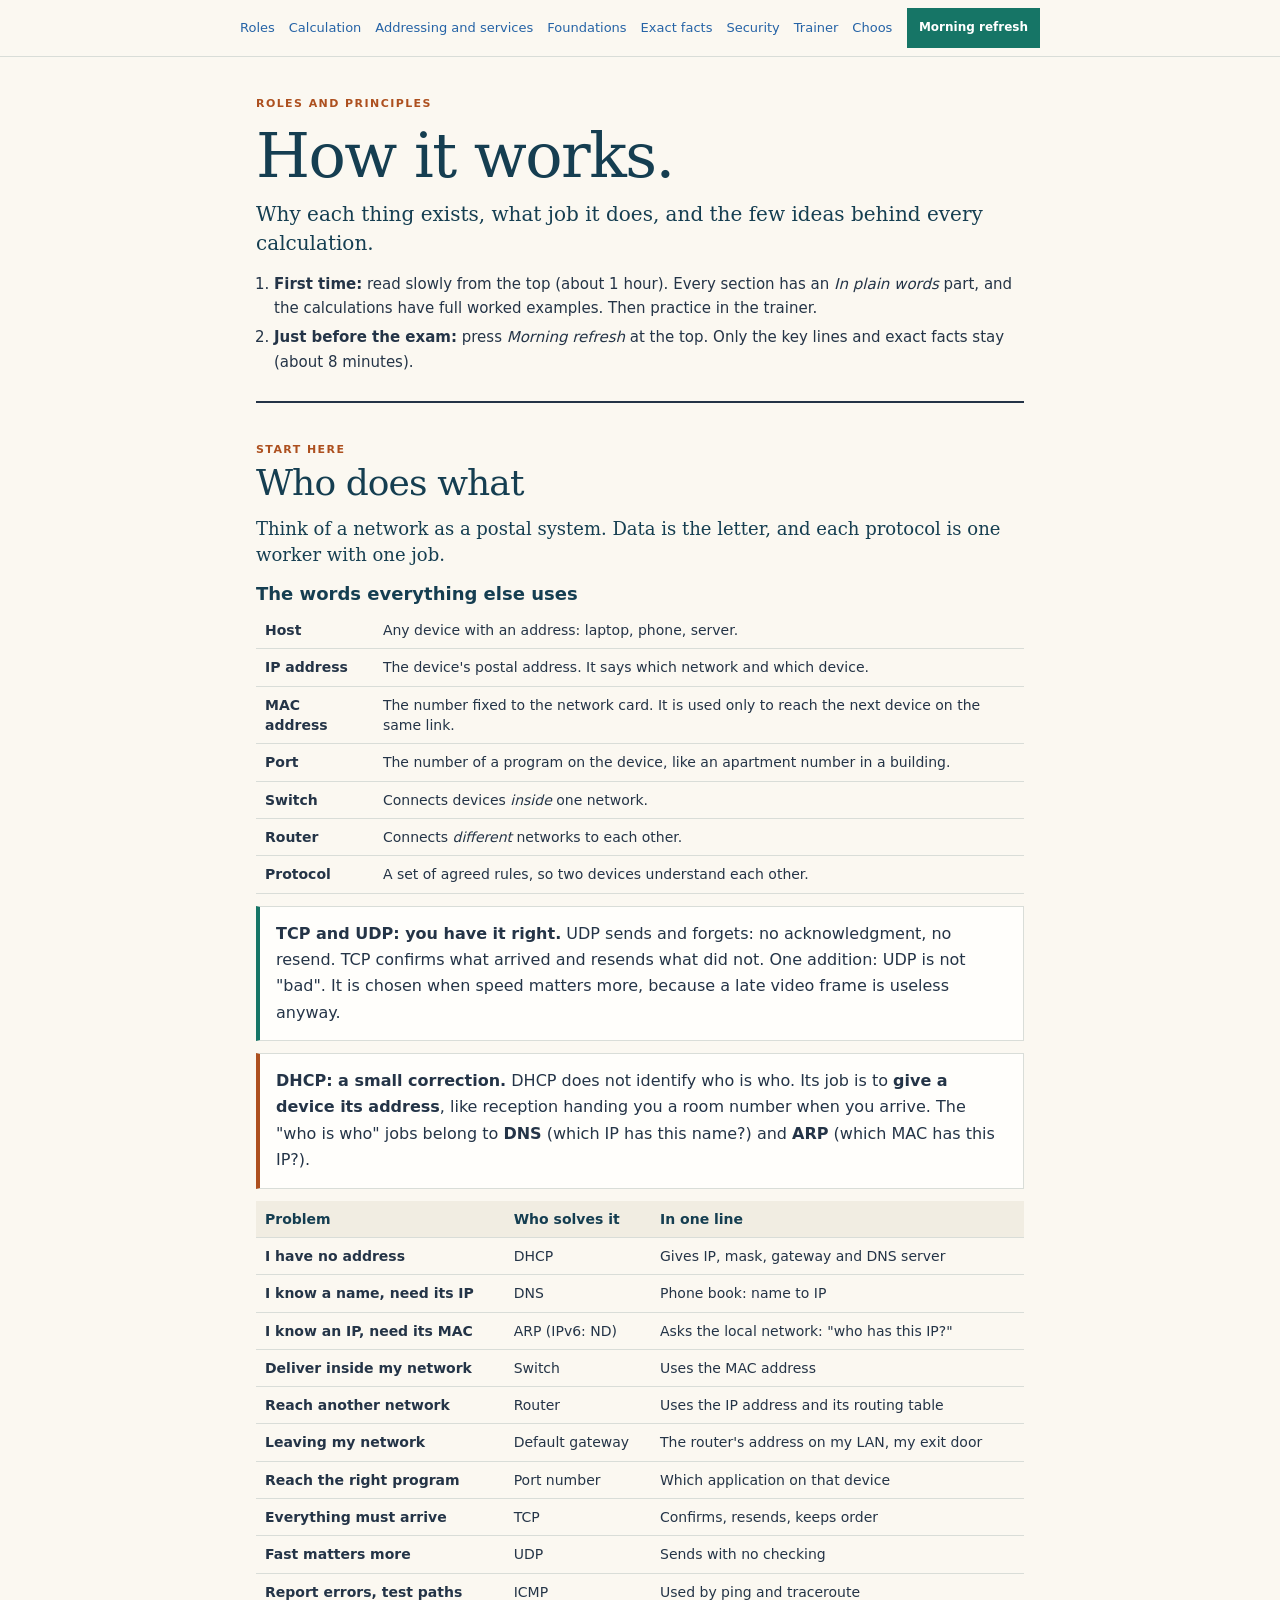
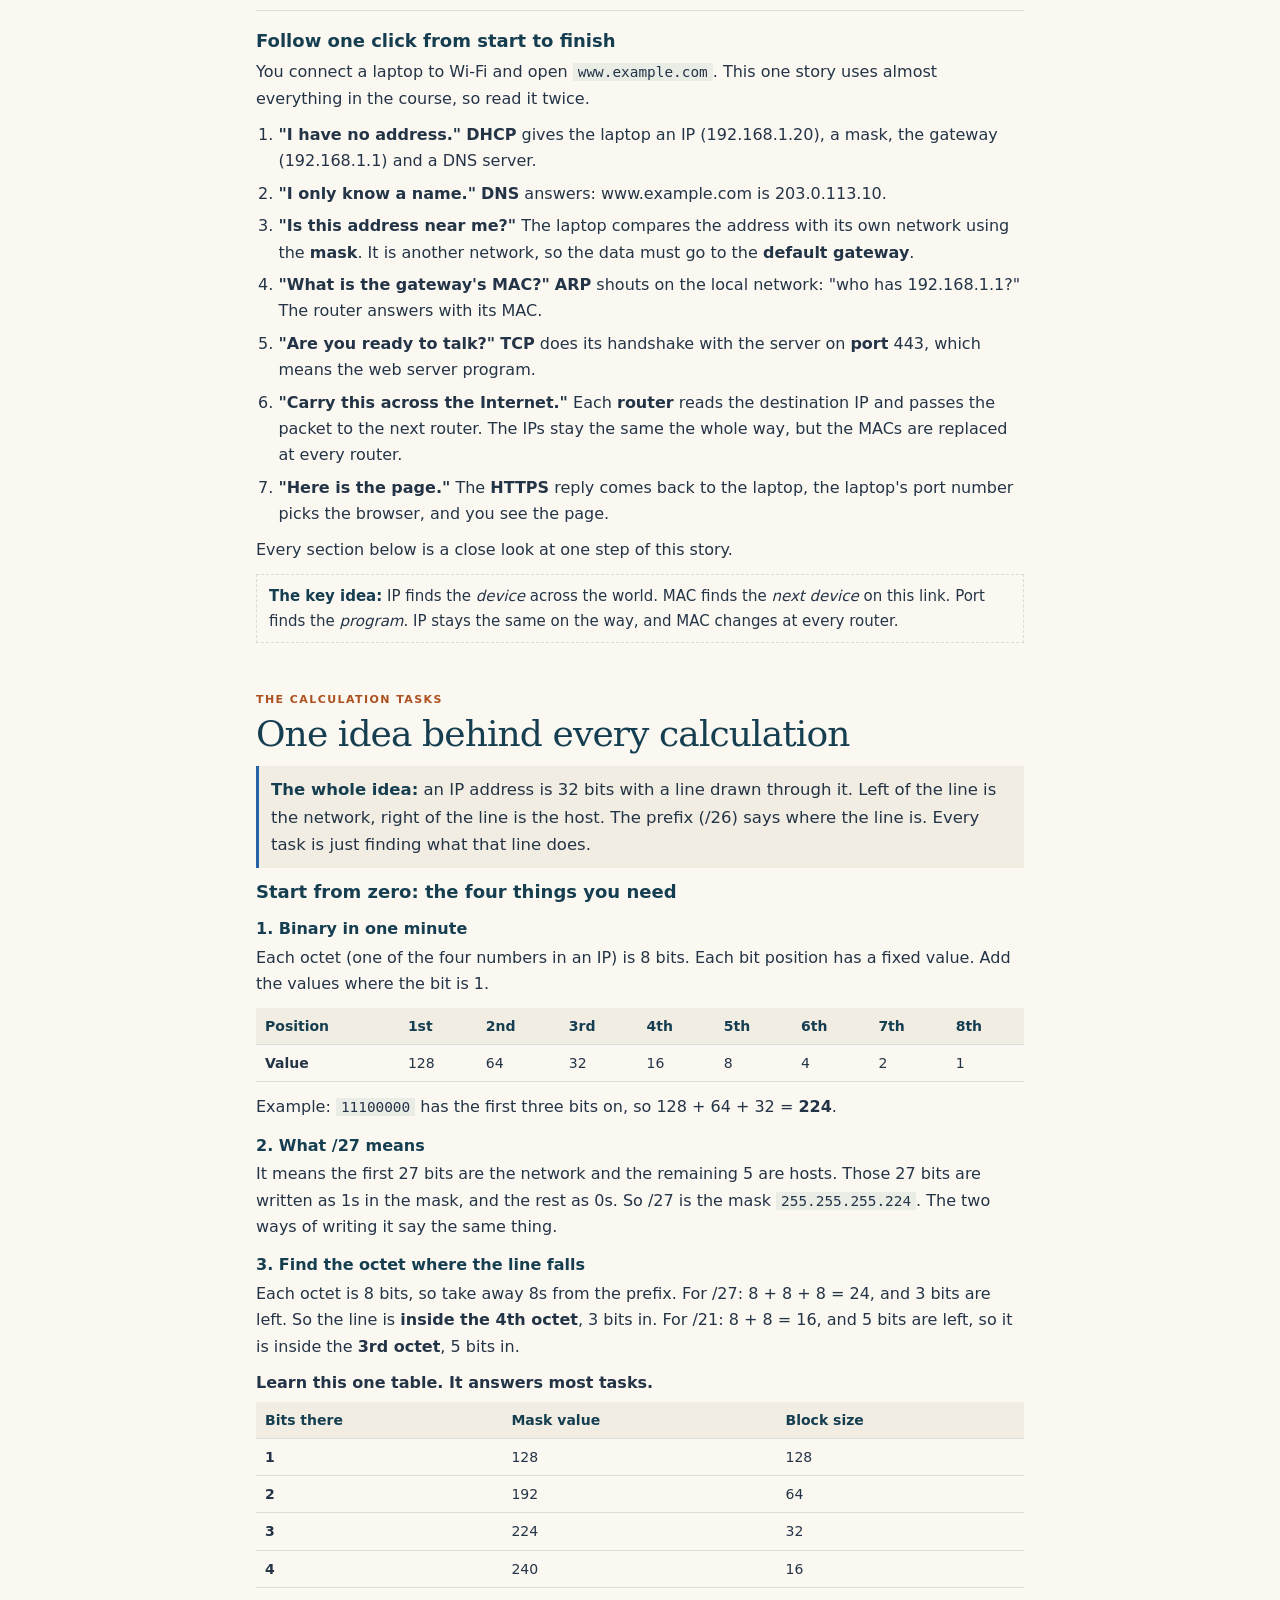
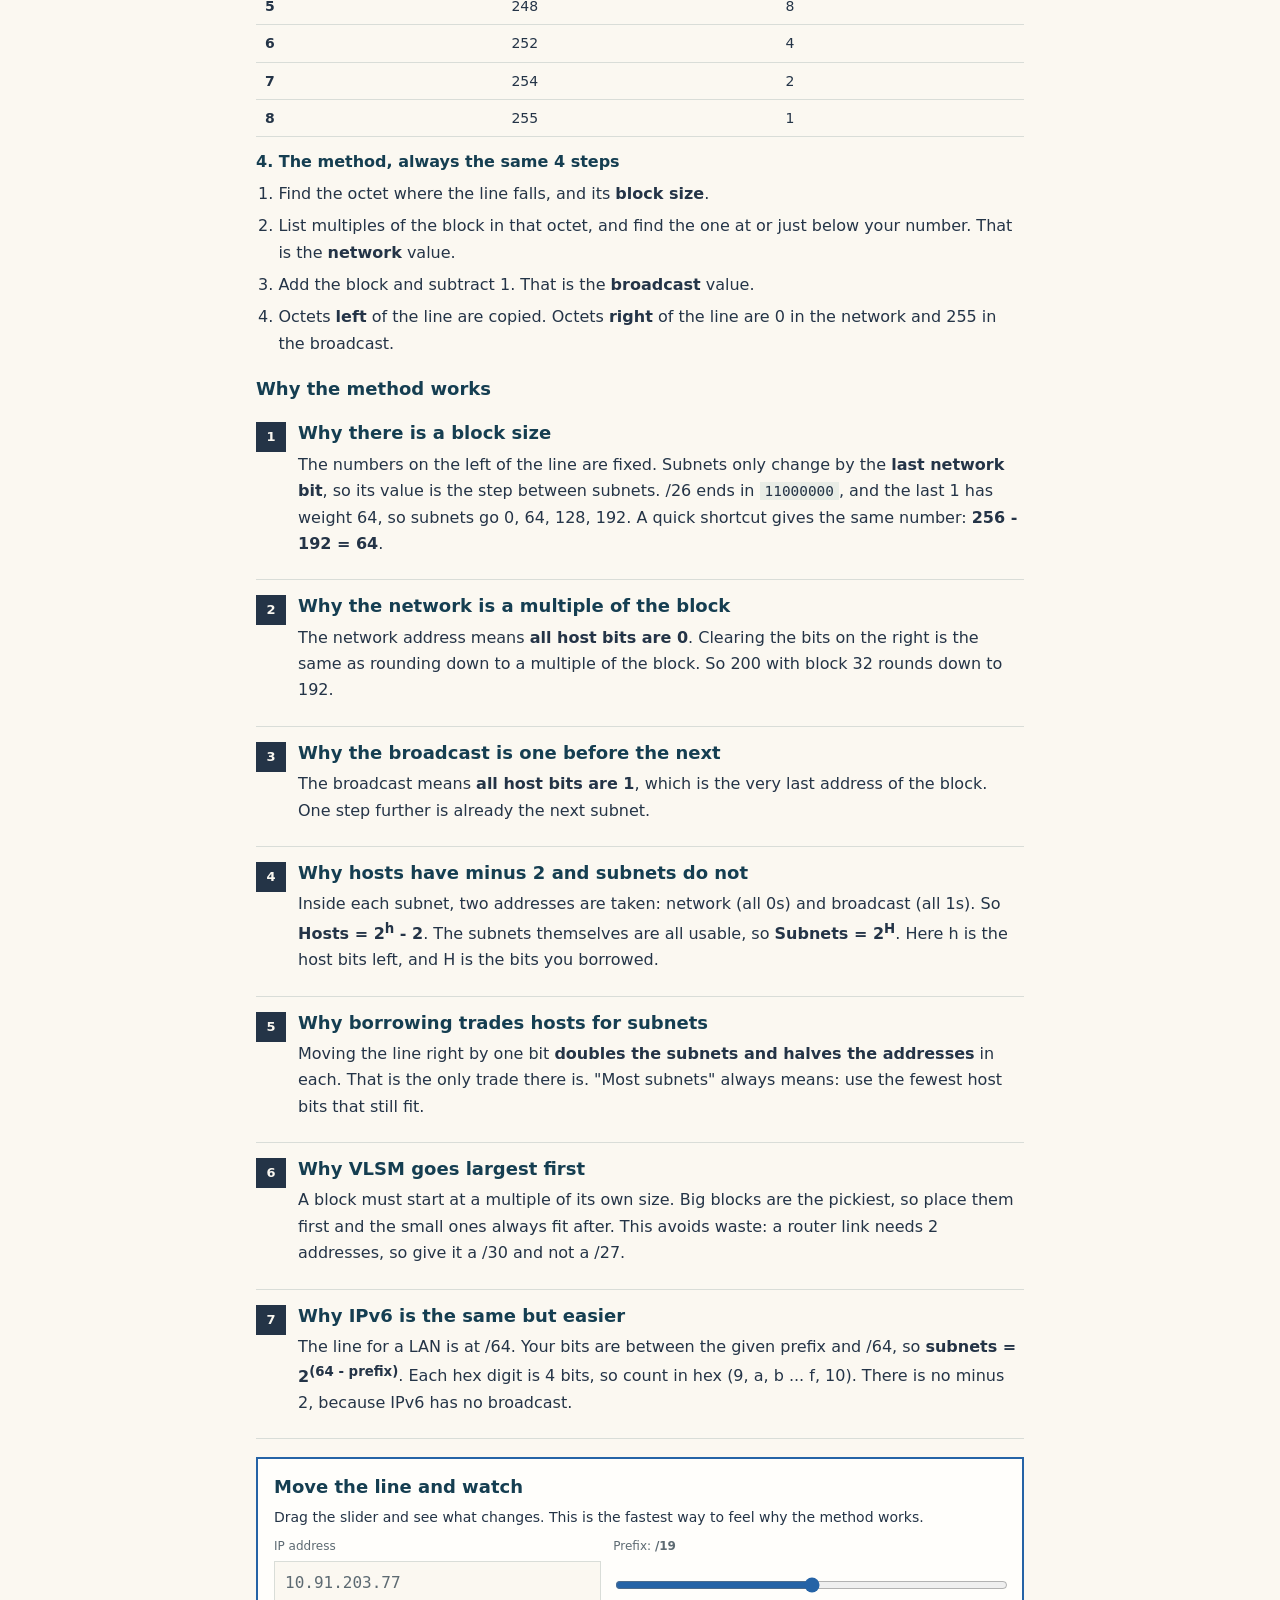
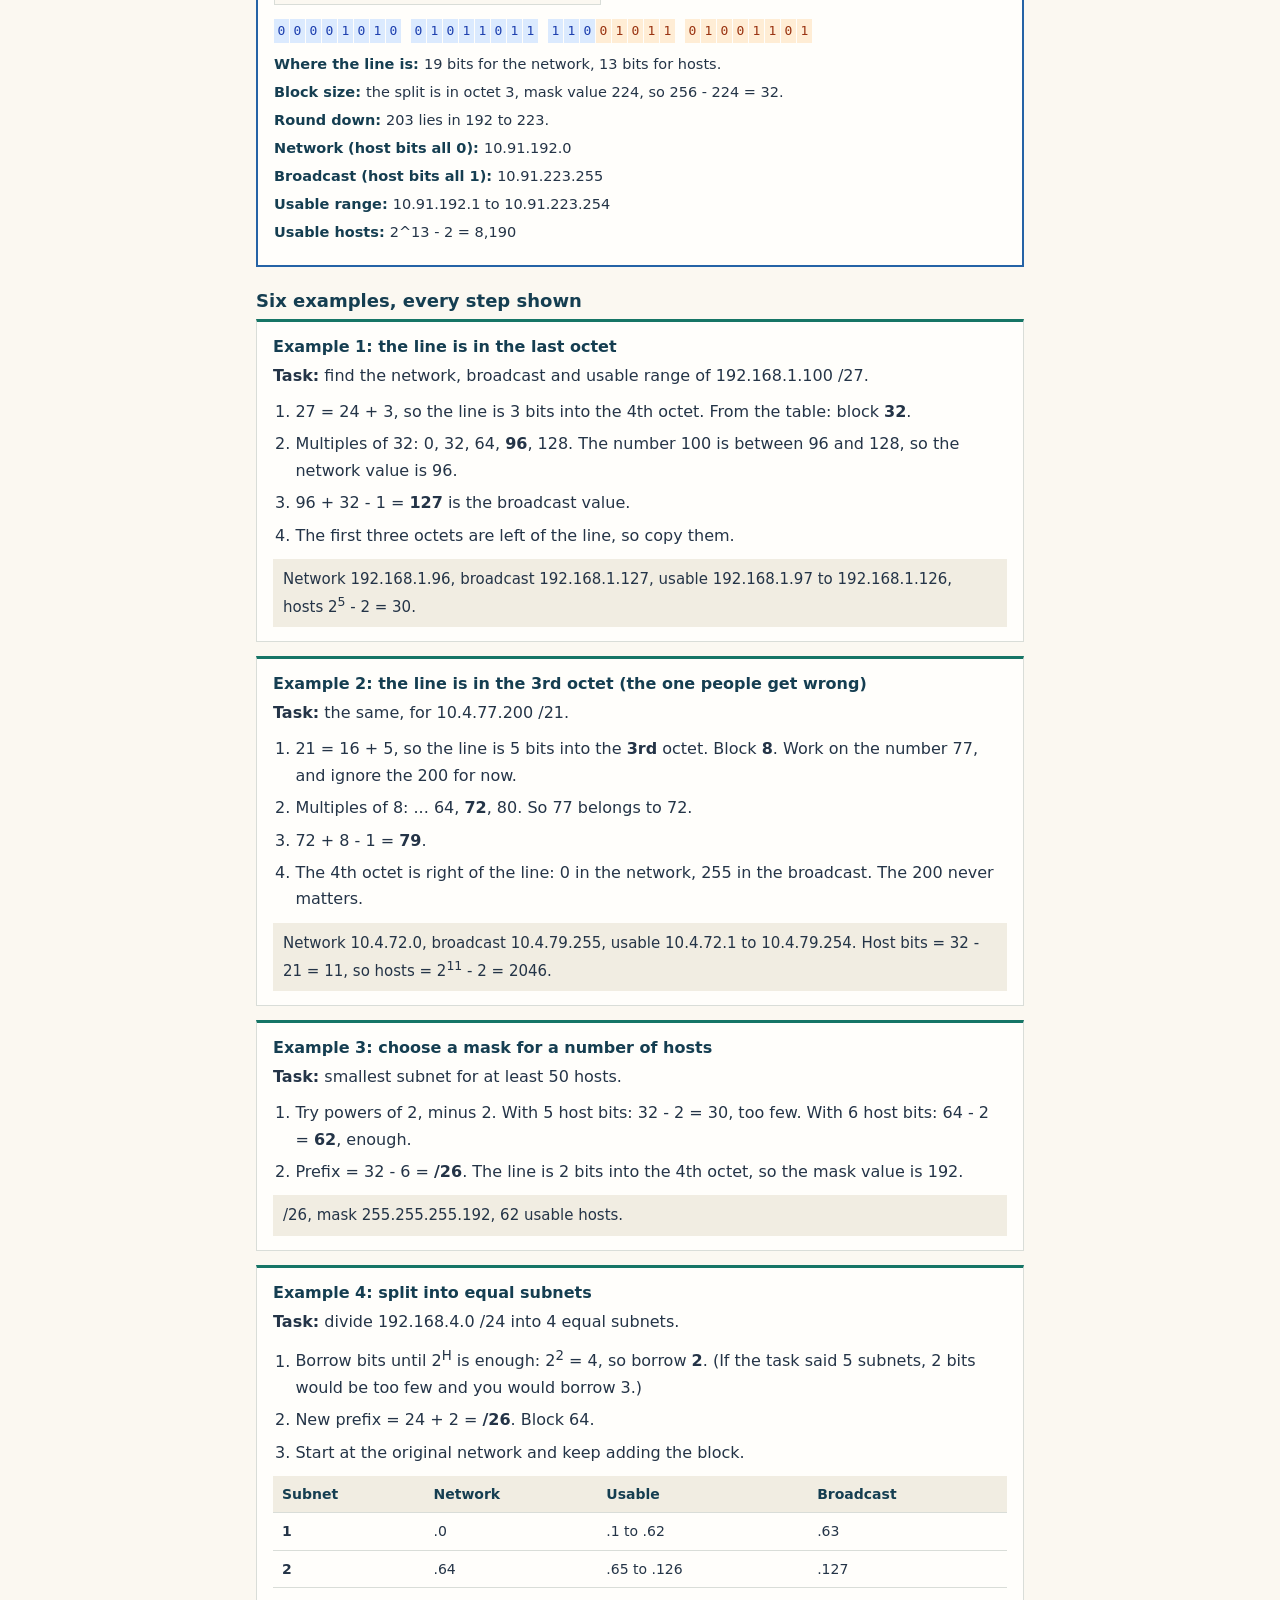
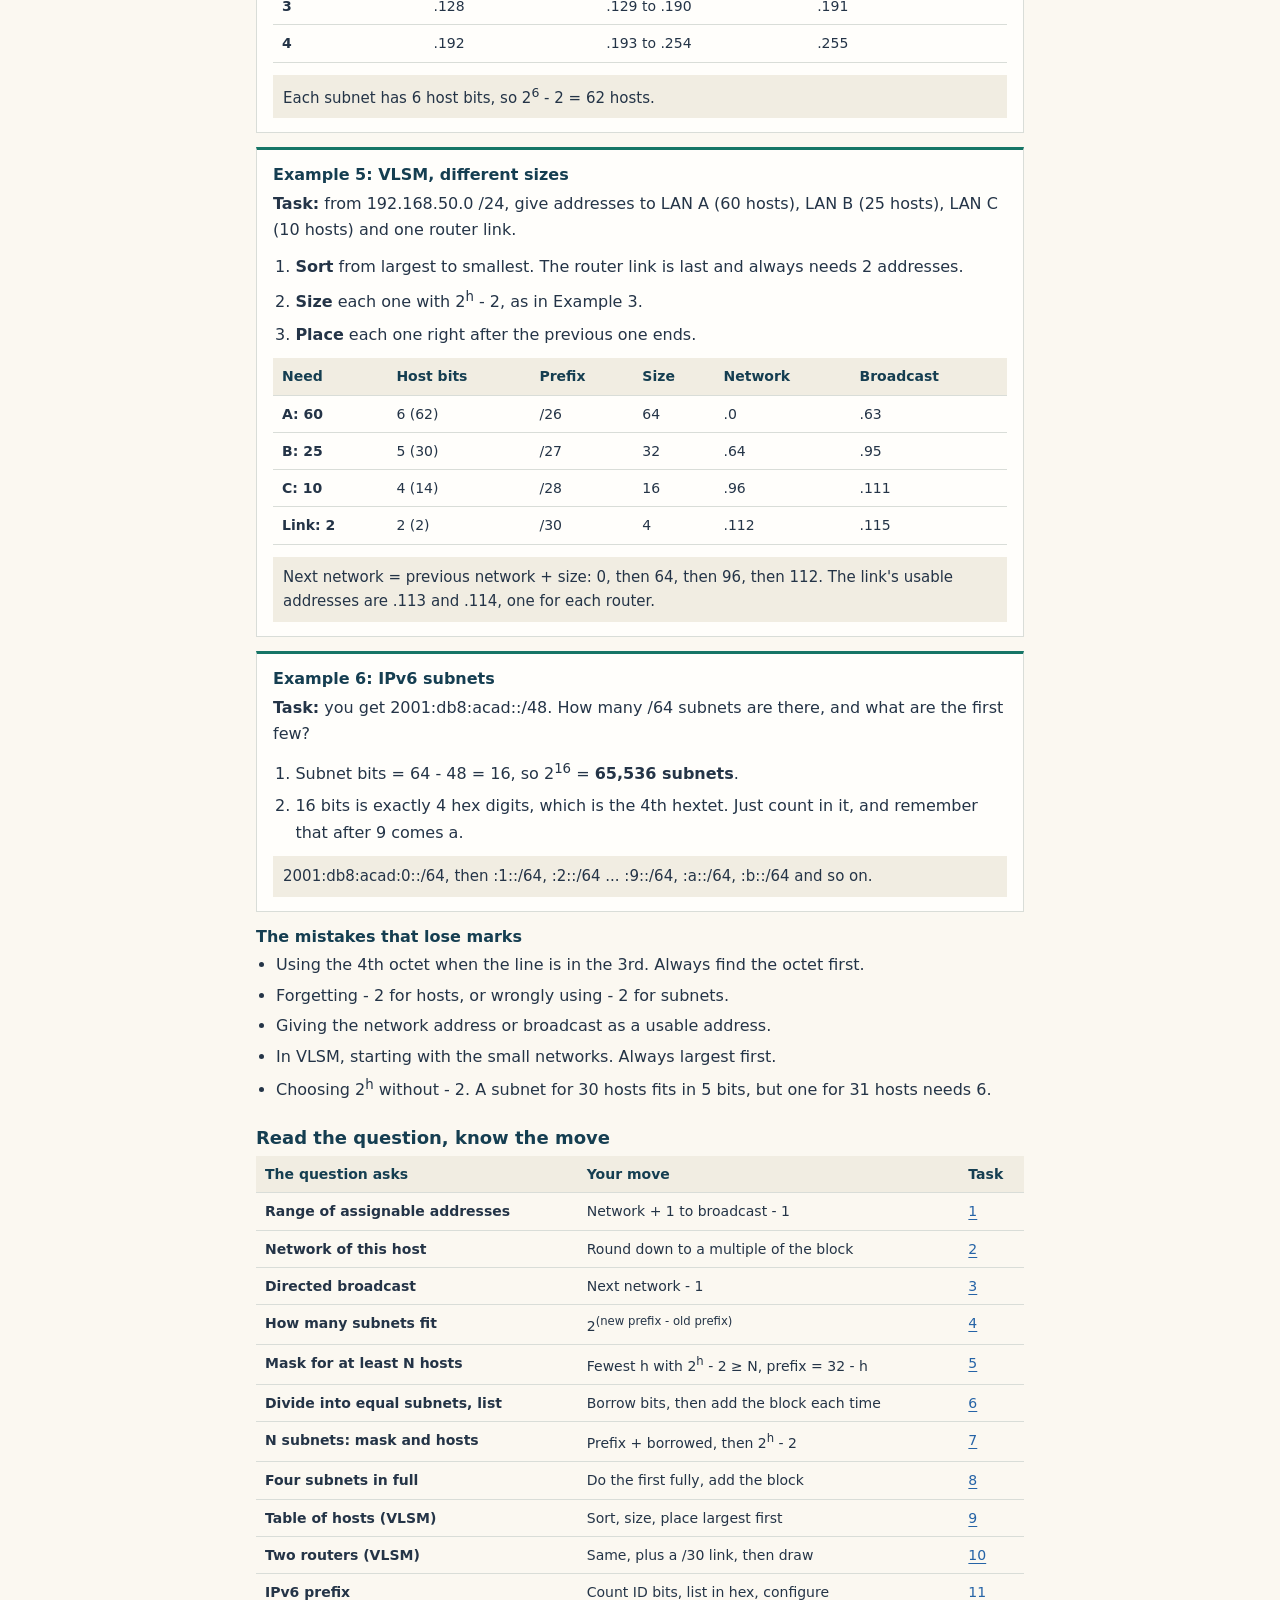
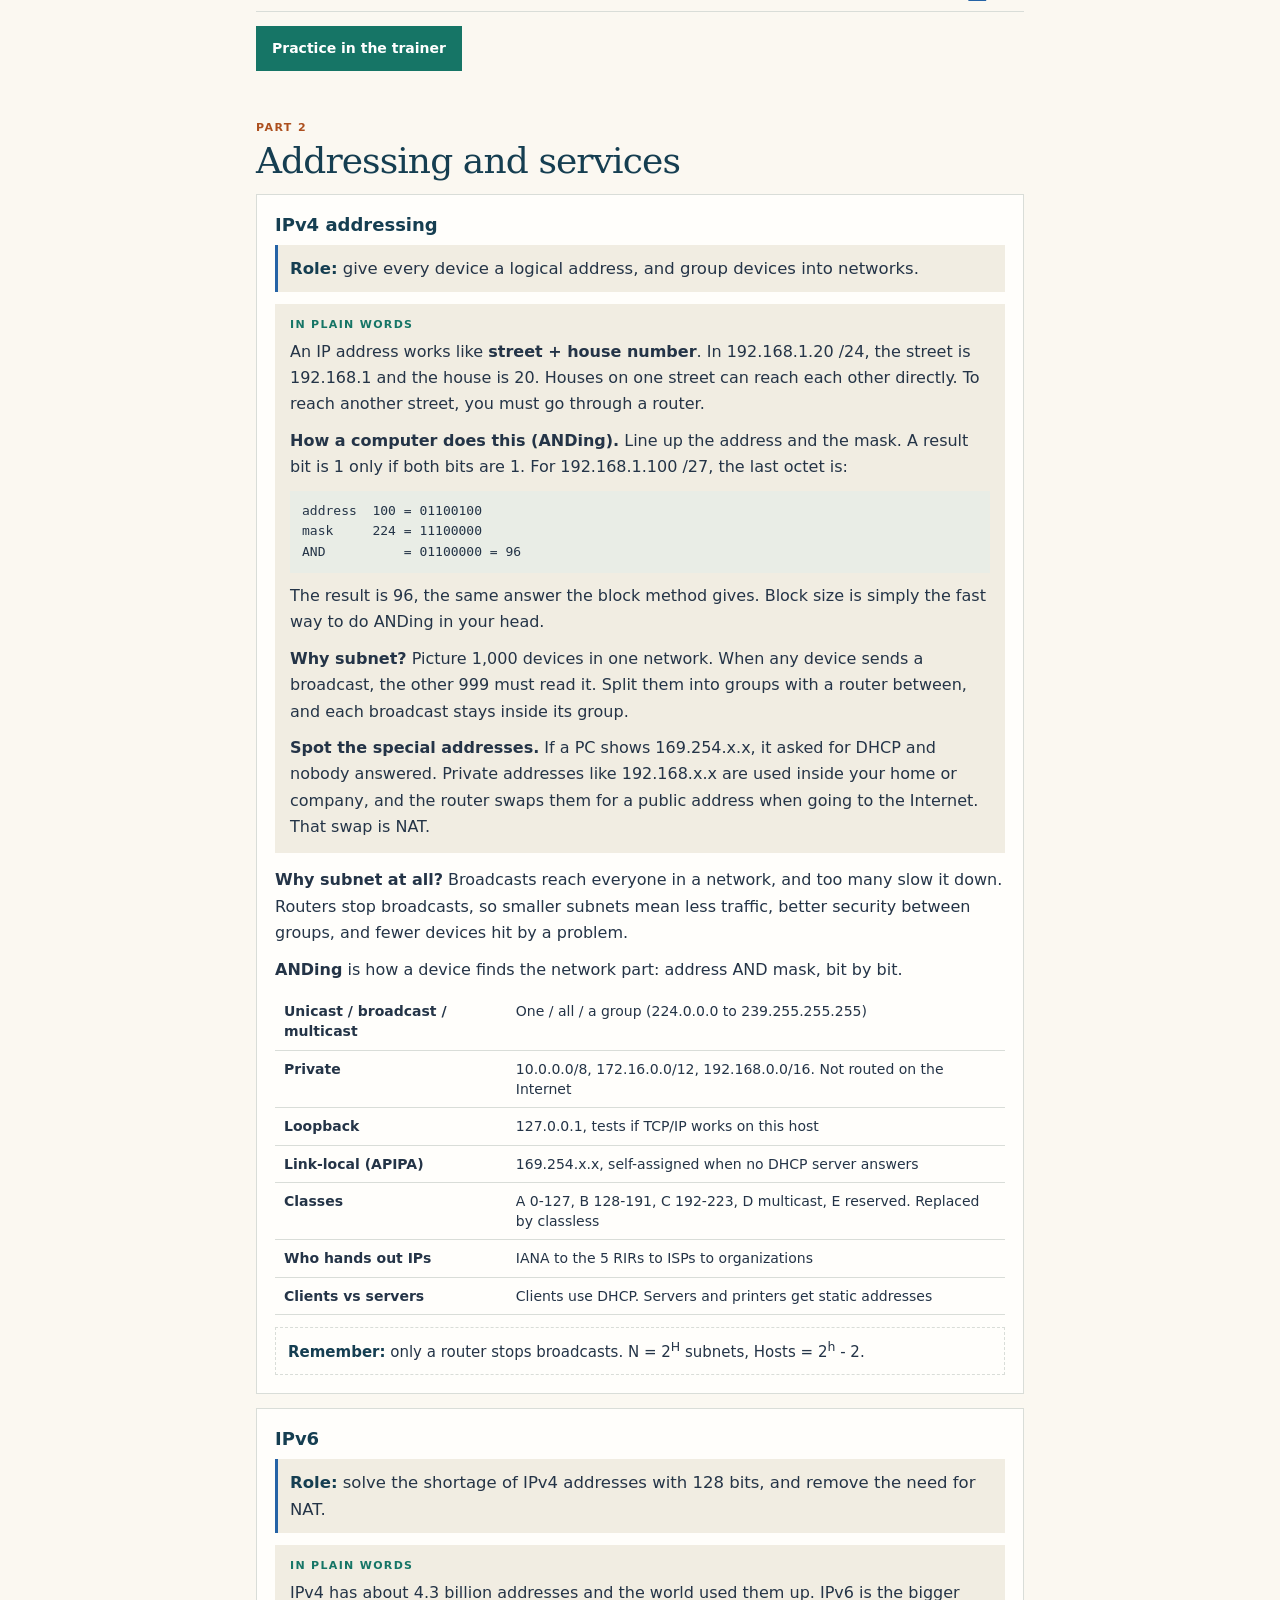
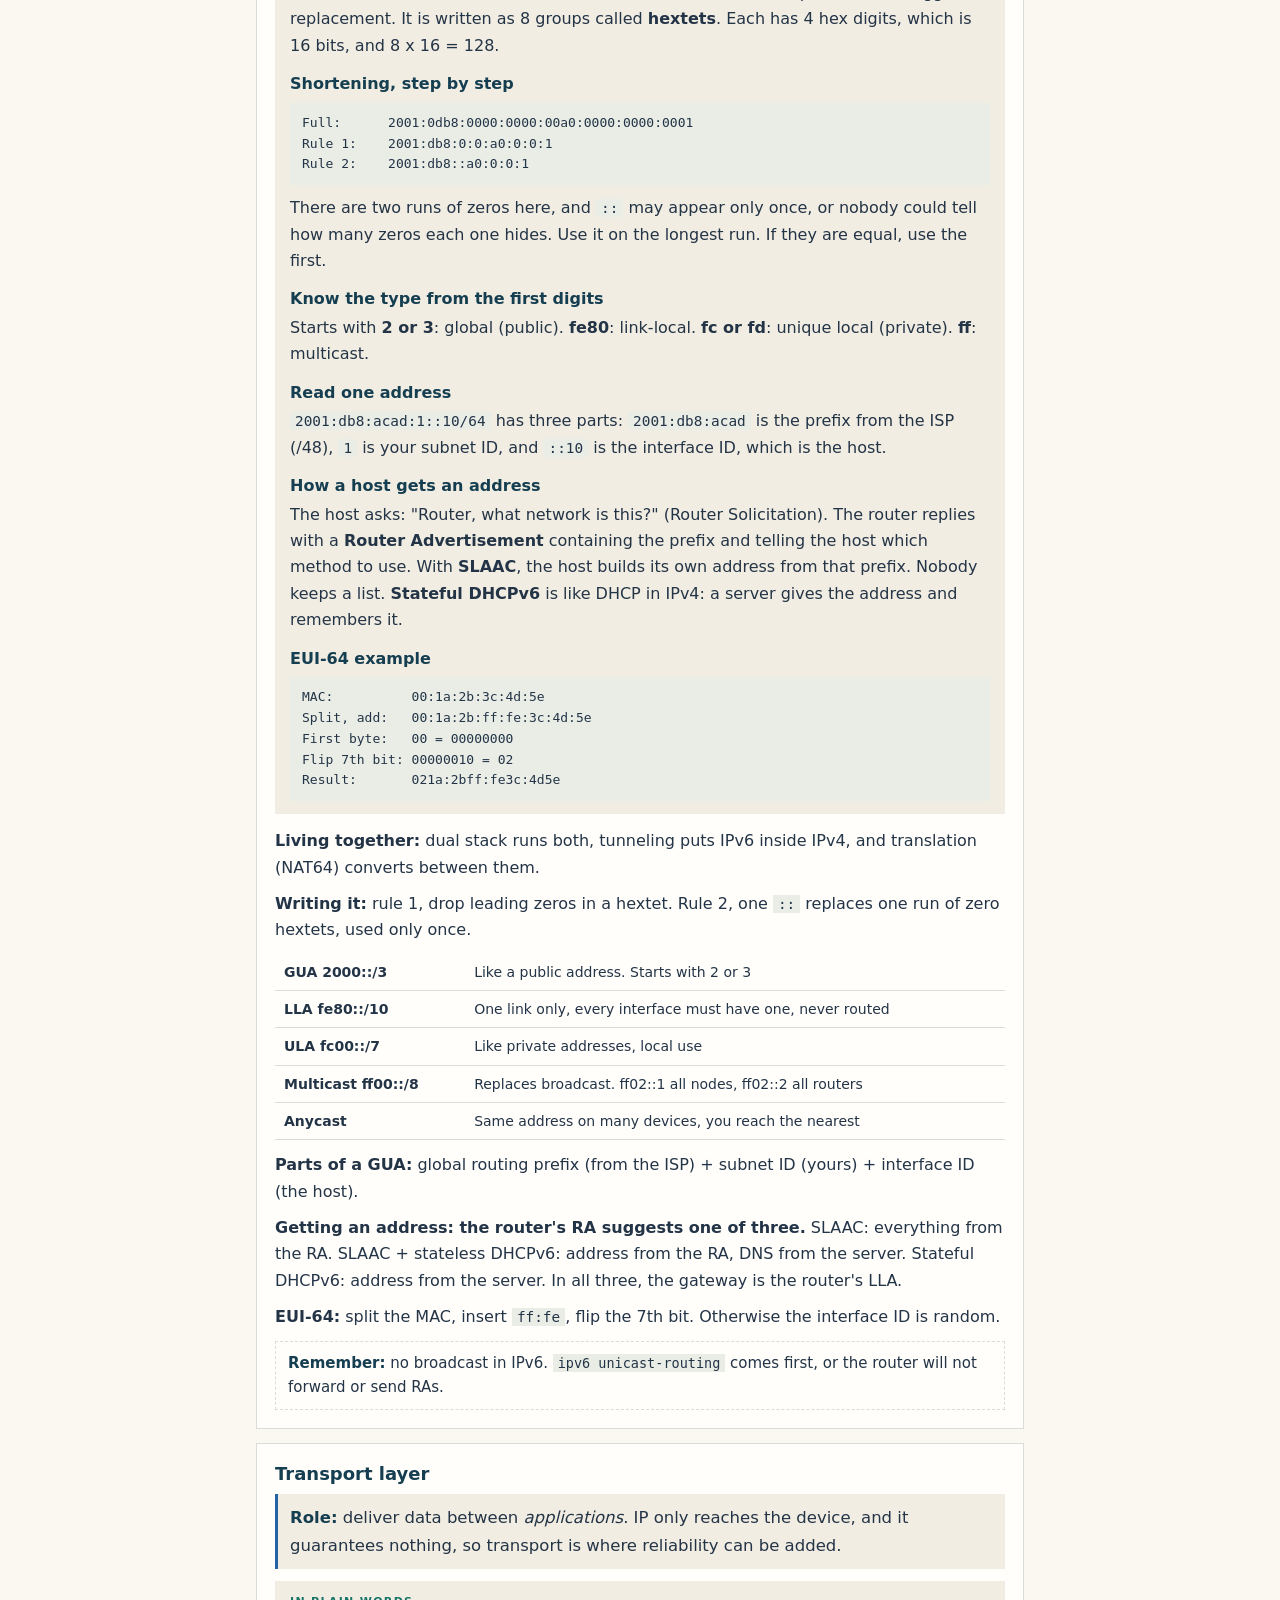
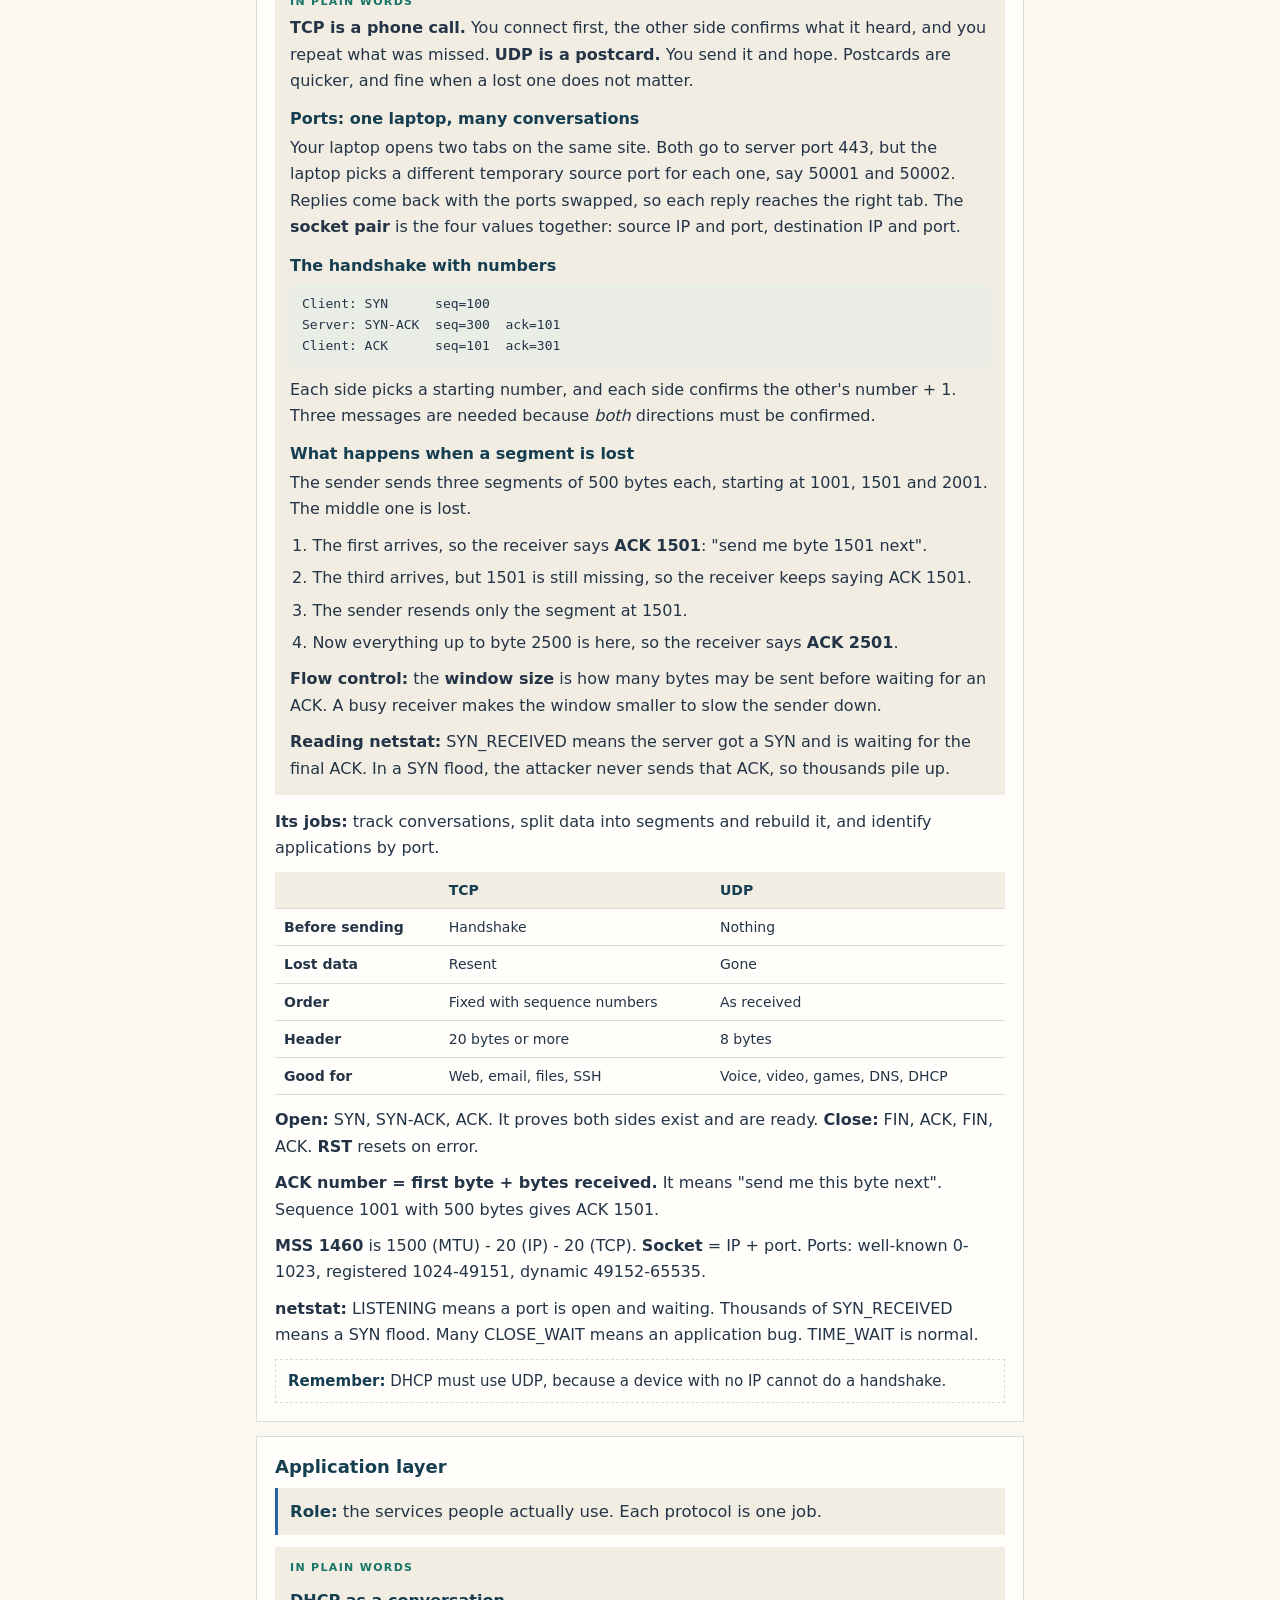
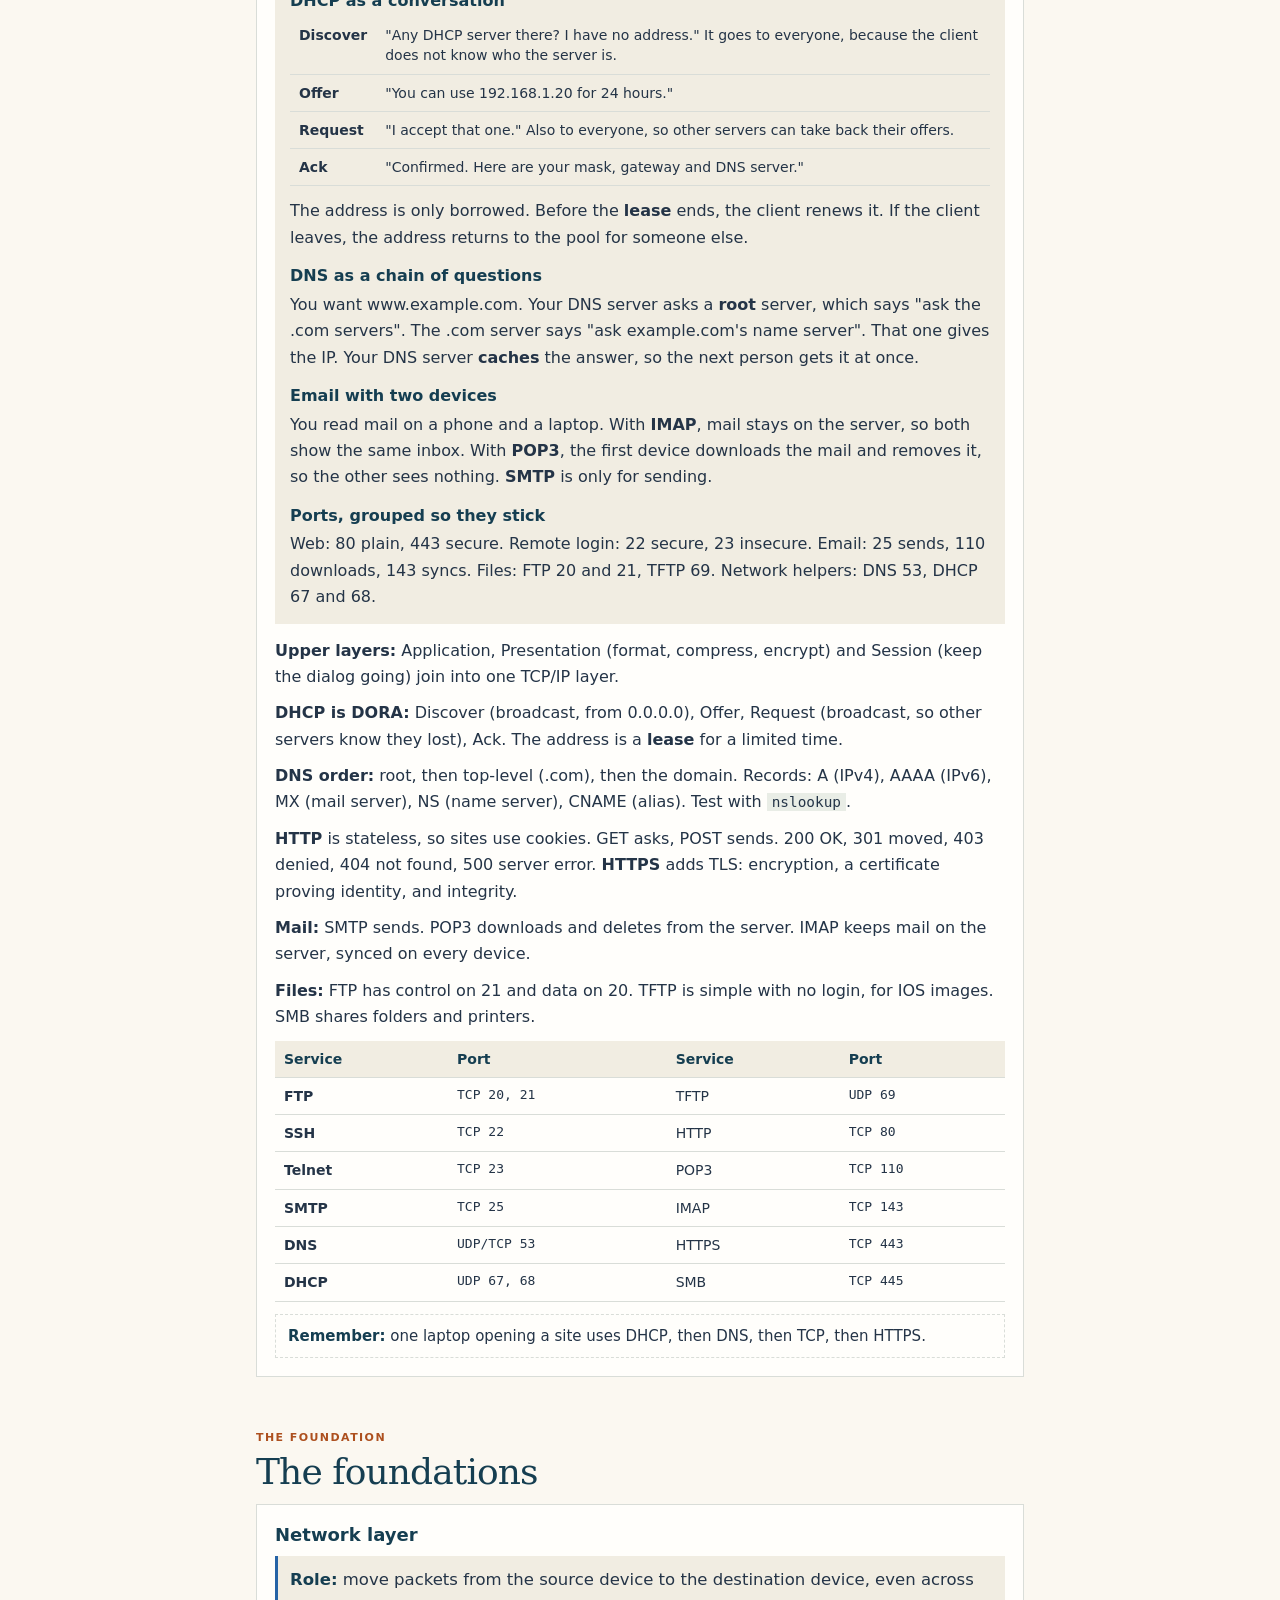
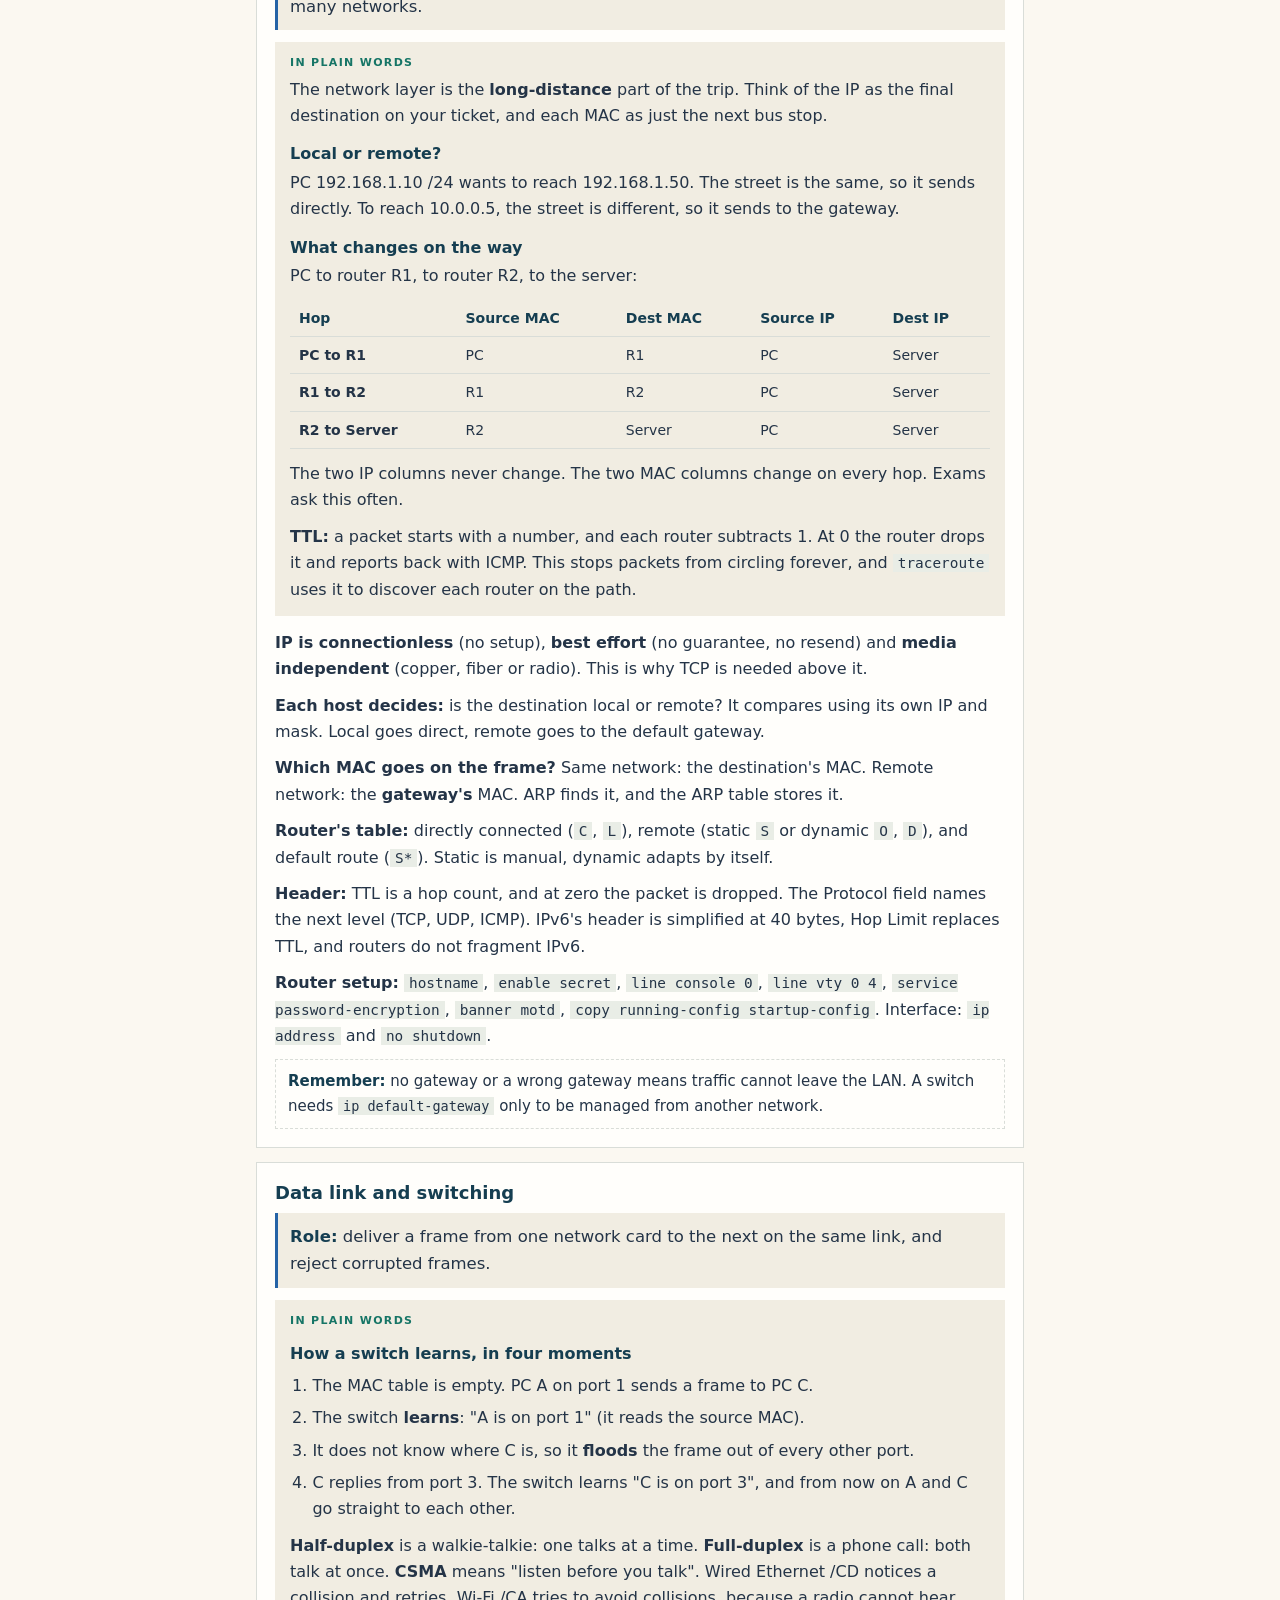
<file: how-it-works.html>
<!doctype html>
<html lang="en">
<head>
<meta charset="utf-8">
<meta name="viewport" content="width=device-width,initial-scale=1">
<title>How It Works</title>
<link rel="icon" href="data:image/svg+xml,%3Csvg xmlns=%22http://www.w3.org/2000/svg%22 viewBox=%220 0 32 32%22%3E%3Crect width=%2232%22 height=%2232%22 fill=%22%232563a6%22/%3E%3Ctext x=%229%22 y=%2225%22 font-size=%2224%22 fill=%22%23fff%22%3EH%3C/text%3E%3C/svg%3E">
<style>
:root{color-scheme:light dark;--paper:#fbf8f1;--page:#fffefb;--ink:#243447;--head:#153e51;--muted:#5d6a72;--blue:#2563a6;--orange:#ad501f;--teal:#167566;--on:#fff;--line:#d9ddd8;--soft:#f1ede2;--code:#e9ede6;--net:#dbeafe;--nett:#1e40af;--host:#ffedd5;--hostt:#9a3412;--ok:#15704a;--mono:'DejaVu Sans Mono',ui-monospace,Menlo,Consolas,monospace;--sans:'DejaVu Sans',system-ui,Arial,sans-serif;--serif:Georgia,'DejaVu Serif',serif}
@media(prefers-color-scheme:dark){:root{--paper:#14191f;--page:#1c232b;--ink:#e6e2d8;--head:#f0ead9;--muted:#a3adb4;--blue:#8dbdea;--orange:#e9a77a;--teal:#58bda9;--on:#0e1f1b;--line:#2f3943;--soft:#232b34;--code:#27313a;--net:#1e3a5f;--nett:#a9cdf5;--host:#4a2c17;--hostt:#f3bd93;--ok:#74d6a4}}
*{box-sizing:border-box}html{scroll-behavior:smooth;scroll-padding-top:62px;-webkit-text-size-adjust:100%}
body{margin:0;background:var(--paper);color:var(--ink);font:16px/1.65 var(--sans)}
a{color:var(--blue);text-underline-offset:3px}
button,input{font:inherit;color:inherit}button{cursor:pointer}
:focus-visible{outline:3px solid #9366b4;outline-offset:2px}
code{font:.9em/1.4 var(--mono);background:var(--code);padding:1px 5px;overflow-wrap:anywhere}
.bar{position:sticky;top:0;z-index:5;display:flex;align-items:center;gap:8px 14px;padding:8px max(16px,calc(50% - 400px));background:var(--paper);border-bottom:1px solid var(--line);font-size:13px}
.bar nav{display:flex;gap:14px;overflow-x:auto;min-width:0;scrollbar-width:none}.bar nav::-webkit-scrollbar{display:none}.bar nav a{white-space:nowrap;text-decoration:none;padding:6px 0}
.mode{flex:0 0 auto;margin-left:auto;min-height:40px;padding:6px 12px;background:var(--teal);color:var(--on);border:0;font-weight:700;font-size:12px}
main{max-width:800px;margin:0 auto;padding:0 16px 70px}
.eyebrow{margin:0;font:bold 11px/1.6 var(--sans);letter-spacing:.13em;color:var(--orange)}
h1,h2{font-family:var(--serif);font-weight:500;color:var(--head);letter-spacing:-.025em}
h1{font-size:clamp(40px,8vw,62px);line-height:1.05;margin:10px 0 12px}
header.top{padding:38px 0 22px;border-bottom:2px solid var(--ink)}
.lead{font:20px/1.45 var(--serif);margin:0 0 14px;color:var(--head)}
.how{margin:0;padding-left:1.2em;font-size:15px}.how li{margin:4px 0}
section{padding-top:38px}h2{font-size:clamp(28px,5vw,36px);line-height:1.15;margin:4px 0 12px}
h3{font:700 18px/1.35 var(--sans);color:var(--head);margin:0 0 6px}
p{margin:0 0 10px}ul,ol{margin:0 0 10px;padding-left:1.25em}li{margin:4px 0}
.fix{padding:14px 16px;background:var(--page);border:1px solid var(--line);border-left:4px solid var(--teal);margin:0 0 12px}.fix.wrong{border-left-color:var(--orange)}
.tw{overflow-x:auto;margin:0 0 12px}table{border-collapse:collapse;width:100%;font-size:14px;line-height:1.45}th,td{padding:8px 9px;border-bottom:1px solid var(--line);text-align:left;vertical-align:top}th{background:var(--soft);color:var(--head);white-space:nowrap}td:first-child{font-weight:700}
.lec{padding:18px 18px 8px;background:var(--page);border:1px solid var(--line);margin:0 0 14px}
.role{font-size:16.5px;padding:10px 12px;background:var(--soft);border-left:3px solid var(--blue);margin:8px 0 12px}
.role b,.key b,.mix b{color:var(--head)}
.key{padding:9px 12px;border:1px dashed var(--line);font-size:15px;margin:10px 0}
.mix{font-size:15px;margin:10px 0}
.num{font-family:var(--mono);font-size:13px;white-space:nowrap}
.pr{counter-increment:p;position:relative;padding:14px 0 12px 42px;border-bottom:1px solid var(--line)}.prs{counter-reset:p}.pr:before{content:counter(p);position:absolute;left:0;top:15px;width:30px;height:30px;line-height:30px;text-align:center;background:var(--ink);color:var(--paper);font:bold 13px/30px var(--sans)}
.lab{padding:16px;background:var(--page);border:2px solid var(--blue);margin:18px 0}
.ctrl{display:grid;grid-template-columns:minmax(0,1fr) minmax(0,1.2fr);gap:12px;margin:8px 0}
.ctrl label{display:flex;flex-direction:column;gap:4px;font-size:12px;color:var(--muted)}
.ctrl input[type=text]{min-height:44px;padding:8px 10px;background:var(--paper);border:1px solid var(--line);font:16px var(--mono)}
.ctrl input[type=range]{width:100%;height:44px;accent-color:var(--blue)}
.bits{display:flex;flex-wrap:wrap;gap:6px 10px;margin:10px 0}.oct{display:flex;gap:1px}.oct i{font:13px/1.9 var(--mono);font-style:normal;width:15px;text-align:center}.n{background:var(--net);color:var(--nett)}.h{background:var(--host);color:var(--hostt)}
.out p{margin:4px 0;font-size:14.5px;overflow-wrap:anywhere}.out b{color:var(--head)}
details.a{border-top:1px solid var(--line);padding:9px 0;font-size:15px}details.a summary{cursor:pointer}details.a p{margin:8px 0 2px}
.btn{display:inline-block;min-height:44px;padding:11px 16px;background:var(--teal);color:var(--on);font-weight:700;font-size:14px;text-decoration:none}
.plain{padding:13px 15px;background:var(--soft);margin:10px 0 14px}.plain>:last-child{margin-bottom:0}
.pl{margin:0 0 5px;font:bold 11px/1.5 var(--sans);letter-spacing:.12em;color:var(--teal)}
h4{font:700 16px/1.35 var(--sans);color:var(--head);margin:14px 0 5px}
.eg{padding:14px 16px;background:var(--page);border:1px solid var(--line);border-top:3px solid var(--teal);margin:0 0 14px}.eg>:last-child{margin-bottom:0}
.eg h4{margin-top:0}.ans{padding:8px 10px;background:var(--soft);font-size:15px;overflow-wrap:anywhere}
.steps{margin:8px 0 10px;padding-left:1.4em}.steps li{margin:6px 0}
pre{margin:8px 0 10px;padding:10px 12px;background:var(--code);font:13px/1.6 var(--mono);overflow-x:auto}
.rnote{display:none;padding:9px 12px;background:var(--soft);border-left:3px solid var(--orange);font-size:14.5px;margin:14px 0 0}
body.refresh .rnote{display:block}
body.refresh .detail{display:none}
body.refresh .lec{padding-bottom:4px}
@media(max-width:560px){.ctrl{grid-template-columns:minmax(0,1fr)}.bar{padding-left:12px;padding-right:12px}.lec{padding:14px 14px 6px}.oct i{width:14px}}
@media(prefers-reduced-motion:reduce){html{scroll-behavior:auto}}
</style>
</head>
<body>
<div class="bar"><nav aria-label="Sections"><a href="#roles">Roles</a><a href="#calc">Calculation</a><a href="#second">Addressing and services</a><a href="#first">Foundations</a><a href="#facts">Exact facts</a><a href="#later">Security</a><a href="networks-juice.html">Trainer</a><a href="networks-juice.html#choose">Choose two</a><a href="index.html">Full guide</a><a href="exam-prep.html">Exam prep</a></nav><button class="mode" id="mode" type="button" aria-pressed="false">Morning refresh</button></div>
<main>
<header class="top">
  <p class="eyebrow">ROLES AND PRINCIPLES</p>
  <h1>How it works.</h1>
  <p class="lead">Why each thing exists, what job it does, and the few ideas behind every calculation.</p>
  <ol class="how">
    <li><strong>First time:</strong> read slowly from the top (about 1 hour). Every section has an <em>In plain words</em> part, and the calculations have full worked examples. Then practice in the trainer.</li>
    <li><strong>Just before the exam:</strong> press <em>Morning refresh</em> at the top. Only the key lines and exact facts stay (about 8 minutes).</li>
  </ol>
  <p class="rnote"><strong>Short mode is on</strong>, so the explanations are hidden. Press <em>Show full</em> at the top to read everything.</p>
</header>

<section id="roles">
  <p class="eyebrow">START HERE</p>
  <h2>Who does what</h2>
  <div class="detail">
  <p class="lead" style="font-size:18px">Think of a network as a postal system. Data is the letter, and each protocol is one worker with one job.</p>
  <h3>The words everything else uses</h3>
  <div class="tw"><table><tbody>
    <tr><td>Host</td><td>Any device with an address: laptop, phone, server.</td></tr>
    <tr><td>IP address</td><td>The device's postal address. It says which network and which device.</td></tr>
    <tr><td>MAC address</td><td>The number fixed to the network card. It is used only to reach the next device on the same link.</td></tr>
    <tr><td>Port</td><td>The number of a program on the device, like an apartment number in a building.</td></tr>
    <tr><td>Switch</td><td>Connects devices <em>inside</em> one network.</td></tr>
    <tr><td>Router</td><td>Connects <em>different</em> networks to each other.</td></tr>
    <tr><td>Protocol</td><td>A set of agreed rules, so two devices understand each other.</td></tr>
  </tbody></table></div>
  </div>
  <div class="fix"><strong>TCP and UDP: you have it right.</strong> UDP sends and forgets: no acknowledgment, no resend. TCP confirms what arrived and resends what did not. One addition: UDP is not "bad". It is chosen when speed matters more, because a late video frame is useless anyway.</div>
  <div class="fix wrong"><strong>DHCP: a small correction.</strong> DHCP does not identify who is who. Its job is to <strong>give a device its address</strong>, like reception handing you a room number when you arrive. The "who is who" jobs belong to <strong>DNS</strong> (which IP has this name?) and <strong>ARP</strong> (which MAC has this IP?).</div>
  <div class="tw"><table>
    <thead><tr><th>Problem</th><th>Who solves it</th><th>In one line</th></tr></thead>
    <tbody>
      <tr><td>I have no address</td><td>DHCP</td><td>Gives IP, mask, gateway and DNS server</td></tr>
      <tr><td>I know a name, need its IP</td><td>DNS</td><td>Phone book: name to IP</td></tr>
      <tr><td>I know an IP, need its MAC</td><td>ARP (IPv6: ND)</td><td>Asks the local network: "who has this IP?"</td></tr>
      <tr><td>Deliver inside my network</td><td>Switch</td><td>Uses the MAC address</td></tr>
      <tr><td>Reach another network</td><td>Router</td><td>Uses the IP address and its routing table</td></tr>
      <tr><td>Leaving my network</td><td>Default gateway</td><td>The router's address on my LAN, my exit door</td></tr>
      <tr><td>Reach the right program</td><td>Port number</td><td>Which application on that device</td></tr>
      <tr><td>Everything must arrive</td><td>TCP</td><td>Confirms, resends, keeps order</td></tr>
      <tr><td>Fast matters more</td><td>UDP</td><td>Sends with no checking</td></tr>
      <tr><td>Report errors, test paths</td><td>ICMP</td><td>Used by ping and traceroute</td></tr>
    </tbody>
  </table></div>
  <div class="detail">
  <h3 style="margin-top:18px">Follow one click from start to finish</h3>
  <p>You connect a laptop to Wi-Fi and open <code>www.example.com</code>. This one story uses almost everything in the course, so read it twice.</p>
  <ol class="steps">
    <li><strong>"I have no address."</strong> <b>DHCP</b> gives the laptop an IP (192.168.1.20), a mask, the gateway (192.168.1.1) and a DNS server.</li>
    <li><strong>"I only know a name."</strong> <b>DNS</b> answers: www.example.com is 203.0.113.10.</li>
    <li><strong>"Is this address near me?"</strong> The laptop compares the address with its own network using the <b>mask</b>. It is another network, so the data must go to the <b>default gateway</b>.</li>
    <li><strong>"What is the gateway's MAC?"</strong> <b>ARP</b> shouts on the local network: "who has 192.168.1.1?" The router answers with its MAC.</li>
    <li><strong>"Are you ready to talk?"</strong> <b>TCP</b> does its handshake with the server on <b>port</b> 443, which means the web server program.</li>
    <li><strong>"Carry this across the Internet."</strong> Each <b>router</b> reads the destination IP and passes the packet to the next router. The IPs stay the same the whole way, but the MACs are replaced at every router.</li>
    <li><strong>"Here is the page."</strong> The <b>HTTPS</b> reply comes back to the laptop, the laptop's port number picks the browser, and you see the page.</li>
  </ol>
  <p>Every section below is a close look at one step of this story.</p>
  </div>
  <p class="key"><b>The key idea:</b> IP finds the <em>device</em> across the world. MAC finds the <em>next device</em> on this link. Port finds the <em>program</em>. IP stays the same on the way, and MAC changes at every router.</p>
</section>

<section id="calc">
  <p class="eyebrow">THE CALCULATION TASKS</p>
  <h2>One idea behind every calculation</h2>
  <p class="role"><b>The whole idea:</b> an IP address is 32 bits with a line drawn through it. Left of the line is the network, right of the line is the host. The prefix (/26) says where the line is. Every task is just finding what that line does.</p>
  <div class="detail">
  <h3>Start from zero: the four things you need</h3>
  <h4>1. Binary in one minute</h4>
  <p>Each octet (one of the four numbers in an IP) is 8 bits. Each bit position has a fixed value. Add the values where the bit is 1.</p>
  <div class="tw"><table><thead><tr><th>Position</th><th>1st</th><th>2nd</th><th>3rd</th><th>4th</th><th>5th</th><th>6th</th><th>7th</th><th>8th</th></tr></thead><tbody>
    <tr><td>Value</td><td>128</td><td>64</td><td>32</td><td>16</td><td>8</td><td>4</td><td>2</td><td>1</td></tr>
  </tbody></table></div>
  <p>Example: <code>11100000</code> has the first three bits on, so 128 + 64 + 32 = <strong>224</strong>.</p>
  <h4>2. What /27 means</h4>
  <p>It means the first 27 bits are the network and the remaining 5 are hosts. Those 27 bits are written as 1s in the mask, and the rest as 0s. So /27 is the mask <code>255.255.255.224</code>. The two ways of writing it say the same thing.</p>
  <h4>3. Find the octet where the line falls</h4>
  <p>Each octet is 8 bits, so take away 8s from the prefix. For /27: 8 + 8 + 8 = 24, and 3 bits are left. So the line is <strong>inside the 4th octet</strong>, 3 bits in. For /21: 8 + 8 = 16, and 5 bits are left, so it is inside the <strong>3rd octet</strong>, 5 bits in.</p>
  <p style="margin:6px 0 5px"><strong>Learn this one table. It answers most tasks.</strong></p>
  <div class="tw"><table><thead><tr><th>Bits there</th><th>Mask value</th><th>Block size</th></tr></thead><tbody>
    <tr><td>1</td><td>128</td><td>128</td></tr>
    <tr><td>2</td><td>192</td><td>64</td></tr>
    <tr><td>3</td><td>224</td><td>32</td></tr>
    <tr><td>4</td><td>240</td><td>16</td></tr>
    <tr><td>5</td><td>248</td><td>8</td></tr>
    <tr><td>6</td><td>252</td><td>4</td></tr>
    <tr><td>7</td><td>254</td><td>2</td></tr>
    <tr><td>8</td><td>255</td><td>1</td></tr>
  </tbody></table></div>
  <h4>4. The method, always the same 4 steps</h4>
  <ol class="steps">
    <li>Find the octet where the line falls, and its <strong>block size</strong>.</li>
    <li>List multiples of the block in that octet, and find the one at or just below your number. That is the <strong>network</strong> value.</li>
    <li>Add the block and subtract 1. That is the <strong>broadcast</strong> value.</li>
    <li>Octets <strong>left</strong> of the line are copied. Octets <strong>right</strong> of the line are 0 in the network and 255 in the broadcast.</li>
  </ol>
  <h3 style="margin-top:20px">Why the method works</h3>
  </div>
  <div class="prs">
    <div class="pr"><h3>Why there is a block size</h3><p>The numbers on the left of the line are fixed. Subnets only change by the <strong>last network bit</strong>, so its value is the step between subnets. /26 ends in <code>11000000</code>, and the last 1 has weight 64, so subnets go 0, 64, 128, 192. A quick shortcut gives the same number: <strong>256 - 192 = 64</strong>.</p></div>
    <div class="pr"><h3>Why the network is a multiple of the block</h3><p>The network address means <strong>all host bits are 0</strong>. Clearing the bits on the right is the same as rounding down to a multiple of the block. So 200 with block 32 rounds down to 192.</p></div>
    <div class="pr"><h3>Why the broadcast is one before the next</h3><p>The broadcast means <strong>all host bits are 1</strong>, which is the very last address of the block. One step further is already the next subnet.</p></div>
    <div class="pr"><h3>Why hosts have minus 2 and subnets do not</h3><p>Inside each subnet, two addresses are taken: network (all 0s) and broadcast (all 1s). So <strong>Hosts = 2<sup>h</sup> - 2</strong>. The subnets themselves are all usable, so <strong>Subnets = 2<sup>H</sup></strong>. Here h is the host bits left, and H is the bits you borrowed.</p></div>
    <div class="pr"><h3>Why borrowing trades hosts for subnets</h3><p>Moving the line right by one bit <strong>doubles the subnets and halves the addresses</strong> in each. That is the only trade there is. "Most subnets" always means: use the fewest host bits that still fit.</p></div>
    <div class="pr"><h3>Why VLSM goes largest first</h3><p>A block must start at a multiple of its own size. Big blocks are the pickiest, so place them first and the small ones always fit after. This avoids waste: a router link needs 2 addresses, so give it a /30 and not a /27.</p></div>
    <div class="pr"><h3>Why IPv6 is the same but easier</h3><p>The line for a LAN is at /64. Your bits are between the given prefix and /64, so <strong>subnets = 2<sup>(64 - prefix)</sup></strong>. Each hex digit is 4 bits, so count in hex (9, a, b ... f, 10). There is no minus 2, because IPv6 has no broadcast.</p></div>
  </div>

  <div class="lab" id="line-lab">
    <h3>Move the line and watch</h3>
    <p style="font-size:14px;margin:0">Drag the slider and see what changes. This is the fastest way to feel why the method works.</p>
    <div class="ctrl"><label>IP address<input type="text" id="ip" value="10.91.203.77" inputmode="decimal" autocomplete="off" spellcheck="false"></label><label><span>Prefix: <b id="pv"></b></span><input type="range" id="pr" min="8" max="30" value="19"></label></div>
    <div class="bits" id="bits" aria-hidden="true"></div>
    <div class="out" id="out" aria-live="polite"></div>
  </div>

  <div class="detail">
  <h3 style="margin-top:22px">Six examples, every step shown</h3>
  <div class="eg"><h4>Example 1: the line is in the last octet</h4>
    <p><strong>Task:</strong> find the network, broadcast and usable range of 192.168.1.100 /27.</p>
    <ol class="steps">
      <li>27 = 24 + 3, so the line is 3 bits into the 4th octet. From the table: block <strong>32</strong>.</li>
      <li>Multiples of 32: 0, 32, 64, <strong>96</strong>, 128. The number 100 is between 96 and 128, so the network value is 96.</li>
      <li>96 + 32 - 1 = <strong>127</strong> is the broadcast value.</li>
      <li>The first three octets are left of the line, so copy them.</li>
    </ol>
    <p class="ans">Network 192.168.1.96, broadcast 192.168.1.127, usable 192.168.1.97 to 192.168.1.126, hosts 2<sup>5</sup> - 2 = 30.</p></div>
  <div class="eg"><h4>Example 2: the line is in the 3rd octet (the one people get wrong)</h4>
    <p><strong>Task:</strong> the same, for 10.4.77.200 /21.</p>
    <ol class="steps">
      <li>21 = 16 + 5, so the line is 5 bits into the <strong>3rd</strong> octet. Block <strong>8</strong>. Work on the number 77, and ignore the 200 for now.</li>
      <li>Multiples of 8: ... 64, <strong>72</strong>, 80. So 77 belongs to 72.</li>
      <li>72 + 8 - 1 = <strong>79</strong>.</li>
      <li>The 4th octet is right of the line: 0 in the network, 255 in the broadcast. The 200 never matters.</li>
    </ol>
    <p class="ans">Network 10.4.72.0, broadcast 10.4.79.255, usable 10.4.72.1 to 10.4.79.254. Host bits = 32 - 21 = 11, so hosts = 2<sup>11</sup> - 2 = 2046.</p></div>
  <div class="eg"><h4>Example 3: choose a mask for a number of hosts</h4>
    <p><strong>Task:</strong> smallest subnet for at least 50 hosts.</p>
    <ol class="steps">
      <li>Try powers of 2, minus 2. With 5 host bits: 32 - 2 = 30, too few. With 6 host bits: 64 - 2 = <strong>62</strong>, enough.</li>
      <li>Prefix = 32 - 6 = <strong>/26</strong>. The line is 2 bits into the 4th octet, so the mask value is 192.</li>
    </ol>
    <p class="ans">/26, mask 255.255.255.192, 62 usable hosts.</p></div>
  <div class="eg"><h4>Example 4: split into equal subnets</h4>
    <p><strong>Task:</strong> divide 192.168.4.0 /24 into 4 equal subnets.</p>
    <ol class="steps">
      <li>Borrow bits until 2<sup>H</sup> is enough: 2<sup>2</sup> = 4, so borrow <strong>2</strong>. (If the task said 5 subnets, 2 bits would be too few and you would borrow 3.)</li>
      <li>New prefix = 24 + 2 = <strong>/26</strong>. Block 64.</li>
      <li>Start at the original network and keep adding the block.</li>
    </ol>
    <div class="tw"><table><thead><tr><th>Subnet</th><th>Network</th><th>Usable</th><th>Broadcast</th></tr></thead><tbody>
      <tr><td>1</td><td>.0</td><td>.1 to .62</td><td>.63</td></tr>
      <tr><td>2</td><td>.64</td><td>.65 to .126</td><td>.127</td></tr>
      <tr><td>3</td><td>.128</td><td>.129 to .190</td><td>.191</td></tr>
      <tr><td>4</td><td>.192</td><td>.193 to .254</td><td>.255</td></tr>
    </tbody></table></div>
    <p class="ans">Each subnet has 6 host bits, so 2<sup>6</sup> - 2 = 62 hosts.</p></div>
  <div class="eg"><h4>Example 5: VLSM, different sizes</h4>
    <p><strong>Task:</strong> from 192.168.50.0 /24, give addresses to LAN A (60 hosts), LAN B (25 hosts), LAN C (10 hosts) and one router link.</p>
    <ol class="steps">
      <li><strong>Sort</strong> from largest to smallest. The router link is last and always needs 2 addresses.</li>
      <li><strong>Size</strong> each one with 2<sup>h</sup> - 2, as in Example 3.</li>
      <li><strong>Place</strong> each one right after the previous one ends.</li>
    </ol>
    <div class="tw"><table><thead><tr><th>Need</th><th>Host bits</th><th>Prefix</th><th>Size</th><th>Network</th><th>Broadcast</th></tr></thead><tbody>
      <tr><td>A: 60</td><td>6 (62)</td><td>/26</td><td>64</td><td>.0</td><td>.63</td></tr>
      <tr><td>B: 25</td><td>5 (30)</td><td>/27</td><td>32</td><td>.64</td><td>.95</td></tr>
      <tr><td>C: 10</td><td>4 (14)</td><td>/28</td><td>16</td><td>.96</td><td>.111</td></tr>
      <tr><td>Link: 2</td><td>2 (2)</td><td>/30</td><td>4</td><td>.112</td><td>.115</td></tr>
    </tbody></table></div>
    <p class="ans">Next network = previous network + size: 0, then 64, then 96, then 112. The link's usable addresses are .113 and .114, one for each router.</p></div>
  <div class="eg"><h4>Example 6: IPv6 subnets</h4>
    <p><strong>Task:</strong> you get 2001:db8:acad::/48. How many /64 subnets are there, and what are the first few?</p>
    <ol class="steps">
      <li>Subnet bits = 64 - 48 = 16, so 2<sup>16</sup> = <strong>65,536 subnets</strong>.</li>
      <li>16 bits is exactly 4 hex digits, which is the 4th hextet. Just count in it, and remember that after 9 comes a.</li>
    </ol>
    <p class="ans">2001:db8:acad:0::/64, then :1::/64, :2::/64 ... :9::/64, :a::/64, :b::/64 and so on.</p></div>
  <h4>The mistakes that lose marks</h4>
  <ul>
    <li>Using the 4th octet when the line is in the 3rd. Always find the octet first.</li>
    <li>Forgetting - 2 for hosts, or wrongly using - 2 for subnets.</li>
    <li>Giving the network address or broadcast as a usable address.</li>
    <li>In VLSM, starting with the small networks. Always largest first.</li>
    <li>Choosing 2<sup>h</sup> without - 2. A subnet for 30 hosts fits in 5 bits, but one for 31 hosts needs 6.</li>
  </ul>
  </div>
  <h3 style="margin-top:22px">Read the question, know the move</h3>
  <div class="tw"><table>
    <thead><tr><th>The question asks</th><th>Your move</th><th>Task</th></tr></thead>
    <tbody>
      <tr><td>Range of assignable addresses</td><td>Network + 1 to broadcast - 1</td><td><a href="networks-juice.html#task-range">1</a></td></tr>
      <tr><td>Network of this host</td><td>Round down to a multiple of the block</td><td><a href="networks-juice.html#task-network">2</a></td></tr>
      <tr><td>Directed broadcast</td><td>Next network - 1</td><td><a href="networks-juice.html#task-broadcast">3</a></td></tr>
      <tr><td>How many subnets fit</td><td>2<sup>(new prefix - old prefix)</sup></td><td><a href="networks-juice.html#task-count">4</a></td></tr>
      <tr><td>Mask for at least N hosts</td><td>Fewest h with 2<sup>h</sup> - 2 ≥ N, prefix = 32 - h</td><td><a href="networks-juice.html#task-mask">5</a></td></tr>
      <tr><td>Divide into equal subnets, list</td><td>Borrow bits, then add the block each time</td><td><a href="networks-juice.html#task-equal">6</a></td></tr>
      <tr><td>N subnets: mask and hosts</td><td>Prefix + borrowed, then 2<sup>h</sup> - 2</td><td><a href="networks-juice.html#task-hosts">7</a></td></tr>
      <tr><td>Four subnets in full</td><td>Do the first fully, add the block</td><td><a href="networks-juice.html#task-four">8</a></td></tr>
      <tr><td>Table of hosts (VLSM)</td><td>Sort, size, place largest first</td><td><a href="networks-juice.html#task-vlsm">9</a></td></tr>
      <tr><td>Two routers (VLSM)</td><td>Same, plus a /30 link, then draw</td><td><a href="networks-juice.html#task-vlsm2">10</a></td></tr>
      <tr><td>IPv6 prefix</td><td>Count ID bits, list in hex, configure</td><td><a href="networks-juice.html#task-ipv6">11</a></td></tr>
    </tbody>
  </table></div>
  <p style="margin-top:14px"><a class="btn" href="networks-juice.html#endterm">Practice in the trainer</a></p>
</section>

<section id="second">
  <p class="eyebrow">PART 2</p>
  <h2>Addressing and services</h2>

  <article class="lec"><h3>IPv4 addressing</h3>
    <p class="role"><b>Role:</b> give every device a logical address, and group devices into networks.</p>
    <div class="detail plain"><p class="pl">IN PLAIN WORDS</p>
      <p>An IP address works like <strong>street + house number</strong>. In 192.168.1.20 /24, the street is 192.168.1 and the house is 20. Houses on one street can reach each other directly. To reach another street, you must go through a router.</p>
      <p><strong>How a computer does this (ANDing).</strong> Line up the address and the mask. A result bit is 1 only if both bits are 1. For 192.168.1.100 /27, the last octet is:</p>
      <pre>address  100 = 01100100
mask     224 = 11100000
AND          = 01100000 = 96</pre>
      <p>The result is 96, the same answer the block method gives. Block size is simply the fast way to do ANDing in your head.</p>
      <p><strong>Why subnet?</strong> Picture 1,000 devices in one network. When any device sends a broadcast, the other 999 must read it. Split them into groups with a router between, and each broadcast stays inside its group.</p>
      <p><strong>Spot the special addresses.</strong> If a PC shows 169.254.x.x, it asked for DHCP and nobody answered. Private addresses like 192.168.x.x are used inside your home or company, and the router swaps them for a public address when going to the Internet. That swap is NAT.</p></div>
    <div class="detail">
      <p><strong>Why subnet at all?</strong> Broadcasts reach everyone in a network, and too many slow it down. Routers stop broadcasts, so smaller subnets mean less traffic, better security between groups, and fewer devices hit by a problem.</p>
      <p><strong>ANDing</strong> is how a device finds the network part: address AND mask, bit by bit.</p>
      <div class="tw"><table><tbody>
        <tr><td>Unicast / broadcast / multicast</td><td>One / all / a group (224.0.0.0 to 239.255.255.255)</td></tr>
        <tr><td>Private</td><td>10.0.0.0/8, 172.16.0.0/12, 192.168.0.0/16. Not routed on the Internet</td></tr>
        <tr><td>Loopback</td><td>127.0.0.1, tests if TCP/IP works on this host</td></tr>
        <tr><td>Link-local (APIPA)</td><td>169.254.x.x, self-assigned when no DHCP server answers</td></tr>
        <tr><td>Classes</td><td>A 0-127, B 128-191, C 192-223, D multicast, E reserved. Replaced by classless</td></tr>
        <tr><td>Who hands out IPs</td><td>IANA to the 5 RIRs to ISPs to organizations</td></tr>
        <tr><td>Clients vs servers</td><td>Clients use DHCP. Servers and printers get static addresses</td></tr>
      </tbody></table></div>
    </div>
    <p class="key"><b>Remember:</b> only a router stops broadcasts. N = 2<sup>H</sup> subnets, Hosts = 2<sup>h</sup> - 2.</p>
  </article>

  <article class="lec"><h3>IPv6</h3>
    <p class="role"><b>Role:</b> solve the shortage of IPv4 addresses with 128 bits, and remove the need for NAT.</p>
    <div class="detail plain"><p class="pl">IN PLAIN WORDS</p>
      <p>IPv4 has about 4.3 billion addresses and the world used them up. IPv6 is the bigger replacement. It is written as 8 groups called <strong>hextets</strong>. Each has 4 hex digits, which is 16 bits, and 8 x 16 = 128.</p>
      <h4>Shortening, step by step</h4>
      <pre>Full:      2001:0db8:0000:0000:00a0:0000:0000:0001
Rule 1:    2001:db8:0:0:a0:0:0:1
Rule 2:    2001:db8::a0:0:0:1</pre>
      <p>There are two runs of zeros here, and <code>::</code> may appear only once, or nobody could tell how many zeros each one hides. Use it on the longest run. If they are equal, use the first.</p>
      <h4>Know the type from the first digits</h4>
      <p>Starts with <strong>2 or 3</strong>: global (public). <strong>fe80</strong>: link-local. <strong>fc or fd</strong>: unique local (private). <strong>ff</strong>: multicast.</p>
      <h4>Read one address</h4>
      <p><code>2001:db8:acad:1::10/64</code> has three parts: <code>2001:db8:acad</code> is the prefix from the ISP (/48), <code>1</code> is your subnet ID, and <code>::10</code> is the interface ID, which is the host.</p>
      <h4>How a host gets an address</h4>
      <p>The host asks: "Router, what network is this?" (Router Solicitation). The router replies with a <strong>Router Advertisement</strong> containing the prefix and telling the host which method to use. With <strong>SLAAC</strong>, the host builds its own address from that prefix. Nobody keeps a list. <strong>Stateful DHCPv6</strong> is like DHCP in IPv4: a server gives the address and remembers it.</p>
      <h4>EUI-64 example</h4>
      <pre>MAC:          00:1a:2b:3c:4d:5e
Split, add:   00:1a:2b:ff:fe:3c:4d:5e
First byte:   00 = 00000000
Flip 7th bit: 00000010 = 02
Result:       021a:2bff:fe3c:4d5e</pre></div>
    <div class="detail">
      <p><strong>Living together:</strong> dual stack runs both, tunneling puts IPv6 inside IPv4, and translation (NAT64) converts between them.</p>
      <p><strong>Writing it:</strong> rule 1, drop leading zeros in a hextet. Rule 2, one <code>::</code> replaces one run of zero hextets, used only once.</p>
      <div class="tw"><table><tbody>
        <tr><td>GUA 2000::/3</td><td>Like a public address. Starts with 2 or 3</td></tr>
        <tr><td>LLA fe80::/10</td><td>One link only, every interface must have one, never routed</td></tr>
        <tr><td>ULA fc00::/7</td><td>Like private addresses, local use</td></tr>
        <tr><td>Multicast ff00::/8</td><td>Replaces broadcast. ff02::1 all nodes, ff02::2 all routers</td></tr>
        <tr><td>Anycast</td><td>Same address on many devices, you reach the nearest</td></tr>
      </tbody></table></div>
      <p><strong>Parts of a GUA:</strong> global routing prefix (from the ISP) + subnet ID (yours) + interface ID (the host).</p>
      <p><strong>Getting an address: the router's RA suggests one of three.</strong> SLAAC: everything from the RA. SLAAC + stateless DHCPv6: address from the RA, DNS from the server. Stateful DHCPv6: address from the server. In all three, the gateway is the router's LLA.</p>
      <p><strong>EUI-64:</strong> split the MAC, insert <code>ff:fe</code>, flip the 7th bit. Otherwise the interface ID is random.</p>
    </div>
    <p class="key"><b>Remember:</b> no broadcast in IPv6. <code>ipv6 unicast-routing</code> comes first, or the router will not forward or send RAs.</p>
  </article>

  <article class="lec"><h3>Transport layer</h3>
    <p class="role"><b>Role:</b> deliver data between <em>applications</em>. IP only reaches the device, and it guarantees nothing, so transport is where reliability can be added.</p>
    <div class="detail plain"><p class="pl">IN PLAIN WORDS</p>
      <p><strong>TCP is a phone call.</strong> You connect first, the other side confirms what it heard, and you repeat what was missed. <strong>UDP is a postcard.</strong> You send it and hope. Postcards are quicker, and fine when a lost one does not matter.</p>
      <h4>Ports: one laptop, many conversations</h4>
      <p>Your laptop opens two tabs on the same site. Both go to server port 443, but the laptop picks a different temporary source port for each one, say 50001 and 50002. Replies come back with the ports swapped, so each reply reaches the right tab. The <strong>socket pair</strong> is the four values together: source IP and port, destination IP and port.</p>
      <h4>The handshake with numbers</h4>
      <pre>Client: SYN      seq=100
Server: SYN-ACK  seq=300  ack=101
Client: ACK      seq=101  ack=301</pre>
      <p>Each side picks a starting number, and each side confirms the other's number + 1. Three messages are needed because <em>both</em> directions must be confirmed.</p>
      <h4>What happens when a segment is lost</h4>
      <p>The sender sends three segments of 500 bytes each, starting at 1001, 1501 and 2001. The middle one is lost.</p>
      <ol class="steps">
        <li>The first arrives, so the receiver says <strong>ACK 1501</strong>: "send me byte 1501 next".</li>
        <li>The third arrives, but 1501 is still missing, so the receiver keeps saying ACK 1501.</li>
        <li>The sender resends only the segment at 1501.</li>
        <li>Now everything up to byte 2500 is here, so the receiver says <strong>ACK 2501</strong>.</li>
      </ol>
      <p><strong>Flow control:</strong> the <strong>window size</strong> is how many bytes may be sent before waiting for an ACK. A busy receiver makes the window smaller to slow the sender down.</p>
      <p><strong>Reading netstat:</strong> SYN_RECEIVED means the server got a SYN and is waiting for the final ACK. In a SYN flood, the attacker never sends that ACK, so thousands pile up.</p></div>
    <div class="detail">
      <p><strong>Its jobs:</strong> track conversations, split data into segments and rebuild it, and identify applications by port.</p>
      <div class="tw"><table><thead><tr><th></th><th>TCP</th><th>UDP</th></tr></thead><tbody>
        <tr><td>Before sending</td><td>Handshake</td><td>Nothing</td></tr>
        <tr><td>Lost data</td><td>Resent</td><td>Gone</td></tr>
        <tr><td>Order</td><td>Fixed with sequence numbers</td><td>As received</td></tr>
        <tr><td>Header</td><td>20 bytes or more</td><td>8 bytes</td></tr>
        <tr><td>Good for</td><td>Web, email, files, SSH</td><td>Voice, video, games, DNS, DHCP</td></tr>
      </tbody></table></div>
      <p><strong>Open:</strong> SYN, SYN-ACK, ACK. It proves both sides exist and are ready. <strong>Close:</strong> FIN, ACK, FIN, ACK. <strong>RST</strong> resets on error.</p>
      <p><strong>ACK number = first byte + bytes received.</strong> It means "send me this byte next". Sequence 1001 with 500 bytes gives ACK 1501.</p>
      <p><strong>MSS 1460</strong> is 1500 (MTU) - 20 (IP) - 20 (TCP). <strong>Socket</strong> = IP + port. Ports: well-known 0-1023, registered 1024-49151, dynamic 49152-65535.</p>
      <p><strong>netstat:</strong> LISTENING means a port is open and waiting. Thousands of SYN_RECEIVED means a SYN flood. Many CLOSE_WAIT means an application bug. TIME_WAIT is normal.</p>
    </div>
    <p class="key"><b>Remember:</b> DHCP must use UDP, because a device with no IP cannot do a handshake.</p>
  </article>

  <article class="lec"><h3>Application layer</h3>
    <p class="role"><b>Role:</b> the services people actually use. Each protocol is one job.</p>
    <div class="detail plain"><p class="pl">IN PLAIN WORDS</p>
      <h4>DHCP as a conversation</h4>
      <div class="tw"><table><tbody>
        <tr><td>Discover</td><td>"Any DHCP server there? I have no address." It goes to everyone, because the client does not know who the server is.</td></tr>
        <tr><td>Offer</td><td>"You can use 192.168.1.20 for 24 hours."</td></tr>
        <tr><td>Request</td><td>"I accept that one." Also to everyone, so other servers can take back their offers.</td></tr>
        <tr><td>Ack</td><td>"Confirmed. Here are your mask, gateway and DNS server."</td></tr>
      </tbody></table></div>
      <p>The address is only borrowed. Before the <strong>lease</strong> ends, the client renews it. If the client leaves, the address returns to the pool for someone else.</p>
      <h4>DNS as a chain of questions</h4>
      <p>You want www.example.com. Your DNS server asks a <strong>root</strong> server, which says "ask the .com servers". The .com server says "ask example.com's name server". That one gives the IP. Your DNS server <strong>caches</strong> the answer, so the next person gets it at once.</p>
      <h4>Email with two devices</h4>
      <p>You read mail on a phone and a laptop. With <strong>IMAP</strong>, mail stays on the server, so both show the same inbox. With <strong>POP3</strong>, the first device downloads the mail and removes it, so the other sees nothing. <strong>SMTP</strong> is only for sending.</p>
      <h4>Ports, grouped so they stick</h4>
      <p>Web: 80 plain, 443 secure. Remote login: 22 secure, 23 insecure. Email: 25 sends, 110 downloads, 143 syncs. Files: FTP 20 and 21, TFTP 69. Network helpers: DNS 53, DHCP 67 and 68.</p></div>
    <div class="detail">
      <p><strong>Upper layers:</strong> Application, Presentation (format, compress, encrypt) and Session (keep the dialog going) join into one TCP/IP layer.</p>
      <p><strong>DHCP is DORA:</strong> Discover (broadcast, from 0.0.0.0), Offer, Request (broadcast, so other servers know they lost), Ack. The address is a <strong>lease</strong> for a limited time.</p>
      <p><strong>DNS order:</strong> root, then top-level (.com), then the domain. Records: A (IPv4), AAAA (IPv6), MX (mail server), NS (name server), CNAME (alias). Test with <code>nslookup</code>.</p>
      <p><strong>HTTP</strong> is stateless, so sites use cookies. GET asks, POST sends. 200 OK, 301 moved, 403 denied, 404 not found, 500 server error. <strong>HTTPS</strong> adds TLS: encryption, a certificate proving identity, and integrity.</p>
      <p><strong>Mail:</strong> SMTP sends. POP3 downloads and deletes from the server. IMAP keeps mail on the server, synced on every device.</p>
      <p><strong>Files:</strong> FTP has control on 21 and data on 20. TFTP is simple with no login, for IOS images. SMB shares folders and printers.</p>
      <div class="tw"><table><thead><tr><th>Service</th><th>Port</th><th>Service</th><th>Port</th></tr></thead><tbody>
        <tr><td>FTP</td><td class="num">TCP 20, 21</td><td>TFTP</td><td class="num">UDP 69</td></tr>
        <tr><td>SSH</td><td class="num">TCP 22</td><td>HTTP</td><td class="num">TCP 80</td></tr>
        <tr><td>Telnet</td><td class="num">TCP 23</td><td>POP3</td><td class="num">TCP 110</td></tr>
        <tr><td>SMTP</td><td class="num">TCP 25</td><td>IMAP</td><td class="num">TCP 143</td></tr>
        <tr><td>DNS</td><td class="num">UDP/TCP 53</td><td>HTTPS</td><td class="num">TCP 443</td></tr>
        <tr><td>DHCP</td><td class="num">UDP 67, 68</td><td>SMB</td><td class="num">TCP 445</td></tr>
      </tbody></table></div>
    </div>
    <p class="key"><b>Remember:</b> one laptop opening a site uses DHCP, then DNS, then TCP, then HTTPS.</p>
  </article>
</section>

<section id="first">
  <p class="eyebrow">THE FOUNDATION</p>
  <h2>The foundations</h2>

  <article class="lec"><h3>Network layer</h3>
    <p class="role"><b>Role:</b> move packets from the source device to the destination device, even across many networks.</p>
    <div class="detail plain"><p class="pl">IN PLAIN WORDS</p>
      <p>The network layer is the <strong>long-distance</strong> part of the trip. Think of the IP as the final destination on your ticket, and each MAC as just the next bus stop.</p>
      <h4>Local or remote?</h4>
      <p>PC 192.168.1.10 /24 wants to reach 192.168.1.50. The street is the same, so it sends directly. To reach 10.0.0.5, the street is different, so it sends to the gateway.</p>
      <h4>What changes on the way</h4>
      <p>PC to router R1, to router R2, to the server:</p>
      <div class="tw"><table><thead><tr><th>Hop</th><th>Source MAC</th><th>Dest MAC</th><th>Source IP</th><th>Dest IP</th></tr></thead><tbody>
        <tr><td>PC to R1</td><td>PC</td><td>R1</td><td>PC</td><td>Server</td></tr>
        <tr><td>R1 to R2</td><td>R1</td><td>R2</td><td>PC</td><td>Server</td></tr>
        <tr><td>R2 to Server</td><td>R2</td><td>Server</td><td>PC</td><td>Server</td></tr>
      </tbody></table></div>
      <p>The two IP columns never change. The two MAC columns change on every hop. Exams ask this often.</p>
      <p><strong>TTL:</strong> a packet starts with a number, and each router subtracts 1. At 0 the router drops it and reports back with ICMP. This stops packets from circling forever, and <code>traceroute</code> uses it to discover each router on the path.</p></div>
    <div class="detail">
      <p><strong>IP is connectionless</strong> (no setup), <strong>best effort</strong> (no guarantee, no resend) and <strong>media independent</strong> (copper, fiber or radio). This is why TCP is needed above it.</p>
      <p><strong>Each host decides:</strong> is the destination local or remote? It compares using its own IP and mask. Local goes direct, remote goes to the default gateway.</p>
      <p><strong>Which MAC goes on the frame?</strong> Same network: the destination's MAC. Remote network: the <strong>gateway's</strong> MAC. ARP finds it, and the ARP table stores it.</p>
      <p><strong>Router's table:</strong> directly connected (<code>C</code>, <code>L</code>), remote (static <code>S</code> or dynamic <code>O</code>, <code>D</code>), and default route (<code>S*</code>). Static is manual, dynamic adapts by itself.</p>
      <p><strong>Header:</strong> TTL is a hop count, and at zero the packet is dropped. The Protocol field names the next level (TCP, UDP, ICMP). IPv6's header is simplified at 40 bytes, Hop Limit replaces TTL, and routers do not fragment IPv6.</p>
      <p><strong>Router setup:</strong> <code>hostname</code>, <code>enable secret</code>, <code>line console 0</code>, <code>line vty 0 4</code>, <code>service password-encryption</code>, <code>banner motd</code>, <code>copy running-config startup-config</code>. Interface: <code>ip address</code> and <code>no shutdown</code>.</p>
    </div>
    <p class="key"><b>Remember:</b> no gateway or a wrong gateway means traffic cannot leave the LAN. A switch needs <code>ip default-gateway</code> only to be managed from another network.</p>
  </article>

  <article class="lec"><h3>Data link and switching</h3>
    <p class="role"><b>Role:</b> deliver a frame from one network card to the next on the same link, and reject corrupted frames.</p>
    <div class="detail plain"><p class="pl">IN PLAIN WORDS</p>
      <h4>How a switch learns, in four moments</h4>
      <ol class="steps">
        <li>The MAC table is empty. PC A on port 1 sends a frame to PC C.</li>
        <li>The switch <strong>learns</strong>: "A is on port 1" (it reads the source MAC).</li>
        <li>It does not know where C is, so it <strong>floods</strong> the frame out of every other port.</li>
        <li>C replies from port 3. The switch learns "C is on port 3", and from now on A and C go straight to each other.</li>
      </ol>
      <p><strong>Half-duplex</strong> is a walkie-talkie: one talks at a time. <strong>Full-duplex</strong> is a phone call: both talk at once. <strong>CSMA</strong> means "listen before you talk". Wired Ethernet /CD notices a collision and retries. Wi-Fi /CA tries to avoid collisions, because a radio cannot hear one while it is sending.</p>
      <p><strong>FCS</strong> is a check value. The sender calculates it from the frame, and the receiver calculates it again. If the two differ, the frame is thrown away.</p></div>
    <div class="detail">
      <p><strong>Two sublayers:</strong> LLC talks up to the software (802.2). MAC handles encapsulation and access to the media.</p>
      <p><strong>Frame:</strong> 64 to 1518 bytes. Under 64 is a "runt" and is dropped. The FCS trailer detects errors.</p>
      <p><strong>MAC address:</strong> 48 bits, 12 hex digits. First half is the vendor (OUI). Broadcast is FF-FF-FF-FF-FF-FF. Multicast starts 01-00-5E (IPv4) or 33-33 (IPv6). The source MAC is always unicast.</p>
      <p><strong>A switch does two things:</strong> <em>learn</em> the source MAC and its port, then <em>forward</em> by the destination MAC. Unknown or broadcast: flood out all ports except the incoming one. Entries last about 5 minutes.</p>
      <p><strong>Sharing the medium:</strong> half-duplex is one at a time, full-duplex is both. CSMA/CD <em>detects</em> collisions (old Ethernet), and CSMA/CA <em>avoids</em> them (Wi-Fi).</p>
      <p><strong>Topologies:</strong> physical shows cables, logical shows addressing. LAN: star, extended star, bus, ring. WAN: point-to-point, hub and spoke, mesh.</p>
    </div>
    <p class="key"><b>Remember:</b> learn from the source, forward on the destination.</p>
  </article>

  <article class="lec"><h3>Physical layer</h3>
    <p class="role"><b>Role:</b> turn a frame into real signals on a cable or in the air.</p>
    <div class="detail plain"><p class="pl">IN PLAIN WORDS</p>
      <p>Think of a road. <strong>Bandwidth</strong> is how wide the road is. <strong>Throughput</strong> is the traffic that really passes. <strong>Goodput</strong> counts only the passengers, not the weight of the vehicles. <strong>Latency</strong> is how long the trip takes. For example, a 100 Mb/s link may carry 80 Mb/s in practice, and 70 Mb/s of that is your real data.</p>
      <p><strong>Three problems of copper:</strong> <em>attenuation</em> is a voice fading with distance. <em>EMI/RFI</em> is noise from nearby machines and radios. <em>Crosstalk</em> is hearing the wire next to you.</p>
      <p><strong>Choosing a medium in a question:</strong> near heavy electrical noise, or between buildings: fiber. Very long distance: single-mode fiber. A normal office under 100 m: UTP. Moving users: wireless.</p></div>
    <div class="detail">
      <p><strong>Signals:</strong> electrical on copper, light on fiber, radio on wireless. <strong>Encoding</strong> makes the bit pattern, <strong>signaling</strong> represents it physically.</p>
      <p><strong>Speed words:</strong> bandwidth is capacity. Throughput is what actually passes. Goodput is the usable data (throughput - overhead). Latency is delay.</p>
      <p><strong>Copper:</strong> cheap and common. Its limits are attenuation (weaker with distance), EMI/RFI and crosstalk. UTP max is 100 m, and twisting the pairs cancels interference. STP adds shielding.</p>
      <p><strong>Fiber:</strong> longest and fastest, completely immune to EMI, but costly. Single-mode: tiny core, laser, long distance. Multimode: larger core, LED, up to 550 m.</p>
      <p><strong>Wi-Fi:</strong> an AP connects wireless users to the wired network. 2.4 GHz: longer range but crowded, use channels 1, 6, 11. 5 GHz: less crowded, shorter range.</p>
    </div>
    <p class="key"><b>Remember:</b> fiber is immune to EMI. UTP stops at 100 m.</p>
  </article>

  <article class="lec"><h3>Protocols and models</h3>
    <p class="role"><b>Role:</b> protocols are the agreed rules. Layers split one huge problem into small jobs.</p>
    <div class="detail plain"><p class="pl">IN PLAIN WORDS</p>
      <p><strong>Encapsulation is an envelope inside an envelope.</strong> Each layer adds its own label and passes the result down. The receiver opens them in reverse.</p>
      <div class="tw"><table><thead><tr><th>Layer</th><th>Adds</th><th>Result</th><th>Works with</th></tr></thead><tbody>
        <tr><td>Application</td><td>The message itself</td><td>Data</td><td>Browser, mail</td></tr>
        <tr><td>Transport</td><td>Ports</td><td>Segment</td><td>TCP, UDP</td></tr>
        <tr><td>Internet</td><td>IP addresses</td><td>Packet</td><td>Router</td></tr>
        <tr><td>Network access</td><td>MACs and FCS</td><td>Frame, then bits</td><td>Switch, cable</td></tr>
      </tbody></table></div>
      <p>This table links most of the course together: ports belong to transport, IPs to the Internet layer, and MACs to network access.</p></div>
    <div class="detail">
      <p><strong>Every message needs rules for:</strong> encoding, formatting, size, timing (flow control, response timeout, access method) and delivery (unicast, multicast, broadcast).</p>
      <p><strong>Layered models help because</strong> vendors can work together, and a change in one layer does not break the others.</p>
      <p><strong>Who makes standards:</strong> IETF (Internet and TCP/IP), IEEE (Ethernet, Wi-Fi), ICANN and IANA (addresses and names), ISO, ITU, TIA, EIA.</p>
      <p><strong>Segmenting</strong> breaks data into pieces so links are not blocked, and only failed pieces need resending. <strong>Sequencing</strong> numbers them so they can be rebuilt.</p>
      <div class="tw"><table><thead><tr><th>TCP/IP</th><th>OSI</th><th>Unit</th></tr></thead><tbody>
        <tr><td>Application</td><td>7, 6, 5</td><td>Data</td></tr>
        <tr><td>Transport</td><td>4</td><td>Segment</td></tr>
        <tr><td>Internet</td><td>3</td><td>Packet</td></tr>
        <tr><td>Network access</td><td>2, 1</td><td>Frame, bits</td></tr>
      </tbody></table></div>
    </div>
    <p class="key"><b>Remember:</b> going down the layers: data, segment, packet, frame, bits. Going up is de-encapsulation.</p>
  </article>

  <article class="lec"><h3>Networks and Cisco IOS</h3>
    <p class="role"><b>Role:</b> the vocabulary of networks, and how to talk to a Cisco device.</p>
    <div class="detail plain"><p class="pl">IN PLAIN WORDS</p>
      <p><strong>LAN</strong> is the roads inside your neighborhood. <strong>WAN</strong> is the highways between cities. <strong>Packet switching</strong> means data is cut into pieces that can take different roads, so one broken road does not stop the trip. That is fault tolerance.</p>
      <h4>The Cisco prompt tells you where you are</h4>
      <pre>Switch&gt;                     can only look
Switch&gt; enable
Switch#                     can see everything
Switch# configure terminal
Switch(config)#             changes the whole device
Switch(config)# interface g0/1
Switch(config-if)#          changes one port</pre>
      <p><strong>Running-config</strong> is like a document you are typing, and <strong>startup-config</strong> is the saved file. If power goes off, everything unsaved is gone.</p></div>
    <div class="detail">
      <p><strong>Devices:</strong> end devices start or receive data. Intermediary devices (switches, routers, APs, firewalls) connect them and manage the flow.</p>
      <p><strong>Peer-to-peer:</strong> easy and cheap, but not secure or scalable, so only for very small networks.</p>
      <p><strong>LAN</strong> covers a small area, run by one organization, fast. <strong>WAN</strong> covers a wide area, run by providers, usually slower. <strong>Intranet</strong> is private, <strong>extranet</strong> lets outside partners in.</p>
      <p><strong>A reliable network has four qualities:</strong> fault tolerance (several paths, packet switching), scalability, QoS (voice and video first), and security (confidentiality, integrity, availability).</p>
      <p><strong>Trends:</strong> BYOD, online collaboration, video, cloud (public, private, hybrid, custom), smart homes, powerline, wireless broadband.</p>
      <p><strong>IOS access:</strong> console (physical), SSH (secure remote), Telnet (insecure remote).</p>
      <p><strong>Modes:</strong> <code>&gt;</code> user EXEC, <code>enable</code> to <code>#</code> privileged, <code>configure terminal</code> to <code>(config)#</code>, then interface or line. <code>exit</code> goes back one, <code>end</code> goes to privileged.</p>
      <p><strong>Two config files:</strong> running-config is in RAM and active now. startup-config is in NVRAM and used at boot.</p>
    </div>
    <p class="key"><b>Remember:</b> changes are lost on reboot until <code>copy running-config startup-config</code>.</p>
  </article>
</section>

<section id="facts">
  <p class="eyebrow">SMALL FACTS EXAMS LIKE TO ASK</p>
  <h2>Exact facts</h2>
  <p style="font-size:14px;color:var(--muted)">These do not need deep understanding. Read them twice and they stay.</p>

  <h3>Which cable connects what</h3>
  <p class="role"><b>Easy rule:</b> straight-through only when exactly one end is a switch. Everything else is crossover.</p>
  <p class="detail plain"><strong>Why this rule exists:</strong> a wire pair must connect one side's sending pins to the other side's receiving pins. PCs and routers send on pins 1 and 2. Switches send on pins 3 and 6. So a PC and a switch already match, and a straight cable works. Two devices of the same kind would send into each other, so the wires must cross.</p>
  <div class="tw"><table><thead><tr><th>Straight-through</th><th>Crossover</th></tr></thead><tbody>
    <tr><td>Switch to Router</td><td>Switch to Switch</td></tr>
    <tr><td>Switch to PC</td><td>Router to Router</td></tr>
    <tr><td>Switch to Server</td><td>Router to PC</td></tr>
    <tr><td></td><td>PC to PC</td></tr>
  </tbody></table></div>

  <h3>Colors and connectors</h3>
  <div class="tw"><table><tbody>
    <tr><td>Fiber jacket</td><td>Yellow: single-mode. Orange or aqua: multimode</td></tr>
    <tr><td>Straight-through</td><td>Same wire order on both ends</td></tr>
    <tr><td>Crossover</td><td>Pins 1, 2 swap with pins 3, 6 (orange pair swaps with green pair)</td></tr>
    <tr><td>Wire order, pins 1-8</td><td>White-orange, orange, white-green, blue, white-blue, green, white-brown, brown</td></tr>
    <tr><td>Copper connector</td><td>RJ-45 for UTP and STP</td></tr>
    <tr><td>Fiber connectors</td><td>LC (Lucent), ST (Straight-Tip), SC (Subscriber)</td></tr>
  </tbody></table></div>

  <h3>IEEE numbers</h3>
  <div class="tw"><table><tbody>
    <tr><td class="num">802.2</td><td>LLC sublayer</td></tr>
    <tr><td class="num">802.3</td><td>Ethernet</td></tr>
    <tr><td class="num">802.11</td><td>Wi-Fi (WLAN)</td></tr>
    <tr><td class="num">802.15</td><td>Bluetooth (WPAN)</td></tr>
    <tr><td class="num">802.15.4</td><td>Zigbee (low power, IoT)</td></tr>
    <tr><td class="num">802.16</td><td>WiMAX</td></tr>
  </tbody></table></div>
  <p class="mix"><b>Wi-Fi versions:</b> 802.11a is 5 GHz, b and g are 2.4 GHz, n is both, ac is 5 GHz.</p>

  <h3>Who makes which standard</h3>
  <div class="tw"><table><tbody>
    <tr><td>IEEE</td><td>Ethernet, Wi-Fi, copper categories (Cat 3, 5, 5e, 6)</td></tr>
    <tr><td>TIA/EIA-568</td><td>Cable types, lengths, connectors, termination, testing</td></tr>
    <tr><td>IETF</td><td>Internet and TCP/IP standards</td></tr>
    <tr><td>ICANN, IANA</td><td>IP addresses, domain names, protocol identifiers</td></tr>
    <tr><td>EIA</td><td>Wiring, connectors, 19-inch racks</td></tr>
    <tr><td>ISOC</td><td>Promotes the open Internet</td></tr>
    <tr><td>IAB</td><td>Manages Internet standards</td></tr>
    <tr><td>IRTF</td><td>Long-term research</td></tr>
  </tbody></table></div>

  <h3>Numbers to memorize</h3>
  <div class="tw"><table><tbody>
    <tr><td>UTP maximum length</td><td>100 m</td></tr>
    <tr><td>Multimode fiber</td><td>Up to 550 m</td></tr>
    <tr><td>Ethernet frame</td><td>64 to 1518 bytes. Under 64 is a runt</td></tr>
    <tr><td>Ethernet MTU</td><td>1500 bytes</td></tr>
    <tr><td>MAC address</td><td>48 bits, 12 hex digits. OUI is the first 24 bits</td></tr>
    <tr><td>IP address size</td><td>IPv4 32 bits, IPv6 128 bits</td></tr>
    <tr><td>Header sizes</td><td>IPv6 40 bytes, TCP 20 to 60, UDP 8</td></tr>
    <tr><td>TCP MSS</td><td>1460 bytes</td></tr>
    <tr><td>IPv4 multicast</td><td>224.0.0.0 to 239.255.255.255</td></tr>
    <tr><td>Multicast MAC start</td><td>01-00-5E (IPv4), 33-33 (IPv6)</td></tr>
    <tr><td>Switch MAC entry</td><td>About 5 minutes</td></tr>
    <tr><td>VTY lines on many switches</td><td>16, numbered 0 to 15</td></tr>
    <tr><td>Non-overlapping 2.4 GHz channels</td><td>1, 6, 11</td></tr>
    <tr><td>Regional Internet Registries</td><td>5</td></tr>
    <tr><td>Cloud types</td><td>Public, private, hybrid, custom</td></tr>
    <tr><td>Encoding examples</td><td>Manchester, 4B/5B, 8B/10B</td></tr>
  </tbody></table></div>
</section>

<section id="later">
  <p class="eyebrow">STUDY AFTER THE REST</p>
  <h2>Network security</h2>
  <article class="lec"><h3>Network security</h3>
    <p class="role"><b>Role:</b> keep data private, unchanged and available, by stopping people and programs that should not get in.</p>
    <div class="detail plain"><p class="pl">IN PLAIN WORDS</p>
      <p>Take your grades on a student portal. <strong>Confidentiality:</strong> only you can see them. <strong>Integrity:</strong> nobody can change 70 to 30. <strong>Availability:</strong> the portal works when you need it.</p>
      <p>Take a house. The <strong>threat</strong> is that burglars exist. The <strong>vulnerability</strong> is the unlocked window. The <strong>attack</strong> is the burglar climbing in.</p></div>
    <div class="detail">
      <p><strong>Three goals (CIA):</strong> confidentiality (only the right people can read it), integrity (nobody changed it), availability (it works when needed).</p>
      <p><strong>Three words people mix up:</strong> a <em>threat</em> is what could harm you, a <em>vulnerability</em> is the weak spot, and an <em>attack</em> is someone using it.</p>
      <div class="tw"><table><thead><tr><th>Attack</th><th>How it works</th><th>What stops it</th></tr></thead><tbody>
        <tr><td>Reconnaissance</td><td>Scanning to learn what exists</td><td>Fewer open services, monitoring</td></tr>
        <tr><td>Password attack</td><td>Guessing or stealing logins</td><td>Strong passwords, lockouts</td></tr>
        <tr><td>Malware</td><td>Virus needs a file, worm spreads alone, Trojan pretends to be useful</td><td>Updates, antivirus</td></tr>
        <tr><td>DoS / DDoS</td><td>Flooding until it cannot serve others</td><td>Filtering, rate limits</td></tr>
        <tr><td>On-path</td><td>Sits in the middle and reads traffic</td><td>Encryption: SSH, HTTPS</td></tr>
      </tbody></table></div>
      <p><strong>AAA:</strong> authentication (who are you?), authorization (what may you do?), accounting (what did you do?).</p>
      <p><strong>Tools:</strong> a firewall allows or blocks traffic. An ACL is an ordered rule list with an invisible "deny all" at the end. IDS alerts, IPS blocks. A VPN is an encrypted tunnel.</p>
      <p><strong>Protect a device:</strong> <code>enable secret</code>, SSH instead of Telnet, shut unused ports, keep backups, install updates.</p>
      <p><strong>Wi-Fi:</strong> WEP is broken. Use WPA2 or WPA3.</p>
    </div>
    <p class="key"><b>Remember:</b> no single control is enough, so use several layers. This is called defense in depth.</p>
  </article>
</section>
</main>
<script>
'use strict';
(function(){
  const body=document.body,btn=document.getElementById('mode');
  const get=()=>{try{return localStorage.getItem('cn-how-mode')}catch(e){return null}};
  const set=v=>{try{localStorage.setItem('cn-how-mode',v)}catch(e){}};
  function apply(on){body.classList.toggle('refresh',on);btn.textContent=on?'Show full':'Morning refresh';btn.setAttribute('aria-pressed',String(on));}
  apply(get()==='refresh');
  btn.addEventListener('click',()=>{const on=!body.classList.contains('refresh');apply(on);set(on?'refresh':'full');});

  const ipBox=document.getElementById('ip'),pr=document.getElementById('pr'),pv=document.getElementById('pv'),bits=document.getElementById('bits'),out=document.getElementById('out');
  const fmt=n=>[16777216,65536,256,1].map(d=>Math.floor(n/d)%256).join('.');
  function parse(t){const m=t.trim().match(/^(\d{1,3})\.(\d{1,3})\.(\d{1,3})\.(\d{1,3})$/);if(!m)return null;const o=m.slice(1).map(Number);return o.some(x=>x>255)?null:o[0]*16777216+o[1]*65536+o[2]*256+o[3];}
  function line(label,text){const p=document.createElement('p'),b=document.createElement('b');b.textContent=label+' ';p.append(b,text);return p;}
  function draw(){
    const p=Number(pr.value);pv.textContent='/'+p;const n=parse(ipBox.value);
    if(n===null){bits.replaceChildren();out.replaceChildren(line('Check the address:','use four numbers from 0 to 255.'));return;}
    const b=n.toString(2).padStart(32,'0');bits.replaceChildren();
    for(let o=0;o<4;o++){const g=document.createElement('div');g.className='oct';for(let j=0;j<8;j++){const k=o*8+j,i=document.createElement('i');i.className=k<p?'n':'h';i.textContent=b[k];g.append(i);}bits.append(g);}
    const size=2**(32-p),net=Math.floor(n/size)*size,bc=net+size-1,idx=Math.min(3,Math.floor((p-1)/8)),inOct=p-idx*8,block=2**(8-inOct),maskOct=256-block,val=Math.floor(n/2**(24-idx*8))%256,start=Math.floor(val/block)*block;
    out.replaceChildren(
      line('Where the line is:',`${p} bits for the network, ${32-p} bits for hosts.`),
      line('Block size:',`the split is in octet ${idx+1}, mask value ${maskOct}, so 256 - ${maskOct} = ${block}.`),
      line('Round down:',`${val} lies in ${start} to ${start+block-1}.`),
      line('Network (host bits all 0):',fmt(net)),
      line('Broadcast (host bits all 1):',fmt(bc)),
      line('Usable range:',`${fmt(net+1)} to ${fmt(bc-1)}`),
      line('Usable hosts:',`2^${32-p} - 2 = ${(size-2).toLocaleString('en-US')}`));
  }
  ipBox.addEventListener('input',draw);pr.addEventListener('input',draw);draw();
})();
</script>
</body>
</html>
</file>
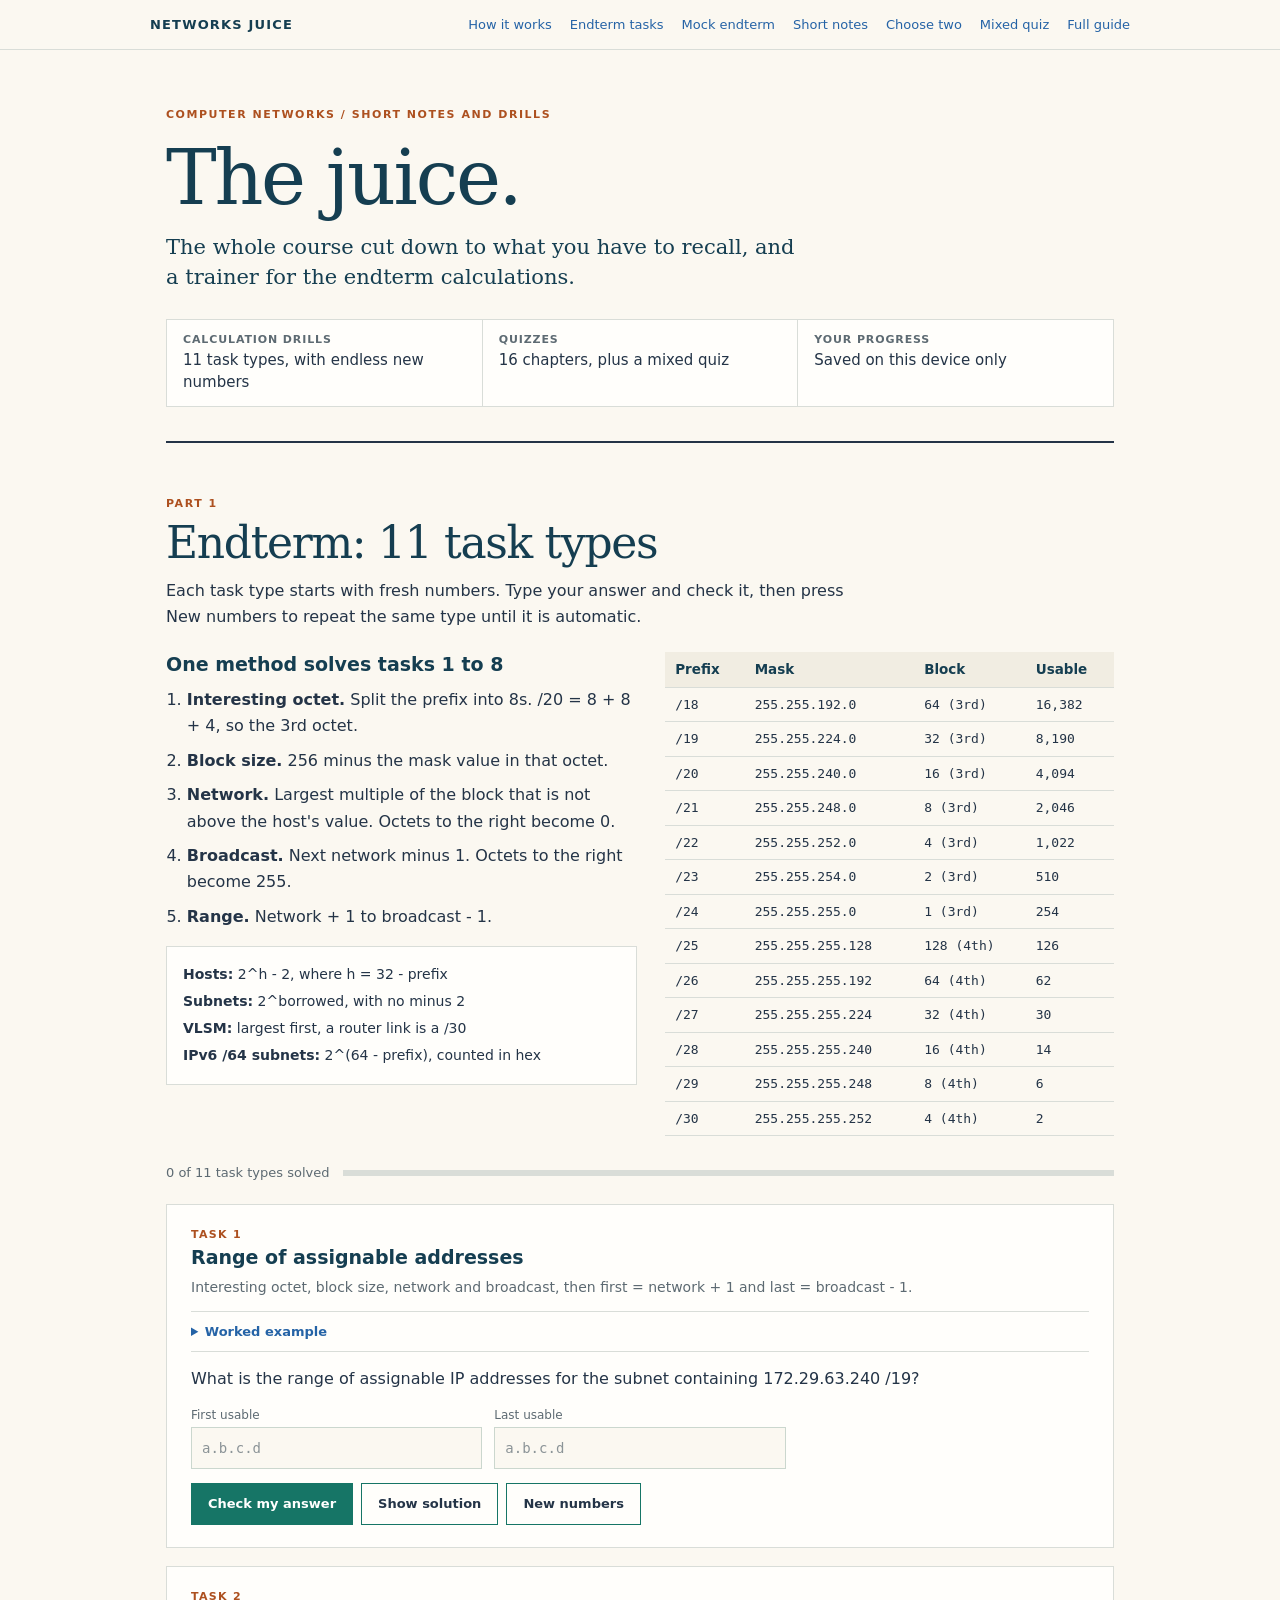
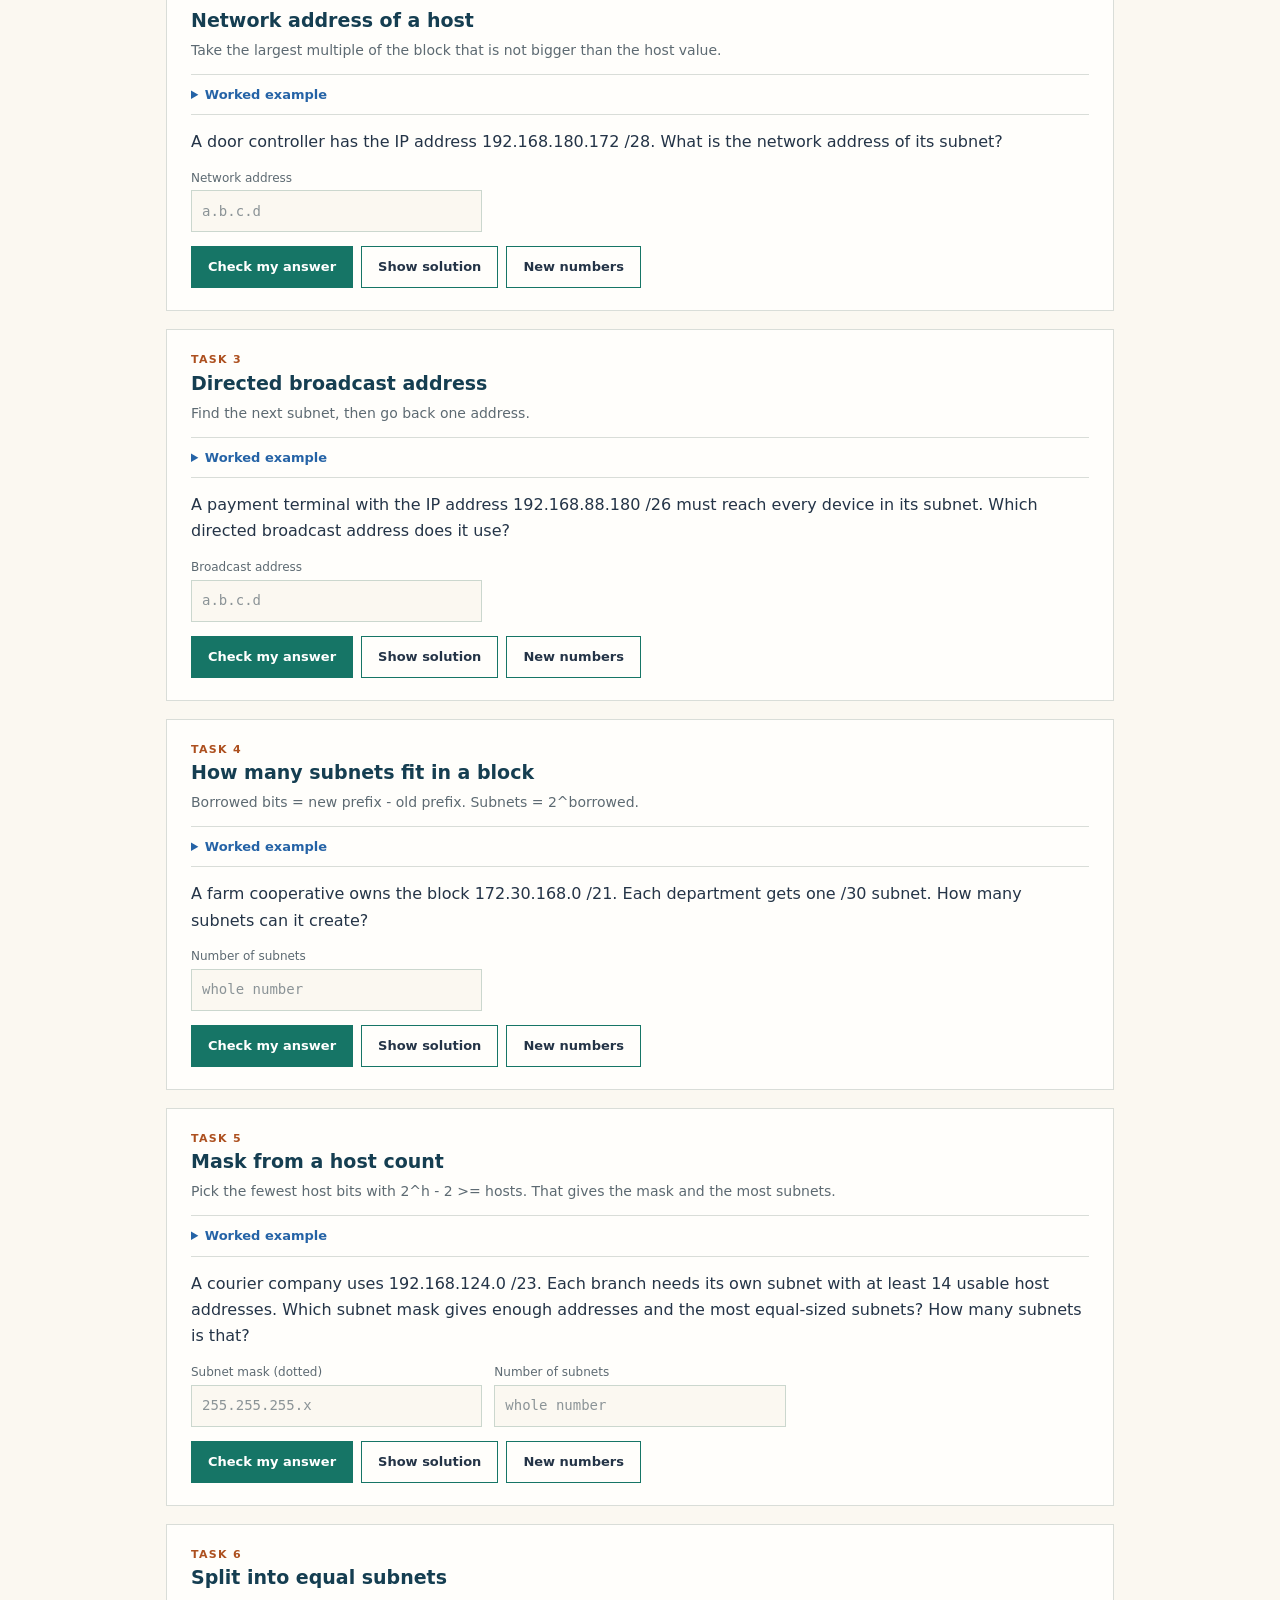
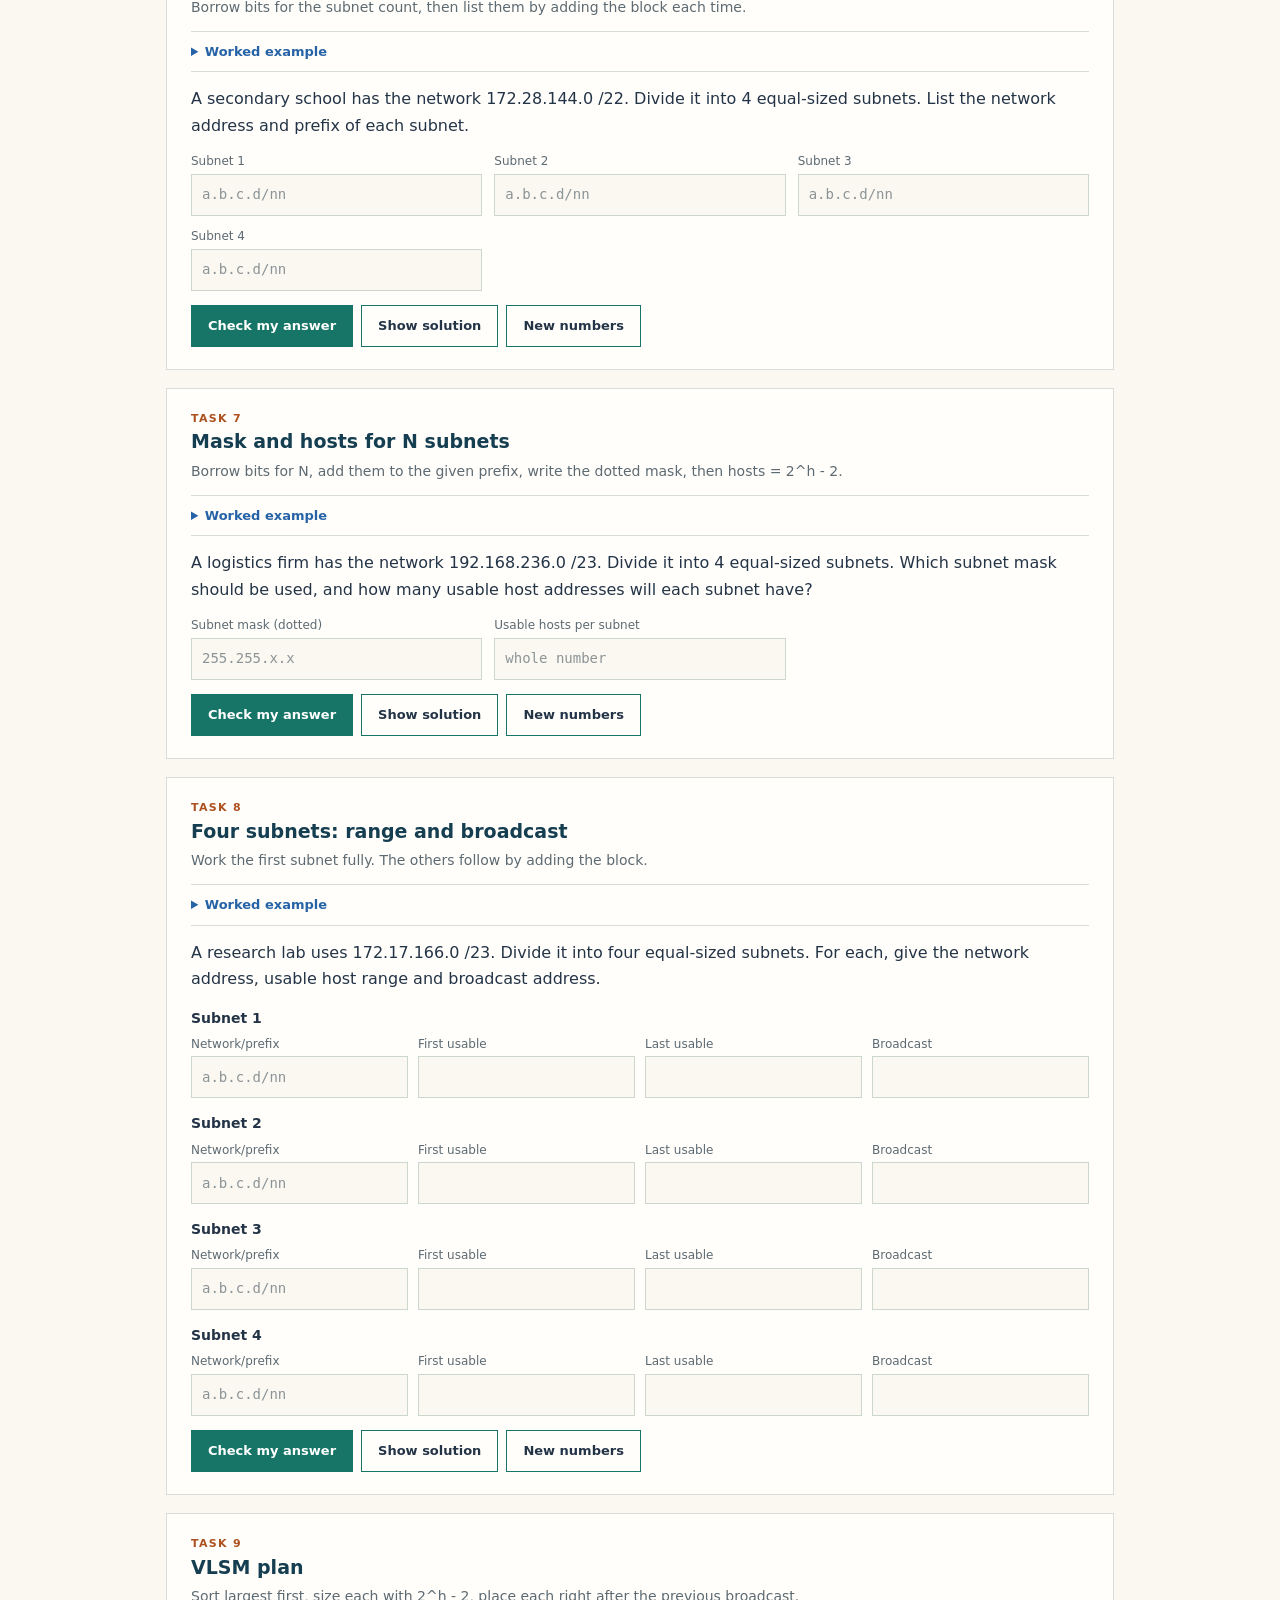
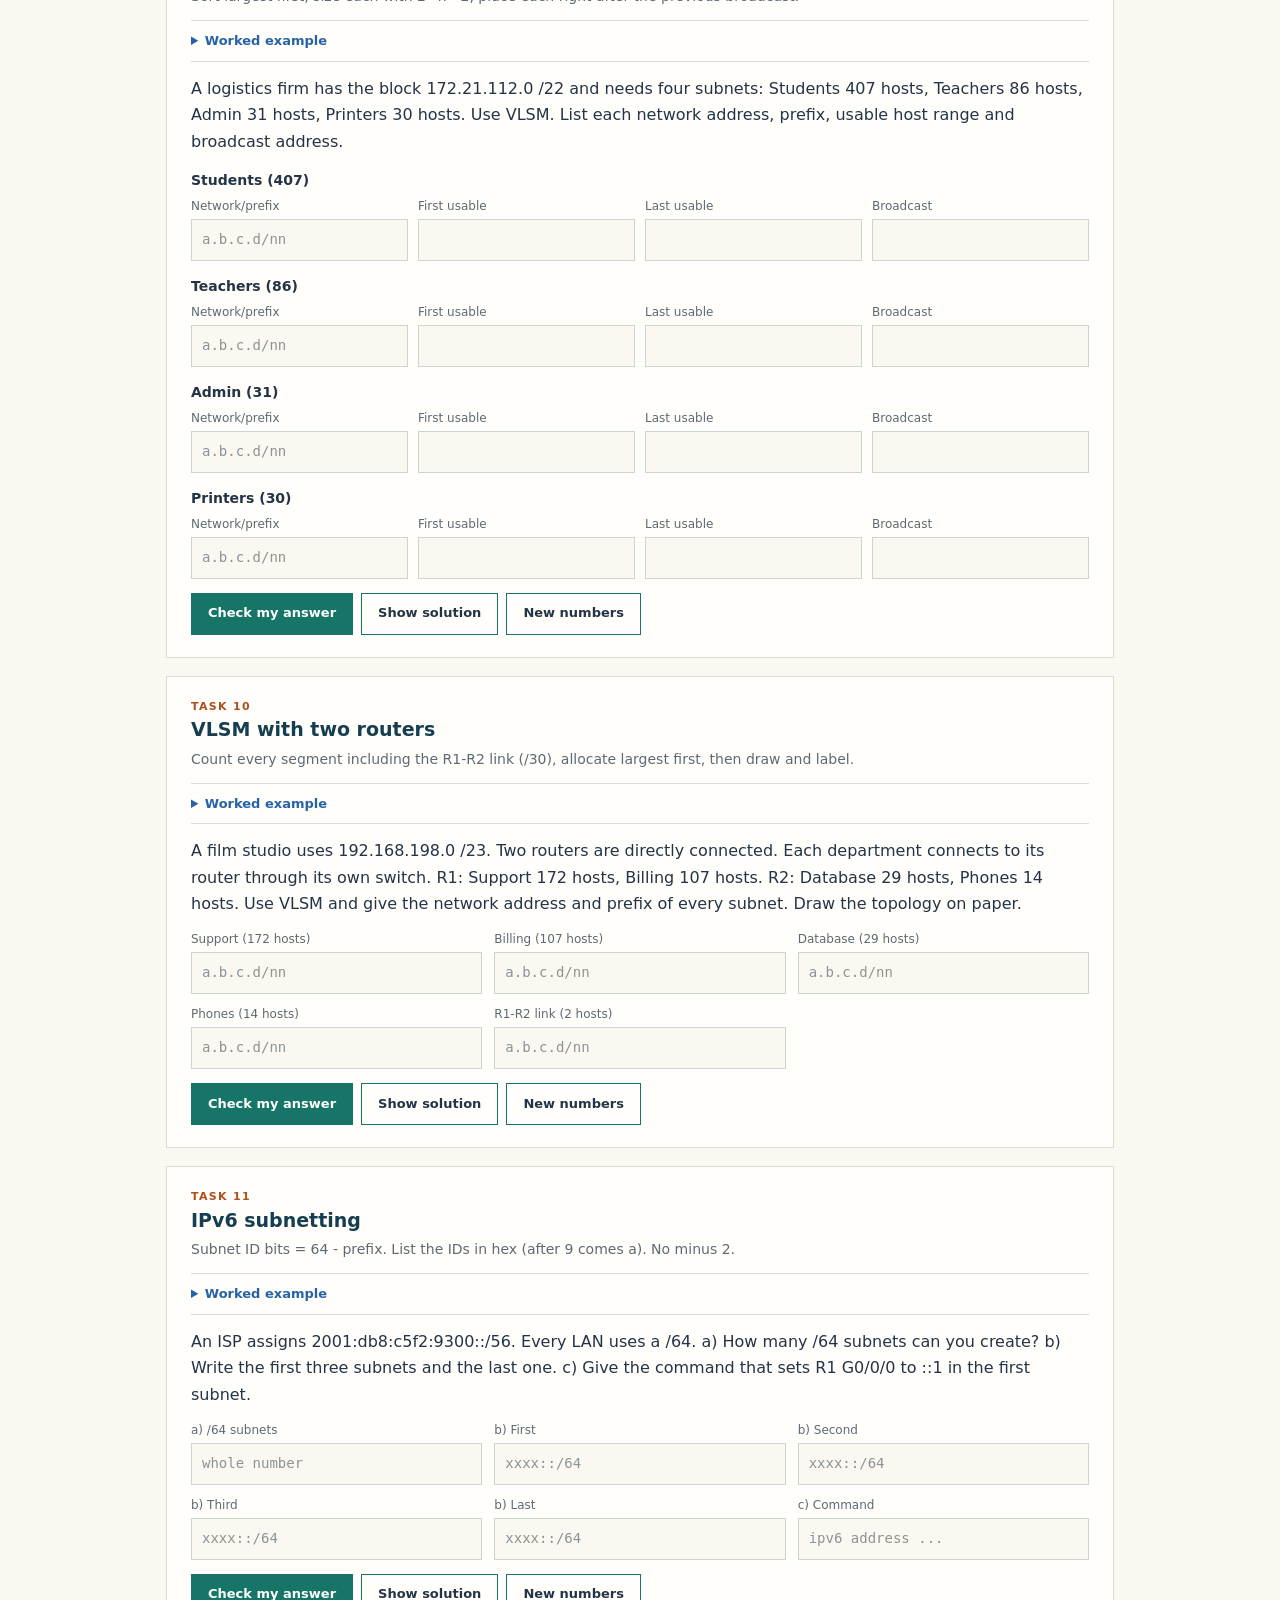
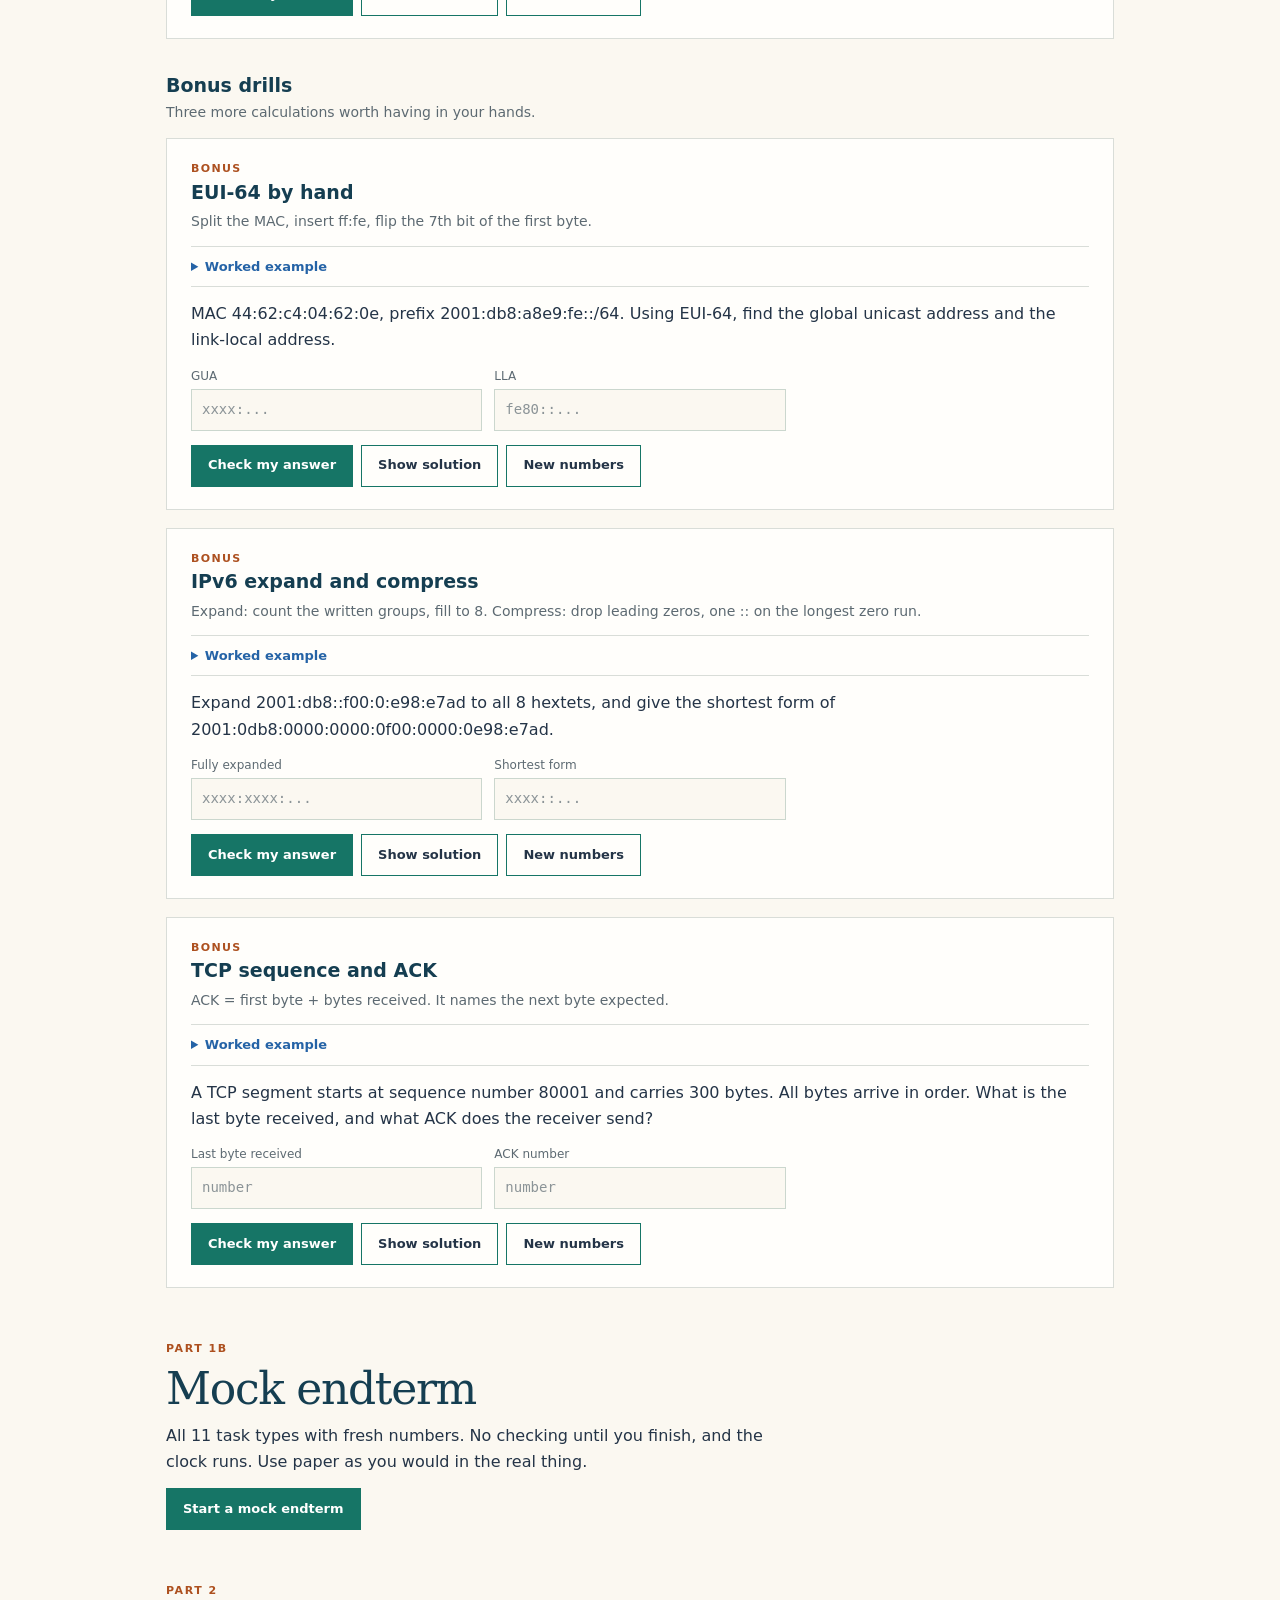
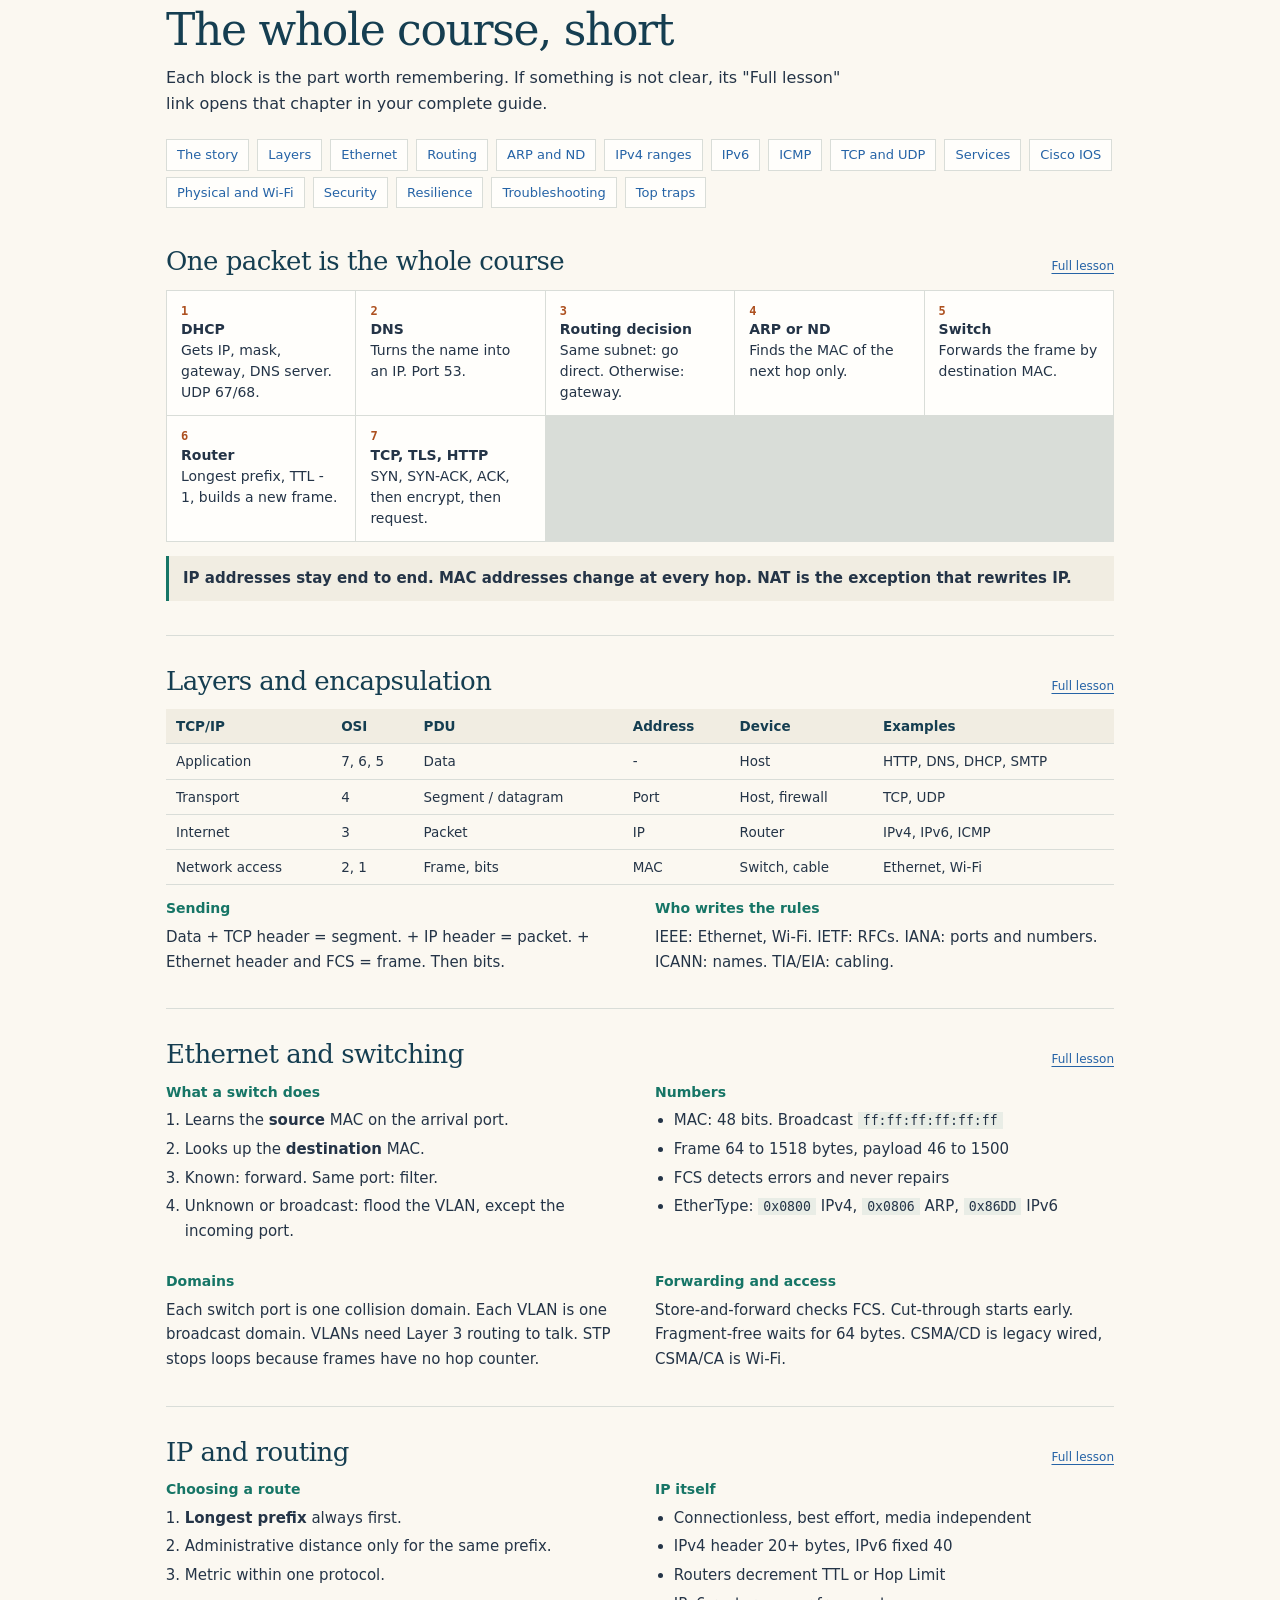
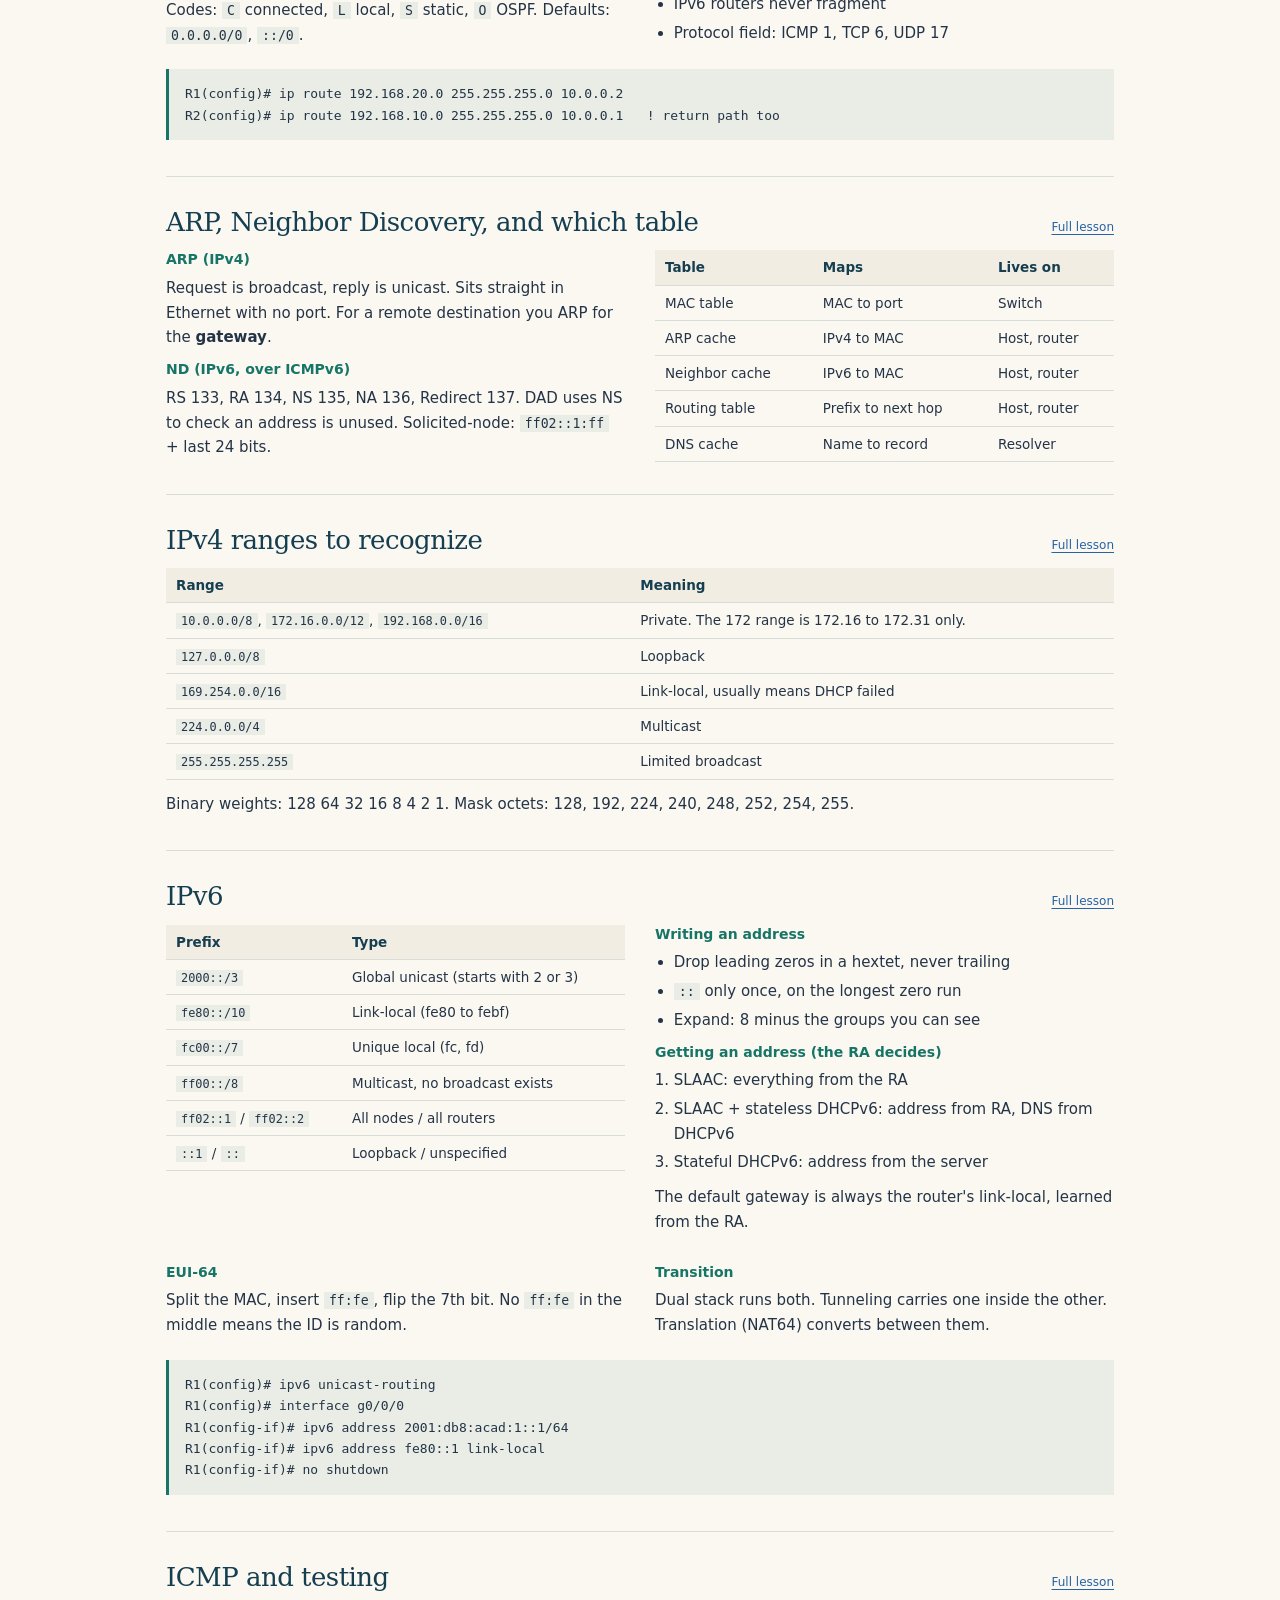
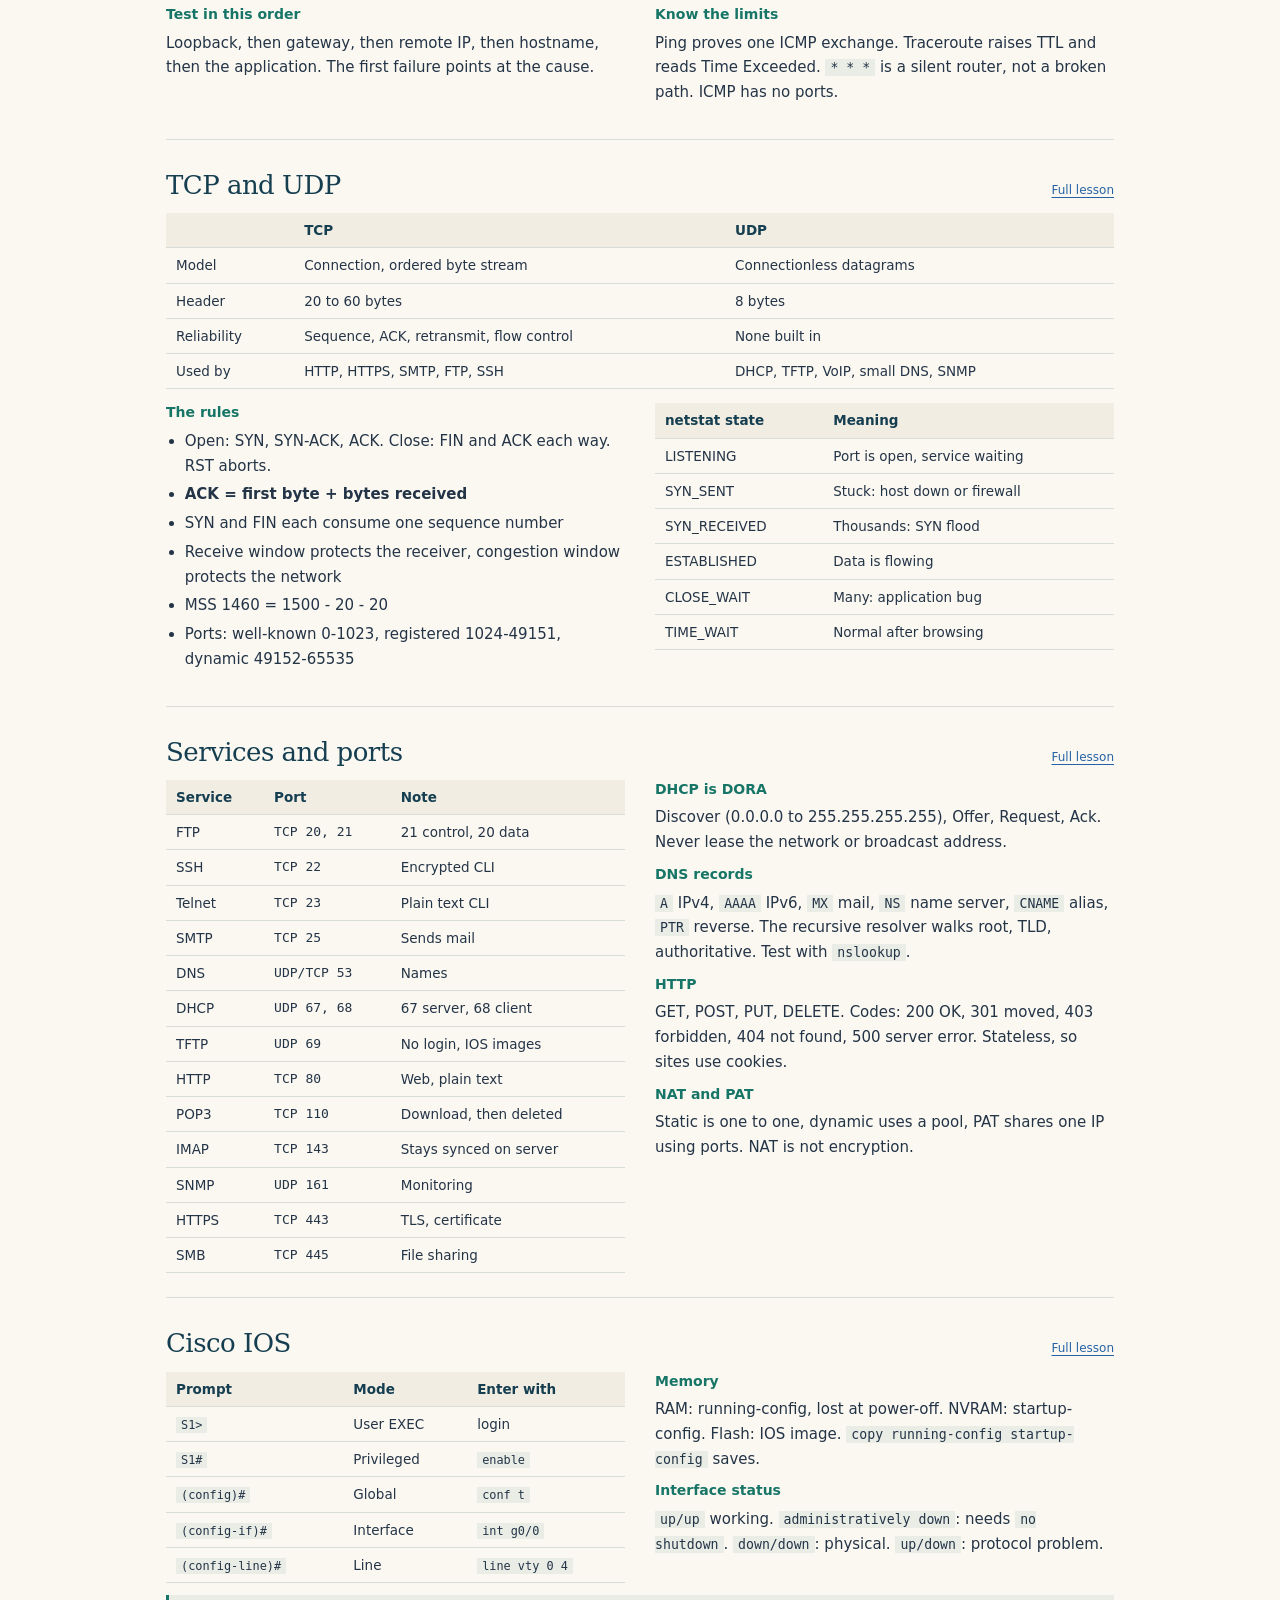
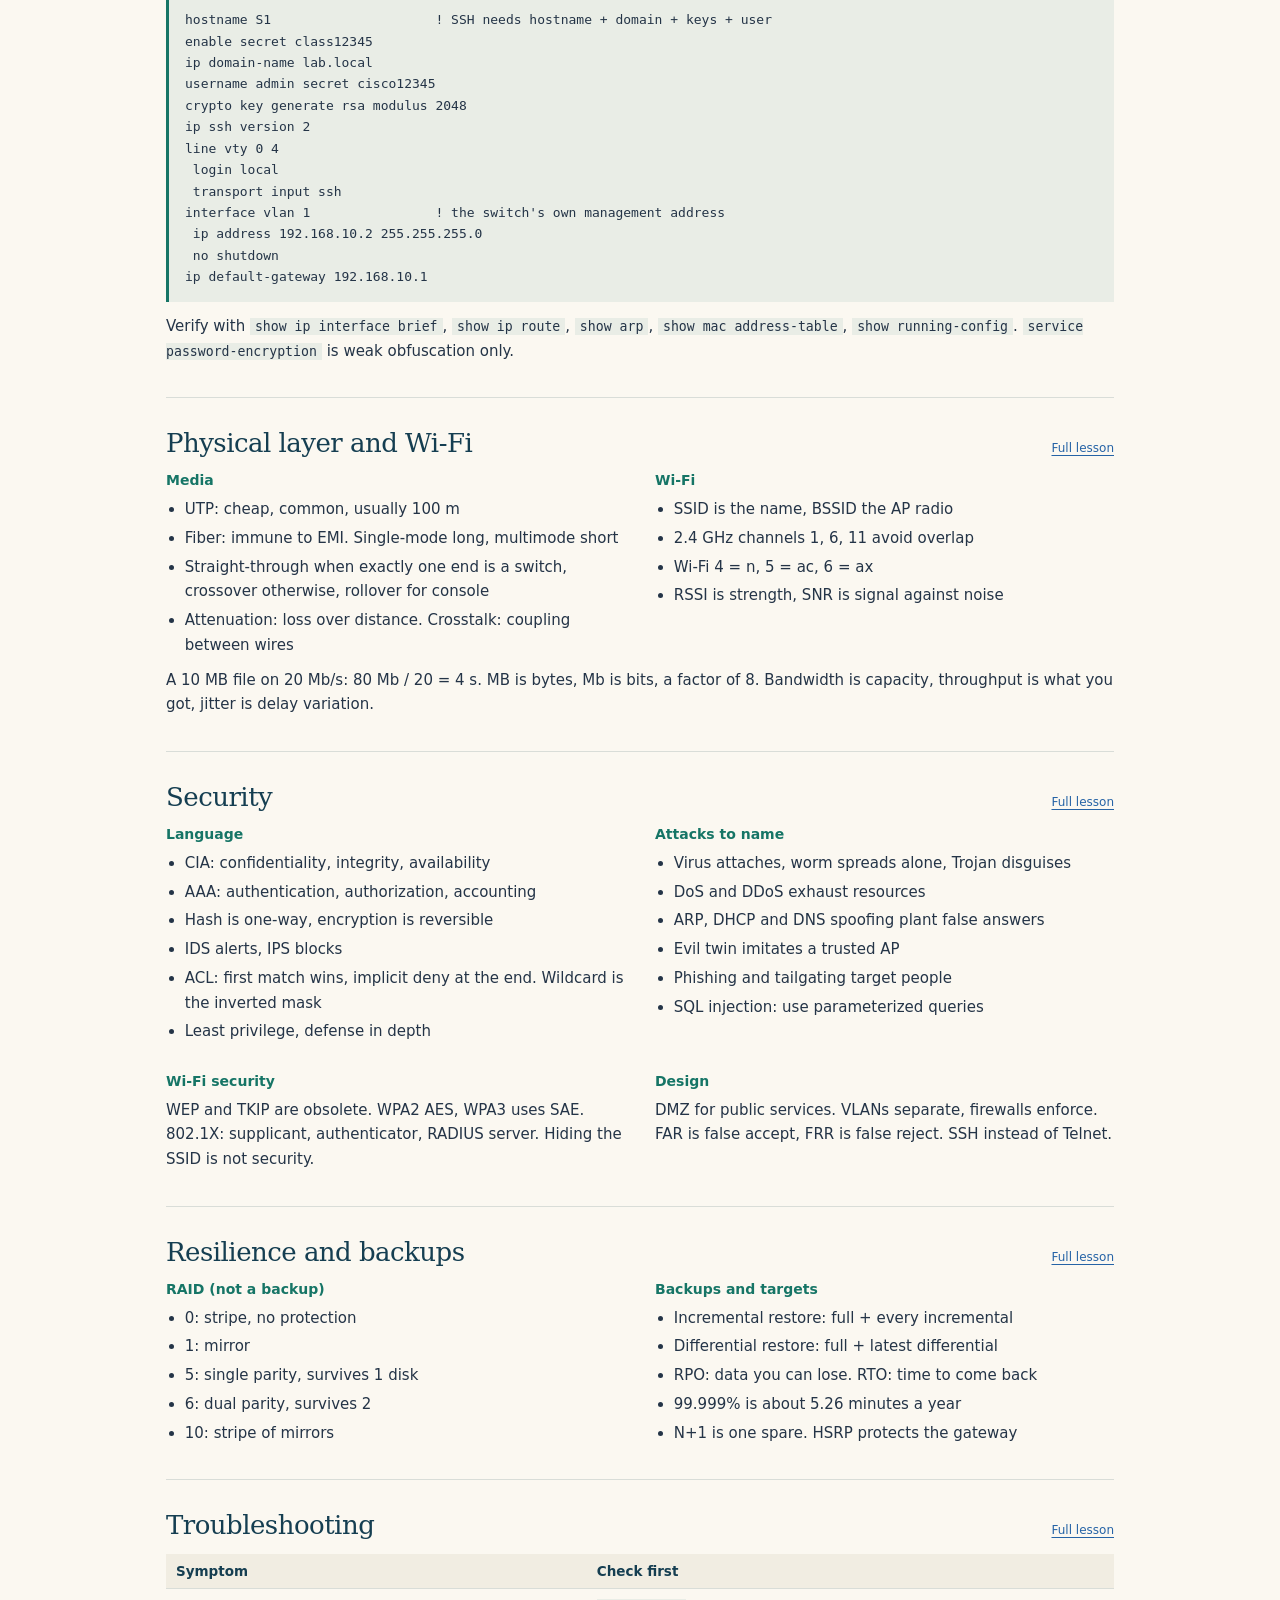
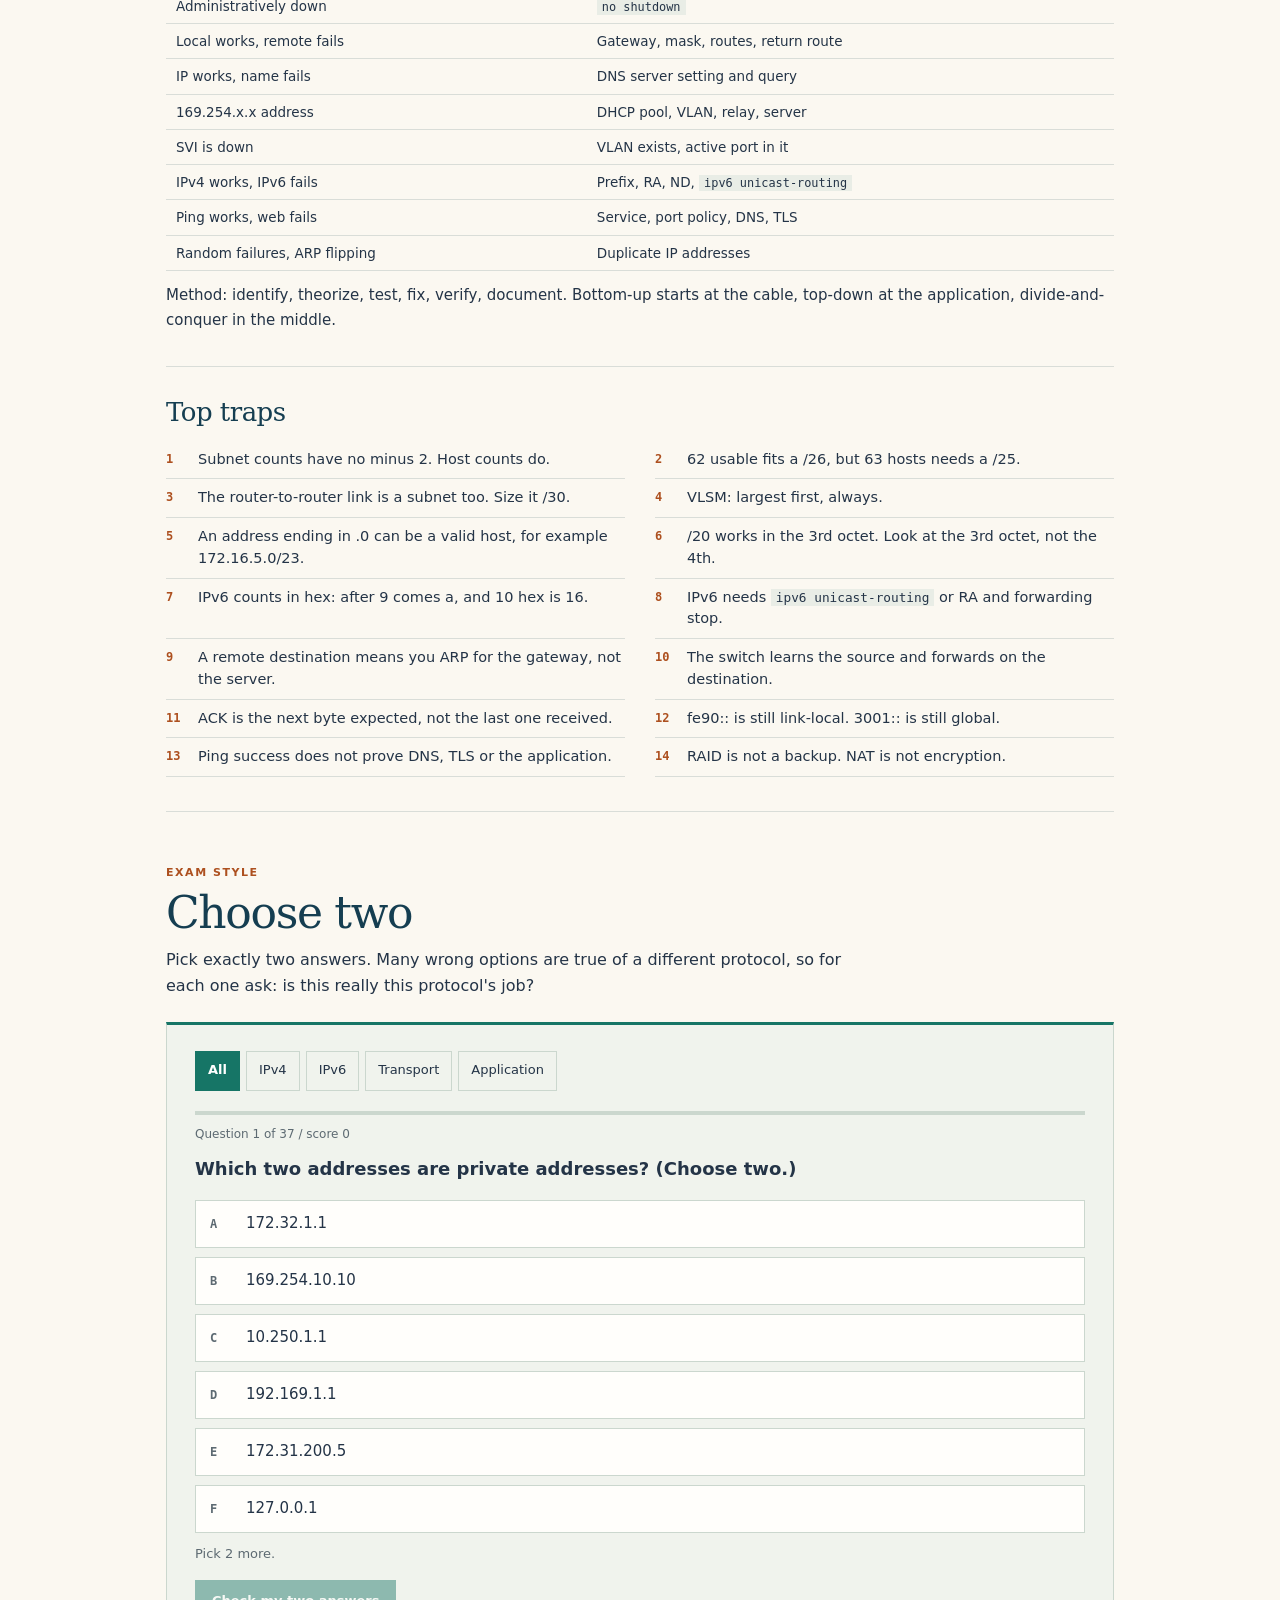
<file: networks-juice.html>
<!doctype html>
<html lang="en">
<head>
<meta charset="utf-8">
<meta name="viewport" content="width=device-width,initial-scale=1">
<meta name="description" content="Short notes for the whole Computer Networks course, a trainer for the 11 endterm task types, and a mixed quiz.">
<title>Networks Juice</title>
<link rel="icon" href="data:image/svg+xml,%3Csvg xmlns=%22http://www.w3.org/2000/svg%22 viewBox=%220 0 32 32%22%3E%3Crect width=%2232%22 height=%2232%22 fill=%22%23167566%22/%3E%3Ctext x=%228%22 y=%2225%22 font-size=%2224%22 fill=%22%23fff%22%3EJ%3C/text%3E%3C/svg%3E">
<style>.chapter-quiz{margin:44px 0 12px;padding:26px 28px 28px;background:var(--quiz-bg,#f0f3ed);border:1px solid var(--quiz-line,#cbd7ce);border-top:3px solid var(--teal);scroll-margin-top:26px}
.quiz-head{display:flex;justify-content:space-between;align-items:flex-start;gap:16px}
.quiz-head .eyebrow{margin:0 0 4px;color:var(--teal);font:bold 11px/1.5 'DejaVu Sans',Arial,sans-serif;letter-spacing:.14em}
.quiz-title{margin:0;font:700 19px/1.3 'DejaVu Sans',Arial,sans-serif;letter-spacing:-.01em}
.quiz-best{margin:2px 0 0;white-space:nowrap;font:12px/1.5 var(--mono);color:var(--muted)}
.quiz-meter{height:4px;background:var(--quiz-line,#cbd7ce);margin:20px 0 10px}
.quiz-meter span{display:block;height:100%;background:var(--teal);transition:width .25s ease}
.quiz-count{margin:0 0 12px;font:12px/1.5 'DejaVu Sans',Arial,sans-serif;color:var(--muted)}
.quiz-question{margin:0 0 18px;font:600 18px/1.5 'DejaVu Sans',Arial,sans-serif;outline:none}
.quiz-question code,.quiz-text code,.quiz-why code{font-size:.9em}
.quiz-options{display:grid;gap:9px}
.quiz-option{display:flex;align-items:center;gap:12px;width:100%;min-height:48px;padding:10px 14px;text-align:left;font:15px/1.45 'DejaVu Sans',Arial,sans-serif;color:var(--ink);background:var(--page);border:1px solid var(--quiz-line,#cbd7ce);transition:border-color .12s ease,background-color .12s ease}
.quiz-option:hover:not(:disabled){border-color:var(--teal)}
.quiz-option:disabled{cursor:default;color:var(--ink)}
.quiz-letter{flex:0 0 auto;width:24px;font:bold 12px/1.5 var(--mono);color:var(--muted)}
.quiz-text{flex:1 1 auto;min-width:0;overflow-wrap:anywhere}
.quiz-mark{flex:0 0 auto;font:bold 11px/1.5 'DejaVu Sans',Arial,sans-serif}
.quiz-option.is-correct{border-color:var(--ok);background:var(--ok-bg)}
.quiz-option.is-correct .quiz-mark{color:var(--ok)}
.quiz-option.is-wrong{border-color:var(--bad);background:var(--bad-bg)}
.quiz-option.is-wrong .quiz-mark{color:var(--bad)}
.quiz-feedback:empty{display:none}
.quiz-feedback{margin-top:16px;padding:12px 16px;border-left:3px solid var(--teal);font:15px/1.6 'DejaVu Sans',Arial,sans-serif}
.quiz-feedback p{margin:0}
.quiz-right{font-weight:700;color:var(--ok)}
.quiz-wrong{font-weight:700;color:var(--bad)}
.quiz-why{margin-top:4px!important}
.quiz-feedback a{display:inline-block;margin-top:6px;font-size:13px}
.quiz-actions{display:flex;flex-wrap:wrap;gap:10px;margin-top:16px}
.quiz-actions:empty{display:none}
.quiz-primary,.quiz-ghost{min-height:44px;padding:10px 18px;font:bold 13px/1.4 'DejaVu Sans',Arial,sans-serif;border:1px solid var(--teal)}
.quiz-primary{background:var(--teal);color:var(--on-teal,#fff)}
.quiz-ghost{background:transparent;color:var(--ink)}
.quiz-primary:hover{filter:brightness(.92)}
.quiz-ghost:hover{background:var(--quiz-line,#cbd7ce)}
.quiz-result{margin-top:18px}
.quiz-score{margin:0;font:600 44px/1.1 Georgia,'DejaVu Serif',serif}
.quiz-verdict{margin:8px 0 0;font:15px/1.6 'DejaVu Sans',Arial,sans-serif}
.juice-link{display:block;margin-top:12px;font-weight:bold}
:root{--ok:#15704a;--ok-bg:#e2f1e8;--bad:#a33b45;--bad-bg:#f8e7e6}
@media(max-width:760px){.chapter-quiz{padding:20px 16px;margin:32px -3px 8px}.quiz-question{font-size:17px}.quiz-option{font-size:14px;padding:10px 12px}}
@media print{.chapter-quiz{display:none}}
@media(prefers-reduced-motion:reduce){.quiz-meter span,.quiz-option{transition:none}}
:root{color-scheme:light dark;--paper:#fbf8f1;--page:#fffefb;--ink:#243447;--heading:#153e51;--muted:#5d6a72;--blue:#2563a6;--orange:#ad501f;--teal:#167566;--on-teal:#fff;--line:#d9ddd8;--soft:#f1ede2;--quiz-bg:#f0f3ed;--quiz-line:#cbd7ce;--code-bg:#e9ede6;--mono:'DejaVu Sans Mono',ui-monospace,Menlo,Consolas,monospace;--sans:'DejaVu Sans',system-ui,Arial,sans-serif;--serif:Georgia,'DejaVu Serif',serif}
@media(prefers-color-scheme:dark){:root{--paper:#14191f;--page:#1c232b;--ink:#e6e2d8;--heading:#f0ead9;--muted:#a3adb4;--blue:#8dbdea;--orange:#e9a77a;--teal:#58bda9;--on-teal:#0e1f1b;--line:#2f3943;--soft:#232b34;--quiz-bg:#1a2129;--quiz-line:#35424c;--code-bg:#27313a;--ok:#74d6a4;--ok-bg:#163629;--bad:#f2979c;--bad-bg:#3d2125}}
*{box-sizing:border-box}
html{scroll-behavior:smooth;scroll-padding-top:68px;-webkit-text-size-adjust:100%}
body{margin:0;background:var(--paper);color:var(--ink);font:16px/1.65 var(--sans)}
a{color:var(--blue);text-underline-offset:3px}
a:hover{color:var(--orange)}
button,input{font:inherit;color:inherit}
button{cursor:pointer;border-radius:0}
:focus-visible{outline:3px solid #9366b4;outline-offset:2px}
code{font:.88em/1.4 var(--mono);background:var(--code-bg);padding:1px 5px;overflow-wrap:anywhere}
pre{margin:12px 0;padding:14px 16px;background:var(--code-bg);border-left:3px solid var(--teal);font:13px/1.65 var(--mono);white-space:pre-wrap;overflow-wrap:anywhere}
pre code{background:none;padding:0;font:inherit}
.skip{position:fixed;left:12px;top:-60px;z-index:20;padding:10px 14px;background:var(--ink);color:var(--paper)}
.skip:focus{top:8px}
.topbar{position:sticky;top:0;z-index:10;display:flex;align-items:center;gap:6px 22px;padding:10px max(16px,calc(50% - 490px));background:var(--paper);border-bottom:1px solid var(--line);font-size:13px}
.topbar strong{letter-spacing:.09em;color:var(--heading);white-space:nowrap}
.topbar nav{display:flex;gap:4px 18px;min-width:0;overflow-x:auto;scrollbar-width:none;margin-left:auto}
.topbar nav::-webkit-scrollbar{display:none}
.topbar a{white-space:nowrap;text-decoration:none;padding:4px 0}
main{max-width:980px;margin:0 auto;padding:0 16px 80px}
.hero{padding:56px 0 34px;border-bottom:2px solid var(--ink)}
.eyebrow{margin:0;font:bold 11px/1.6 var(--sans);letter-spacing:.14em;color:var(--orange)}
h1,h2{font-family:var(--serif);font-weight:500;color:var(--heading);letter-spacing:-.03em}
h1{font-size:clamp(46px,8vw,76px);line-height:1.05;margin:14px 0 14px}
.lead{max-width:640px;margin:0 0 26px;font:21px/1.45 var(--serif);color:var(--heading)}
.facts{display:grid;grid-template-columns:repeat(auto-fit,minmax(210px,1fr));gap:1px;background:var(--line);border:1px solid var(--line);margin:0}
.facts div{background:var(--page);padding:12px 16px}
.facts dt{font:bold 11px/1.5 var(--sans);letter-spacing:.08em;color:var(--muted)}
.facts dd{margin:2px 0 0;font-size:15px;line-height:1.45}
.part{padding-top:52px}
.part>h2{font-size:clamp(32px,5vw,44px);line-height:1.12;margin:6px 0 10px}
.part-intro{max-width:680px;margin:0 0 22px}
.note{padding:12px 16px;border-left:3px solid var(--orange);background:var(--soft);font-size:14px;line-height:1.6;margin:0 0 22px}
.method{display:grid;grid-template-columns:minmax(0,1.05fr) minmax(0,1fr);gap:28px;align-items:start;margin-bottom:26px}
.method h3,.juice-block h3{font:700 19px/1.3 var(--sans);margin:0 0 10px;color:var(--heading)}
.method ol{margin:0;padding-left:1.3em}
.method li{margin:8px 0}
.formulas{margin:16px 0 0;padding:12px 16px;background:var(--page);border:1px solid var(--line);font-size:14px}
.formulas p{margin:4px 0}
.table-wrap{overflow-x:auto;max-width:100%}
table{border-collapse:collapse;width:100%;font-size:13.5px;line-height:1.5}
th,td{padding:7px 10px;border-bottom:1px solid var(--line);text-align:left;vertical-align:top}
th{font-weight:700;background:var(--soft);color:var(--heading);white-space:nowrap}
td code{white-space:nowrap}
.num{font-family:var(--mono);font-size:13px;white-space:nowrap}
.progress{display:flex;align-items:center;gap:14px;margin:6px 0 20px;font-size:13px;color:var(--muted)}
.progress-track{flex:1 1 auto;height:6px;background:var(--line)}
.progress-track span{display:block;height:100%;width:0;background:var(--teal);transition:width .25s ease}
.task-list{display:grid;grid-template-columns:minmax(0,1fr);gap:18px}
.task{background:var(--page);border:1px solid var(--line);padding:22px 24px}
.task-head{display:flex;justify-content:space-between;align-items:flex-start;gap:12px}
.task-num{margin:0;font:bold 11px/1.5 var(--sans);letter-spacing:.12em;color:var(--orange)}
.task-title{margin:2px 0 0;font:700 19px/1.3 var(--sans);color:var(--heading)}
.task-done{flex:0 0 auto;padding:2px 9px;font:bold 11px/1.6 var(--sans);color:var(--ok);background:var(--ok-bg)}
.task-done[hidden]{display:none}
.task-recipe{margin:6px 0 12px;font-size:14px;color:var(--muted)}
.worked{margin:0 0 14px;font-size:14px;border-top:1px solid var(--line);border-bottom:1px solid var(--line)}
.worked summary{cursor:pointer;padding:9px 0;font-weight:700;font-size:13px;color:var(--blue)}
.worked-prompt{margin:2px 0 10px;overflow-wrap:anywhere}
.task-source{margin:0 0 2px;font:bold 11px/1.5 var(--sans);letter-spacing:.06em;color:var(--teal)}
.task-prompt{margin:0 0 14px;font-size:16px;overflow-wrap:anywhere}
.fields{display:grid;grid-template-columns:repeat(auto-fill,minmax(230px,1fr));gap:12px}
.rows{display:grid;gap:14px}
.row-head{margin:0 0 6px;font-weight:700;font-size:14px}
.row-cells{display:grid;grid-template-columns:repeat(4,minmax(0,1fr));gap:10px}
.field{display:flex;flex-direction:column;gap:4px;min-width:0}
.field-label{font-size:12px;line-height:1.4;color:var(--muted)}
.field input{width:100%;min-height:42px;padding:8px 10px;background:var(--paper);border:1px solid var(--quiz-line);font:14px/1.4 var(--mono)}
.field input::placeholder{color:var(--muted);opacity:.7}
.field-note{min-height:0;font-size:12px;line-height:1.4;overflow-wrap:anywhere}
.field-note:empty{display:none}
.field[data-state=ok] input{border-color:var(--ok);background:var(--ok-bg)}
.field[data-state=ok] .field-note{color:var(--ok)}
.field[data-state=bad] input{border-color:var(--bad);background:var(--bad-bg)}
.field[data-state=bad] .field-note{color:var(--bad)}
.task-actions{display:flex;flex-wrap:wrap;gap:8px;margin-top:14px}
.task-actions:empty{display:none}
.btn-primary,.btn-ghost,.quiz-primary,.quiz-ghost{min-height:42px;padding:9px 16px;font:bold 13px/1.4 var(--sans);border:1px solid var(--teal)}
.btn-primary,.quiz-primary{background:var(--teal);color:var(--on-teal)}
.btn-ghost,.quiz-ghost{background:transparent;color:var(--ink)}
.btn-primary:hover,.quiz-primary:hover{filter:brightness(.92)}
.btn-ghost:hover,.quiz-ghost:hover{background:var(--soft)}
.task-feedback{margin:10px 0 0;font-size:14px;font-weight:700}
.task-feedback:empty{display:none}
.task-feedback[data-state=ok]{color:var(--ok)}
.task-feedback[data-state=bad]{color:var(--bad)}
.task-solution{margin-top:14px;padding-top:12px;border-top:1px solid var(--line);font-size:14px}
.solution-steps{margin:0;padding-left:1.4em}
.solution-steps li{margin:8px 0;overflow-wrap:anywhere}
.solution-steps strong{display:block;font-size:13px;color:var(--heading)}
.solution-answer{margin:12px 0 0;padding:10px 14px;background:var(--ok-bg);overflow-wrap:anywhere}
.solution-answer strong{margin-right:6px;color:var(--ok)}
.topo{display:flex;align-items:center;margin:14px 0 4px;font-size:12px}
.topo-lans{flex:1 1 0;display:grid;gap:8px;min-width:0}
.topo-lan{padding:7px 9px;background:var(--paper);border:1px solid var(--quiz-line)}
.topo-lan strong{display:block}
.topo-lan code{background:none;padding:0;font-size:11px}
.topo-router{flex:0 0 auto;display:grid;place-items:center;width:46px;height:46px;margin:0 8px;border-radius:50%;background:var(--ink);color:var(--paper);font-weight:700}
.topo-link{flex:0 1 150px;display:flex;flex-direction:column;align-items:center;border-top:2px solid var(--muted);margin-top:18px;padding-top:4px;text-align:center}
.topo-link code{background:none;padding:0;font-size:11px}
.mock-intro p{margin:0 0 12px;max-width:620px}
.mock-bar{position:sticky;top:48px;z-index:5;display:flex;align-items:center;gap:16px;margin-bottom:16px;padding:10px 16px;background:var(--page);border:1px solid var(--line)}
.mock-label{font-weight:700}
.mock-clock{margin-right:auto;font:16px/1 var(--mono)}
.mock-summary{margin-bottom:18px;padding:18px 22px;background:var(--page);border:1px solid var(--line);border-top:3px solid var(--teal);scroll-margin-top:60px}
.mock-summary p{margin:0 0 10px}
.chips{display:flex;flex-wrap:wrap;gap:6px 8px;margin:0 0 8px;padding:0;list-style:none;font-size:13px}
.chips a{display:inline-block;padding:4px 10px;background:var(--page);border:1px solid var(--line);text-decoration:none}
.chips a:hover{border-color:var(--teal)}
.juice-block{padding:30px 0 24px;border-bottom:1px solid var(--line);scroll-margin-top:60px}
.juice-head{display:flex;justify-content:space-between;align-items:baseline;gap:14px}
.juice-head h3{font:500 26px/1.2 var(--serif);letter-spacing:-.02em;margin:0 0 12px}
.juice-head a{flex:0 0 auto;font-size:12px}
.cols{display:grid;grid-template-columns:repeat(2,minmax(0,1fr));gap:18px 30px}
.juice-block h4{font:700 14px/1.4 var(--sans);margin:0 0 6px;color:var(--teal)}
.juice-block p{margin:0 0 10px;font-size:15px}
.juice-block ul,.juice-block ol{margin:0 0 10px;padding-left:1.25em;font-size:15px}
.juice-block li{margin:4px 0}
.key{padding:10px 14px;background:var(--soft);border-left:3px solid var(--teal);font-weight:600}
.journey{counter-reset:s;list-style:none;padding:0!important;display:grid;grid-template-columns:repeat(auto-fit,minmax(170px,1fr));gap:1px;background:var(--line);border:1px solid var(--line)}
.journey li{counter-increment:s;margin:0;padding:12px 14px;background:var(--page);font-size:14px;line-height:1.5}
.journey li:before{content:counter(s);display:block;font:bold 12px/1.4 var(--mono);color:var(--orange)}
.journey strong{display:block}
.traps{counter-reset:t;list-style:none;padding:0!important;display:grid;grid-template-columns:repeat(2,minmax(0,1fr));gap:0 30px}
.traps li{counter-increment:t;position:relative;padding:8px 0 8px 32px;margin:0;border-bottom:1px solid var(--line);font-size:14.5px;line-height:1.5}
.traps li:before{content:counter(t);position:absolute;left:0;top:9px;font:bold 12px/1.5 var(--mono);color:var(--orange)}
.foot{margin-top:46px;font-size:12px;color:var(--muted)}
.chapter-quiz{margin:0;scroll-margin-top:60px}
@media(max-width:760px){.method,.cols,.traps{grid-template-columns:minmax(0,1fr)}.method th,.method td{padding:6px 6px}.method .num{font-size:12px}.row-cells{grid-template-columns:repeat(2,minmax(0,1fr))}.task{padding:16px}.hero{padding-top:34px}.lead{font-size:19px}.field input{font-size:16px}.topbar strong{display:none}.topbar nav{margin-left:0}.topo{flex-direction:column;align-items:stretch}.topo-router{margin:8px auto}.topo-link{flex:none;border-top:0;border-left:2px solid var(--muted);align-self:center;margin:0;padding:2px 0 2px 10px;align-items:flex-start}.mock-bar{flex-wrap:wrap;gap:8px 14px}.juice-head{flex-direction:column;gap:0}.juice-head h3{margin-bottom:6px}.juice-head a{margin-bottom:10px}}
@media(max-width:400px){.row-cells{grid-template-columns:minmax(0,1fr)}}
@media(prefers-reduced-motion:reduce){html{scroll-behavior:auto}.progress-track span{transition:none}}
@media print{.topbar,.task-form,.task-actions,#mock,#mixed,.progress,.chips,.skip{display:none!important}body{background:#fff;font-size:10pt}.task{break-inside:avoid}.juice-block{break-inside:avoid}}
.two-filter{display:flex;flex-wrap:wrap;gap:6px;margin:0 0 4px}.two-chip{min-height:40px;padding:6px 12px;background:transparent;border:1px solid var(--quiz-line);font:13px/1.3 var(--sans);color:var(--ink)}.two-chip[aria-pressed=true]{background:var(--teal);border-color:var(--teal);color:var(--on-teal);font-weight:700}.quiz-option.is-picked{border-color:var(--blue);box-shadow:inset 0 0 0 1px var(--blue);background:var(--soft)}.two-hint{margin:10px 0 0;font-size:13px;color:var(--muted)}.quiz-primary:disabled{opacity:.45;cursor:default}
</style>
</head>
<body>
<a class="skip" href="#main">Skip to content</a>
<header class="topbar">
  <strong>NETWORKS JUICE</strong>
  <nav aria-label="Page sections">
    <a href="how-it-works.html">How it works</a>
    <a href="#endterm">Endterm tasks</a>
    <a href="#mock">Mock endterm</a>
    <a href="#juice">Short notes</a>
    <a href="#choose">Choose two</a>
    <a href="#mixed">Mixed quiz</a>
    <a href="index.html">Full guide</a>
  </nav>
</header>
<main id="main">
<section class="hero">
  <p class="eyebrow">COMPUTER NETWORKS / SHORT NOTES AND DRILLS</p>
  <h1>The juice.</h1>
  <p class="lead">The whole course cut down to what you have to recall, and a trainer for the endterm calculations.</p>
  <dl class="facts"><div><dt>CALCULATION DRILLS</dt><dd>11 task types, with endless new numbers</dd></div><div><dt>QUIZZES</dt><dd>16 chapters, plus a mixed quiz</dd></div><div><dt>YOUR PROGRESS</dt><dd>Saved on this device only</dd></div></dl>
</section>

<section class="part" id="endterm">
  <p class="eyebrow">PART 1</p>
  <h2>Endterm: 11 task types</h2>
  <p class="part-intro">Each task type starts with fresh numbers. Type your answer and check it, then press New numbers to repeat the same type until it is automatic.</p>

  <div class="method">
    <div>
      <h3>One method solves tasks 1 to 8</h3>
      <ol>
        <li><strong>Interesting octet.</strong> Split the prefix into 8s. /20 = 8 + 8 + 4, so the 3rd octet.</li>
        <li><strong>Block size.</strong> 256 minus the mask value in that octet.</li>
        <li><strong>Network.</strong> Largest multiple of the block that is not above the host's value. Octets to the right become 0.</li>
        <li><strong>Broadcast.</strong> Next network minus 1. Octets to the right become 255.</li>
        <li><strong>Range.</strong> Network + 1 to broadcast - 1.</li>
      </ol>
      <div class="formulas">
        <p><strong>Hosts:</strong> 2^h - 2, where h = 32 - prefix</p>
        <p><strong>Subnets:</strong> 2^borrowed, with no minus 2</p>
        <p><strong>VLSM:</strong> largest first, a router link is a /30</p>
        <p><strong>IPv6 /64 subnets:</strong> 2^(64 - prefix), counted in hex</p>
      </div>
    </div>
    <div class="table-wrap">
      <table>
        <thead><tr><th>Prefix</th><th>Mask</th><th>Block</th><th>Usable</th></tr></thead>
        <tbody>
          <tr><td class="num">/18</td><td class="num">255.255.192.0</td><td class="num">64 (3rd)</td><td class="num">16,382</td></tr>
          <tr><td class="num">/19</td><td class="num">255.255.224.0</td><td class="num">32 (3rd)</td><td class="num">8,190</td></tr>
          <tr><td class="num">/20</td><td class="num">255.255.240.0</td><td class="num">16 (3rd)</td><td class="num">4,094</td></tr>
          <tr><td class="num">/21</td><td class="num">255.255.248.0</td><td class="num">8 (3rd)</td><td class="num">2,046</td></tr>
          <tr><td class="num">/22</td><td class="num">255.255.252.0</td><td class="num">4 (3rd)</td><td class="num">1,022</td></tr>
          <tr><td class="num">/23</td><td class="num">255.255.254.0</td><td class="num">2 (3rd)</td><td class="num">510</td></tr>
          <tr><td class="num">/24</td><td class="num">255.255.255.0</td><td class="num">1 (3rd)</td><td class="num">254</td></tr>
          <tr><td class="num">/25</td><td class="num">255.255.255.128</td><td class="num">128 (4th)</td><td class="num">126</td></tr>
          <tr><td class="num">/26</td><td class="num">255.255.255.192</td><td class="num">64 (4th)</td><td class="num">62</td></tr>
          <tr><td class="num">/27</td><td class="num">255.255.255.224</td><td class="num">32 (4th)</td><td class="num">30</td></tr>
          <tr><td class="num">/28</td><td class="num">255.255.255.240</td><td class="num">16 (4th)</td><td class="num">14</td></tr>
          <tr><td class="num">/29</td><td class="num">255.255.255.248</td><td class="num">8 (4th)</td><td class="num">6</td></tr>
          <tr><td class="num">/30</td><td class="num">255.255.255.252</td><td class="num">4 (4th)</td><td class="num">2</td></tr>
        </tbody>
      </table>
    </div>
  </div>

  <div class="progress"><span id="progress-label">0 of 11 task types solved</span><div class="progress-track" aria-hidden="true"><span id="progress-fill"></span></div></div>
  <div class="task-list" id="task-list"></div>

  <h3 style="font:700 19px/1.3 var(--sans);margin:34px 0 4px;color:var(--heading)">Bonus drills</h3>
  <p style="margin:0 0 14px;font-size:14px;color:var(--muted)">Three more calculations worth having in your hands.</p>
  <div class="task-list" id="bonus-list"></div>
</section>

<section class="part" id="mock">
  <p class="eyebrow">PART 1B</p>
  <h2>Mock endterm</h2>
  <div id="mock-root"></div>
</section>

<section class="part" id="juice">
  <p class="eyebrow">PART 2</p>
  <h2>The whole course, short</h2>
  <p class="part-intro">Each block is the part worth remembering. If something is not clear, its "Full lesson" link opens that chapter in your complete guide.</p>
  <ul class="chips">
    <li><a href="#j-story">The story</a></li><li><a href="#j-layers">Layers</a></li><li><a href="#j-ethernet">Ethernet</a></li><li><a href="#j-routing">Routing</a></li><li><a href="#j-arp">ARP and ND</a></li><li><a href="#j-ipv4">IPv4 ranges</a></li><li><a href="#j-ipv6">IPv6</a></li><li><a href="#j-icmp">ICMP</a></li><li><a href="#j-transport">TCP and UDP</a></li><li><a href="#j-app">Services</a></li><li><a href="#j-ios">Cisco IOS</a></li><li><a href="#j-phys">Physical and Wi-Fi</a></li><li><a href="#j-sec">Security</a></li><li><a href="#j-resil">Resilience</a></li><li><a href="#j-trouble">Troubleshooting</a></li><li><a href="#j-traps">Top traps</a></li>
  </ul>

  <div class="juice-block" id="j-story">
    <div class="juice-head"><h3>One packet is the whole course</h3><a href="index.html#chapter-16">Full lesson</a></div>
    <ol class="journey">
      <li><strong>DHCP</strong>Gets IP, mask, gateway, DNS server. UDP 67/68.</li>
      <li><strong>DNS</strong>Turns the name into an IP. Port 53.</li>
      <li><strong>Routing decision</strong>Same subnet: go direct. Otherwise: gateway.</li>
      <li><strong>ARP or ND</strong>Finds the MAC of the next hop only.</li>
      <li><strong>Switch</strong>Forwards the frame by destination MAC.</li>
      <li><strong>Router</strong>Longest prefix, TTL - 1, builds a new frame.</li>
      <li><strong>TCP, TLS, HTTP</strong>SYN, SYN-ACK, ACK, then encrypt, then request.</li>
    </ol>
    <p class="key" style="margin-top:14px">IP addresses stay end to end. MAC addresses change at every hop. NAT is the exception that rewrites IP.</p>
  </div>

  <div class="juice-block" id="j-layers">
    <div class="juice-head"><h3>Layers and encapsulation</h3><a href="index.html#chapter-2">Full lesson</a></div>
    <div class="table-wrap"><table>
      <thead><tr><th>TCP/IP</th><th>OSI</th><th>PDU</th><th>Address</th><th>Device</th><th>Examples</th></tr></thead>
      <tbody>
        <tr><td>Application</td><td>7, 6, 5</td><td>Data</td><td>-</td><td>Host</td><td>HTTP, DNS, DHCP, SMTP</td></tr>
        <tr><td>Transport</td><td>4</td><td>Segment / datagram</td><td>Port</td><td>Host, firewall</td><td>TCP, UDP</td></tr>
        <tr><td>Internet</td><td>3</td><td>Packet</td><td>IP</td><td>Router</td><td>IPv4, IPv6, ICMP</td></tr>
        <tr><td>Network access</td><td>2, 1</td><td>Frame, bits</td><td>MAC</td><td>Switch, cable</td><td>Ethernet, Wi-Fi</td></tr>
      </tbody>
    </table></div>
    <div class="cols" style="margin-top:14px">
      <div><h4>Sending</h4><p>Data + TCP header = segment. + IP header = packet. + Ethernet header and FCS = frame. Then bits.</p></div>
      <div><h4>Who writes the rules</h4><p>IEEE: Ethernet, Wi-Fi. IETF: RFCs. IANA: ports and numbers. ICANN: names. TIA/EIA: cabling.</p></div>
    </div>
  </div>

  <div class="juice-block" id="j-ethernet">
    <div class="juice-head"><h3>Ethernet and switching</h3><a href="index.html#chapter-5">Full lesson</a></div>
    <div class="cols">
      <div><h4>What a switch does</h4><ol><li>Learns the <strong>source</strong> MAC on the arrival port.</li><li>Looks up the <strong>destination</strong> MAC.</li><li>Known: forward. Same port: filter.</li><li>Unknown or broadcast: flood the VLAN, except the incoming port.</li></ol></div>
      <div><h4>Numbers</h4><ul><li>MAC: 48 bits. Broadcast <code>ff:ff:ff:ff:ff:ff</code></li><li>Frame 64 to 1518 bytes, payload 46 to 1500</li><li>FCS detects errors and never repairs</li><li>EtherType: <code>0x0800</code> IPv4, <code>0x0806</code> ARP, <code>0x86DD</code> IPv6</li></ul></div>
      <div><h4>Domains</h4><p>Each switch port is one collision domain. Each VLAN is one broadcast domain. VLANs need Layer 3 routing to talk. STP stops loops because frames have no hop counter.</p></div>
      <div><h4>Forwarding and access</h4><p>Store-and-forward checks FCS. Cut-through starts early. Fragment-free waits for 64 bytes. CSMA/CD is legacy wired, CSMA/CA is Wi-Fi.</p></div>
    </div>
  </div>

  <div class="juice-block" id="j-routing">
    <div class="juice-head"><h3>IP and routing</h3><a href="index.html#chapter-6">Full lesson</a></div>
    <div class="cols">
      <div><h4>Choosing a route</h4><ol><li><strong>Longest prefix</strong> always first.</li><li>Administrative distance only for the same prefix.</li><li>Metric within one protocol.</li></ol><p>Codes: <code>C</code> connected, <code>L</code> local, <code>S</code> static, <code>O</code> OSPF. Defaults: <code>0.0.0.0/0</code>, <code>::/0</code>.</p></div>
      <div><h4>IP itself</h4><ul><li>Connectionless, best effort, media independent</li><li>IPv4 header 20+ bytes, IPv6 fixed 40</li><li>Routers decrement TTL or Hop Limit</li><li>IPv6 routers never fragment</li><li>Protocol field: ICMP 1, TCP 6, UDP 17</li></ul></div>
    </div>
    <pre><code>R1(config)# ip route 192.168.20.0 255.255.255.0 10.0.0.2
R2(config)# ip route 192.168.10.0 255.255.255.0 10.0.0.1   ! return path too</code></pre>
  </div>

  <div class="juice-block" id="j-arp">
    <div class="juice-head"><h3>ARP, Neighbor Discovery, and which table</h3><a href="index.html#chapter-7">Full lesson</a></div>
    <div class="cols">
      <div><h4>ARP (IPv4)</h4><p>Request is broadcast, reply is unicast. Sits straight in Ethernet with no port. For a remote destination you ARP for the <strong>gateway</strong>.</p><h4>ND (IPv6, over ICMPv6)</h4><p>RS 133, RA 134, NS 135, NA 136, Redirect 137. DAD uses NS to check an address is unused. Solicited-node: <code>ff02::1:ff</code> + last 24 bits.</p></div>
      <div class="table-wrap"><table><thead><tr><th>Table</th><th>Maps</th><th>Lives on</th></tr></thead><tbody><tr><td>MAC table</td><td>MAC to port</td><td>Switch</td></tr><tr><td>ARP cache</td><td>IPv4 to MAC</td><td>Host, router</td></tr><tr><td>Neighbor cache</td><td>IPv6 to MAC</td><td>Host, router</td></tr><tr><td>Routing table</td><td>Prefix to next hop</td><td>Host, router</td></tr><tr><td>DNS cache</td><td>Name to record</td><td>Resolver</td></tr></tbody></table></div>
    </div>
  </div>

  <div class="juice-block" id="j-ipv4">
    <div class="juice-head"><h3>IPv4 ranges to recognize</h3><a href="index.html#chapter-8">Full lesson</a></div>
    <div class="table-wrap"><table>
      <thead><tr><th>Range</th><th>Meaning</th></tr></thead>
      <tbody>
        <tr><td><code>10.0.0.0/8</code>, <code>172.16.0.0/12</code>, <code>192.168.0.0/16</code></td><td>Private. The 172 range is 172.16 to 172.31 only.</td></tr>
        <tr><td><code>127.0.0.0/8</code></td><td>Loopback</td></tr>
        <tr><td><code>169.254.0.0/16</code></td><td>Link-local, usually means DHCP failed</td></tr>
        <tr><td><code>224.0.0.0/4</code></td><td>Multicast</td></tr>
        <tr><td><code>255.255.255.255</code></td><td>Limited broadcast</td></tr>
      </tbody>
    </table></div>
    <p style="margin-top:12px">Binary weights: 128 64 32 16 8 4 2 1. Mask octets: 128, 192, 224, 240, 248, 252, 254, 255.</p>
  </div>

  <div class="juice-block" id="j-ipv6">
    <div class="juice-head"><h3>IPv6</h3><a href="index.html#chapter-9">Full lesson</a></div>
    <div class="cols">
      <div class="table-wrap"><table><thead><tr><th>Prefix</th><th>Type</th></tr></thead><tbody>
        <tr><td><code>2000::/3</code></td><td>Global unicast (starts with 2 or 3)</td></tr>
        <tr><td><code>fe80::/10</code></td><td>Link-local (fe80 to febf)</td></tr>
        <tr><td><code>fc00::/7</code></td><td>Unique local (fc, fd)</td></tr>
        <tr><td><code>ff00::/8</code></td><td>Multicast, no broadcast exists</td></tr>
        <tr><td><code>ff02::1</code> / <code>ff02::2</code></td><td>All nodes / all routers</td></tr>
        <tr><td><code>::1</code> / <code>::</code></td><td>Loopback / unspecified</td></tr>
      </tbody></table></div>
      <div><h4>Writing an address</h4><ul><li>Drop leading zeros in a hextet, never trailing</li><li><code>::</code> only once, on the longest zero run</li><li>Expand: 8 minus the groups you can see</li></ul><h4>Getting an address (the RA decides)</h4><ol><li>SLAAC: everything from the RA</li><li>SLAAC + stateless DHCPv6: address from RA, DNS from DHCPv6</li><li>Stateful DHCPv6: address from the server</li></ol><p>The default gateway is always the router's link-local, learned from the RA.</p></div>
      <div><h4>EUI-64</h4><p>Split the MAC, insert <code>ff:fe</code>, flip the 7th bit. No <code>ff:fe</code> in the middle means the ID is random.</p></div>
      <div><h4>Transition</h4><p>Dual stack runs both. Tunneling carries one inside the other. Translation (NAT64) converts between them.</p></div>
    </div>
    <pre><code>R1(config)# ipv6 unicast-routing
R1(config)# interface g0/0/0
R1(config-if)# ipv6 address 2001:db8:acad:1::1/64
R1(config-if)# ipv6 address fe80::1 link-local
R1(config-if)# no shutdown</code></pre>
  </div>

  <div class="juice-block" id="j-icmp">
    <div class="juice-head"><h3>ICMP and testing</h3><a href="index.html#chapter-10">Full lesson</a></div>
    <div class="cols">
      <div><h4>Test in this order</h4><p>Loopback, then gateway, then remote IP, then hostname, then the application. The first failure points at the cause.</p></div>
      <div><h4>Know the limits</h4><p>Ping proves one ICMP exchange. Traceroute raises TTL and reads Time Exceeded. <code>* * *</code> is a silent router, not a broken path. ICMP has no ports.</p></div>
    </div>
  </div>

  <div class="juice-block" id="j-transport">
    <div class="juice-head"><h3>TCP and UDP</h3><a href="index.html#chapter-11">Full lesson</a></div>
    <div class="table-wrap"><table>
      <thead><tr><th></th><th>TCP</th><th>UDP</th></tr></thead>
      <tbody>
        <tr><td>Model</td><td>Connection, ordered byte stream</td><td>Connectionless datagrams</td></tr>
        <tr><td>Header</td><td>20 to 60 bytes</td><td>8 bytes</td></tr>
        <tr><td>Reliability</td><td>Sequence, ACK, retransmit, flow control</td><td>None built in</td></tr>
        <tr><td>Used by</td><td>HTTP, HTTPS, SMTP, FTP, SSH</td><td>DHCP, TFTP, VoIP, small DNS, SNMP</td></tr>
      </tbody>
    </table></div>
    <div class="cols" style="margin-top:14px">
      <div><h4>The rules</h4><ul><li>Open: SYN, SYN-ACK, ACK. Close: FIN and ACK each way. RST aborts.</li><li><strong>ACK = first byte + bytes received</strong></li><li>SYN and FIN each consume one sequence number</li><li>Receive window protects the receiver, congestion window protects the network</li><li>MSS 1460 = 1500 - 20 - 20</li><li>Ports: well-known 0-1023, registered 1024-49151, dynamic 49152-65535</li></ul></div>
      <div class="table-wrap"><table><thead><tr><th>netstat state</th><th>Meaning</th></tr></thead><tbody>
        <tr><td>LISTENING</td><td>Port is open, service waiting</td></tr>
        <tr><td>SYN_SENT</td><td>Stuck: host down or firewall</td></tr>
        <tr><td>SYN_RECEIVED</td><td>Thousands: SYN flood</td></tr>
        <tr><td>ESTABLISHED</td><td>Data is flowing</td></tr>
        <tr><td>CLOSE_WAIT</td><td>Many: application bug</td></tr>
        <tr><td>TIME_WAIT</td><td>Normal after browsing</td></tr>
      </tbody></table></div>
    </div>
  </div>

  <div class="juice-block" id="j-app">
    <div class="juice-head"><h3>Services and ports</h3><a href="index.html#chapter-12">Full lesson</a></div>
    <div class="cols">
      <div class="table-wrap"><table><thead><tr><th>Service</th><th>Port</th><th>Note</th></tr></thead><tbody>
        <tr><td>FTP</td><td class="num">TCP 20, 21</td><td>21 control, 20 data</td></tr>
        <tr><td>SSH</td><td class="num">TCP 22</td><td>Encrypted CLI</td></tr>
        <tr><td>Telnet</td><td class="num">TCP 23</td><td>Plain text CLI</td></tr>
        <tr><td>SMTP</td><td class="num">TCP 25</td><td>Sends mail</td></tr>
        <tr><td>DNS</td><td class="num">UDP/TCP 53</td><td>Names</td></tr>
        <tr><td>DHCP</td><td class="num">UDP 67, 68</td><td>67 server, 68 client</td></tr>
        <tr><td>TFTP</td><td class="num">UDP 69</td><td>No login, IOS images</td></tr>
        <tr><td>HTTP</td><td class="num">TCP 80</td><td>Web, plain text</td></tr>
        <tr><td>POP3</td><td class="num">TCP 110</td><td>Download, then deleted</td></tr>
        <tr><td>IMAP</td><td class="num">TCP 143</td><td>Stays synced on server</td></tr>
        <tr><td>SNMP</td><td class="num">UDP 161</td><td>Monitoring</td></tr>
        <tr><td>HTTPS</td><td class="num">TCP 443</td><td>TLS, certificate</td></tr>
        <tr><td>SMB</td><td class="num">TCP 445</td><td>File sharing</td></tr>
      </tbody></table></div>
      <div>
        <h4>DHCP is DORA</h4><p>Discover (0.0.0.0 to 255.255.255.255), Offer, Request, Ack. Never lease the network or broadcast address.</p>
        <h4>DNS records</h4><p><code>A</code> IPv4, <code>AAAA</code> IPv6, <code>MX</code> mail, <code>NS</code> name server, <code>CNAME</code> alias, <code>PTR</code> reverse. The recursive resolver walks root, TLD, authoritative. Test with <code>nslookup</code>.</p>
        <h4>HTTP</h4><p>GET, POST, PUT, DELETE. Codes: 200 OK, 301 moved, 403 forbidden, 404 not found, 500 server error. Stateless, so sites use cookies.</p>
        <h4>NAT and PAT</h4><p>Static is one to one, dynamic uses a pool, PAT shares one IP using ports. NAT is not encryption.</p>
      </div>
    </div>
  </div>

  <div class="juice-block" id="j-ios">
    <div class="juice-head"><h3>Cisco IOS</h3><a href="index.html#chapter-3">Full lesson</a></div>
    <div class="cols">
      <div class="table-wrap"><table><thead><tr><th>Prompt</th><th>Mode</th><th>Enter with</th></tr></thead><tbody>
        <tr><td><code>S1&gt;</code></td><td>User EXEC</td><td>login</td></tr>
        <tr><td><code>S1#</code></td><td>Privileged</td><td><code>enable</code></td></tr>
        <tr><td><code>(config)#</code></td><td>Global</td><td><code>conf t</code></td></tr>
        <tr><td><code>(config-if)#</code></td><td>Interface</td><td><code>int g0/0</code></td></tr>
        <tr><td><code>(config-line)#</code></td><td>Line</td><td><code>line vty 0 4</code></td></tr>
      </tbody></table></div>
      <div><h4>Memory</h4><p>RAM: running-config, lost at power-off. NVRAM: startup-config. Flash: IOS image. <code>copy running-config startup-config</code> saves.</p><h4>Interface status</h4><p><code>up/up</code> working. <code>administratively down</code>: needs <code>no shutdown</code>. <code>down/down</code>: physical. <code>up/down</code>: protocol problem.</p></div>
    </div>
    <pre><code>hostname S1                     ! SSH needs hostname + domain + keys + user
enable secret class12345
ip domain-name lab.local
username admin secret cisco12345
crypto key generate rsa modulus 2048
ip ssh version 2
line vty 0 4
 login local
 transport input ssh
interface vlan 1                ! the switch's own management address
 ip address 192.168.10.2 255.255.255.0
 no shutdown
ip default-gateway 192.168.10.1</code></pre>
    <p>Verify with <code>show ip interface brief</code>, <code>show ip route</code>, <code>show arp</code>, <code>show mac address-table</code>, <code>show running-config</code>. <code>service password-encryption</code> is weak obfuscation only.</p>
  </div>

  <div class="juice-block" id="j-phys">
    <div class="juice-head"><h3>Physical layer and Wi-Fi</h3><a href="index.html#chapter-4">Full lesson</a></div>
    <div class="cols">
      <div><h4>Media</h4><ul><li>UTP: cheap, common, usually 100 m</li><li>Fiber: immune to EMI. Single-mode long, multimode short</li><li>Straight-through when exactly one end is a switch, crossover otherwise, rollover for console</li><li>Attenuation: loss over distance. Crosstalk: coupling between wires</li></ul></div>
      <div><h4>Wi-Fi</h4><ul><li>SSID is the name, BSSID the AP radio</li><li>2.4 GHz channels 1, 6, 11 avoid overlap</li><li>Wi-Fi 4 = n, 5 = ac, 6 = ax</li><li>RSSI is strength, SNR is signal against noise</li></ul></div>
    </div>
    <p>A 10 MB file on 20 Mb/s: 80 Mb / 20 = 4 s. MB is bytes, Mb is bits, a factor of 8. Bandwidth is capacity, throughput is what you got, jitter is delay variation.</p>
  </div>

  <div class="juice-block" id="j-sec">
    <div class="juice-head"><h3>Security</h3><a href="index.html#chapter-13">Full lesson</a></div>
    <div class="cols">
      <div><h4>Language</h4><ul><li>CIA: confidentiality, integrity, availability</li><li>AAA: authentication, authorization, accounting</li><li>Hash is one-way, encryption is reversible</li><li>IDS alerts, IPS blocks</li><li>ACL: first match wins, implicit deny at the end. Wildcard is the inverted mask</li><li>Least privilege, defense in depth</li></ul></div>
      <div><h4>Attacks to name</h4><ul><li>Virus attaches, worm spreads alone, Trojan disguises</li><li>DoS and DDoS exhaust resources</li><li>ARP, DHCP and DNS spoofing plant false answers</li><li>Evil twin imitates a trusted AP</li><li>Phishing and tailgating target people</li><li>SQL injection: use parameterized queries</li></ul></div>
      <div><h4>Wi-Fi security</h4><p>WEP and TKIP are obsolete. WPA2 AES, WPA3 uses SAE. 802.1X: supplicant, authenticator, RADIUS server. Hiding the SSID is not security.</p></div>
      <div><h4>Design</h4><p>DMZ for public services. VLANs separate, firewalls enforce. FAR is false accept, FRR is false reject. SSH instead of Telnet.</p></div>
    </div>
  </div>

  <div class="juice-block" id="j-resil">
    <div class="juice-head"><h3>Resilience and backups</h3><a href="index.html#chapter-14">Full lesson</a></div>
    <div class="cols">
      <div><h4>RAID (not a backup)</h4><ul><li>0: stripe, no protection</li><li>1: mirror</li><li>5: single parity, survives 1 disk</li><li>6: dual parity, survives 2</li><li>10: stripe of mirrors</li></ul></div>
      <div><h4>Backups and targets</h4><ul><li>Incremental restore: full + every incremental</li><li>Differential restore: full + latest differential</li><li>RPO: data you can lose. RTO: time to come back</li><li>99.999% is about 5.26 minutes a year</li><li>N+1 is one spare. HSRP protects the gateway</li></ul></div>
    </div>
  </div>

  <div class="juice-block" id="j-trouble">
    <div class="juice-head"><h3>Troubleshooting</h3><a href="index.html#chapter-15">Full lesson</a></div>
    <div class="table-wrap"><table>
      <thead><tr><th>Symptom</th><th>Check first</th></tr></thead>
      <tbody>
        <tr><td>Administratively down</td><td><code>no shutdown</code></td></tr>
        <tr><td>Local works, remote fails</td><td>Gateway, mask, routes, return route</td></tr>
        <tr><td>IP works, name fails</td><td>DNS server setting and query</td></tr>
        <tr><td>169.254.x.x address</td><td>DHCP pool, VLAN, relay, server</td></tr>
        <tr><td>SVI is down</td><td>VLAN exists, active port in it</td></tr>
        <tr><td>IPv4 works, IPv6 fails</td><td>Prefix, RA, ND, <code>ipv6 unicast-routing</code></td></tr>
        <tr><td>Ping works, web fails</td><td>Service, port policy, DNS, TLS</td></tr>
        <tr><td>Random failures, ARP flipping</td><td>Duplicate IP addresses</td></tr>
      </tbody>
    </table></div>
    <p style="margin-top:12px">Method: identify, theorize, test, fix, verify, document. Bottom-up starts at the cable, top-down at the application, divide-and-conquer in the middle.</p>
  </div>

  <div class="juice-block" id="j-traps">
    <div class="juice-head"><h3>Top traps</h3></div>
    <ol class="traps">
      <li>Subnet counts have no minus 2. Host counts do.</li>
      <li>62 usable fits a /26, but 63 hosts needs a /25.</li>
      <li>The router-to-router link is a subnet too. Size it /30.</li>
      <li>VLSM: largest first, always.</li>
      <li>An address ending in .0 can be a valid host, for example 172.16.5.0/23.</li>
      <li>/20 works in the 3rd octet. Look at the 3rd octet, not the 4th.</li>
      <li>IPv6 counts in hex: after 9 comes a, and 10 hex is 16.</li>
      <li>IPv6 needs <code>ipv6 unicast-routing</code> or RA and forwarding stop.</li>
      <li>A remote destination means you ARP for the gateway, not the server.</li>
      <li>The switch learns the source and forwards on the destination.</li>
      <li>ACK is the next byte expected, not the last one received.</li>
      <li>fe90:: is still link-local. 3001:: is still global.</li>
      <li>Ping success does not prove DNS, TLS or the application.</li>
      <li>RAID is not a backup. NAT is not encryption.</li>
    </ol>
  </div>
</section>

<section class="part" id="choose">
  <p class="eyebrow">EXAM STYLE</p>
  <h2>Choose two</h2>
  <p class="part-intro">Pick exactly two answers. Many wrong options are true of a different protocol, so for each one ask: is this really this protocol's job?</p>
  <div class="chapter-quiz" id="choose-two"></div>
</section>

<section class="part" id="mixed">
  <p class="eyebrow">PART 3</p>
  <h2>Mixed quiz</h2>
  <p class="part-intro">20 random questions from all 16 chapters. Each chapter also has its own quiz at the end of the lesson in your full guide.</p>
  <div class="chapter-quiz" id="mixed-quiz"></div>
</section>

<p class="foot">Independent study notes. Not affiliated with or endorsed by Cisco or any university. Your progress is saved in this browser only.</p>
</main>
<script>'use strict';
// Chapter quizzes. Each item is [question, correct option, [wrong options], why].
// Options are shuffled when shown. Text between backticks renders as code.
(function (root) {
  const BANK = {
    'chapter-1': { title: 'Network fundamentals', items: [
      ["Laptops A and B share one switch and one /24. Which device and field move A's frame to B?", "The switch, using the destination MAC", ["A router, using the destination IP", "The switch, using the destination IP", "A router, using the source MAC"], "Same subnet means local delivery. The switch looks up the destination MAC in its table; no router is involved."],
      ["Which statement about clients and servers is correct?", "They are roles, so one computer can be both", ["A server can never request a service", "A client is any host without an IP address", "They describe how a device is cabled"], "Client and server describe who requests and who provides in a given exchange, not a type of hardware."],
      ["A full mesh connects 6 routers. How many point-to-point links are needed?", "15", ["6", "12", "30"], "n(n-1)/2 = 6 x 5 / 2 = 15."],
      ["Which term means the rate of data actually transferred successfully?", "Throughput", ["Bandwidth", "Jitter", "Latency"], "Bandwidth is nominal capacity. Throughput is what you really achieved under the measured conditions."],
      ["Voice breaks up because the delay between packets keeps changing. What is that called?", "Jitter", ["Attenuation", "Bandwidth", "Goodput"], "Jitter is variation in delay. Real-time traffic is sensitive to it."],
      ["Ideally, how long does a 15 MB file take on a 40 Mb/s link?", "3 s", ["0.375 s", "6 s", "24 s"], "15 MB x 8 = 120 Mb, and 120 / 40 = 3 s, before overhead and other delays."],
      ["What does QoS actually do?", "Classifies and schedules competing traffic", ["Adds bandwidth when a link becomes full", "Encrypts delay-sensitive traffic", "Resends packets lost on the link"], "QoS decides who goes first. It cannot create capacity that does not exist."],
      ["A company lets a partner reach a few internal services under control. That is:", "An extranet", ["An intranet", "A PAN", "A WLAN"], "An intranet is internal only. An extranet grants controlled access to outsiders."]
    ]},
    'chapter-2': { title: 'Models, protocols, and encapsulation', items: [
      ["What is the PDU of TCP at the transport layer?", "Segment", ["Frame", "Packet", "Bits"], "Transport: segment. Network: packet. Data link: frame. Physical: bits."],
      ["Which OSI layer handles logical addressing and routing?", "Network", ["Data Link", "Transport", "Session"], "Layer 3 carries IP addresses and makes routing decisions."],
      ["The TCP/IP Application layer corresponds to which OSI layers?", "OSI 5, 6 and 7", ["OSI 4 and 5", "OSI 6 and 7 only", "OSI 7 only"], "Application, Presentation and Session collapse into one TCP/IP layer."],
      ["On an ordinary routed hop without NAT, what is rewritten?", "Source and destination MAC addresses", ["Source and destination IP addresses", "Source and destination TCP ports", "The application data"], "Each Ethernet hop gets a new frame. IP endpoints stay the same, although TTL does decrease."],
      ["Which order is correct when a host sends data?", "Data, segment, packet, frame, bits", ["Data, packet, segment, frame, bits", "Data, frame, packet, segment, bits", "Bits, frame, packet, segment, data"], "Each lower layer wraps the one above it. The reverse order is decapsulation on the receiver."],
      ["Who publishes Internet standards as RFCs?", "IETF", ["IEEE", "TIA/EIA", "ISO"], "IETF writes RFCs. IEEE writes LAN standards such as Ethernet and Wi-Fi."],
      ["Which body develops the Ethernet and WLAN standards?", "IEEE", ["IETF", "IANA", "ICANN"], "802.3 is Ethernet and 802.11 is Wi-Fi, both from IEEE."],
      ["In a connection to a remote server on 443, what does 443 identify?", "The service endpoint on that server", ["The next router on the path", "The local switch port", "The destination network"], "Ports identify the application endpoint. IP finds the host, MAC finds the next receiver on the link."],
      ["What does IPv6 use in place of broadcast?", "Multicast", ["Anycast", "Loopback", "Unicast flooding"], "IPv6 has no broadcast. Groups such as ff02::1 do that work."]
    ]},
    'chapter-3': { title: 'Cisco IOS and basic device configuration', items: [
      ["What mode does the prompt `Switch(config-if)#` show?", "Interface configuration", ["Global configuration", "Privileged EXEC", "Line configuration"], "`(config-if)` means an interface is selected for editing."],
      ["Which command makes the current configuration survive a reboot?", "`copy running-config startup-config`", ["`copy startup-config running-config`", "`show running-config`", "`write terminal`"], "It copies RAM to NVRAM. The reverse direction would load the saved config over the active one."],
      ["Where is the running configuration held?", "RAM", ["NVRAM", "Flash", "ROM"], "RAM is volatile. Startup config is commonly in NVRAM and the IOS image in flash."],
      ["What does `service password-encryption` do?", "Applies weak reversible obfuscation to passwords", ["Encrypts Telnet sessions end to end", "Replaces the enable secret hash", "Turns on SSH for the VTY lines"], "It is Type 7 obfuscation of stored passwords. It does nothing for traffic on the wire."],
      ["Why give a Layer 2 switch an address on interface VLAN 1?", "So the switch itself can be managed remotely", ["So PCs can forward frames through it", "So it becomes the PCs' default gateway", "So it creates another broadcast domain"], "A switch forwards frames without any IP. The SVI is only the switch's own management address."],
      ["`show ip interface brief` lists `administratively down`. What is the fix?", "Enter `no shutdown` on that interface", ["Replace the cable on that interface", "Enter `ip routing` in global mode", "Reload the device and try again"], "Administratively down means it was disabled by configuration."],
      ["Which is needed before `crypto key generate rsa` in the usual workflow?", "A hostname and an IP domain name", ["A DHCP pool on the device", "Telnet enabled on the VTY lines", "A default static route"], "IOS names the RSA key after hostname and domain name."],
      ["What does `transport input ssh` under `line vty 0 4` do?", "Allows only SSH on those VTY lines", ["Generates the SSH key pair", "Sets the SSH username and secret", "Enables SSH version 2 globally"], "It restricts which remote protocols the lines accept, so Telnet is refused."],
      ["What must be entered for a router to forward IPv6 between interfaces?", "`ipv6 unicast-routing`", ["`ipv6 enable`", "`ip routing ipv6`", "`ipv6 address autoconfig`"], "Without it the router has addresses but does not forward IPv6 or send RAs."]
    ]},
    'chapter-4': { title: 'Physical layer, number systems, and wireless', items: [
      ["A signal weakens as cable length grows. What is that called?", "Attenuation", ["Crosstalk", "Jitter", "Multiplexing"], "Crosstalk is coupling between nearby conductors. Attenuation is loss over distance."],
      ["What is binary `11001000` in decimal?", "200", ["192", "208", "216"], "128 + 64 + 8 = 200."],
      ["What is hexadecimal `AC` in decimal?", "172", ["162", "182", "192"], "A = 10, so 10 x 16 + 12 = 172."],
      ["Which medium is immune to electromagnetic interference?", "Fiber", ["UTP", "STP", "Coaxial"], "Fiber carries light. It can still suffer bending loss, dirty connectors and damage."],
      ["Which pairing is correct?", "Single-mode: small core, long distance", ["Single-mode: large core, short distance", "Multimode: small core, long distance", "Multimode: copper core, short distance"], "Single-mode suits long optical links. Multimode's larger core suits shorter building and campus links."],
      ["Which access method does Wi-Fi use?", "CSMA/CA", ["CSMA/CD", "Token passing", "Circuit switching"], "Radios cannot reliably detect collisions while sending, so WLANs avoid them. CSMA/CD is legacy half-duplex Ethernet."],
      ["Which channel set is commonly used to avoid overlap at 2.4 GHz?", "1, 6, 11", ["1, 2, 3", "2, 4, 6", "5, 10, 15"], "With 20 MHz channels, 1, 6 and 11 are the usual non-overlapping plan."],
      ["How long does a 1,000-byte packet take to serialize at 10 Mb/s?", "0.8 ms", ["0.1 ms", "8 ms", "80 ms"], "8,000 bits / 10,000,000 b/s = 0.0008 s."],
      ["Which cable is used for a console connection?", "Rollover", ["Crossover", "Straight-through", "Coaxial"], "A console or rollover cable is for management, not ordinary Ethernet forwarding."],
      ["Wi-Fi shows strong RSSI but performs badly near a microwave. Which measure is likely poor?", "SNR", ["SSID", "BSSID", "MTU"], "RSSI is signal strength alone. SNR compares that signal to the noise."]
    ]},
    'chapter-5': { title: 'Data link layer and Ethernet switching', items: [
      ["What does a switch learn from an incoming frame?", "The source MAC on the arrival port", ["The destination MAC on the arrival port", "The source IP on the arrival port", "The destination IP on the exit port"], "Arrival proves where the sender is. It proves nothing about the destination."],
      ["What does a switch do with a unicast frame to an unknown MAC?", "Floods it in the VLAN except the incoming port", ["Drops it and sends an ICMP error", "Rewrites it to the broadcast address", "Returns it out of the incoming port"], "That is unknown-unicast flooding. The destination MAC stays unchanged."],
      ["What is the Ethernet broadcast MAC?", "`ff:ff:ff:ff:ff:ff`", ["`00:00:00:00:00:00`", "`01:00:5e:00:00:00`", "`33:33:00:00:00:00`"], "All ones. `01:00:5e` and `33:33` are IPv4 and IPv6 multicast prefixes."],
      ["What is the size range of a basic untagged Ethernet frame?", "64 to 1518 bytes", ["46 to 1500 bytes", "64 to 1500 bytes", "18 to 1522 bytes"], "Counted from destination MAC through FCS. 46 to 1500 is the payload alone."],
      ["What does the FCS do?", "Detects corruption in the frame", ["Encrypts the frame payload", "Repairs flipped bits in the frame", "Identifies the payload protocol"], "A CRC check detects errors and the frame is usually dropped. EtherType identifies the payload."],
      ["Which EtherType identifies IPv6?", "`0x86DD`", ["`0x0800`", "`0x0806`", "`0x8100`"], "`0x0800` is IPv4, `0x0806` is ARP, `0x8100` is an 802.1Q tag."],
      ["Which forwarding method checks the FCS before sending?", "Store-and-forward", ["Cut-through", "Fragment-free", "Unknown-unicast"], "It receives the whole frame first. Cut-through starts early and can pass on corrupted frames."],
      ["A 24-port switch has every port in one VLAN. How many collision and broadcast domains?", "24 collision, 1 broadcast", ["1 collision, 24 broadcast", "24 collision, 24 broadcast", "1 collision, 1 broadcast"], "Each port is its own collision domain. One VLAN is one broadcast domain."],
      ["What is required for hosts in different VLANs to communicate?", "Layer 3 routing", ["A longer MAC table timeout", "A second access port", "A crossover cable"], "Each VLAN is a separate broadcast domain, so traffic between them must be routed."],
      ["Why are uncontrolled Layer 2 loops so damaging?", "Ethernet frames have no hop counter", ["Switches cannot read MAC addresses twice", "Broadcasts are always encrypted", "Routers forward every VLAN by default"], "Without a TTL, frames circulate forever. STP keeps a loop-free active topology."]
    ]},
    'chapter-6': { title: 'Network layer and routing', items: [
      ["A router has several routes that match a destination. Which one wins?", "The longest matching prefix", ["The route that was added first", "The route with the lowest next hop", "The default route"], "Most specific wins. A default route only catches what nothing else matched."],
      ["Routes: `0.0.0.0/0`, `10.0.0.0/8`, `10.2.0.0/16`, `10.2.3.0/24`. Which is used for 10.2.200.1?", "`10.2.0.0/16`", ["`10.2.3.0/24`", "`10.0.0.0/8`", "`0.0.0.0/0`"], "10.2.200.1 is not in 10.2.3.0/24, so the /16 is the longest prefix that matches."],
      ["What does best-effort delivery mean for IP?", "Arrival and order are not guaranteed", ["Every packet is retransmitted once", "A session is set up before sending", "Only encrypted traffic is delivered"], "IP is connectionless and best effort. Reliability belongs to upper layers."],
      ["What does a router do to the IPv4 TTL when forwarding?", "Decrements it by one", ["Resets it to 255", "Copies it unchanged", "Doubles it"], "TTL limits a packet's life. At zero the packet is dropped and Time Exceeded may be returned."],
      ["What are the IPv4 minimum and IPv6 base header sizes?", "20 bytes and 40 bytes", ["40 bytes and 20 bytes", "20 bytes and 20 bytes", "8 bytes and 40 bytes"], "IPv6 is a fixed 40-byte base header despite having fewer fields, because its addresses are larger."],
      ["In `show ip route`, what does the code `C` mean?", "Directly connected network", ["Cisco proprietary route", "Candidate default route", "Configured static route"], "`C` connected, `L` local interface address, `S` static, `O` OSPF."],
      ["When does administrative distance matter?", "Between competing sources for the same prefix", ["Between a /16 and a /24 for one destination", "Only when the default route is missing", "Only for directly connected routes"], "Prefix length is decided first. AD only compares routes to the identical prefix."],
      ["What is the value of the IPv4 Protocol field for TCP?", "6", ["1", "17", "58"], "ICMP is 1, TCP is 6, UDP is 17, ICMPv6 is 58."],
      ["An IPv6 packet is larger than a link's MTU. What does the router do?", "Drops it and sends Packet Too Big", ["Fragments it and forwards the pieces", "Compresses the extension headers", "Forwards it and sets a flag"], "IPv6 routers never fragment. Only the source can."],
      ["Which is a valid static route to 192.168.20.0/24 via 10.0.0.2?", "`ip route 192.168.20.0 255.255.255.0 10.0.0.2`", ["`ip route 192.168.20.0/24 10.0.0.2`", "`ip route 10.0.0.2 255.255.255.0 192.168.20.0`", "`route add 192.168.20.0 10.0.0.2`"], "Syntax is network, dotted mask, next hop. Remember a return route on the other router."]
    ]},
    'chapter-7': { title: 'ARP and IPv6 Neighbor Discovery', items: [
      ["Host 192.168.10.20/24 sends to 192.168.20.30. Whose MAC does it ARP for?", "Its default gateway's", ["192.168.20.30's", "The DNS server's", "The switch's"], "The destination is remote, so the frame goes to the router. The IP destination stays 192.168.20.30."],
      ["How are an ARP request and an ARP reply normally sent?", "Request broadcast, reply unicast", ["Request unicast, reply broadcast", "Both are sent as broadcast", "Both are sent as multicast"], "Nobody knows the target's MAC yet, so the question is broadcast. The answer goes straight back."],
      ["What is ARP carried in?", "Directly in an Ethernet frame", ["A UDP datagram on port 53", "A TCP segment on port 80", "An ICMP message"], "ARP has EtherType `0x0806`, and no IP header or port."],
      ["What does IPv6 use instead of ARP?", "ICMPv6 Neighbor Solicitation and Advertisement", ["DHCPv6 Request and Reply", "ICMPv6 Echo Request and Reply", "ARPv6 broadcast and reply"], "Neighbor Discovery runs over ICMPv6 and uses multicast rather than broadcast."],
      ["Which ICMPv6 type number is a Router Advertisement?", "134", ["133", "135", "136"], "133 RS, 134 RA, 135 NS, 136 NA, 137 Redirect."],
      ["What is the solicited-node multicast address for a target ending in `:1234:5678`?", "`ff02::1:ff34:5678`", ["`ff02::1:ff12:3456`", "`ff02::2:ff34:5678`", "`ff02::1:1234:5678`"], "Prefix `ff02::1:ff00:0/104` plus the final 24 bits, which are `34:5678`."],
      ["What does Duplicate Address Detection check?", "That no one on the link already uses the address", ["That the address is globally registered", "That the router has a route to the prefix", "That DHCPv6 has reserved the address"], "DAD uses Neighbor Solicitation for the tentative address on the local link."],
      ["A switch sends known unicast out of the wrong port. Which table do you inspect?", "The MAC address table", ["The ARP cache", "The routing table", "The DNS cache"], "MAC table: MAC to port. ARP cache: IP to MAC. Routing table: prefix to next hop."]
    ]},
    'chapter-8': { title: 'IPv4 addressing and subnetting', items: [
      ["What is the network address of 10.50.77.200/18?", "10.50.64.0", ["10.50.0.0", "10.50.72.0", "10.50.76.0"], "/18 has block 64 in the 3rd octet. 77 lies in 64 to 127."],
      ["What is the broadcast address of 192.168.7.100/27?", "192.168.7.127", ["192.168.7.95", "192.168.7.126", "192.168.7.128"], "Block 32. 100 lies in 96 to 127, and broadcast is the last address."],
      ["How many usable host addresses does a /22 have?", "1022", ["510", "1024", "2046"], "2^10 - 2 = 1022."],
      ["What is the dotted mask for /21?", "255.255.248.0", ["255.255.240.0", "255.255.252.0", "255.255.255.248"], "/21 = 16 + 5 bits, and 11111000 = 248 in the 3rd octet."],
      ["A LAN needs 64 usable addresses. What is the smallest prefix that works?", "/25", ["/26", "/27", "/24"], "/26 gives only 62 usable, so go to /25 with 126."],
      ["How many /27 subnets fit in a /23?", "16", ["8", "14", "32"], "27 - 23 = 4 borrowed bits, and 2^4 = 16. Do not subtract 2 from a subnet count."],
      ["Which address is in RFC 1918 private space?", "172.20.5.1", ["172.32.5.1", "172.15.5.1", "169.254.5.1"], "The private 172 range is 172.16 to 172.31. 169.254 is link-local."],
      ["A host shows 169.254.13.7. What does that suggest?", "It got no usable DHCP lease", ["It is using a private ISP address", "It is a multicast group member", "It holds the default route"], "169.254.0.0/16 is IPv4 link-local, often seen when DHCP fails."],
      ["Which of these is a valid host address?", "172.16.5.0 /23", ["172.16.4.0 /23", "172.16.5.255 /23", "172.16.6.0 /23"], "172.16.4.0/23 runs to 172.16.5.255, so 172.16.5.0 is inside. An address ending in .0 can be a host."],
      ["In VLSM, how should subnets be allocated?", "Largest requirement first, on aligned boundaries", ["Smallest requirement first, on any boundary", "In the order the departments were listed", "Equal sizes first, then the point-to-point links"], "Largest first keeps blocks aligned and leaves contiguous space for smaller ones."],
      ["Which pair summarizes exactly to one /23?", "192.168.0.0/24 and 192.168.1.0/24", ["192.168.1.0/24 and 192.168.2.0/24", "192.168.3.0/24 and 192.168.4.0/24", "192.168.5.0/24 and 192.168.6.0/24"], "A /23 must start on an even 3rd octet, so the pair has to begin at an even number."],
      ["Which is the correct way to get the number of equal subnets from borrowed bits?", "2^borrowed bits", ["2^borrowed bits - 2", "2^host bits - 2", "2^host bits"], "The minus 2 applies to hosts per subnet only."],
      ["A department of 300 hosts is part of a /22 VLSM plan. What prefix does it need?", "/23", ["/24", "/22", "/25"], "A /24 holds only 254 usable, so go one step larger. A /23 holds 510."],
      ["Two routers are directly connected in a VLSM plan. Which prefix suits their link?", "/30", ["/29", "/32", "/24"], "The link needs 2 usable addresses, and 2^2 - 2 = 2."],
      ["In a VLSM plan, a /25 starts at 172.18.46.0. Where can the next block start?", "172.18.46.128", ["172.18.46.126", "172.18.46.127", "172.18.47.0"], "The /25 ends with broadcast .127, so the next block starts one address later."]
    ]},
    'chapter-9': { title: 'IPv6 addressing and configuration', items: [
      ["How many zero hextets does `::` replace in `2001:db8::1:0:2`?", "3", ["2", "4", "5"], "Five groups are written, and 8 - 5 = 3."],
      ["What is the canonical short form of `2001:0db8:0000:0000:00a0:0000:0000:0001`?", "`2001:db8::a0:0:0:1`", ["`2001:db8::a:0:0:1`", "`2001:db8::a0::1`", "`2001:db8:0:0:a0::1`"], "Equal runs of zeros: compress the leftmost. `a0` keeps its trailing zero, and `::` may appear only once."],
      ["Which is a global unicast address?", "`3001:abcd:12::1`", ["`fe90::a1`", "`fd12:3456:789a::1`", "`ff02::1`"], "2000::/3 includes everything starting with 2 or 3."],
      ["What type of address is `fe90::a1`?", "Link-local", ["Global unicast", "Unique local", "Multicast"], "fe80::/10 covers fe80 through febf."],
      ["What is `ff02::2`?", "All routers on the link", ["All nodes on the link", "The loopback address", "The unspecified address"], "`ff02::1` is all nodes, and `::1` is loopback."],
      ["How many /64 subnets fit in a /56?", "256", ["16", "65,536", "254"], "2^(64-56) = 2^8 = 256. There is no minus 2 in IPv6 subnet counts."],
      ["What follows `2001:db8:acad:9::/64` when counting subnet IDs?", "`2001:db8:acad:a::/64`", ["`2001:db8:acad:10::/64`", "`2001:db8:acad:90::/64`", "`2001:db8:acad:9a::/64`"], "Count in hex. After 9 comes a. Subnet 10 hex is number 16."],
      ["Using EUI-64, what is the interface ID for MAC `5c:26:0a:11:22:33`?", "`5e26:0aff:fe11:2233`", ["`5c26:0aff:fe11:2233`", "`5e26:0a11:22ff:fe33`", "`5c26:ff0a:fe11:2233`"], "Split the MAC, insert `ff:fe`, flip the 7th bit: 5c = 01011100 becomes 01011110 = 5e."],
      ["In SLAAC with stateless DHCPv6, where does the host get its address and its DNS info?", "Address via SLAAC, DNS via DHCPv6", ["Both via stateful DHCPv6 leases", "Address via DHCPv6, DNS via SLAAC", "Both via manual configuration"], "The RA tells the host to build its own address and ask DHCPv6 for other options."],
      ["How does an IPv6 host normally learn its default gateway?", "From the source of the Router Advertisement", ["From a DHCPv6 default-router option", "From an ARP reply on the link", "From the AAAA record of the router"], "The gateway is the router's link-local address, as seen in the RA."],
      ["Is `fe80::50a5:8a35:a5bb:66e1` EUI-64 or random?", "Random: no `ff:fe` in the middle", ["EUI-64: it starts with `fe80`", "EUI-64: it has a 64-bit interface ID", "Random: it has no 7th bit set"], "EUI-64 interface IDs always have `ff:fe` in bytes 4 and 5."],
      ["Are `2001:db8:acad:1::1` and `2001:db8:acad:10::1` in the same /64?", "No, subnet ID 0001 differs from 0010", ["Yes, the first three hextets match", "Yes, both end in the same `::1`", "No, one of them is link-local"], "A /64 compares the first four hextets. Hex 10 is 16 in decimal."],
      ["Which IPv6 address is invalid?", "`2001:db8::1::5`", ["`2001:db8:a::12`", "`ff02::1:ff00:10`", "`fe80::202:b3ff:fe1e:8329`"], "`::` can appear only once, otherwise the length of each gap is unknown."],
      ["Under stateful DHCPv6, where does a host's default gateway come from?", "The Router Advertisement", ["The DHCPv6 server", "A static ARP entry", "The DNS server"], "In all three RA methods the gateway is the router's link-local address, taken from the RA."]
    ]},
    'chapter-10': { title: 'ICMP and connectivity testing', items: [
      ["Which messages does ping use?", "ICMP Echo Request and Echo Reply", ["TCP SYN and SYN-ACK", "ARP Request and ARP Reply", "UDP query and response"], "Ping tests one ICMP exchange and nothing more."],
      ["How does traceroute reveal each router on a path?", "It raises TTL and reads Time Exceeded replies", ["It records the route inside every reply", "It asks each router through DNS", "It floods the path with ARP requests"], "A probe with TTL n expires at hop n, which reveals that router."],
      ["Traceroute shows `* * *` on one hop, but later hops answer. What does it mean?", "That router gave no reply; forwarding works", ["The packets are stopped at that hop", "The link beyond that hop is down", "The destination refused the connection"], "Filtering or rate limits can hide a router while it forwards normally."],
      ["What does a successful ping to 127.0.0.1 prove?", "The local IP stack responds", ["The NIC and cable are working", "The default gateway is reachable", "The DNS server is configured"], "Loopback never reaches the NIC or the wire."],
      ["Ping by IP works but ping by hostname fails. What do you check first?", "The DNS resolver configuration", ["The cable and link lights", "The switch MAC table", "The default route on the router"], "IP reachability is proven, so the name resolution step is the missing piece."],
      ["Which port does ICMP use?", "None: it has no port numbers", ["UDP 7", "TCP 7", "UDP 161"], "ICMP is carried in IP and has types and codes, not ports."],
      ["What is a sensible order for testing connectivity?", "Loopback, gateway, remote IP, hostname, application", ["Application, hostname, remote IP, gateway, loopback", "Gateway, loopback, hostname, remote IP, application", "Hostname, loopback, remote IP, application, gateway"], "Each step adds one dependency, so the first failure points at the cause."],
      ["Why can blocking all ICMPv6 break an IPv6 network?", "Neighbor Discovery runs over ICMPv6", ["IPv6 uses ICMPv6 for encryption", "TCP segments are carried in ICMPv6", "DNS queries depend on ICMPv6 Echo"], "RS, RA, NS and NA are ICMPv6 messages. Packet Too Big is too."]
    ]},
    'chapter-11': { title: 'Transport layer: TCP and UDP', items: [
      ["A segment starts at sequence 7001 and carries 1200 bytes, all in order. What is the ACK?", "8201", ["8200", "7002", "1201"], "Bytes 7001 to 8200 arrived, so the next expected byte is 8201."],
      ["What is the three-way handshake order?", "SYN, SYN-ACK, ACK", ["SYN, ACK, FIN", "ACK, SYN, SYN-ACK", "FIN, ACK, SYN"], "Closing is the one that uses FIN and ACK in each direction."],
      ["A client's SYN has seq=1000. What ack does the server's SYN-ACK carry?", "1001", ["1000", "5001", "2000"], "SYN consumes one sequence number. The server's own seq is independent."],
      ["How large is the UDP header?", "8 bytes", ["4 bytes", "20 bytes", "40 bytes"], "Four 2-byte fields: source port, destination port, length, checksum."],
      ["A voice packet has 160 bytes of payload over IPv4 and UDP. How much is header?", "28 bytes, about 15%", ["40 bytes, about 20%", "8 bytes, about 5%", "28 bytes, about 18%"], "20 + 8 = 28, and 28 / 188 = 14.9%. Over TCP it would be 40 / 200 = 20%."],
      ["Which range is the well-known ports?", "0 to 1023", ["1024 to 49151", "49152 to 65535", "0 to 65535"], "Registered: 1024 to 49151. Dynamic: 49152 to 65535."],
      ["Which flag aborts a TCP connection immediately?", "RST", ["FIN", "PSH", "URG"], "FIN closes politely one direction at a time. RST resets the connection."],
      ["What protects the receiver from being overwhelmed?", "The receive window (flow control)", ["The congestion window at the sender", "The sequence number field", "The urgent pointer"], "Flow control protects the receiver. Congestion control responds to the network."],
      ["`netstat` shows thousands of SYN_RECEIVED entries. What does that suggest?", "A SYN flood attack", ["A normal browsing session", "A bug in a client application", "A server that is not listening"], "Half-open connections are piling up because final ACKs never arrive."],
      ["`netstat` shows many CLOSE_WAIT entries. What does that suggest?", "The application is not closing its sockets", ["The remote host is flooding the server", "The port is open and waiting", "The connection is fully established"], "The other side closed, but our application has not."],
      ["With an MTU of 1500 over IPv4 and no options, what is the usual TCP MSS?", "1460 bytes", ["1500 bytes", "1480 bytes", "1440 bytes"], "1500 - 20 IP - 20 TCP = 1460. Over IPv6 it is 1440."],
      ["Why does DHCP use UDP rather than TCP?", "The client has no IP yet, so no session is possible", ["UDP encrypts the address offers", "UDP guarantees the lease is delivered", "TCP has no port number for DHCP"], "A host without an address cannot complete a TCP handshake. DHCP broadcasts over UDP 67/68."]
    ]},
    'chapter-12': { title: 'Application layer protocols', items: [
      ["What is the correct DHCP order?", "Discover, Offer, Request, Acknowledge", ["Offer, Discover, Acknowledge, Request", "Request, Offer, Discover, Acknowledge", "Discover, Request, Offer, Acknowledge"], "DORA. The client finds servers, gets an offer, requests it, and the server confirms."],
      ["What source and destination does a new client use in DHCPDISCOVER?", "From 0.0.0.0 to 255.255.255.255", ["From 169.254.0.1 to 224.0.0.1", "From 127.0.0.1 to the gateway", "From 0.0.0.0 to the DNS server"], "It has no address and does not know the server, so it broadcasts."],
      ["Which DNS record does a mail server look up first for a recipient's domain?", "MX", ["A", "NS", "AAAA"], "MX names the domain's mail exchanger. An A or AAAA lookup follows for that server."],
      ["Which DNS record maps a name to an IPv6 address?", "AAAA", ["A", "CNAME", "PTR"], "A is IPv4, CNAME is an alias, PTR is reverse lookup."],
      ["A user wants the same folders and read status on phone and laptop. Which protocol?", "IMAP", ["POP3", "SMTP", "HTTP"], "IMAP keeps mail on the server. POP3 by default downloads and deletes."],
      ["Which protocol and port send mail between servers?", "SMTP, TCP 25", ["POP3, TCP 110", "IMAP, TCP 143", "SMTP, UDP 25"], "SMTP sends. POP3 and IMAP read."],
      ["Which FTP port carries commands?", "TCP 21", ["TCP 20", "UDP 69", "TCP 22"], "21 is control and 20 is data in active mode. UDP 69 is TFTP, and 22 is SSH."],
      ["Which protocol copies IOS images with no login, over UDP 69?", "TFTP", ["FTP", "SMB", "SSH"], "TFTP is simple: no login and no directory listing."],
      ["What does HTTP status 403 mean?", "Access is denied", ["Resource does not exist", "Resource has a new URL", "Server failed internally"], "404 is not found, 301 is moved, 500 is a server error."],
      ["Which HTTP method sends form data to a server?", "POST", ["GET", "DELETE", "HEAD"], "GET requests data, and POST submits it."],
      ["What does PAT let many inside hosts do?", "Share one public IP using different ports", ["Encrypt traffic to the public Internet", "Each hold a fixed public address", "Avoid needing a default gateway"], "PAT (NAT overload) tracks flows by translated port. It is not encryption."],
      ["Which is true of HTTPS compared with HTTP?", "Encrypted, port 443, server proven by certificate", ["Encrypted, port 80, no certificate is used", "Plain text, port 443, certificate optional", "Compressed only, port 8080, no identity check"], "TLS adds encryption, integrity and server authentication."],
      ["Which pair of addresses must never be leased to hosts?", "The network and the broadcast address", ["The first and last usable addresses", "The gateway and the first usable address", "Any two addresses ending in .0"], "They identify the subnet and all of its hosts. An address ending in .0 can be valid under shorter prefixes."],
      ["Who normally walks through the root, TLD and authoritative servers?", "The recursive resolver", ["The client's browser", "The default gateway", "The authoritative server"], "The client asks one resolver, which does the walking and caches the answer."],
      ["Which port does SMB use?", "TCP 445", ["TCP 443", "UDP 161", "TCP 143"], "SMB shares files and printers. 443 is HTTPS, 161 is SNMP, 143 is IMAP."]
    ]},
    'chapter-13': { title: 'Network and system security', items: [
      ["An attacker alters a record in transit. Which CIA goal is hit?", "Integrity", ["Confidentiality", "Availability", "Accounting"], "Confidentiality is about disclosure and availability about access."],
      ["How does a hash differ from encryption?", "A hash is one-way; encryption is reversible", ["A hash needs a key; encryption does not", "A hash hides data; encryption only signs it", "They are two names for one process"], "Encryption can be reversed with the right key. A digest is not designed to be reversed."],
      ["How do IDS and IPS differ?", "IDS alerts; IPS can block in-path", ["IDS blocks; IPS only alerts", "IDS is for wireless; IPS is for wired", "IDS encrypts; IPS authenticates"], "An IPS sits in the traffic path and can act on what it detects."],
      ["What happens at the end of a traditional IOS ACL?", "An implicit deny matches everything left", ["An implicit permit matches everything left", "The router asks the RADIUS server", "The packet is logged and forwarded"], "Unmatched traffic is denied, so required traffic must be permitted explicitly."],
      ["What is the wildcard mask for a /24?", "0.0.0.255", ["255.255.255.0", "0.0.255.255", "255.255.255.255"], "A wildcard inverts the subnet mask bits."],
      ["A fake AP imitates the campus SSID. What is that attack called?", "Evil twin", ["Tailgating", "SYN flood", "Honeypot"], "Enterprise authentication with server certificate validation is the defense."],
      ["What does WPA3-Personal use for authentication?", "SAE", ["WEP", "TKIP", "LEAP"], "WEP, TKIP and LEAP are obsolete."],
      ["What is the purpose of a DMZ?", "A controlled segment for public-facing services", ["A segment with all ports open to the world", "The VLAN that carries management traffic", "A backup link to the second ISP"], "A DMZ has explicit policy between external, DMZ and internal segments."],
      ["Someone follows an employee through a secure door. What is that?", "Tailgating", ["Phishing", "Spoofing", "Reconnaissance"], "A mantrap or access-control vestibule reduces it."],
      ["What separates a worm from a virus?", "A worm spreads by itself across networks", ["A worm must attach to a host file", "A worm only encrypts files for ransom", "A worm is always hidden in a useful app"], "A virus attaches to something and needs help to run. A Trojan is the one that disguises itself."],
      ["Which control directly addresses SQL injection?", "Parameterized queries", ["Output compression", "Client-side colors", "A longer session timeout"], "Parameters keep input as data rather than executable query text."],
      ["In 802.1X, what is the client device called?", "Supplicant", ["Authenticator", "Authentication server", "Controller"], "The AP or switch is the authenticator, and RADIUS is commonly the server."]
    ]},
    'chapter-14': { title: 'Resilience, backups, physical facilities, and specialized systems', items: [
      ["About how much downtime per year does 99.999% allow?", "5.26 minutes", ["52.6 minutes", "8.76 hours", "26 seconds"], "0.001% of a 365-day year is about 5.26 minutes."],
      ["Up to one hour of new data may be lost. Which objective is that?", "RPO of one hour", ["RTO of one hour", "MTU of one hour", "N+1 of one hour"], "RPO is acceptable data loss. RTO is how fast service must return."],
      ["Which RAID level has no redundancy at all?", "RAID 0", ["RAID 1", "RAID 5", "RAID 10"], "RAID 0 only stripes. One disk failure loses the array."],
      ["How many disk failures does a healthy RAID 5 tolerate?", "One", ["Zero", "Two", "Half of the disks"], "RAID 5 has single distributed parity. RAID 6 has dual parity."],
      ["Why is RAID not a backup?", "Deletion and malware affect the whole array", ["RAID stores data only in volatile RAM", "RAID disks cannot be read after a reboot", "RAID encrypts data without keeping keys"], "Backups are retained, independent copies. RAID protects against certain disk failures."],
      ["To restore from a differential scheme, what do you need?", "The last full plus the latest differential", ["The last full plus every differential", "Only the latest differential", "Every full backup ever taken"], "An incremental scheme is the one that needs the full plus each incremental."],
      ["What does HSRP protect?", "The default gateway for hosts", ["The MAC table of the access switch", "The DNS zone of the domain", "The DHCP lease database"], "Hosts use a virtual gateway address that survives a router failure."],
      ["What does a UPS provide?", "Temporary conditioned battery power", ["Long-term fuel-based generation", "Cooling for the server room", "Distribution of power to racks"], "A generator handles long outages. A PDU distributes power."],
      ["A reduced-voltage event is called:", "A brownout", ["A blackout", "A surge", "A spike"], "A blackout is total loss. Surges and spikes are increased voltage."],
      ["What is a honeypot?", "A monitored decoy that reveals attackers", ["A backup of the production database", "A firewall rule that blocks scanners", "A redundant link between two sites"], "It supports detection and learning, and must be isolated."]
    ]},
    'chapter-15': { title: 'Build and troubleshoot a small network', items: [
      ["Same-subnet pings work but remote ones fail. Where do you look first?", "Gateway, mask and routes", ["The cable to the local switch", "The MAC table aging timer", "The console password"], "Local traffic proves the link. The next dependency is leaving the subnet."],
      ["A host is 192.168.1.10/24 with gateway 192.168.2.1. What is wrong?", "The gateway is outside the host's subnet", ["The host address is reserved for broadcast", "The mask is too short for a private address", "Nothing: gateways are usually remote"], "A gateway must be directly reachable on the local subnet."],
      ["A router has two LANs on its own interfaces. Which routes are needed between them?", "None: both are connected routes", ["One static route for each LAN", "A default route on the router", "A dynamic routing protocol"], "Connected routes appear once the interfaces are up with addresses."],
      ["Which method starts at the physical layer and moves up?", "Bottom-up", ["Top-down", "Divide-and-conquer", "Follow-the-path"], "Top-down starts at the application. Divide-and-conquer starts in the middle."],
      ["An SVI stays down after `no shutdown`. What else must be true?", "The VLAN exists with an active port in it", ["The switch has a default route", "DHCP is enabled on the switch", "The console line has a password"], "An SVI needs its VLAN and usually at least one up/up port in that VLAN."],
      ["Which command shows what a Cisco device sees directly connected?", "`show cdp neighbors detail`", ["`show ip route`", "`show mac address-table`", "`show ipv6 neighbors`"], "CDP discovers directly attached Cisco devices at Layer 2."],
      ["Which issue causes unstable ARP mappings and intermittent failures?", "Duplicate IP addresses", ["A missing console password", "A saved startup configuration", "A long interface description"], "Two hosts answering for one IP makes the mapping flip between them."],
      ["IPv4 works but IPv6 fails. What is the most useful thing to check?", "IPv6 prefixes, RA, ND and IPv6 routing", ["The IPv4 default route on the host", "The ARP cache of the gateway", "The DHCPv4 pool on the router"], "A working IPv4 path proves nothing about IPv6, which is configured separately."]
    ]},
    'chapter-16': { title: 'Follow one complete packet journey', items: [
      ["In what order does a fresh laptop normally open an HTTPS page?", "DHCP, DNS, ARP for gateway, TCP, TLS, HTTP", ["DNS, DHCP, TCP, ARP, HTTP, TLS", "ARP, TCP, DHCP, DNS, TLS, HTTP", "DHCP, TCP, DNS, HTTP, ARP, TLS"], "Get configured, resolve the name, reach the next hop, open transport, secure it, then speak HTTP."],
      ["For a remote server, what is the destination MAC on the first frame?", "The gateway's LAN MAC", ["The server's MAC", "The switch's MAC", "The DNS server's MAC"], "Ethernet only reaches the next hop on this link."],
      ["With PAT at the edge, what does the server see as the source?", "The edge router's public IP and mapped port", ["The PC's private IP and original port", "The switch's management IP", "The ISP's DNS server address"], "PAT rewrites the source address and port at the boundary."],
      ["Which ports does the client's first TCP SYN to an HTTPS server use?", "An ephemeral source, destination 443", ["Source 443, destination ephemeral", "Source 80, destination 443", "Both ports set to 443"], "The client picks a temporary port. The server listens on 443."],
      ["Without NAT, what does a router leave unchanged on the IP packet?", "Source and destination IP addresses", ["The TTL value", "The header checksum", "The Ethernet MAC addresses"], "The TTL decrements and the IPv4 checksum is recalculated, and the frame is rebuilt."],
      ["What replaces ARP in the IPv6 version of this journey?", "Neighbor Discovery over ICMPv6", ["DHCPv6 relay messages", "AAAA lookups through DNS", "TLS certificate validation"], "ARP is IPv4-only. AAAA replaces A for the name lookup."],
      ["The DNS server is on another subnet. What does the host ARP for?", "Its default gateway", ["The DNS server", "The web server", "Nothing: DNS avoids ARP"], "Every remote destination still needs the local next hop first."]
    ]}
  };
  if (typeof module !== 'undefined' && module.exports) module.exports = BANK;
  else root.QUIZ_BANK = BANK;
})(typeof self !== 'undefined' ? self : this);

'use strict';
// One-question-at-a-time quiz used at the end of each chapter and on the juice page.
(function (root) {
  const LETTERS = ['A', 'B', 'C', 'D'];
  const read = key => { try { return JSON.parse(localStorage.getItem(key)); } catch (e) { return null; } };
  const write = (key, value) => { try { localStorage.setItem(key, JSON.stringify(value)); } catch (e) { /* storage is optional */ } };
  function shuffle(list) {
    const a = list.slice();
    for (let i = a.length - 1; i > 0; i--) { const j = Math.floor(Math.random() * (i + 1)); [a[i], a[j]] = [a[j], a[i]]; }
    return a;
  }
  function rich(node, text) {
    String(text).split('`').forEach((part, i) => {
      if (!part) return;
      if (i % 2) { const c = document.createElement('code'); c.textContent = part; node.append(c); } else node.append(part);
    });
    return node;
  }
  function el(tag, className, text) {
    const n = document.createElement(tag);
    if (className) n.className = className;
    if (text !== undefined) rich(n, text);
    return n;
  }
  function button(label, className, onClick) {
    const b = el('button', className, label); b.type = 'button'; b.addEventListener('click', onClick); return b;
  }

  function mount(host, items, options) {
    const opts = Object.assign({ eyebrow: 'CHECK YOURSELF', title: 'Chapter quiz', count: 0, key: '', source: null }, options);
    const storeKey = opts.key ? 'cn-quiz-' + opts.key : '';
    let deck, index, score, missed, answered;

    function deal(pool) {
      const picked = shuffle(pool);
      deck = (opts.count && picked.length > opts.count ? picked.slice(0, opts.count) : picked)
        .map(item => ({ item, options: shuffle([item[1]].concat(item[2])) }));
      index = 0; score = 0; missed = []; answered = false;
      draw(false);
    }
    function head() {
      const box = el('div', 'quiz-head');
      const left = el('div');
      left.append(el('p', 'eyebrow', opts.eyebrow), el('h3', 'quiz-title', opts.title));
      box.append(left);
      const best = storeKey && read(storeKey);
      if (best && best.total) box.append(el('p', 'quiz-best', 'Best: ' + best.score + ' / ' + best.total));
      return box;
    }
    function drawResult() {
      const total = deck.length, pct = Math.round(score / total * 100);
      const prev = storeKey && read(storeKey);
      if (storeKey && (!prev || score / total >= prev.score / prev.total)) write(storeKey, { score, total });
      const box = el('div', 'quiz-result');
      box.append(el('p', 'quiz-score', score + ' / ' + total));
      box.append(el('p', 'quiz-verdict', pct >= 85 ? 'Solid. Come back in a couple of days and it will stick.' : pct >= 60 ? 'Close. Retry the ones you missed, then reread those parts.' : 'Worth another read before you retry.'));
      const row = el('div', 'quiz-actions');
      if (missed.length) row.append(button('Retry the ' + missed.length + ' you missed', 'quiz-primary', () => deal(missed.slice())));
      row.append(button('Start over', 'quiz-ghost', () => deal(items)));
      box.append(row);
      return box;
    }
    function drawQuestion(focus) {
      const card = deck[index], [q, correct, , why] = card.item;
      const wrap = el('div', 'quiz-body');
      const meter = el('div', 'quiz-meter'); meter.setAttribute('aria-hidden', 'true');
      const fill = el('span'); fill.style.width = ((index + (answered ? 1 : 0)) / deck.length * 100) + '%'; meter.append(fill);
      const count = el('p', 'quiz-count', 'Question ' + (index + 1) + ' of ' + deck.length + ' / score ' + score);
      const title = el('p', 'quiz-question', q); title.tabIndex = -1;
      wrap.append(meter, count, title);
      const list = el('div', 'quiz-options'); list.setAttribute('role', 'group'); list.setAttribute('aria-label', 'Answer choices');
      const feedback = el('div', 'quiz-feedback'); feedback.setAttribute('aria-live', 'polite');
      const footer = el('div', 'quiz-actions');
      const buttons = card.options.map((text, i) => {
        const b = el('button', 'quiz-option'); b.type = 'button';
        b.append(el('span', 'quiz-letter', LETTERS[i]), el('span', 'quiz-text', text));
        b.addEventListener('click', () => choose(i));
        list.append(b);
        return b;
      });
      function choose(i) {
        if (answered) return;
        answered = true;
        const right = card.options[i] === correct;
        if (right) score++; else missed.push(card.item);
        buttons.forEach((b, j) => {
          b.disabled = true;
          const isCorrect = card.options[j] === correct;
          if (isCorrect) { b.classList.add('is-correct'); b.append(el('span', 'quiz-mark', 'Correct')); }
          else if (j === i) { b.classList.add('is-wrong'); b.append(el('span', 'quiz-mark', 'Your pick')); }
        });
        fill.style.width = ((index + 1) / deck.length * 100) + '%';
        count.textContent = 'Question ' + (index + 1) + ' of ' + deck.length + ' / score ' + score;
        feedback.replaceChildren(el('p', right ? 'quiz-right' : 'quiz-wrong', right ? 'Right.' : 'Not quite.'), el('p', 'quiz-why', why));
        if (opts.source) { const link = opts.source(card.item); if (link) feedback.append(link); }
        const next = button(index + 1 < deck.length ? 'Next question' : 'See my score', 'quiz-primary', () => { index++; answered = false; draw(true); });
        footer.replaceChildren(next);
        next.focus({ preventScroll: true });
      }
      wrap.append(list, feedback, footer);
      if (focus) setTimeout(() => title.focus({ preventScroll: true }), 0);
      return wrap;
    }
    function draw(focus) {
      const parts = [head(), index < deck.length ? drawQuestion(focus) : drawResult()];
      host.replaceChildren(...parts);
      if (focus && host.getBoundingClientRect().top < 0) host.scrollIntoView({ block: 'start' });
    }
    deal(items);
    return { restart: () => deal(items) };
  }

  root.ChapterQuiz = { mount, shuffle, rich };
  function autoMount() {
    if (!root.QUIZ_BANK) return;
    document.querySelectorAll('[data-quiz]').forEach(node => {
      const chapter = root.QUIZ_BANK[node.dataset.quiz];
      if (chapter) mount(node, chapter.items, { title: 'Quiz: ' + chapter.title, key: node.dataset.quiz });
    });
  }
  if (document.readyState === 'loading') document.addEventListener('DOMContentLoaded', autoMount); else autoMount();
})(window);

'use strict';
// Pure logic for the endterm trainer: task builders, generators and answer checking.
(function (root, factory) {
  const api = factory();
  if (typeof module !== 'undefined' && module.exports) module.exports = api; else root.TrainerCore = api;
})(typeof self !== 'undefined' ? self : this, function () {
  /* ---------- IPv4 ---------- */
  function parseIP(text) {
    const m = String(text).trim().match(/^(\d{1,3})\.(\d{1,3})\.(\d{1,3})\.(\d{1,3})$/);
    if (!m) return null;
    const o = m.slice(1).map(Number);
    if (o.some(x => x > 255)) return null;
    return o[0] * 16777216 + o[1] * 65536 + o[2] * 256 + o[3];
  }
  const ip = n => [Math.floor(n / 16777216) % 256, Math.floor(n / 65536) % 256, Math.floor(n / 256) % 256, n % 256].join('.');
  const need = t => { const n = parseIP(t); if (n === null) throw new Error('bad ip ' + t); return n; };
  const maskOf = p => ip(2 ** 32 - 2 ** (32 - p));
  function subnet(n, p) {
    const size = 2 ** (32 - p), network = Math.floor(n / size) * size;
    return { network, broadcast: network + size - 1, first: network + 1, last: network + size - 2, size, usable: size - 2, prefix: p };
  }
  const cidr = s => ip(s.network) + '/' + s.prefix;
  function boundary(p) {
    const index = Math.min(3, Math.floor((p - 1) / 8)), bits = p - index * 8;
    return { index, name: ['1st', '2nd', '3rd', '4th'][index], bits, octet: 256 - 2 ** (8 - bits), block: 2 ** (8 - bits), split: Array(index).fill(8).concat(bits).join(' + ') };
  }
  function locate(n, p) {
    const b = boundary(p), value = Math.floor(n / 2 ** (24 - b.index * 8)) % 256, start = Math.floor(value / b.block) * b.block;
    return { value, start, end: start + b.block - 1 };
  }
  function hostBits(hosts) { let h = 2; while (2 ** h - 2 < hosts) h++; return h; }
  function vlsm(base, parent, list) {
    let cursor = need(base);
    return list.map((item, i) => [item, i]).sort((a, b) => b[0][1] - a[0][1] || a[1] - b[1]).map(([[name, hosts, extra]]) => {
      const h = hostBits(hosts), size = 2 ** h;
      cursor = Math.ceil(cursor / size) * size;
      const s = subnet(cursor, 32 - h);
      cursor += size;
      return Object.assign({ name, hosts, h, extra }, s);
    });
  }

  /* ---------- IPv6 ---------- */
  function parseV6(text) {
    const t = String(text).trim().toLowerCase();
    if (!/^[0-9a-f:]+$/.test(t) || (t.match(/::/g) || []).length > 1 || /:::/.test(t)) return null;
    const groups = s => s === '' ? [] : s.split(':');
    let parts;
    if (t.includes('::')) {
      const [l, r] = t.split('::'), a = groups(l), b = groups(r), fill = 8 - a.length - b.length;
      if (fill < 1) return null;
      parts = a.concat(Array(fill).fill('0'), b);
    } else parts = groups(t);
    if (parts.length !== 8 || parts.some(p => !/^[0-9a-f]{1,4}$/.test(p))) return null;
    return parts.map(p => parseInt(p, 16));
  }
  function v6(words) {
    let best = -1, len = 0;
    for (let i = 0; i < 8;) {
      if (words[i] !== 0) { i++; continue; }
      let j = i; while (j < 8 && words[j] === 0) j++;
      if (j - i > len && j - i > 1) { best = i; len = j - i; }
      i = j;
    }
    const hex = a => a.map(w => w.toString(16)).join(':');
    return best < 0 ? hex(words) : hex(words.slice(0, best)) + '::' + hex(words.slice(best + len));
  }
  const v6full = words => words.map(w => w.toString(16).padStart(4, '0')).join(':');
  const withSubnet = (prefixWords, id) => { const w = prefixWords.slice(0, 3).concat(id, 0, 0, 0, 0); return v6(w) + '/64'; };

  /* ---------- Answer checking ---------- */
  const clean = v => String(v).trim().replace(/\s+/g, ' ');
  const sameV6 = (a, b) => { const x = parseV6(a), y = parseV6(b); return !!x && !!y && x.every((w, i) => w === y[i]); };
  function splitPrefix(v) { const m = clean(v).replace(/\s*\/\s*/, '/').match(/^(.+)\/(\d{1,3})$/); return m ? [m[1], Number(m[2])] : null; }
  const checkers = {
    int: (v, a) => clean(v).replace(/[,\s]/g, '') === String(a),
    ip: (v, a) => { const n = parseIP(v); return n !== null && n === need(a); },
    cidr: (v, a) => { const x = splitPrefix(v), y = splitPrefix(a); return !!x && x[1] === y[1] && parseIP(x[0]) === need(y[0]); },
    v6: (v, a) => sameV6(v, a),
    v6cidr: (v, a) => { const x = splitPrefix(v), y = splitPrefix(a); return !!x && x[1] === y[1] && sameV6(x[0], y[0]); },
    v6full: (v, a) => clean(v).toLowerCase() === a,
    v6short: (v, a) => clean(v).toLowerCase() === a,
    v6cmd: (v, a) => {
      const pick = t => clean(t).replace(/^.*#\s*/, '').match(/^ipv6 add(?:r|re|res|ress)? (.+)$/i);
      const x = pick(v), y = pick(a);
      return !!x && !!y && checkers.v6cidr(x[1], y[1]);
    }
  };
  const isCorrect = (field, value) => checkers[field.type](value, field.answer);
  function grade(task, values) {
    const results = task.fields.map((f, i) => isCorrect(f, values[i] === undefined ? '' : values[i]));
    return { results, right: results.filter(Boolean).length, total: results.length, solved: results.every(Boolean) };
  }

  /* ---------- Random helpers ---------- */
  function rngFrom(seed) {
    let a = seed >>> 0;
    return function () { a = (a + 0x6D2B79F5) | 0; let t = Math.imul(a ^ (a >>> 15), 1 | a); t = (t + Math.imul(t ^ (t >>> 7), 61 | t)) ^ t; return ((t ^ (t >>> 14)) >>> 0) / 4294967296; };
  }
  const between = (r, a, b) => a + Math.floor(r() * (b - a + 1));
  const choose = (r, list) => list[Math.floor(r() * list.length)];
  const f = (label, type, answer, placeholder) => ({ label, type, answer: String(answer), placeholder: placeholder || '' });
  const ORGS = ['A dental clinic', 'A logistics firm', 'A secondary school', 'A city library', 'A film studio', 'A courier company', 'A research lab', 'A hotel chain', 'A ferry operator', 'A farm cooperative'];
  const HOSTS = ['A reception PC', 'A door controller', 'A label printer', 'A lab server', 'A wall display', 'A payment terminal', 'A backup NAS', 'A staff laptop'];
  const UNITS = ['branch', 'department', 'floor', 'site', 'workshop'];
  const AREAS = [['Guest Wi-Fi', 'Offices', 'Kitchen', 'Security'], ['Students', 'Teachers', 'Admin', 'Printers'], ['Warehouse', 'Sales', 'Finance', 'CCTV'], ['Wards', 'Clinics', 'Records', 'Pharmacy']];
  const DEPTS = [['Design', 'Sales', 'Servers', 'Cameras'], ['Editing', 'Office', 'Storage', 'Sensors'], ['Support', 'Billing', 'Database', 'Phones']];
  const classB = (r, third) => '172.' + between(r, 16, 31) + '.' + third + '.0';
  const c192 = (r, third) => '192.168.' + third + '.0';
  const aligned3 = (r, p) => Math.floor(between(r, 0, 239) / 2 ** (24 - p)) * 2 ** (24 - p);
  function usableHostIP(r, prefix) {
    for (;;) {
      const text = prefix >= 24 ? '192.168.' + between(r, 1, 254) + '.' + between(r, 1, 254) : '172.' + between(r, 16, 31) + '.' + between(r, 1, 254) + '.' + between(r, 1, 254);
      const n = need(text), s = subnet(n, prefix);
      if (n !== s.network && n !== s.broadcast) return text;
    }
  }
  function blockSteps(address, p) {
    const n = need(address), b = boundary(p), s = subnet(n, p), where = locate(n, p);
    return {
      s, b, where, intro: [
        { t: 'Find the interesting octet', b: `/${p} = ${b.split}, so the split is in the ${b.name} octet. Mask \`${maskOf(p)}\`.` },
        { t: 'Find the block size', b: `block = 256 - ${b.octet} = ${b.block}. Subnets start at multiples of ${b.block}.` },
        { t: 'Find the subnet', b: `The ${b.name} octet is ${where.value}, which lies in ${where.start} to ${where.end}. Network \`${ip(s.network)}\`, broadcast \`${ip(s.broadcast)}\`.` }
      ]
    };
  }

  /* ---------- Task types ---------- */
  const TASKS = [
    { id: 'range', n: 1, title: 'Range of assignable addresses', recipe: 'Interesting octet, block size, network and broadcast, then first = network + 1 and last = broadcast - 1.',
      random: r => { const p = choose(r, [18, 19, 20, 21, 22, 23, 25, 26, 27, 28]); return { address: usableHostIP(r, p), p }; },
      build: ({ address, p }) => { const k = blockSteps(address, p); return {
        prompt: `What is the range of assignable IP addresses for the subnet containing ${address} /${p}?`,
        fields: [f('First usable', 'ip', ip(k.s.first), 'a.b.c.d'), f('Last usable', 'ip', ip(k.s.last), 'a.b.c.d')],
        steps: k.intro.concat({ t: 'Write the range', b: `First = network + 1, last = broadcast - 1.` }),
        answer: `${ip(k.s.first)} - ${ip(k.s.last)}` }; } },
    { id: 'network', n: 2, title: 'Network address of a host', recipe: 'Take the largest multiple of the block that is not bigger than the host value.',
      random: r => { const p = choose(r, [25, 26, 27, 28, 29, 20, 21, 22]); return { who: choose(r, HOSTS), address: usableHostIP(r, p), p }; },
      build: ({ who, address, p }) => { const k = blockSteps(address, p); return {
        prompt: `${who} has the IP address ${address} /${p}. What is the network address of its subnet?`,
        fields: [f('Network address', 'ip', ip(k.s.network), 'a.b.c.d')],
        steps: k.intro, answer: `${ip(k.s.network)} /${p}` }; } },
    { id: 'broadcast', n: 3, title: 'Directed broadcast address', recipe: 'Find the next subnet, then go back one address.',
      random: r => { const p = choose(r, [18, 19, 20, 21, 22, 23, 26, 27, 28]); return { who: choose(r, HOSTS), address: usableHostIP(r, p), p }; },
      build: ({ who, address, p }) => { const k = blockSteps(address, p); return {
        prompt: `${who} with the IP address ${address} /${p} must reach every device in its subnet. Which directed broadcast address does it use?`,
        fields: [f('Broadcast address', 'ip', ip(k.s.broadcast), 'a.b.c.d')],
        steps: k.intro.concat({ t: 'One before the next subnet', b: `Next subnet is \`${ip(k.s.network + k.s.size)}\`. Minus 1 gives \`${ip(k.s.broadcast)}\`.` }),
        answer: ip(k.s.broadcast) }; } },
    { id: 'count', n: 4, title: 'How many subnets fit in a block', recipe: 'Borrowed bits = new prefix - old prefix. Subnets = 2^borrowed.',
      random: r => { const p1 = between(r, 17, 23), p2 = Math.min(30, p1 + between(r, 4, 10)); return { org: choose(r, ORGS), unit: choose(r, UNITS), base: classB(r, aligned3(r, p1)), p1, p2 }; },
      build: ({ org, unit, base, p1, p2 }) => { const b = p2 - p1, total = 2 ** b; return {
        prompt: `${org} owns the block ${base} /${p1}. Each ${unit} gets one /${p2} subnet. How many subnets can it create?`,
        fields: [f('Number of subnets', 'int', total, 'whole number')],
        steps: [{ t: 'Compare the prefixes', b: `Owned /${p1}, each new subnet /${p2}.` }, { t: 'Count the borrowed bits', b: `${p2} - ${p1} = ${b} bits, so 2^${b} subnets.` }, { t: 'Calculate and double-check', b: `2^${b} = ${total}. Check: 2^${32 - p1} addresses / 2^${32 - p2} per subnet = ${total}.` }],
        answer: `${total} subnets` }; } },
    { id: 'mask', n: 5, title: 'Mask from a host count', recipe: 'Pick the fewest host bits with 2^h - 2 >= hosts. That gives the mask and the most subnets.',
      random: r => { const p = between(r, 20, 23), h = between(r, 4, Math.min(9, 31 - p)), hosts = between(r, 2 ** (h - 1) - 1, 2 ** h - 2); return { org: choose(r, ORGS), unit: choose(r, UNITS), base: c192(r, aligned3(r, p)), p, hosts }; },
      build: ({ org, unit, base, p, hosts }) => { const h = hostBits(hosts), np = 32 - h, b = np - p, count = 2 ** b; return {
        prompt: `${org} uses ${base} /${p}. Each ${unit} needs its own subnet with at least ${hosts} usable host addresses. Which subnet mask gives enough addresses and the most equal-sized subnets? How many subnets is that?`,
        fields: [f('Subnet mask (dotted)', 'ip', maskOf(np), '255.255.255.x'), f('Number of subnets', 'int', count, 'whole number')],
        steps: [{ t: 'Fewest host bits that fit', b: `h = ${h - 1} gives 2^${h - 1} - 2 = ${2 ** (h - 1) - 2}, too few. h = ${h} gives 2^${h} - 2 = ${2 ** h - 2}, enough.` }, { t: 'Host bits become the mask', b: `Prefix = 32 - ${h} = /${np}, mask \`${maskOf(np)}\`.` }, { t: 'Count the subnets', b: `Borrowed = ${np} - ${p} = ${b}, so 2^${b} = ${count} subnets.` }],
        answer: `${maskOf(np)} (/${np}), ${count} subnets` }; } },
    { id: 'equal', n: 6, title: 'Split into equal subnets', recipe: 'Borrow bits for the subnet count, then list them by adding the block each time.',
      random: r => { const p = between(r, 19, 23); const count = choose(r, [4, 8]); return { org: choose(r, ORGS), base: classB(r, aligned3(r, p)), p, count }; },
      build: ({ org, base, p, count }) => { const b = Math.log2(count), np = p + b, parent = subnet(need(base), p), size = 2 ** (32 - np), list = Array.from({ length: count }, (_, i) => subnet(parent.network + i * size, np)), bd = boundary(np); return {
        prompt: `${org} has the network ${base} /${p}. Divide it into ${count} equal-sized subnets. List the network address and prefix of each subnet.`,
        fields: list.map((s, i) => f('Subnet ' + (i + 1), 'cidr', cidr(s), 'a.b.c.d/nn')),
        steps: [{ t: 'Borrow the bits', b: `${count} = 2^${b}, so borrow ${b}. New prefix /${p} + ${b} = /${np}.` }, { t: 'Find the block', b: `/${np} has mask \`${maskOf(np)}\`, block ${bd.block} in the ${bd.name} octet.` }, { t: 'List and check the end', b: `Add ${bd.block} each time. The last subnet ends at \`${ip(list[count - 1].broadcast)}\`, the last address of the original block.` }],
        answer: list.map(cidr).join(', ') }; } },
    { id: 'hosts', n: 7, title: 'Mask and hosts for N subnets', recipe: 'Borrow bits for N, add them to the given prefix, write the dotted mask, then hosts = 2^h - 2.',
      random: r => { const p = between(r, 20, 24), count = choose(r, [4, 8, 16, 32]); return { org: choose(r, ORGS), base: c192(r, aligned3(r, p)), p, count }; },
      build: ({ org, base, p, count }) => { const b = Math.log2(count), np = p + b, h = 32 - np, hosts = 2 ** h - 2; return {
        prompt: `${org} has the network ${base} /${p}. Divide it into ${count} equal-sized subnets. Which subnet mask should be used, and how many usable host addresses will each subnet have?`,
        fields: [f('Subnet mask (dotted)', 'ip', maskOf(np), '255.255.x.x'), f('Usable hosts per subnet', 'int', hosts, 'whole number')],
        steps: [{ t: 'Borrow bits', b: `${count} = 2^${b}, so the new prefix is /${p} + ${b} = /${np}.` }, { t: 'Write the mask dotted', b: `/${np} = \`${maskOf(np)}\`. The question asks for the mask, so give the dotted form.` }, { t: 'Count usable hosts', b: `Host bits = 32 - ${np} = ${h}, so 2^${h} - 2 = ${hosts}.` }],
        answer: `${maskOf(np)} (/${np}), ${hosts} hosts` }; } },
    { id: 'four', n: 8, title: 'Four subnets: range and broadcast', recipe: 'Work the first subnet fully. The others follow by adding the block.',
      random: r => { const p = between(r, 20, 23); return { org: choose(r, ORGS), base: classB(r, aligned3(r, p)), p }; },
      build: ({ org, base, p }) => { const np = p + 2, parent = subnet(need(base), p), size = 2 ** (32 - np), list = [0, 1, 2, 3].map(i => subnet(parent.network + i * size, np)), bd = boundary(np);
        const fields = [], rows = list.map((s, i) => { const at = fields.length; fields.push(f(`Subnet ${i + 1} network`, 'cidr', cidr(s), 'a.b.c.d/nn'), f(`Subnet ${i + 1} first`, 'ip', ip(s.first)), f(`Subnet ${i + 1} last`, 'ip', ip(s.last)), f(`Subnet ${i + 1} broadcast`, 'ip', ip(s.broadcast))); return { head: 'Subnet ' + (i + 1), cells: [at, at + 1, at + 2, at + 3] }; });
        return {
        prompt: `${org} uses ${base} /${p}. Divide it into four equal-sized subnets. For each, give the network address, usable host range and broadcast address.`,
        fields, table: { cols: ['', 'Network/prefix', 'First usable', 'Last usable', 'Broadcast'], rows },
        steps: [{ t: 'Borrowed bits and new prefix', b: `4 = 2^2, so /${p} + 2 = /${np}. Mask \`${maskOf(np)}\`, block ${bd.block} in the ${bd.name} octet.` }, { t: 'First subnet in full', b: `Network \`${ip(list[0].network)}\`, usable \`${ip(list[0].first)}\` to \`${ip(list[0].last)}\`, broadcast \`${ip(list[0].broadcast)}\`.` }, { t: 'Add the block for the rest', b: `The last broadcast \`${ip(list[3].broadcast)}\` must be the end of the original block.` }],
        answer: list.map(s => `${cidr(s)}: ${ip(s.first)} - ${ip(s.last)}, broadcast ${ip(s.broadcast)}`).join('; ') }; } },
    { id: 'vlsm', n: 9, title: 'VLSM plan', recipe: 'Sort largest first, size each with 2^h - 2, place each right after the previous broadcast.',
      random: r => { const names = choose(r, AREAS); return { org: choose(r, ORGS), base: classB(r, Math.floor(between(r, 0, 239) / 4) * 4), p: 22, areas: [[names[0], between(r, 255, 500)], [names[1], between(r, 65, 126)], [names[2], between(r, 31, 62)], [names[3], between(r, 15, 30)]] }; },
      build: ({ org, base, p, areas }) => { const plan = vlsm(base, p, areas), fields = [];
        const rows = plan.map(s => { const at = fields.length; fields.push(f(`${s.name} network`, 'cidr', cidr(s), 'a.b.c.d/nn'), f(`${s.name} first`, 'ip', ip(s.first)), f(`${s.name} last`, 'ip', ip(s.last)), f(`${s.name} broadcast`, 'ip', ip(s.broadcast))); return { head: `${s.name} (${s.hosts})`, cells: [at, at + 1, at + 2, at + 3] }; });
        return {
        prompt: `${org} has the block ${base} /${p} and needs four subnets: ${areas.map(a => `${a[0]} ${a[1]} hosts`).join(', ')}. Use VLSM. List each network address, prefix, usable host range and broadcast address.`,
        fields, table: { cols: ['Area', 'Network/prefix', 'First usable', 'Last usable', 'Broadcast'], rows },
        steps: [{ t: 'Sort and size', b: plan.map(s => `${s.name} ${s.hosts}: 2^${s.h} - 2 = ${s.usable}, /${s.prefix}`).join('. ') + '.' }, { t: 'Place the biggest block', b: `${plan[0].name} takes \`${cidr(plan[0])}\`, ending at \`${ip(plan[0].broadcast)}\`.` }, { t: 'Fit the rest in order', b: `Each subnet starts right after the previous broadcast. Everything stays inside \`${ip(need(base))}/${p}\`.` }],
        answer: plan.map(s => `${s.name} ${cidr(s)}`).join(', ') }; } },
    { id: 'vlsm2', n: 10, title: 'VLSM with two routers', recipe: 'Count every segment including the R1-R2 link (/30), allocate largest first, then draw and label.',
      random: r => { const n = choose(r, DEPTS); return { org: choose(r, ORGS), base: c192(r, Math.floor(between(r, 0, 239) / 2) * 2), p: 23, r1: [[n[0], between(r, 129, 254)], [n[1], between(r, 65, 126)]], r2: [[n[2], between(r, 17, 30)], [n[3], between(r, 7, 14)]] }; },
      build: ({ org, base, p, r1, r2 }) => { const plan = vlsm(base, p, r1.concat(r2, [['R1-R2 link', 2]])), side = name => r1.some(x => x[0] === name) ? 'R1' : r2.some(x => x[0] === name) ? 'R2' : 'both';
        const find = name => plan.find(s => s.name === name);
        return {
        prompt: `${org} uses ${base} /${p}. Two routers are directly connected. Each department connects to its router through its own switch. R1: ${r1.map(a => `${a[0]} ${a[1]} hosts`).join(', ')}. R2: ${r2.map(a => `${a[0]} ${a[1]} hosts`).join(', ')}. Use VLSM and give the network address and prefix of every subnet. Draw the topology on paper.`,
        fields: plan.map(s => f(`${s.name} (${s.hosts} hosts)`, 'cidr', cidr(s), 'a.b.c.d/nn')),
        steps: [{ t: 'Count every subnet', b: plan.map(s => `${s.name} (${side(s.name)}) ${s.hosts}: 2^${s.h} - 2 = ${s.usable}, /${s.prefix}`).join('. ') + '.' }, { t: 'Allocate largest first', b: 'Each network starts one address after the previous one ends, with the /30 link last.' }, { t: 'Check the plan', b: `Each subnet fits its hosts, none overlap, all sit inside \`${ip(need(base))}/${p}\`, the router link is included, and the topology is drawn and labelled.` }],
        topology: { r1: r1.map(a => ({ name: a[0], net: cidr(find(a[0])) })), r2: r2.map(a => ({ name: a[0], net: cidr(find(a[0])) })), link: cidr(find('R1-R2 link')) },
        answer: plan.map(s => `${s.name} ${cidr(s)}`).join(', ') }; } },
    { id: 'ipv6', n: 11, title: 'IPv6 subnetting', recipe: 'Subnet ID bits = 64 - prefix. List the IDs in hex (after 9 comes a). No minus 2.',
      random: r => { const third = between(r, 1, 65535).toString(16); const p = choose(r, [48, 56, 56, 60]); if (p === 48) return { prefix: `2001:db8:${third}::`, p, lans: choose(r, [10, 12, 16, 18]) }; const fourth = (p === 56 ? between(r, 1, 255) * 256 : between(r, 1, 4095) * 16).toString(16); return { prefix: `2001:db8:${third}:${fourth}::`, p }; },
      build: ({ prefix, p, lans }) => { const words = parseV6(prefix), bits = 64 - p, total = 2 ** bits;
        if (p === 48) {
          const ids = Array.from({ length: lans }, (_, i) => i + 1), gw = v6(words.slice(0, 3).concat(1, 0, 0, 0, 1)) + '/64';
          const ask = [1, 10, lans];
          return { prompt: `An ISP assigns a company the prefix ${v6(words)}/48. Every LAN uses a /64. a) How many /64 subnets can it create? b) The company needs ${lans} LANs with subnet IDs 1, 2, 3 and so on: write LAN 1, LAN 10 and LAN ${lans}. c) Give the command that sets R1 G0/0/0 to ::1 in LAN 1.`,
            fields: [f('a) /64 subnets', 'int', total, 'whole number')].concat(ask.map(n => f(`b) LAN ${n}`, 'v6cidr', withSubnet(words, n), 'xxxx::/64')), f('c) Command', 'v6cmd', 'ipv6 address ' + gw, 'ipv6 address ...')),
            steps: [{ t: 'Count the subnet ID bits', b: `64 - 48 = 16 bits, so 2^16 = 65,536 subnets. No minus 2: IPv6 has no broadcast.` }, { t: 'Find the subnet ID', b: 'A /48 ends after the 3rd hextet, so the whole 4th hextet numbers the subnets.' }, { t: 'List in hex', b: `After 9 comes a. ${ids.slice(0, 12).map(n => n.toString(16)).join(', ')}. So LAN 10 is \`${withSubnet(words, 10)}\`.` }, { t: 'Configure the interface', b: `\`ipv6 unicast-routing\`, then on G0/0/0: \`ipv6 address ${gw}\` and \`no shutdown\`.` }],
            answer: `${total.toLocaleString('en-US')} subnets; LAN 1 ${withSubnet(words, 1)}; LAN ${lans} ${withSubnet(words, lans)}; ipv6 address ${gw}` };
        }
        const base = words[3], at = n => withSubnet(words, base + n), last = at(total - 1), gw = v6(words.slice(0, 4).concat(0, 0, 0, 1)) + '/64';
        return { prompt: `An ISP assigns ${v6(words)}/${p}. Every LAN uses a /64. a) How many /64 subnets can you create? b) Write the first three subnets and the last one. c) Give the command that sets R1 G0/0/0 to ::1 in the first subnet.`,
          fields: [f('a) /64 subnets', 'int', total, 'whole number'), f('b) First', 'v6cidr', at(0), 'xxxx::/64'), f('b) Second', 'v6cidr', at(1), 'xxxx::/64'), f('b) Third', 'v6cidr', at(2), 'xxxx::/64'), f('b) Last', 'v6cidr', last, 'xxxx::/64'), f('c) Command', 'v6cmd', 'ipv6 address ' + gw, 'ipv6 address ...')],
          steps: [{ t: 'Count the subnet ID bits', b: `64 - ${p} = ${bits} bits, so 2^${bits} = ${total} subnets.` }, { t: 'See which hex digits change', b: `${bits / 4} hex digit${bits === 4 ? '' : 's'} of the 4th hextet are yours to number. The rest stay fixed.` }, { t: 'List in hex', b: `\`${at(0)}\`, \`${at(1)}\`, \`${at(2)}\`, and the last is \`${last}\`.` }, { t: 'Configure the interface', b: `\`ipv6 address ${gw}\`.` }],
          answer: `${total} subnets; ${at(0)}, ${at(1)}, ${at(2)} ... ${last}; ipv6 address ${gw}` }; } }
  ];
  const BONUS = [
    { id: 'eui', n: 'B1', title: 'EUI-64 by hand', recipe: 'Split the MAC, insert ff:fe, flip the 7th bit of the first byte.',
      random: r => ({ mac: Array.from({ length: 6 }, () => between(r, 0, 255).toString(16).padStart(2, '0')).join(':').replace(/^../, () => (between(r, 0, 63) * 4).toString(16).padStart(2, '0')), prefix: `2001:db8:${between(r, 1, 65535).toString(16)}:${between(r, 1, 255).toString(16)}::` }),
      build: ({ mac, prefix }) => { const b = mac.split(':').map(x => parseInt(x, 16)), flipped = b[0] ^ 2, iid = [flipped * 256 + b[1], b[2] * 256 + 0xff, 0xfe00 + b[3], b[4] * 256 + b[5]], words = parseV6(prefix), gua = v6(words.slice(0, 4).concat(iid)), lla = v6([0xfe80, 0, 0, 0].concat(iid)), hex2 = x => x.toString(16).padStart(2, '0'); return {
        prompt: `MAC ${mac}, prefix ${v6(words)}/64. Using EUI-64, find the global unicast address and the link-local address.`,
        fields: [f('GUA', 'v6', gua, 'xxxx:...'), f('LLA', 'v6', lla, 'fe80::...')],
        steps: [{ t: 'Split and insert', b: `\`${mac.slice(0, 8)}\` + \`ff:fe\` + \`${mac.slice(9)}\`.` }, { t: 'Flip the 7th bit', b: `${hex2(b[0])} = ${b[0].toString(2).padStart(8, '0')} becomes ${flipped.toString(2).padStart(8, '0')} = ${hex2(flipped)}.` }, { t: 'Join with the prefix', b: `GUA \`${gua}\`, LLA \`${lla}\`.` }],
        answer: `${gua} and ${lla}` }; } },
    { id: 'expand', n: 'B2', title: 'IPv6 expand and compress', recipe: 'Expand: count the written groups, fill to 8. Compress: drop leading zeros, one :: on the longest zero run.',
      random: r => { const words = [0x2001, 0xdb8, between(r, 0, 3) ? between(r, 1, 4095) : 0, 0, 0, 0, 0, between(r, 1, 65535)]; words[3] = choose(r, [0, 0, between(r, 1, 255) * 16]); words[4] = choose(r, [0, between(r, 1, 15) * 256]); words[6] = choose(r, [0, between(r, 1, 4095)]); return { words }; },
      build: ({ words }) => { const short = v6(words), full = v6full(words); return {
        prompt: `Expand ${short} to all 8 hextets, and give the shortest form of ${full}.`,
        fields: [f('Fully expanded', 'v6full', full, 'xxxx:xxxx:...'), f('Shortest form', 'v6short', short, 'xxxx::...')],
        steps: [{ t: 'Expand', b: `Written groups in \`${short}\`: ${short.split(':').filter(Boolean).length}. \`::\` fills the rest up to 8.` }, { t: 'Compress', b: 'Drop leading zeros in each hextet. Use `::` once, on the longest run of two or more zero hextets, leftmost on a tie.' }],
        answer: `${full} and ${short}` }; } },
    { id: 'ack', n: 'B3', title: 'TCP sequence and ACK', recipe: 'ACK = first byte + bytes received. It names the next byte expected.',
      random: r => ({ seq: between(r, 1, 90) * 1000 + 1, bytes: between(r, 1, 29) * 50 }),
      build: ({ seq, bytes }) => ({
        prompt: `A TCP segment starts at sequence number ${seq} and carries ${bytes} bytes. All bytes arrive in order. What is the last byte received, and what ACK does the receiver send?`,
        fields: [f('Last byte received', 'int', seq + bytes - 1, 'number'), f('ACK number', 'int', seq + bytes, 'number')],
        steps: [{ t: 'Last byte', b: `${seq} + ${bytes} - 1 = ${seq + bytes - 1}.` }, { t: 'Next expected', b: `${seq} + ${bytes} = ${seq + bytes}. The ACK names the byte it needs next.` }],
        answer: `last ${seq + bytes - 1}, ACK ${seq + bytes}` }) }
  ];
  return { TASKS, BONUS, grade, isCorrect, rngFrom, parseIP, ip, subnet, parseV6, v6, v6full, hostBits, cidr, maskOf };
});

(function () {
  const W = {
    range: { address: '10.91.203.77', p: 19 },
    network: { who: 'A wall display', address: '192.168.33.201', p: 28 },
    broadcast: { who: 'A backup NAS', address: '172.19.150.9', p: 21 },
    count: { org: 'A courier company', unit: 'site', base: '172.17.128.0', p1: 18, p2: 26 },
    mask: { org: 'A hotel chain', unit: 'floor', base: '192.168.8.0', p: 21, hosts: 120 },
    equal: { org: 'A film studio', base: '10.40.32.0', p: 20, count: 8 },
    hosts: { org: 'A secondary school', base: '192.168.16.0', p: 22, count: 8 },
    four: { org: 'A research lab', base: '10.40.32.0', p: 20 },
    vlsm: { org: 'A city library', base: '172.18.44.0', p: 22, areas: [['Classrooms', 300], ['Library', 120], ['Admin', 45], ['CCTV', 18]] },
    vlsm2: { org: 'A training center', base: '192.168.20.0', p: 23, r1: [['Teaching', 180], ['Office', 90]], r2: [['Storage', 26], ['Sensors', 9]] },
    ipv6: { prefix: '2001:db8:77::', p: 48, lans: 12 },
    eui: { mac: '5c:26:0a:11:22:33', prefix: '2001:db8:1:10::' },
    expand: { words: [0x2001, 0xdb8, 0, 0, 0xa0, 0, 0, 1] },
    ack: { seq: 1001, bytes: 500 }
  };
  window.TrainerCore.TASKS.concat(window.TrainerCore.BONUS).forEach(t => { t.worked = W[t.id]; });
})();
'use strict';
(function () {
  const C = window.TrainerCore, Q = window.ChapterQuiz;
  const STORE = 'cn-juice-solved';
  const readSolved = () => { try { return new Set(JSON.parse(localStorage.getItem(STORE)) || []); } catch (e) { return new Set(); } };
  const solved = readSolved();
  const saveSolved = () => { try { localStorage.setItem(STORE, JSON.stringify([...solved])); } catch (e) { /* optional */ } };

  function el(tag, cls, text) { const n = document.createElement(tag); if (cls) n.className = cls; if (text !== undefined) Q.rich(n, text); return n; }
  function btn(label, cls, fn, type) { const b = el('button', cls, label); b.type = type || 'button'; if (fn) b.addEventListener('click', fn); return b; }
  const freshRng = () => C.rngFrom(Math.floor(Math.random() * 2 ** 31));

  function updateProgress() {
    const done = C.TASKS.filter(t => solved.has(t.id)).length;
    const label = document.getElementById('progress-label'), bar = document.getElementById('progress-fill');
    if (label) label.textContent = done + ' of ' + C.TASKS.length + ' task types solved';
    if (bar) bar.style.width = (done / C.TASKS.length * 100) + '%';
    C.TASKS.concat(C.BONUS).forEach(t => { const m = document.getElementById('done-' + t.id); if (m) m.hidden = !solved.has(t.id); });
  }

  function renderSolution(task) {
    const box = el('div', 'solution');
    const list = el('ol', 'solution-steps');
    task.steps.forEach(s => { const li = el('li'); li.append(el('strong', '', s.t), el('span', '', s.b)); list.append(li); });
    box.append(list);
    if (task.topology) box.append(renderTopology(task.topology));
    const ans = el('p', 'solution-answer'); ans.append(el('strong', '', 'Answer '), el('span', '', task.answer)); box.append(ans);
    return box;
  }
  function renderTopology(t) {
    const lan = item => { const b = el('div', 'topo-lan'); b.append(el('strong', '', item.name)); const c = el('code'); c.textContent = item.net; b.append(c); return b; };
    const side = list => { const d = el('div', 'topo-lans'); list.forEach(i => d.append(lan(i))); return d; };
    const wrap = el('div', 'topo'); wrap.setAttribute('role', 'img');
    wrap.setAttribute('aria-label', 'Topology: R1 connects ' + t.r1.map(x => x.name).join(' and ') + '; R2 connects ' + t.r2.map(x => x.name).join(' and ') + '; routers joined by link ' + t.link);
    const link = el('div', 'topo-link'); link.append(el('span', '', 'R1-R2 link')); const c = el('code'); c.textContent = t.link; link.append(c);
    wrap.append(side(t.r1), el('div', 'topo-router', 'R1'), link, el('div', 'topo-router', 'R2'), side(t.r2));
    return wrap;
  }

  function makeCard(def, mock, heading) {
        let task, inputs = [], locked = false;
    const card = el('article', 'task');
    if (!mock) card.id = 'task-' + def.id;

    const head = el('header', 'task-head');
    const titles = el('div');
    titles.append(el('p', 'task-num', (typeof def.n === 'number' ? 'TASK ' + def.n : 'BONUS') + (def.from ? ' / ' + def.from.toUpperCase() : '')), el(heading || 'h3', 'task-title', def.title));
    head.append(titles);
    if (!mock) { const done = el('span', 'task-done', 'Solved'); done.id = 'done-' + def.id; done.hidden = true; head.append(done); }
    card.append(head, el('p', 'task-recipe', def.recipe));

    if (!mock) {
      const worked = el('details', 'worked');
      worked.append(el('summary', '', 'Worked example'));
      const ex = def.build(def.worked);
      worked.append(el('p', 'worked-prompt', ex.prompt), renderSolution(ex));
      card.append(worked);
    }

    const source = el('p', 'task-source'), prompt = el('p', 'task-prompt');
    const form = el('form', 'task-form'); form.noValidate = true;
    const fieldsBox = el('div');
    const actions = el('div', 'task-actions');
    const feedback = el('p', 'task-feedback'); feedback.setAttribute('aria-live', 'polite');
    const solutionBox = el('div', 'task-solution'); solutionBox.hidden = true;
    form.append(fieldsBox, actions);
    card.append(source, prompt, form, feedback, solutionBox);

    function field(f, compactLabel) {
      const wrap = el('label', 'field');
      wrap.append(el('span', 'field-label', compactLabel || f.label));
      const input = document.createElement('input');
      input.type = 'text'; input.autocomplete = 'off'; input.spellcheck = false; input.setAttribute('autocapitalize', 'off'); input.setAttribute('autocorrect', 'off');
      if (f.type === 'int') input.inputMode = 'numeric';
      if (f.placeholder) input.placeholder = f.placeholder;
      if (compactLabel) input.setAttribute('aria-label', f.label);
      wrap.append(input);
      const note = el('span', 'field-note'); wrap.append(note);
      input.addEventListener('input', () => { wrap.removeAttribute('data-state'); note.textContent = ''; input.removeAttribute('aria-invalid'); });
      inputs.push({ input, wrap, note, field: f });
      return wrap;
    }
    function drawFields() {
      inputs = [];
      if (task.table) {
        const grid = el('div', 'rows');
        task.table.rows.forEach(row => {
          const r = el('div', 'row');
          r.append(el('p', 'row-head', row.head));
          const cells = el('div', 'row-cells');
          row.cells.forEach((idx, c) => cells.append(field(task.fields[idx], task.table.cols[c + 1])));
          r.append(cells); grid.append(r);
        });
        fieldsBox.replaceChildren(grid);
      } else {
        const grid = el('div', 'fields');
        task.fields.forEach(f => grid.append(field(f)));
        fieldsBox.replaceChildren(grid);
      }
    }
    function load(params) {
      task = def.build(params); locked = false;
      source.hidden = true;
      prompt.replaceChildren(); Q.rich(prompt, task.prompt);
      drawFields(); feedback.textContent = ''; feedback.removeAttribute('data-state');
      solutionBox.hidden = true; solutionBox.replaceChildren();
      drawActions();
    }
    function values() { return inputs.map(x => x.input.value); }
    function mark(result, reveal) {
      inputs.forEach((x, i) => {
        const ok = result.results[i];
        x.wrap.dataset.state = ok ? 'ok' : 'bad';
        if (ok) { x.input.removeAttribute('aria-invalid'); } else { x.input.setAttribute('aria-invalid', 'true'); }
        x.note.textContent = ok ? 'Correct' : reveal ? 'Answer: ' + x.field.answer : 'Check this';
      });
    }
    function check() {
      if (locked) return null;
      const result = C.grade(task, values());
      mark(result, false);
      feedback.dataset.state = result.solved ? 'ok' : 'bad';
      feedback.textContent = result.solved ? 'All ' + result.total + ' correct.' : result.right + ' of ' + result.total + ' correct. Fix the marked fields, or open the solution.';
      if (result.solved && !mock) { solved.add(def.id); saveSolved(); updateProgress(); }
      if (!result.solved) { const first = inputs.find(x => x.wrap.dataset.state === 'bad'); if (first) first.input.focus({ preventScroll: true }); }
      return result;
    }
    function showSolution() {
      solutionBox.replaceChildren(renderSolution(task)); solutionBox.hidden = false;
      const result = C.grade(task, values());
      if (values().some(Boolean)) mark(result, true);
    }
    function drawActions() {
      actions.replaceChildren();
      if (mock) return;
      actions.append(btn('Check my answer', 'btn-primary', null, 'submit'), btn('Show solution', 'btn-ghost', showSolution), btn('New numbers', 'btn-ghost', () => { load(def.random(freshRng())); const first = inputs[0]; if (first) first.input.focus({ preventScroll: true }); }));
    }
    form.addEventListener('submit', e => { e.preventDefault(); if (!mock) check(); });

    load(def.random(freshRng()));
    return {
      node: card,
      finish() {
        const result = C.grade(task, values());
        mark(result, true); locked = true;
        inputs.forEach(x => { x.input.readOnly = true; });
        solutionBox.replaceChildren(renderSolution(task)); solutionBox.hidden = false;
        feedback.dataset.state = result.solved ? 'ok' : 'bad';
        feedback.textContent = result.right + ' of ' + result.total + ' fields correct.';
        if (result.solved) { solved.add(def.id); saveSolved(); }
        return result;
      }
    };
  }

  function buildMock(root) {
    let cards = [], timer = null, started = 0;
    const clock = () => { const s = Math.floor((Date.now() - started) / 1000); return String(Math.floor(s / 60)).padStart(2, '0') + ':' + String(s % 60).padStart(2, '0'); };
    function intro() {
      if (timer) clearInterval(timer);
      const box = el('div', 'mock-intro');
      box.append(el('p', '', 'All 11 task types with fresh numbers. No checking until you finish, and the clock runs. Use paper as you would in the real thing.'), btn('Start a mock endterm', 'btn-primary', start));
      root.replaceChildren(box);
    }
    function start() {
      cards = C.TASKS.map(d => makeCard(d, true, 'h4'));
      const bar = el('div', 'mock-bar'); const time = el('span', 'mock-clock', '00:00'); time.setAttribute('role', 'timer');
      const finishBtn = btn('Finish and grade', 'btn-primary', finish);
      bar.append(el('span', 'mock-label', 'Mock endterm'), time, finishBtn);
      const list = el('div', 'task-list');
      cards.forEach(c => list.append(c.node));
      const endRow = el('div', 'task-actions'); endRow.append(btn('Finish and grade', 'btn-primary', finish));
      root.replaceChildren(bar, list, endRow);
      started = Date.now();
      timer = setInterval(() => { time.textContent = clock(); }, 1000);
      bar.scrollIntoView({ block: 'start' });
      function finish() {
        clearInterval(timer);
        const final = clock();
        const results = cards.map(c => c.finish());
        const solvedCount = results.filter(r => r.solved).length, right = results.reduce((a, r) => a + r.right, 0), total = results.reduce((a, r) => a + r.total, 0);
        const summary = el('div', 'mock-summary');
        summary.append(el('p', 'quiz-score', solvedCount + ' / ' + cards.length), el('p', '', 'tasks fully correct in ' + final + ', with ' + right + ' of ' + total + ' fields right. Solutions are open under each task.'), btn('Start a new mock', 'btn-primary', start));
        bar.replaceWith(summary); endRow.remove();
        updateProgress();
        summary.scrollIntoView({ block: 'start' });
      }
    }
    intro();
  }

  function boot() {
    const list = document.getElementById('task-list'), bonus = document.getElementById('bonus-list'), mock = document.getElementById('mock-root'), quiz = document.getElementById('mixed-quiz');
    C.TASKS.forEach(d => list.append(makeCard(d, false).node));
    C.BONUS.forEach(d => bonus.append(makeCard(d, false).node));
    updateProgress();
    buildMock(mock);
    if (quiz && window.QUIZ_BANK) {
      const where = new Map(), all = [];
      Object.entries(window.QUIZ_BANK).forEach(([id, ch]) => ch.items.forEach(item => { where.set(item, { id, title: ch.title }); all.push(item); }));
      Q.mount(quiz, all, { eyebrow: 'MIXED FROM ALL CHAPTERS', title: '20 random questions', count: 20, key: 'mixed', source: item => {
        const w = where.get(item), a = el('a', '', 'Reread: ' + w.id.replace('chapter-', '') + '. ' + w.title); a.href = 'index.html#' + w.id; return a;
      } });
    }
  }
  if (document.readyState === 'loading') document.addEventListener('DOMContentLoaded', boot); else boot();
})();

'use strict';
// "Choose two" practice. Each item is [question, [two correct], [four wrong], why].
(function (root) {
  const SETS = {
    'IPv4': [
      ['Which two statements describe the subnet mask?', ['It is compared with the IP address bit by bit to find the network portion', 'Its number of 1 bits equals the prefix length'], ['It identifies the default gateway of the host', 'It is assigned to each hostname by the DNS server', 'Its 0 bits mark the network portion', 'It is used on routers and never on hosts'], 'The process is called ANDing. The 1 bits mark the network part, and their count is the prefix.'],
      ['Which two addresses are private addresses?', ['10.250.1.1', '172.31.200.5'], ['172.32.1.1', '192.169.1.1', '169.254.10.10', '127.0.0.1'], 'Private ranges are 10.0.0.0/8, 172.16.0.0 to 172.31.255.255, and 192.168.0.0/16.'],
      ['Which two are reasons to subnet a network?', ['Reduce overall traffic by making broadcast domains smaller', 'Apply security policies between subnets'], ['Increase the number of hosts in each broadcast domain', 'Remove the need for a default gateway', 'Let switches stop broadcasts between ports', 'Make IPv4 addresses longer than 32 bits'], 'Only routers stop broadcasts, so smaller subnets mean less broadcast traffic and clear boundaries for policy.'],
      ['Which two are usable host addresses in the subnet 192.168.10.64 /26?', ['192.168.10.65', '192.168.10.126'], ['192.168.10.64', '192.168.10.127', '192.168.10.128', '192.168.10.63'], 'Block 64 gives 64 to 127. Then .64 is the network and .127 is the broadcast.'],
      ['Which two statements are true about addresses from 169.254.0.0 /16?', ['A Windows DHCP client assigns one to itself when no DHCP server is available', 'They are known as link-local or APIPA addresses'], ['They are routed across the Internet', 'They are assigned to home routers by the ISP', 'They are used to test that TCP/IP works, like 127.0.0.1', 'They are reserved for multicast groups'], 'Seeing 169.254.x.x usually means DHCP failed. Loopback is 127.0.0.0/8.'],
      ['Which two statements describe VLSM?', ['The largest subnet is allocated first', 'Different subnet sizes reduce wasted addresses'], ['Every subnet must use the same mask', 'Router-to-router links should use a /27', 'The smallest subnets are allocated first to save space', 'A subnet block can start at any address'], 'VLSM means subnetting a subnet. Blocks must start on a valid boundary, and a router link needs only a /30.'],
      ['Which two prefixes give at least 60 usable hosts?', ['/26', '/25'], ['/27', '/28', '/29', '/30'], '/26 gives 2^6 - 2 = 62 and /25 gives 126. /27 gives only 30.'],
      ['Which two statements about broadcasts are correct?', ['A router does not propagate a broadcast', 'A switch floods a broadcast out all interfaces except the incoming one'], ['A router forwards broadcasts to every known network', 'A switch drops all broadcasts', 'A switch keeps a broadcast on the incoming port only', 'Broadcasts are the same as unicasts on a LAN'], 'Each router interface connects to its own broadcast domain.'],
      ['Which two statements about address assignment are recommended?', ['Most end-user clients use DHCP', 'Servers should have a predictable static IP address'], ['Routers lease their interface addresses from DNS', 'Printers must always use APIPA', 'Internet-facing servers should have only link-local addresses', 'Gateways do not need an IP address'], 'DHCP reduces errors and work on clients. Devices others must find need addresses that do not change.']
    ],
    'IPv6': [
      ['Which two are valid IPv6 addresses?', ['2001:db8::1', 'fe80::a:b'], ['2001:db8::1::5', '2001:db8:acad:12345::1', '2001:db8:0g::1', '1:2:3:4:5:6:7:8:9'], 'A :: may appear once, each hextet has at most 4 hex digits, and there are 8 hextets at most.'],
      ['Which two statements are true about a link-local address?', ['It is confined to a single link and is not routable', 'Every IPv6 interface must have one'], ['It is globally unique and Internet routable', 'It is taken from ff00::/8', 'It is assigned by the ISP', 'It can be used on routers only'], 'LLAs are in fe80::/10. If none is configured, the device creates one automatically.'],
      ['Which two statements about IPv6 are true?', ['It has no broadcast address', 'Its addresses are 128 bits long'], ['It uses ARP to find MAC addresses', 'Its header is fixed at 20 bytes', 'Routers fragment IPv6 packets', 'Its addresses are written in dotted decimal'], 'Multicast replaces broadcast, ICMPv6 replaces ARP, and the header is 40 bytes.'],
      ['Which two items does a Router Advertisement include?', ['The network prefix and prefix length', 'The default gateway address, as the source of the message'], ["The host's MAC address table", "The router's running configuration", 'The full routing table of the ISP', 'The password for the DHCPv6 server'], 'An RA also suggests how the host should get its address. The gateway is the router\'s link-local address.'],
      ['Which two are methods for IPv4 and IPv6 to coexist?', ['Dual stack', 'Tunneling'], ['VLSM', 'APIPA', 'CSMA/CA', 'EUI-64'], 'The third method is translation (NAT64).'],
      ['Which two actions are part of the EUI-64 process?', ['Insert ff:fe into the middle of the MAC address', 'Reverse the 7th bit of the MAC address'], ['Register the address in DNS', 'Remove the OUI from the MAC address', 'Use the IPv4 address as the interface ID', 'Reverse the last bit of the MAC address'], 'A 48-bit MAC plus 16 bits of ff:fe makes a 64-bit interface ID.'],
      ['Which two commands are needed for a router to forward IPv6 on a LAN interface address?', ['ipv6 unicast-routing', 'ipv6 address 2001:db8:1:1::1/64'], ['ip default-gateway 2001:db8:1:1::1', 'service password-encryption', 'enable secret class', 'banner motd #IPv6#'], 'Without ipv6 unicast-routing, the router does not forward IPv6 or send RAs.'],
      ['A site is given 2001:db8:7:5500::/56. Which two are valid /64 subnets from it?', ['2001:db8:7:5501::/64', '2001:db8:7:55ff::/64'], ['2001:db8:7:5600::/64', '2001:db8:7:5400::/64', '2001:db8:8:5500::/64', '2001:db8:7:5::/64'], 'With a /56, only the last two hex digits of the 4th hextet change, from 5500 to 55ff.']
    ],
    'Transport': [
      ['Which two are features of TCP?', ['It establishes a session before sending data', 'It resends data that does not arrive'], ['It has an 8-byte header', 'It sends no acknowledgments', 'It identifies applications by IP address', 'It keeps data in the order it happened to arrive'], 'TCP is connection-oriented and uses sequence numbers to restore order.'],
      ['Which two are features of UDP?', ['It sends no acknowledgment of received data', 'It rebuilds data in the order it is received'], ['It uses a three-way handshake', 'It resends lost datagrams', 'It has a header of at least 20 bytes', 'It numbers every byte it sends'], 'UDP has very little overhead, which suits delay-sensitive traffic.'],
      ['Which two protocols normally use TCP?', ['SMTP', 'SSH'], ['DHCP', 'TFTP', 'SNMP', 'VoIP'], 'Email and remote commands must arrive complete and in order.'],
      ['Which two protocols normally use UDP?', ['DHCP', 'TFTP'], ['HTTPS', 'FTP', 'SMTP', 'SSH'], 'A device with no address cannot complete a handshake, so DHCP uses UDP. TFTP is UDP 69.'],
      ['Which two are responsibilities of the transport layer?', ['Tracking individual conversations', 'Segmenting data and reassembling segments'], ['Selecting the best path between networks', 'Converting bits into signals on the media', 'Resolving IPv4 addresses to MAC addresses', 'Assigning IP addresses to hosts'], 'Choosing paths is the network layer. Signals are physical. ARP finds MACs and DHCP gives addresses.'],
      ['Which two control flags are used to open a TCP connection?', ['SYN', 'ACK'], ['FIN', 'RST', 'URG', 'PSH'], 'The order is SYN, SYN-ACK, ACK. FIN closes and RST resets.'],
      ['Which two port numbers are in the well-known range?', ['443', '1023'], ['1024', '8081', '49152', '65535'], 'Well-known is 0 to 1023, registered is 1024 to 49151, and dynamic is 49152 to 65535.'],
      ['Which two statements describe a socket?', ['It combines an IP address and a port number', 'It lets several processes on one client be told apart'], ['It combines a MAC address and a port number', 'It is used only by UDP', 'A host can have only one socket at a time', 'It is assigned by the DHCP server'], 'A connection is identified by a socket pair: one at each end.'],
      ['Which two statements about netstat states are correct?', ['Thousands of SYN_RECEIVED entries suggest a SYN flood', 'Many CLOSE_WAIT entries suggest an application bug'], ['TIME_WAIT always indicates an attack', 'LISTENING means the port is closed', 'ESTABLISHED means the handshake failed', 'UDP connections show SYN_SENT'], 'TIME_WAIT is normal after browsing, and UDP has no states.']
    ],
    'Application': [
      ['Which two parameters can a DHCP server give to a host?', ['Default gateway', 'DNS server address'], ["The host's MAC address", 'A TCP sequence number', "The switch's MAC address table", "A website's certificate"], 'DHCP gives an IPv4 address, mask, default gateway and DNS server.'],
      ['Which two statements describe what DHCP does?', ['It leases addresses from a configured pool', 'It delivers IP settings to a host automatically'], ['It translates domain names into IP addresses', 'It finds the MAC address that belongs to an IP', 'It monitors the performance of the network', 'It chooses the best path between routers'], 'Names are the job of DNS, and IP to MAC is the job of ARP.'],
      ['Which two DHCP messages are sent by the client?', ['DHCPDISCOVER', 'DHCPREQUEST'], ['DHCPOFFER', 'DHCPACK', 'DHCPNAK', 'ICMP Echo Request'], 'Discover and Request come from the client. Offer, Ack and Nak come from the server.'],
      ['Which two DNS records contain an IP address of a host?', ['A', 'AAAA'], ['MX', 'NS', 'CNAME', 'TXT'], 'A is IPv4 and AAAA is IPv6. MX names a mail server, NS a name server, and CNAME an alias.'],
      ['Which two protocols let a client retrieve email?', ['POP3', 'IMAP'], ['SMTP', 'DNS', 'DHCP', 'TFTP'], 'SMTP only sends mail. POP3 and IMAP read it.'],
      ['Which two statements about IMAP are correct?', ['Messages are kept on the server', 'Folders and read status are the same on every device'], ['It uses TCP port 110', 'Messages are deleted from the server after download by default', 'It transfers mail between mail servers', 'It runs over UDP'], 'IMAP uses TCP 143. Deleting after download is the POP3 default.'],
      ['Which two are true of HTTPS compared with HTTP?', ['Data on the network is encrypted', 'A certificate proves the identity of the server'], ['It uses TCP port 80', 'Changes in transit cannot be detected', 'Wireshark shows the full page in plain text', 'It removes the need for DNS'], 'HTTPS is HTTP protected by TLS on TCP 443.'],
      ['Which two statements describe TFTP?', ['It has no login and no directory listing', 'It is used to copy IOS images to Cisco devices'], ['It uses TCP port 21', 'It encrypts every file it sends', 'It opens shared folders as a network drive', 'It sends mail between servers'], 'TFTP is UDP 69. Shared folders are SMB.'],
      ['Which two statements describe FTP?', ['The client sends commands over a control connection on TCP 21', 'A separate data connection is opened for each transfer'], ['It sends passwords encrypted by default', 'It uses UDP port 69', 'It can only download and never upload', 'It resolves names to addresses'], 'FTP sends its password in clear text, so use SFTP or FTPS for security.'],
      ['Which two are functions of the presentation layer?', ['Compressing data, for example JPEG', 'Encrypting data before sending'], ['Maintaining dialogs between applications', 'Choosing the path to the destination', 'Adding MAC addresses to a frame', 'Assigning port numbers to services'], 'Keeping dialogs going is the session layer.'],
      ['Which two HTTP status codes are matched correctly?', ['403 means access is denied', '404 means the resource does not exist'], ['200 means the server failed', '301 means access is denied', '500 means the request succeeded', '404 means the resource has a new URL'], '200 is OK, 301 moved, 500 server error.']
    ]
  };

  function mount(host) {
    const Q = root.ChapterQuiz, topics = Object.keys(SETS), LETTERS = 'ABCDEF';
    let current = 'All', deck, index, score, missed, picked, done;
    const el = (tag, cls, text) => { const n = document.createElement(tag); if (cls) n.className = cls; if (text !== undefined) Q.rich(n, text); return n; };
    const btn = (label, cls, fn) => { const b = el('button', cls, label); b.type = 'button'; b.addEventListener('click', fn); return b; };
    const pool = () => current === 'All' ? topics.flatMap(t => SETS[t]) : SETS[current];
    function deal(items) { deck = Q.shuffle(items).map(item => ({ item, options: Q.shuffle(item[1].concat(item[2])) })); index = 0; score = 0; missed = []; start(); }
    function start() { picked = new Set(); done = false; draw(); }
    function filters() {
      const row = el('div', 'two-filter'); row.setAttribute('role', 'group'); row.setAttribute('aria-label', 'Topic');
      ['All'].concat(topics).forEach(t => { const b = btn(t, 'two-chip', () => { current = t; deal(pool()); }); b.setAttribute('aria-pressed', String(t === current)); row.append(b); });
      return row;
    }
    function result() {
      const box = el('div', 'quiz-result');
      box.append(el('p', 'quiz-score', score + ' / ' + deck.length), el('p', 'quiz-verdict', 'A question counts only when both answers are right.'));
      const row = el('div', 'quiz-actions');
      if (missed.length) { const again = missed.slice(); row.append(btn('Retry the ' + again.length + ' you missed', 'quiz-primary', () => deal(again))); }
      row.append(btn('Start over', 'quiz-ghost', () => deal(pool())));
      box.append(row);
      return box;
    }
    function question() {
      const card = deck[index], [text, correct, , why] = card.item, wrap = el('div', 'quiz-body');
      const meter = el('div', 'quiz-meter'), fill = el('span'); fill.style.width = (index / deck.length * 100) + '%'; meter.setAttribute('aria-hidden', 'true'); meter.append(fill);
      const q = el('p', 'quiz-question', text + ' (Choose two.)'); q.tabIndex = -1;
      wrap.append(meter, el('p', 'quiz-count', 'Question ' + (index + 1) + ' of ' + deck.length + ' / score ' + score), q);
      const list = el('div', 'quiz-options'); list.setAttribute('role', 'group'); list.setAttribute('aria-label', 'Choose two answers');
      const feedback = el('div', 'quiz-feedback'); feedback.setAttribute('aria-live', 'polite');
      const footer = el('div', 'quiz-actions');
      const check = btn('Check my two answers', 'quiz-primary', submit); check.disabled = true;
      const hint = el('p', 'two-hint', 'Pick 2 more.');
      const buttons = card.options.map((option, i) => {
        const b = el('button', 'quiz-option'); b.type = 'button'; b.setAttribute('aria-pressed', 'false');
        b.append(el('span', 'quiz-letter', LETTERS[i]), el('span', 'quiz-text', option));
        b.addEventListener('click', () => toggle(i));
        list.append(b);
        return b;
      });
      function toggle(i) {
        if (done) return;
        if (picked.has(i)) picked.delete(i); else if (picked.size < 2) picked.add(i); else return;
        buttons.forEach((b, j) => { const on = picked.has(j); b.classList.toggle('is-picked', on); b.setAttribute('aria-pressed', String(on)); });
        check.disabled = picked.size !== 2;
        hint.textContent = picked.size === 2 ? 'Ready. You can tap one again to change it.' : 'Pick ' + (2 - picked.size) + ' more.';
      }
      function submit() {
        done = true;
        const right = [...picked].every(i => correct.includes(card.options[i]));
        if (right) score++; else missed.push(card.item);
        buttons.forEach((b, j) => {
          const good = correct.includes(card.options[j]), mine = picked.has(j);
          b.disabled = true; b.classList.remove('is-picked');
          if (good) { b.classList.add('is-correct'); b.append(el('span', 'quiz-mark', 'Correct')); }
          else if (mine) { b.classList.add('is-wrong'); b.append(el('span', 'quiz-mark', 'Your pick')); }
        });
        fill.style.width = ((index + 1) / deck.length * 100) + '%';
        feedback.replaceChildren(el('p', right ? 'quiz-right' : 'quiz-wrong', right ? 'Right.' : 'Not quite.'), el('p', 'quiz-why', why));
        const next = btn(index + 1 < deck.length ? 'Next question' : 'See my score', 'quiz-primary', () => { index++; start(); const t = host.querySelector('.quiz-question'); if (t) t.focus({ preventScroll: true }); if (host.getBoundingClientRect().top < 0) host.scrollIntoView({ block: 'start' }); });
        footer.replaceChildren(next); hint.remove(); next.focus({ preventScroll: true });
      }
      footer.append(check);
      wrap.append(list, hint, feedback, footer);
      return wrap;
    }
    function draw() { host.replaceChildren(filters(), index < deck.length ? question() : result()); }
    deal(pool());
  }
  if (typeof module !== 'undefined' && module.exports) { module.exports = SETS; return; }
  function boot() { const host = document.getElementById('choose-two'); if (host) mount(host); }
  if (document.readyState === 'loading') document.addEventListener('DOMContentLoaded', boot); else boot();
})(typeof self !== 'undefined' ? self : this);
</script>
</body>
</html>
</file>
